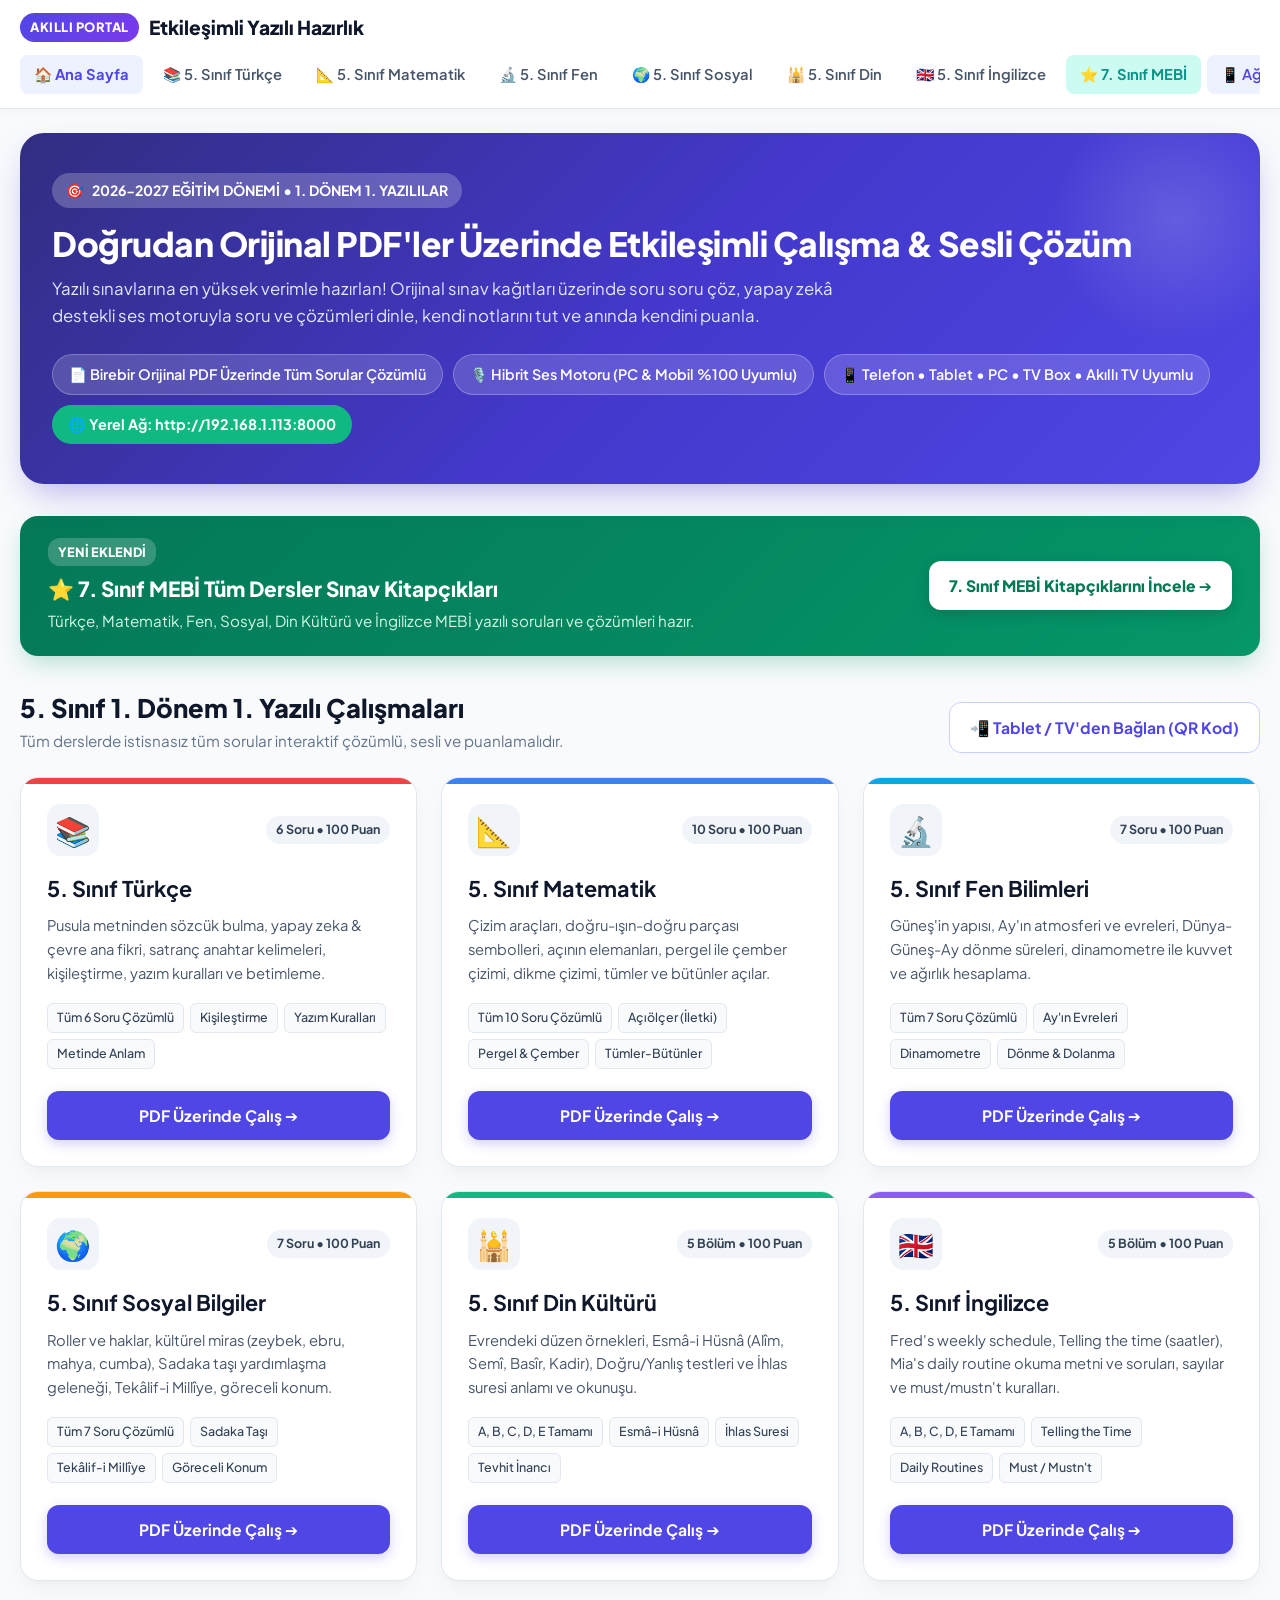
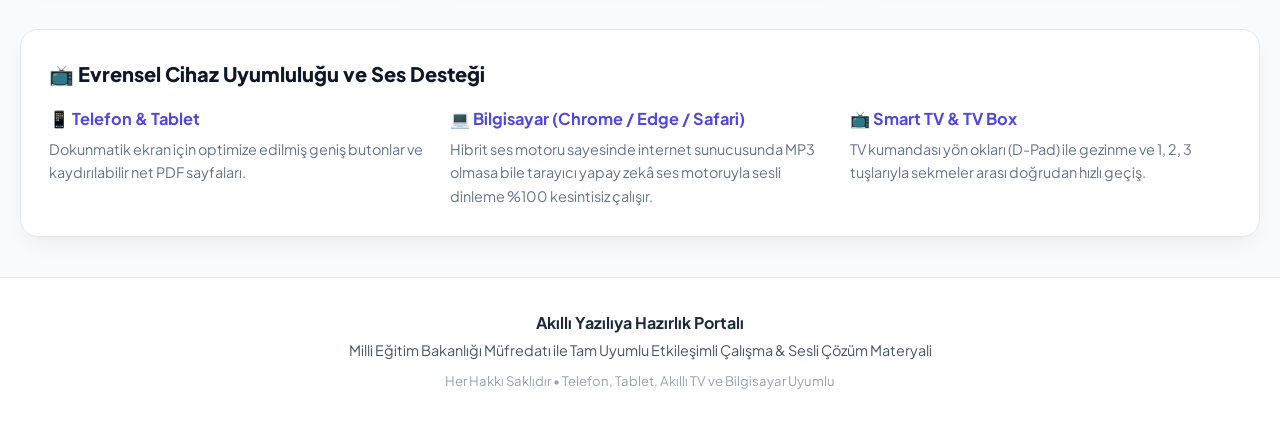
<file: index.html>
<!DOCTYPE html>
<html lang="tr">
<head>
  <meta charset="UTF-8">
  <meta name="viewport" content="width=device-width, initial-scale=1.0">
  <title>5. Sınıf & 7. Sınıf Akıllı Yazılıya Hazırlık Portalı</title>
  <link rel="stylesheet" href="assets/css/style.css">
  <link rel="preconnect" href="https://fonts.googleapis.com">
  <link rel="preconnect" href="https://fonts.gstatic.com" crossorigin>
  <link href="https://fonts.googleapis.com/css2?family=Plus+Jakarta+Sans:wght@400;500;600;700;800&display=swap" rel="stylesheet">
  <style>
    body {
      font-family: 'Plus Jakarta Sans', system-ui, sans-serif;
    }
  </style>
</head>
<body>

  <!-- Top Sticky Header -->
  <header class="site-header">
    <div class="nav-bar">
      <a href="index.html" class="brand-link">
        <span class="brand-badge">AKILLI PORTAL</span>
        <span>Etkileşimli Yazılı Hazırlık</span>
      </a>
      <nav class="nav-links">
        <a href="index.html" class="nav-link active">🏠 Ana Sayfa</a>
        <a href="turkce.html" class="nav-link">📚 5. Sınıf Türkçe</a>
        <a href="matematik.html" class="nav-link">📐 5. Sınıf Matematik</a>
        <a href="fen-bilimleri.html" class="nav-link">🔬 5. Sınıf Fen</a>
        <a href="sosyal-bilgiler.html" class="nav-link">🌍 5. Sınıf Sosyal</a>
        <a href="din-kulturu.html" class="nav-link">🕌 5. Sınıf Din</a>
        <a href="ingilizce.html" class="nav-link">🇬🇧 5. Sınıf İngilizce</a>
        <a href="mebi-sorulari.html" class="nav-link" style="color: #0d9488; background: #ccfbf1; font-weight: 700;">⭐ 7. Sınıf MEBİ</a>
        <a href="qr_giris.html" class="nav-link" style="color: #4f46e5; background: #eef2ff;">📱 Ağ / TV Giriş</a>
      </nav>
    </div>
  </header>

  <main class="container">
    
    <!-- Hero Section -->
    <section class="hero">
      <div style="display: inline-flex; align-items: center; gap: 8px; background: rgba(255,255,255,0.22); padding: 6px 14px; border-radius: 20px; font-size: 0.88rem; font-weight: 700; margin-bottom: 14px;">
        <span>🎯</span> 2026-2027 EĞİTİM DÖNEMİ • 1. DÖNEM 1. YAZILILAR
      </div>
      <h1>Doğrudan Orijinal PDF'ler Üzerinde Etkileşimli Çalışma & Sesli Çözüm</h1>
      <p>Yazılı sınavlarına en yüksek verimle hazırlan! Orijinal sınav kağıtları üzerinde soru soru çöz, yapay zekâ destekli ses motoruyla soru ve çözümleri dinle, kendi notlarını tut ve anında kendini puanla.</p>
      
      <div class="hero-stats">
        <div class="stat-pill">📄 Birebir Orijinal PDF Üzerinde Tüm Sorular Çözümlü</div>
        <div class="stat-pill">🎙️ Hibrit Ses Motoru (PC & Mobil %100 Uyumlu)</div>
        <div class="stat-pill">📱 Telefon • Tablet • PC • TV Box • Akıllı TV Uyumlu</div>
        <div class="stat-pill network">🌐 Yerel Ağ: http://192.168.1.113:8000</div>
      </div>
    </section>

    <!-- MEBİ 7. Sınıf Özel Duyuru Bannerı -->
    <div style="background: linear-gradient(135deg, #047857 0%, #059669 100%); color: white; border-radius: 18px; padding: 22px 28px; margin-bottom: 32px; display: flex; justify-content: space-between; align-items: center; flex-wrap: wrap; gap: 16px; box-shadow: 0 10px 25px -5px rgba(5, 150, 105, 0.3);">
      <div>
        <div style="display: inline-block; background: rgba(255,255,255,0.2); padding: 4px 10px; border-radius: 12px; font-size: 0.8rem; font-weight: 800; margin-bottom: 6px;">YENİ EKLENDİ</div>
        <h3 style="font-size: 1.3rem; font-weight: 800; margin-bottom: 4px;">⭐ 7. Sınıf MEBİ Tüm Dersler Sınav Kitapçıkları</h3>
        <p style="font-size: 0.95rem; color: #d1fae5;">Türkçe, Matematik, Fen, Sosyal, Din Kültürü ve İngilizce MEBİ yazılı soruları ve çözümleri hazır.</p>
      </div>
      <a href="mebi-sorulari.html" class="btn-start" style="background: white; color: #047857; font-weight: 800; box-shadow: 0 4px 14px rgba(0,0,0,0.15);">
        7. Sınıf MEBİ Kitapçıklarını İncele ➔
      </a>
    </div>

    <!-- 5. Sınıf Başlık -->
    <div style="display: flex; justify-content: space-between; align-items: flex-end; margin-bottom: 24px; flex-wrap: wrap; gap: 12px;">
      <div>
        <h2 style="font-size: 1.6rem; color: #0f172a; font-weight: 800;">5. Sınıf 1. Dönem 1. Yazılı Çalışmaları</h2>
        <p style="color: #64748b; font-size: 0.95rem;">Tüm derslerde istisnasız tüm sorular interaktif çözümlü, sesli ve puanlamalıdır.</p>
      </div>
      <a href="qr_giris.html" class="btn-start" style="background: white; color: #4f46e5; border: 1px solid #c7d2fe; box-shadow: none;">
        📲 Tablet / TV'den Bağlan (QR Kod)
      </a>
    </div>

    <!-- 6 Subject Cards Grid -->
    <div class="subject-grid">
      
      <!-- TÜRKÇE -->
      <div class="subject-card theme-turkce">
        <div class="card-top">
          <div class="card-icon">📚</div>
          <span class="card-badge">6 Soru • 100 Puan</span>
        </div>
        <h3>5. Sınıf Türkçe</h3>
        <p>Pusula metninden sözcük bulma, yapay zeka & çevre ana fikri, satranç anahtar kelimeleri, kişileştirme, yazım kuralları ve betimleme.</p>
        <div class="topic-tags">
          <span class="tag">Tüm 6 Soru Çözümlü</span>
          <span class="tag">Kişileştirme</span>
          <span class="tag">Yazım Kuralları</span>
          <span class="tag">Metinde Anlam</span>
        </div>
        <a href="turkce.html" class="btn-start">PDF Üzerinde Çalış ➔</a>
      </div>

      <!-- MATEMATİK -->
      <div class="subject-card theme-mat">
        <div class="card-top">
          <div class="card-icon">📐</div>
          <span class="card-badge">10 Soru • 100 Puan</span>
        </div>
        <h3>5. Sınıf Matematik</h3>
        <p>Çizim araçları, doğru-ışın-doğru parçası sembolleri, açının elemanları, pergel ile çember çizimi, dikme çizimi, tümler ve bütünler açılar.</p>
        <div class="topic-tags">
          <span class="tag">Tüm 10 Soru Çözümlü</span>
          <span class="tag">Açıölçer (İletki)</span>
          <span class="tag">Pergel & Çember</span>
          <span class="tag">Tümler-Bütünler</span>
        </div>
        <a href="matematik.html" class="btn-start">PDF Üzerinde Çalış ➔</a>
      </div>

      <!-- FEN BİLİMLERİ -->
      <div class="subject-card theme-fen">
        <div class="card-top">
          <div class="card-icon">🔬</div>
          <span class="card-badge">7 Soru • 100 Puan</span>
        </div>
        <h3>5. Sınıf Fen Bilimleri</h3>
        <p>Güneş'in yapısı, Ay'ın atmosferi ve evreleri, Dünya-Güneş-Ay dönme süreleri, dinamometre ile kuvvet ve ağırlık hesaplama.</p>
        <div class="topic-tags">
          <span class="tag">Tüm 7 Soru Çözümlü</span>
          <span class="tag">Ay'ın Evreleri</span>
          <span class="tag">Dinamometre</span>
          <span class="tag">Dönme & Dolanma</span>
        </div>
        <a href="fen-bilimleri.html" class="btn-start">PDF Üzerinde Çalış ➔</a>
      </div>

      <!-- SOSYAL BİLGİLER -->
      <div class="subject-card theme-sosyal">
        <div class="card-top">
          <div class="card-icon">🌍</div>
          <span class="card-badge">7 Soru • 100 Puan</span>
        </div>
        <h3>5. Sınıf Sosyal Bilgiler</h3>
        <p>Roller ve haklar, kültürel miras (zeybek, ebru, mahya, cumba), Sadaka taşı yardımlaşma geleneği, Tekâlif-i Millîye, göreceli konum.</p>
        <div class="topic-tags">
          <span class="tag">Tüm 7 Soru Çözümlü</span>
          <span class="tag">Sadaka Taşı</span>
          <span class="tag">Tekâlif-i Millîye</span>
          <span class="tag">Göreceli Konum</span>
        </div>
        <a href="sosyal-bilgiler.html" class="btn-start">PDF Üzerinde Çalış ➔</a>
      </div>

      <!-- DİN KÜLTÜRÜ -->
      <div class="subject-card theme-din">
        <div class="card-top">
          <div class="card-icon">🕌</div>
          <span class="card-badge">5 Bölüm • 100 Puan</span>
        </div>
        <h3>5. Sınıf Din Kültürü</h3>
        <p>Evrendeki düzen örnekleri, Esmâ-i Hüsnâ (Alîm, Semî, Basîr, Kadir), Doğru/Yanlış testleri ve İhlas suresi anlamı ve okunuşu.</p>
        <div class="topic-tags">
          <span class="tag">A, B, C, D, E Tamamı</span>
          <span class="tag">Esmâ-i Hüsnâ</span>
          <span class="tag">İhlas Suresi</span>
          <span class="tag">Tevhit İnancı</span>
        </div>
        <a href="din-kulturu.html" class="btn-start">PDF Üzerinde Çalış ➔</a>
      </div>

      <!-- İNGİLİZCE -->
      <div class="subject-card theme-ingilizce">
        <div class="card-top">
          <div class="card-icon">🇬🇧</div>
          <span class="card-badge">5 Bölüm • 100 Puan</span>
        </div>
        <h3>5. Sınıf İngilizce</h3>
        <p>Fred's weekly schedule, Telling the time (saatler), Mia's daily routine okuma metni ve soruları, sayılar ve must/mustn't kuralları.</p>
        <div class="topic-tags">
          <span class="tag">A, B, C, D, E Tamamı</span>
          <span class="tag">Telling the Time</span>
          <span class="tag">Daily Routines</span>
          <span class="tag">Must / Mustn't</span>
        </div>
        <a href="ingilizce.html" class="btn-start">PDF Üzerinde Çalış ➔</a>
      </div>

    </div>

    <!-- Cihaz Uyumluluğu Rehberi -->
    <div style="background: white; border-radius: 18px; padding: 28px; border: 1px solid #e2e8f0; margin-bottom: 40px; box-shadow: var(--card-shadow);">
      <h3 style="font-size: 1.25rem; color: #0f172a; margin-bottom: 16px; font-weight: 800;">📺 Evrensel Cihaz Uyumluluğu ve Ses Desteği</h3>
      <div style="display: grid; grid-template-columns: repeat(auto-fit, minmax(240px, 1fr)); gap: 20px;">
        <div>
          <h4 style="font-size: 1.02rem; color: #4f46e5; margin-bottom: 6px;">📱 Telefon & Tablet</h4>
          <p style="font-size: 0.9rem; color: #64748b;">Dokunmatik ekran için optimize edilmiş geniş butonlar ve kaydırılabilir net PDF sayfaları.</p>
        </div>
        <div>
          <h4 style="font-size: 1.02rem; color: #4f46e5; margin-bottom: 6px;">💻 Bilgisayar (Chrome / Edge / Safari)</h4>
          <p style="font-size: 0.9rem; color: #64748b;">Hibrit ses motoru sayesinde internet sunucusunda MP3 olmasa bile tarayıcı yapay zekâ ses motoruyla sesli dinleme %100 kesintisiz çalışır.</p>
        </div>
        <div>
          <h4 style="font-size: 1.02rem; color: #4f46e5; margin-bottom: 6px;">📺 Smart TV & TV Box</h4>
          <p style="font-size: 0.9rem; color: #64748b;">TV kumandası yön okları (D-Pad) ile gezinme ve 1, 2, 3 tuşlarıyla sekmeler arası doğrudan hızlı geçiş.</p>
        </div>
      </div>
    </div>

  </main>

  <!-- Site Footer -->
  <footer class="site-footer">
    <div class="container">
      <p style="font-weight: 700; color: #1e293b; font-size: 1rem;">Akıllı Yazılıya Hazırlık Portalı</p>
      <p style="margin-top: 4px;">Milli Eğitim Bakanlığı Müfredatı ile Tam Uyumlu Etkileşimli Çalışma & Sesli Çözüm Materyali</p>
      <p style="margin-top: 8px; font-size: 0.82rem; color: #94a3b8;">Her Hakkı Saklıdır • Telefon, Tablet, Akıllı TV ve Bilgisayar Uyumlu</p>
    </div>
  </footer>

</body>
</html>
</file>
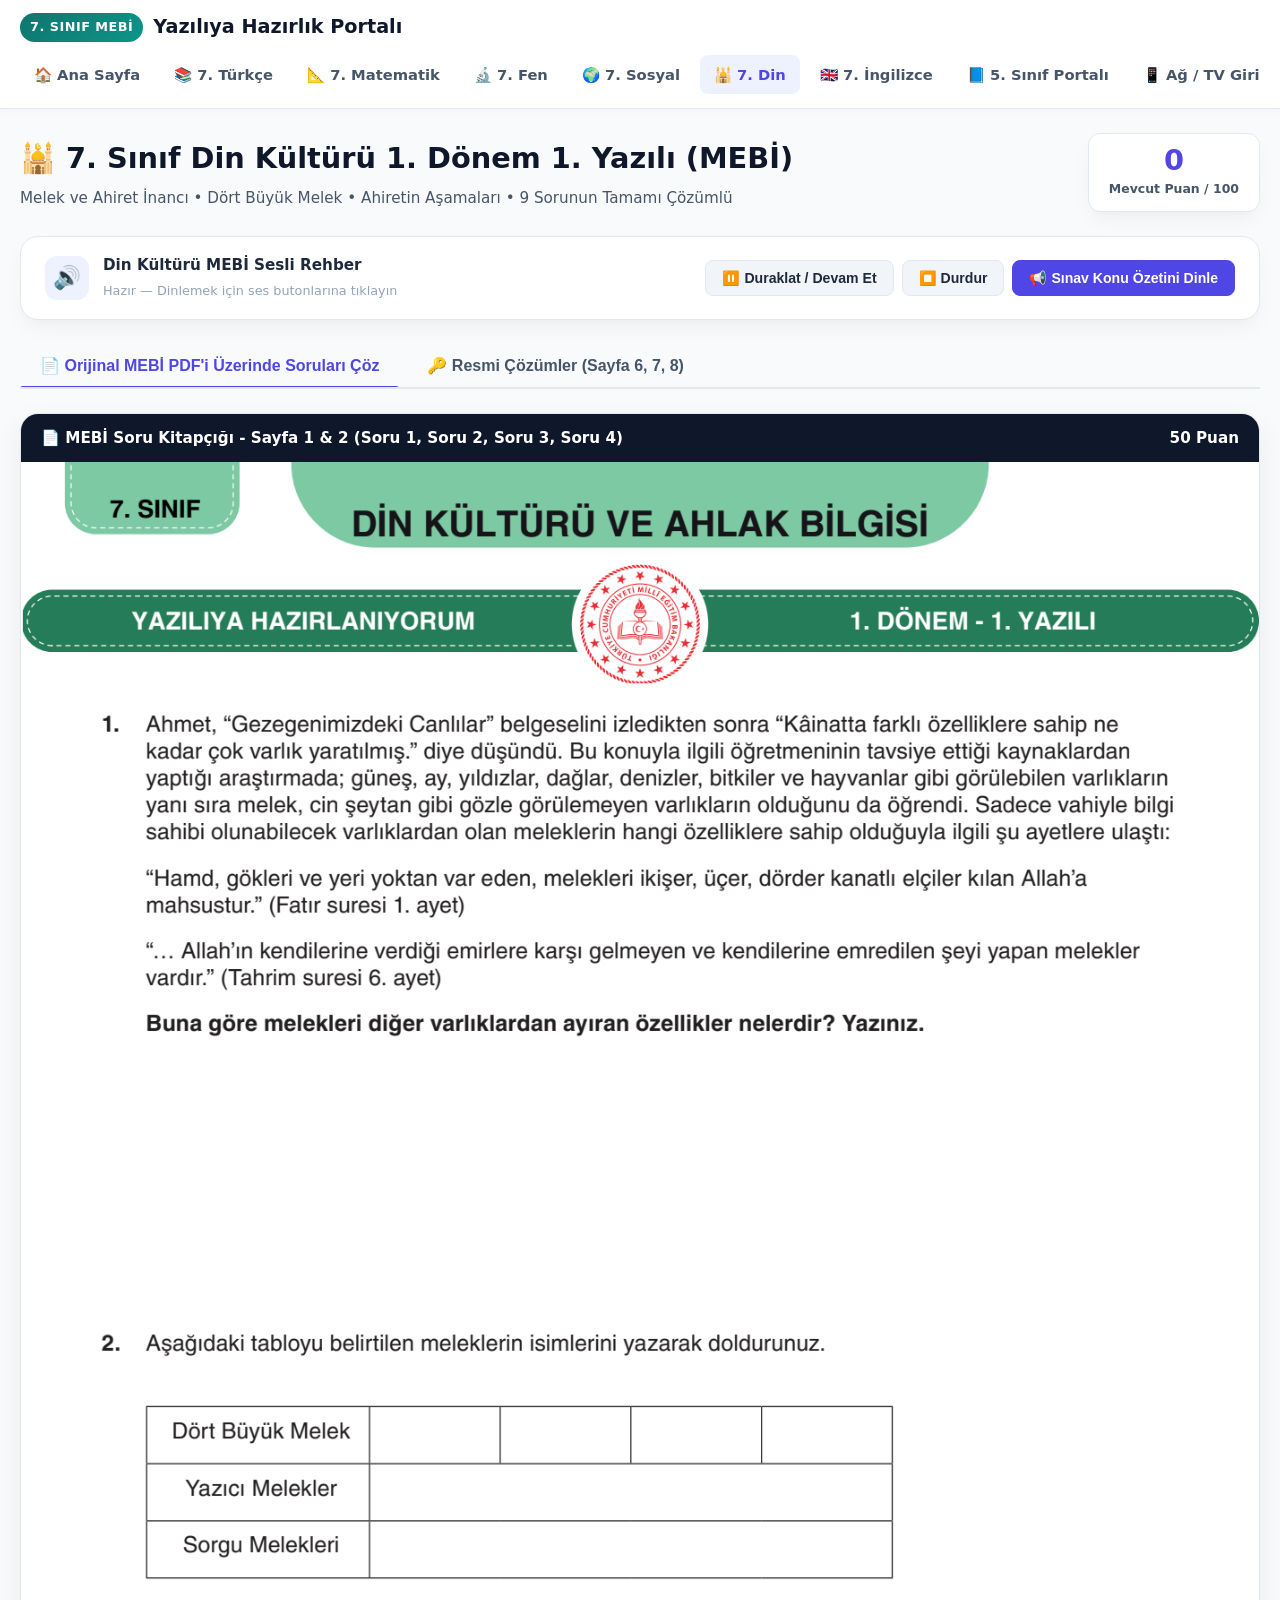
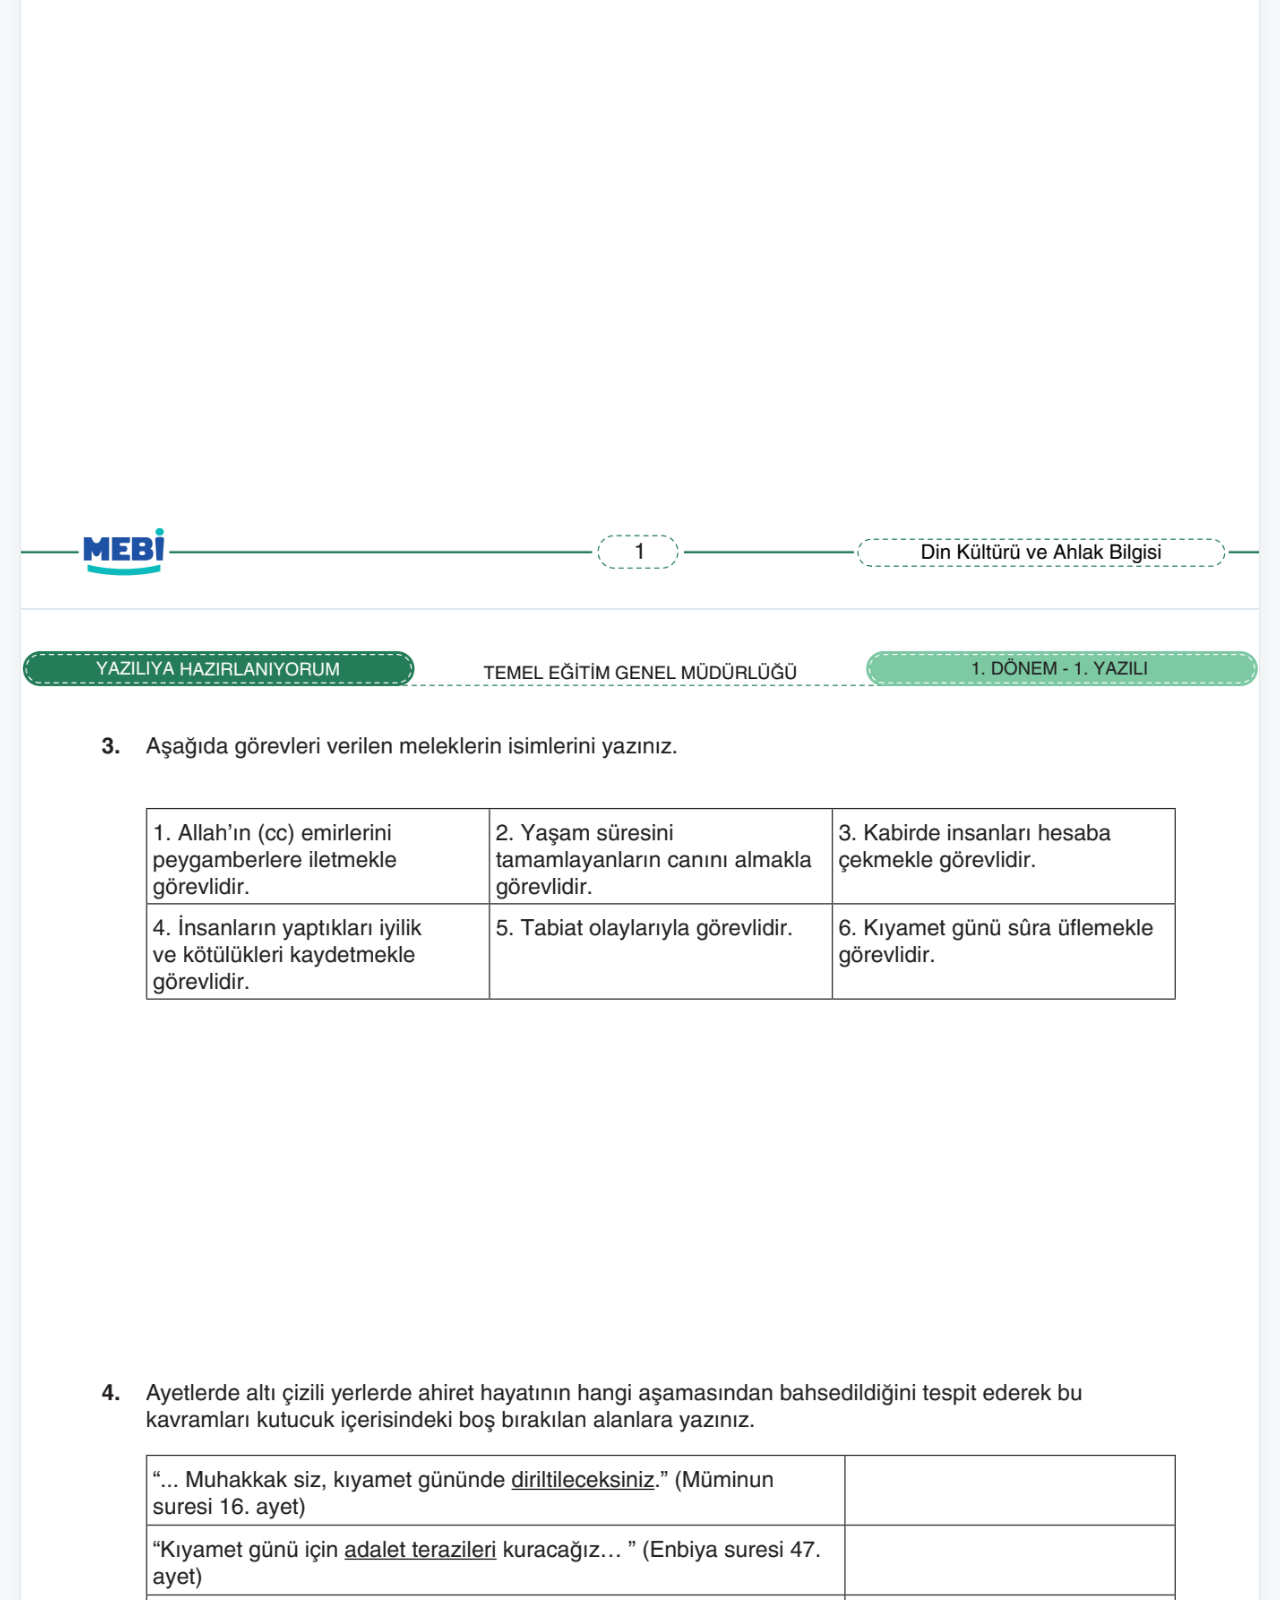
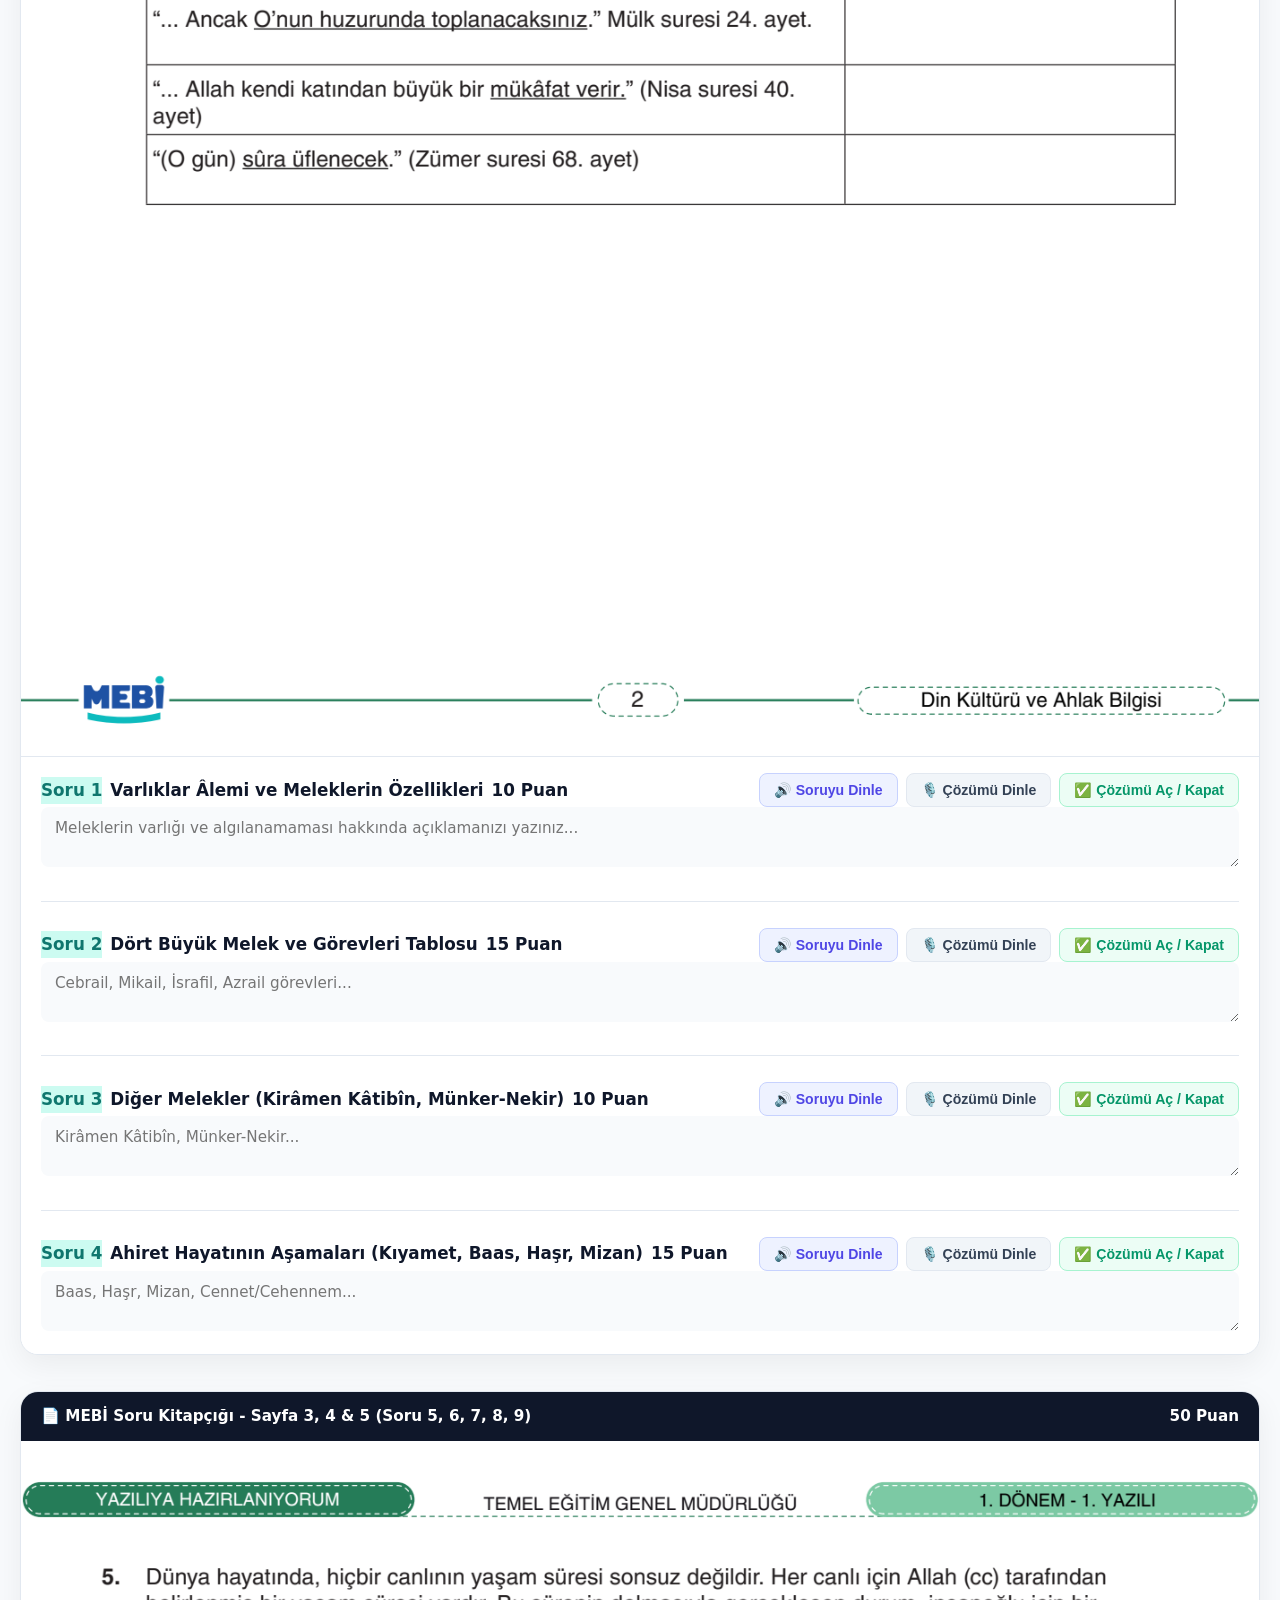
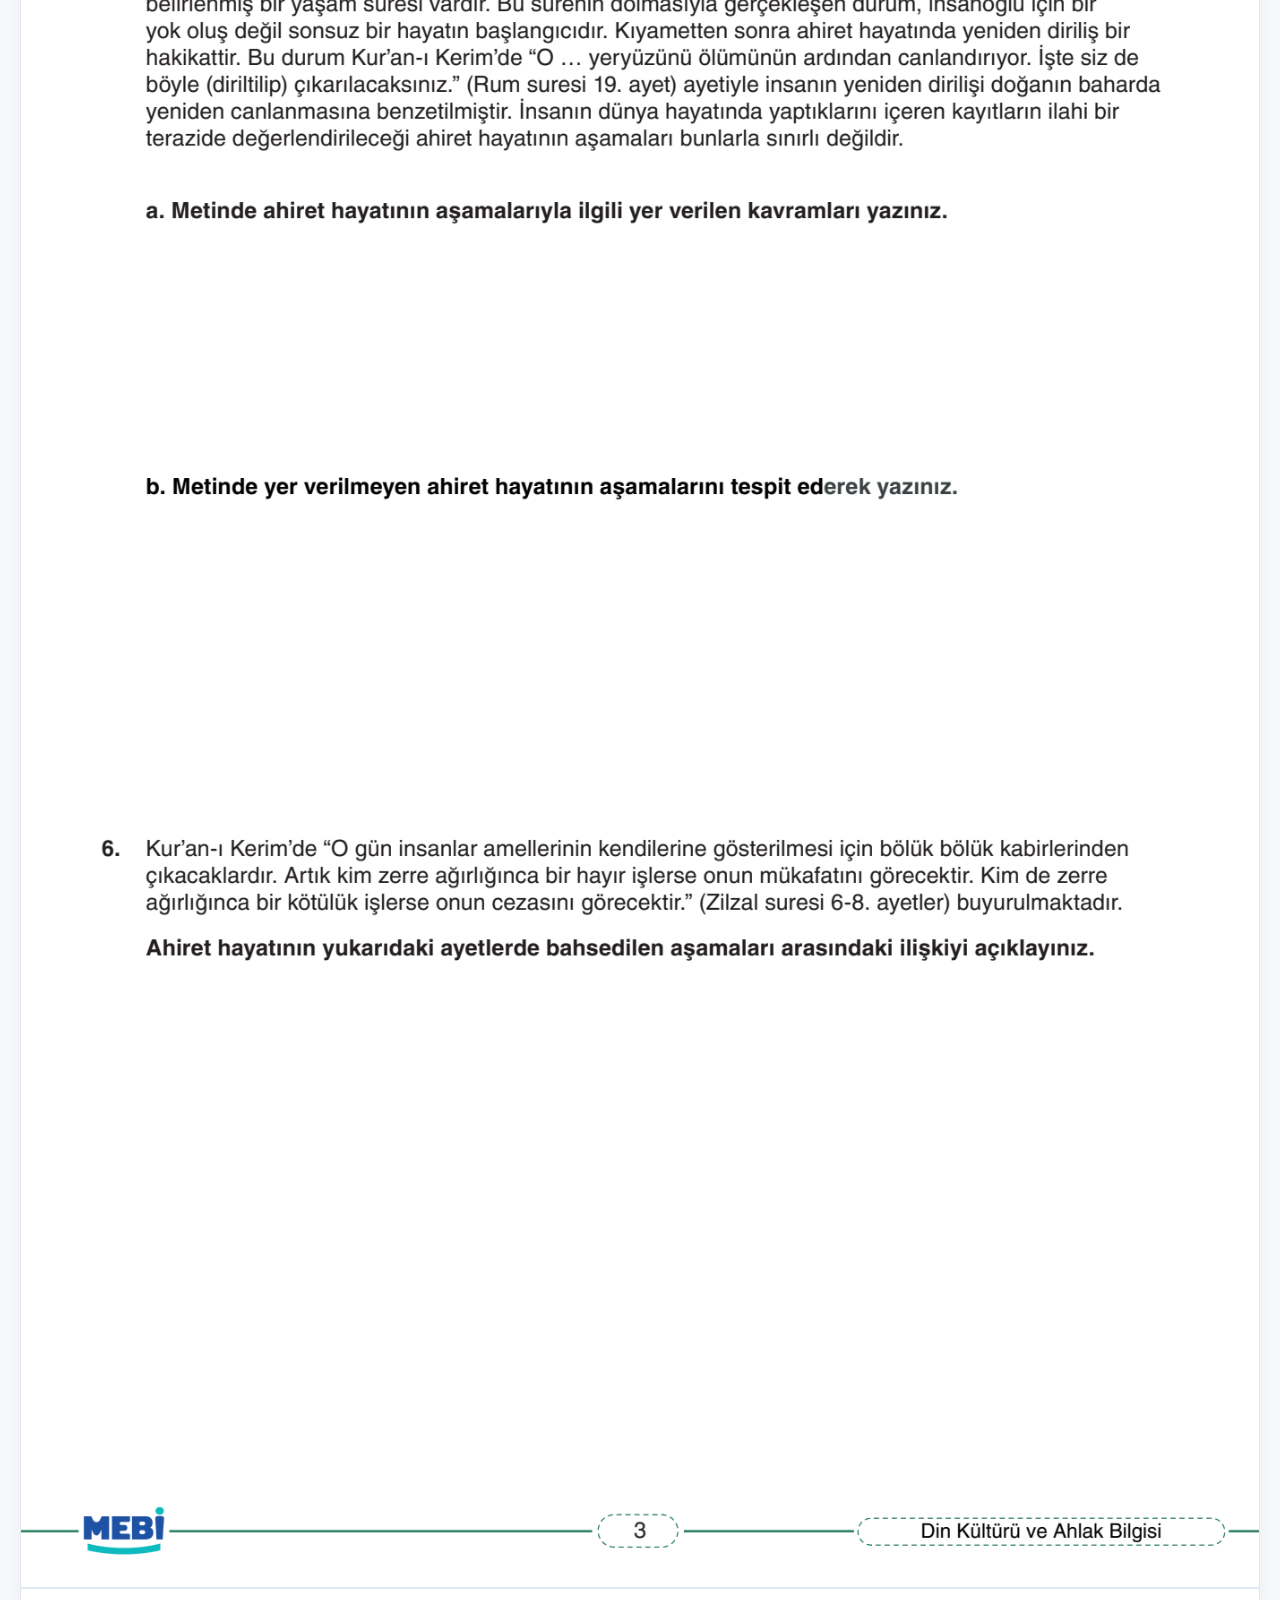
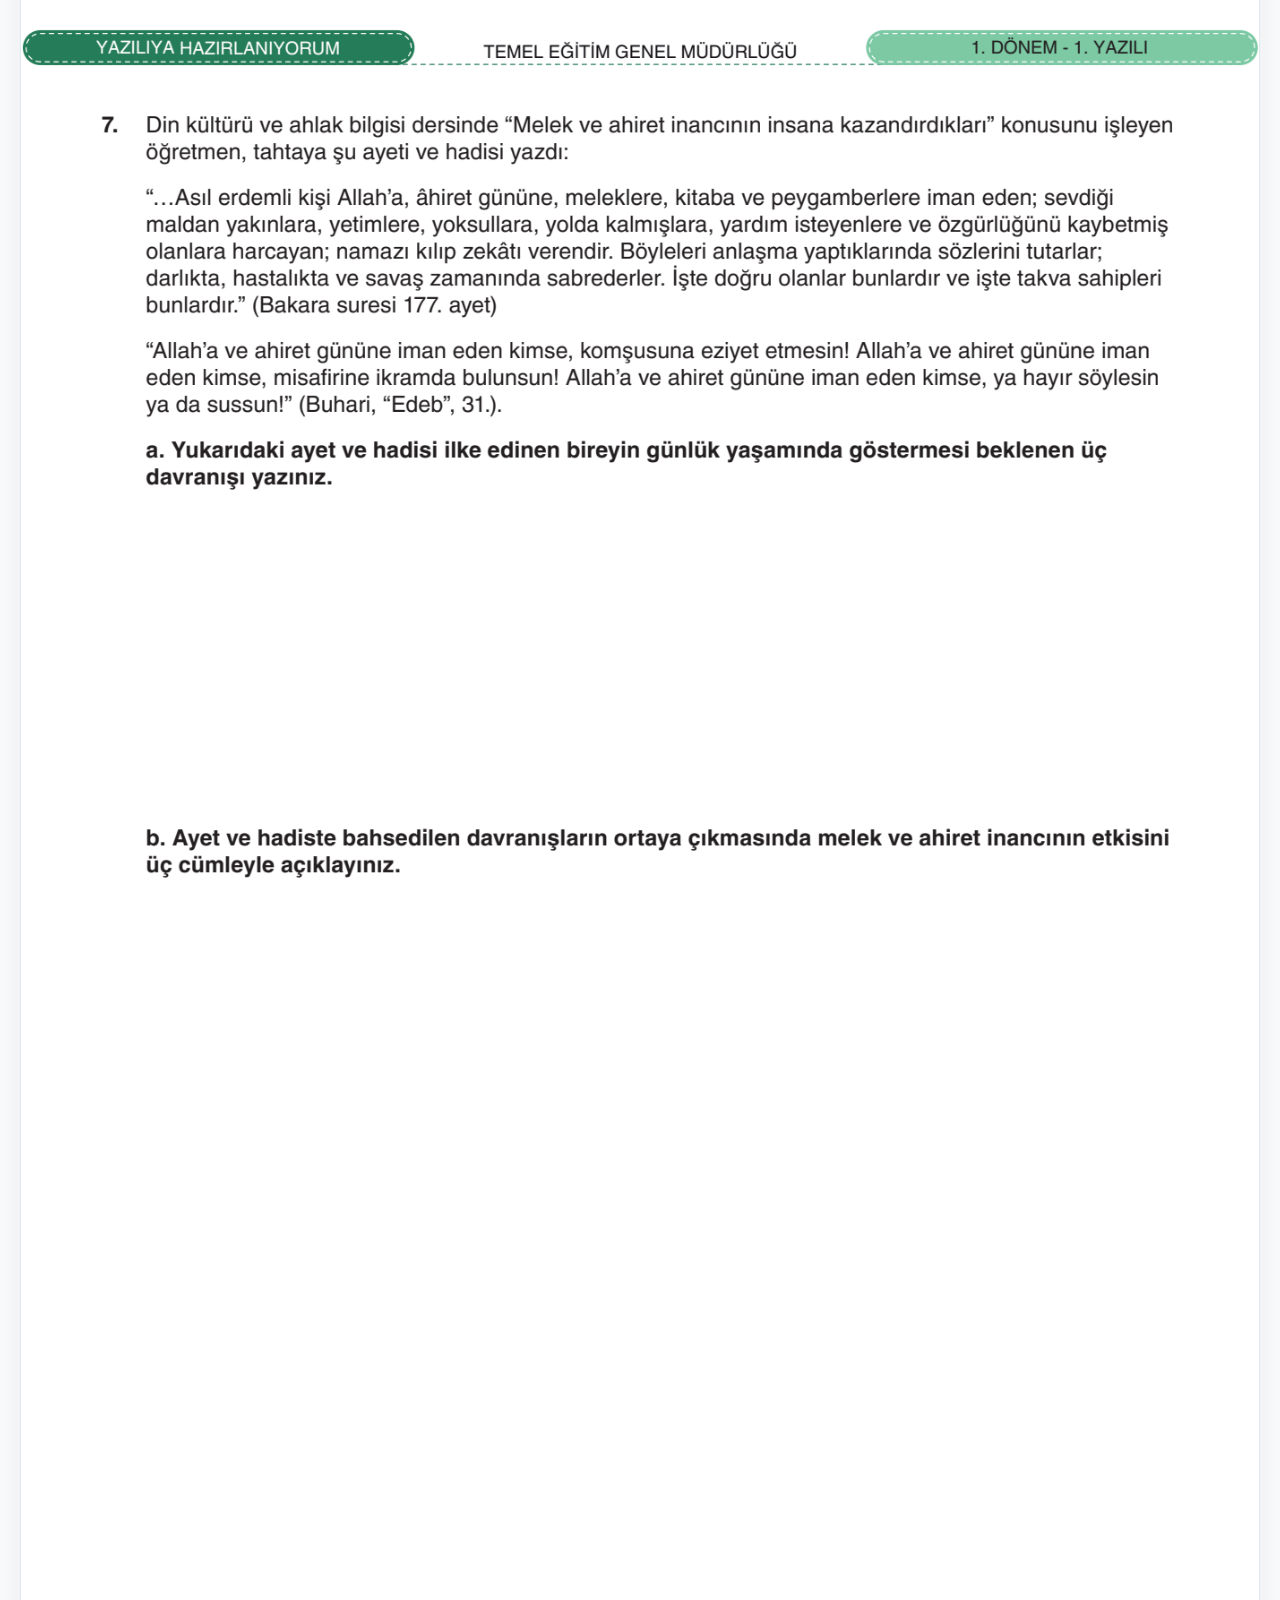
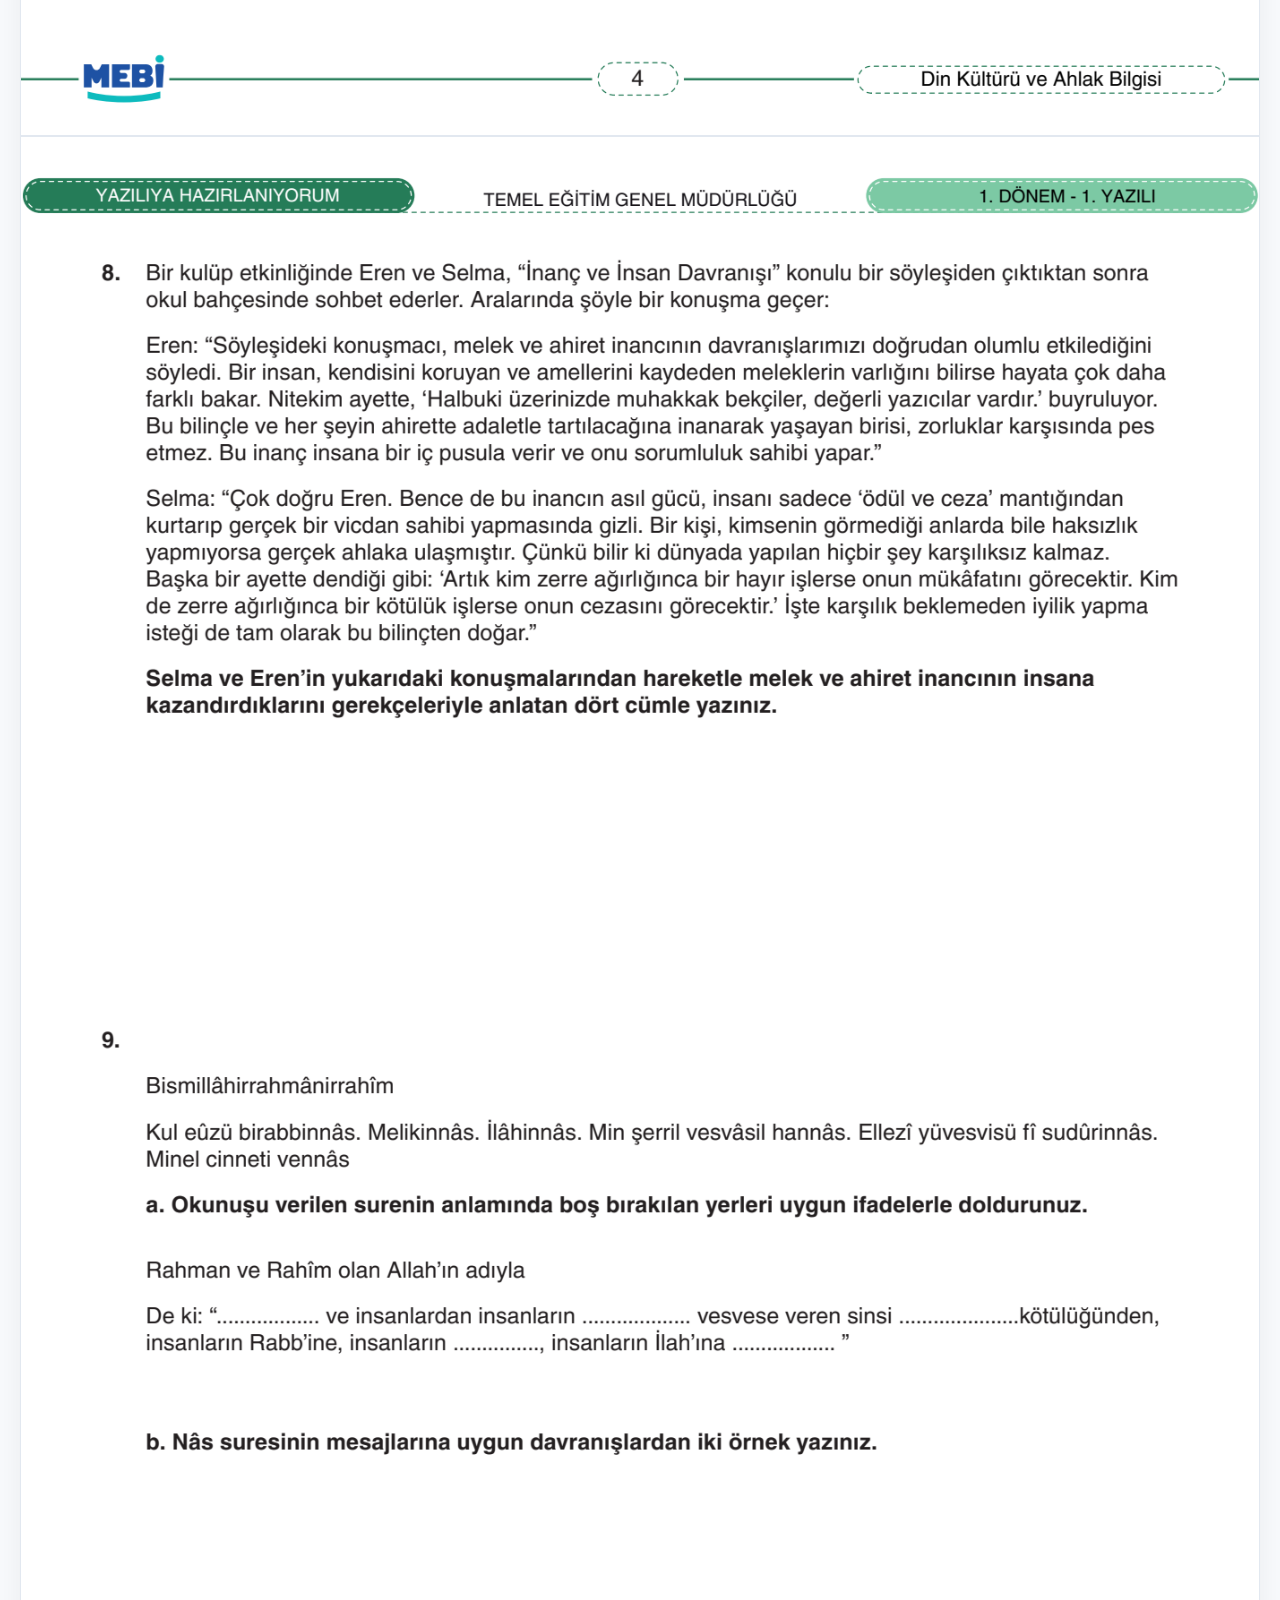
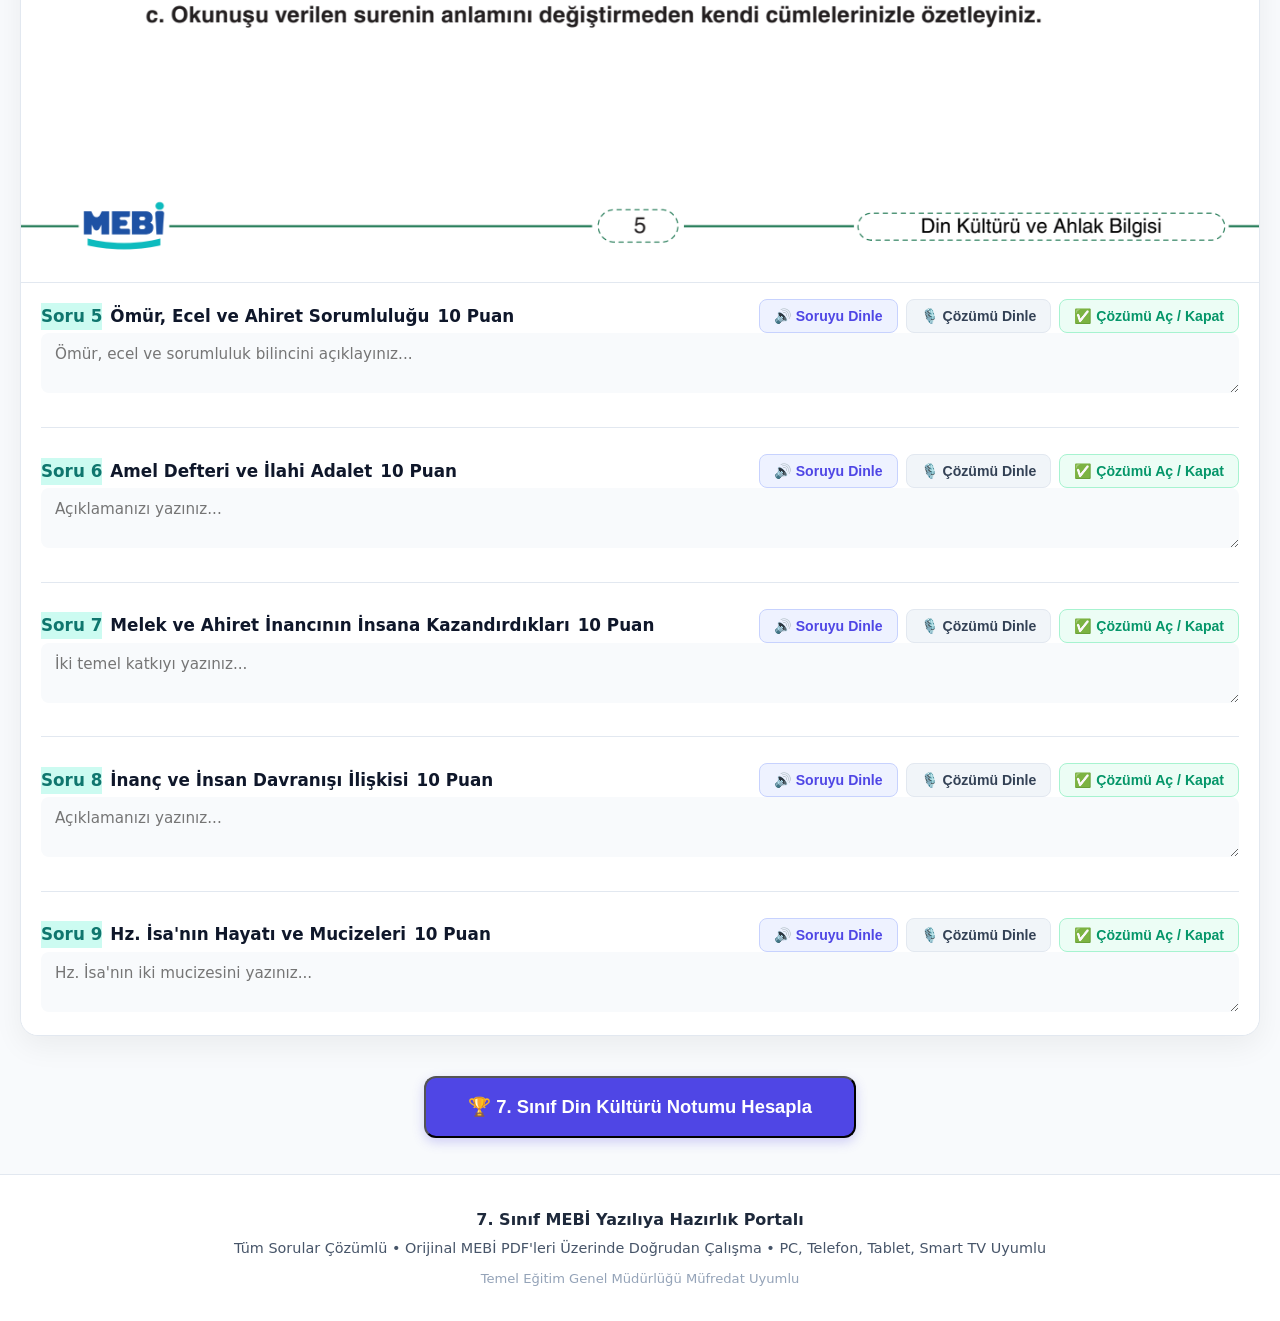
<file: 7-din-kulturu.html>
<!DOCTYPE html>
<html lang="tr">
<head>
  <meta charset="UTF-8">
  <meta name="viewport" content="width=device-width, initial-scale=1.0">
  <title>7. Sınıf Din Kültürü 1. Dönem 1. Yazılı - MEBİ Soruları ve Çözümleri</title>
  <link rel="stylesheet" href="assets/css/style.css">
  <link rel="preconnect" href="https://fonts.googleapis.com">
  <link rel="preconnect" href="https://fonts.gstatic.com" crossorigin>
  <link href="https://fonts.googleapis.com/css2?family=Plus+Jakarta+Sans:wght@400;500;600;700;800&display=swap" rel="stylesheet">
</head>
<body class="theme-din">
  
    <header class="site-header">
      <div class="nav-bar">
        <a href="index.html" class="brand-link">
          <span class="brand-badge" style="background: linear-gradient(135deg, #0f766e, #0d9488);">7. SINIF MEBİ</span>
          <span>Yazılıya Hazırlık Portalı</span>
        </a>
        <nav class="nav-links">
          <a href="index.html" class="nav-link">🏠 Ana Sayfa</a>
<a href="7-turkce.html" class="nav-link">📚 7. Türkçe</a>
<a href="7-matematik.html" class="nav-link">📐 7. Matematik</a>
<a href="7-fen-bilimleri.html" class="nav-link">🔬 7. Fen</a>
<a href="7-sosyal-bilgiler.html" class="nav-link">🌍 7. Sosyal</a>
<a href="7-din-kulturu.html" class="nav-link active">🕌 7. Din</a>
<a href="7-ingilizce.html" class="nav-link">🇬🇧 7. İngilizce</a>
<a href="turkce.html" class="nav-link">📘 5. Sınıf Portalı</a>
<a href="qr_giris.html" class="nav-link">📱 Ağ / TV Giriş</a>

        </nav>
      </div>
    </header>
    

  <main class="container">
    <div class="lesson-header">
      <div class="lesson-info">
        <h1><span>🕌</span> 7. Sınıf Din Kültürü 1. Dönem 1. Yazılı (MEBİ)</h1>
        <p>Melek ve Ahiret İnancı • Dört Büyük Melek • Ahiretin Aşamaları • 9 Sorunun Tamamı Çözümlü</p>
      </div>
      <div class="score-box">
        <div class="score-val" id="currentScoreVal">0</div>
        <div class="score-lbl">Mevcut Puan / 100</div>
      </div>
    </div>

    <!-- Audio Player Bar -->
    <div class="audio-bar">
      <div class="audio-bar-info">
        <div class="audio-icon-pulse">🔊</div>
        <div>
          <strong style="display:block; font-size:0.95rem;">Din Kültürü MEBİ Sesli Rehber</strong>
          <span id="audioStatusText" style="font-size:0.8rem; color:#94a3b8;">Hazır — Dinlemek için ses butonlarına tıklayın</span>
        </div>
      </div>
      <div class="audio-controls">
        <button class="btn-audio" onclick="portalApp.pauseSpeech()">⏸️ Duraklat / Devam Et</button>
        <button class="btn-audio" onclick="portalApp.stopSpeech()">⏹️ Durdur</button>
        <button class="btn-audio primary" onclick="portalApp.speakText('7. Sınıf Din Kültürü 1. Dönem 1. Yazılı MEBİ Konu Özeti. Varlıklar alemi ve melekler, dört büyük melek Cebrail, Mikail, İsrafil ve Azrail, Kiramen Katibin ve Münker Nekir melekleri, ahiret hayatının aşamaları ölüm, kıyamet, baas, haşr, mizan, cennet ve cehennem ile ahiret inancının insan davranışlarına etkisi sınavın temel konularıdır.')">📢 Sınav Konu Özetini Dinle</button>
      </div>
    </div>

    <!-- Tabs -->
    <div class="tabs-nav">
      <button class="tab-btn active" data-tab="pdf-pane">📄 Orijinal MEBİ PDF'i Üzerinde Soruları Çöz</button>
      <button class="tab-btn" data-tab="answer-key-pane">🔑 Resmi Çözümler (Sayfa 6, 7, 8)</button>
    </div>

    <!-- TAB 1: WORKBENCH -->
    <div id="pdf-pane" class="tab-pane active">
      <div class="interactive-pdf-container">
        
        <!-- Sayfa 1 & 2 -->
        <div class="pdf-interactive-page">
          <div class="page-banner"><span>📄 MEBİ Soru Kitapçığı - Sayfa 1 & 2 (Soru 1, Soru 2, Soru 3, Soru 4)</span><span>50 Puan</span></div>
          <div class="pdf-image-wrap"><img src="assets/pdf_pages/din_mebi/page_1.png" alt="Din Sayfa 1" loading="eager"></div>
          <div class="pdf-image-wrap" style="border-top:2px solid #e2e8f0;"><img src="assets/pdf_pages/din_mebi/page_2.png" alt="Din Sayfa 2" loading="lazy"></div>
          <div class="pdf-question-controls">
    <div class="q-strip" id="q_strip_7_1">
      <div class="q-strip-header">
        <div class="q-strip-title">
          <span class="q-num-badge" style="background:#ccfbf1; color:#0f766e;">Soru 1</span>
          <strong>Varlıklar Âlemi ve Meleklerin Özellikleri</strong>
          <span class="q-pts-pill">10 Puan</span>
        </div>
        <div class="q-strip-actions">
          <button class="btn-q-action audio-play" onclick="portalApp.playAudio('din7_q1.mp3', 'q_strip_7_1', 'Soru 1. Ahmet\'in düşüncesinden hareketle meleklerin varlığı ve duyu organlarıyla algılanamaması durumunu açıklayınız.')">🔊 Soruyu Dinle</button>
          <button class="btn-q-action audio-sol" onclick="portalApp.playAudio('din7_sol1.mp3', 'q_strip_7_1', 'Soru 1 çözümü. Melekler gözle görülemeyen nurani varlıklardır. Varlıkları vahiy yoluyla yani Kuran ve peygamberimizin bildirmesiyle bilinir.')">🎙️ Çözümü Dinle</button>
          <button class="btn-q-action solution-btn" onclick="portalApp.toggleSolution('sol_reveal_7_1')">✅ Çözümü Aç / Kapat</button>
        </div>
      </div>
      <textarea class="student-input-box" placeholder="Meleklerin varlığı ve algılanamaması hakkında açıklamanızı yazınız..."></textarea>
      <div id="sol_reveal_7_1" class="q-solution-reveal">
        <div class="sol-title">📌 MEBİ Resmi Öğretmen Çözümü & Model Yanıt:</div>
        <div class="sol-body"><strong>Meleklerin Özellikleri:</strong><br>Melekler duyu organlarımızla (göz, kulak vb.) algılanamayan, nurdan yaratılmış ruhani varlıklardır. Gözle görülememeleri onların yok olduğu anlamına gelmez; akıl, rüzgar ve elektrik gibi meleklerin varlığını da Allah'ın peygamberleri aracılığıyla bildirdiği vahiy sayesinde kesin olarak biliriz.</div>
        <div class="self-grading">
          <span>Puanlama:</span>
          <button class="grade-btn full" onclick="portalApp.gradeQuestion('q7_1', 10, 10, this)">10 Puan (Tam Doğru)</button>
          <button class="grade-btn half" onclick="portalApp.gradeQuestion('q7_1', 10, 5, this)">5 Puan (Kısmi)</button>
          <button class="grade-btn zero" onclick="portalApp.gradeQuestion('q7_1', 10, 0, this)">0 Puan</button>
        </div>
      </div>
    </div>
    <hr style="border:none; border-top:1px solid #e2e8f0; margin:14px 0;">
    <div class="q-strip" id="q_strip_7_2">
      <div class="q-strip-header">
        <div class="q-strip-title">
          <span class="q-num-badge" style="background:#ccfbf1; color:#0f766e;">Soru 2</span>
          <strong>Dört Büyük Melek ve Görevleri Tablosu</strong>
          <span class="q-pts-pill">15 Puan</span>
        </div>
        <div class="q-strip-actions">
          <button class="btn-q-action audio-play" onclick="portalApp.playAudio('din7_q2.mp3', 'q_strip_7_2', 'Soru 2. Dört büyük meleğin isimlerini ve görevlerini yazınız.')">🔊 Soruyu Dinle</button>
          <button class="btn-q-action audio-sol" onclick="portalApp.playAudio('din7_sol2.mp3', 'q_strip_7_2', 'Soru 2 çözümü. Cebrail vahiy getirmekle, Mikail tabiat olaylarını düzenlemekle, İsrafil sura üflemekle, Azrail ise eceli gelen canlıların canını almakla görevlidir.')">🎙️ Çözümü Dinle</button>
          <button class="btn-q-action solution-btn" onclick="portalApp.toggleSolution('sol_reveal_7_2')">✅ Çözümü Aç / Kapat</button>
        </div>
      </div>
      <textarea class="student-input-box" placeholder="Cebrail, Mikail, İsrafil, Azrail görevleri..."></textarea>
      <div id="sol_reveal_7_2" class="q-solution-reveal">
        <div class="sol-title">📌 MEBİ Resmi Öğretmen Çözümü & Model Yanıt:</div>
        <div class="sol-body">• <strong>Cebrail (a.s.):</strong> Allah'ın emir ve vahiylerini peygamberlere iletmekle görevlidir.<br>• <strong>Mikâil (a.s.):</strong> Yağmur, rüzgâr gibi tabiat olaylarını ve rızıkları idare etmekle görevlidir.<br>• <strong>İsrâfil (a.s.):</strong> Kıyamet günü ve yeniden dirilişte Sûr borusuna üflemekle görevlidir.<br>• <strong>Azrâil (a.s.):</strong> Eceli gelen canlıların ruhunu teslim almakla görevlidir.</div>
        <div class="self-grading">
          <span>Puanlama:</span>
          <button class="grade-btn full" onclick="portalApp.gradeQuestion('q7_2', 15, 15, this)">15 Puan (Tam Doğru)</button>
          <button class="grade-btn half" onclick="portalApp.gradeQuestion('q7_2', 15, 7, this)">7 Puan (Kısmi)</button>
          <button class="grade-btn zero" onclick="portalApp.gradeQuestion('q7_2', 15, 0, this)">0 Puan</button>
        </div>
      </div>
    </div>
    <hr style="border:none; border-top:1px solid #e2e8f0; margin:14px 0;">
    <div class="q-strip" id="q_strip_7_3">
      <div class="q-strip-header">
        <div class="q-strip-title">
          <span class="q-num-badge" style="background:#ccfbf1; color:#0f766e;">Soru 3</span>
          <strong>Diğer Melekler (Kirâmen Kâtibîn, Münker-Nekir)</strong>
          <span class="q-pts-pill">10 Puan</span>
        </div>
        <div class="q-strip-actions">
          <button class="btn-q-action audio-play" onclick="portalApp.playAudio('din7_q3.mp3', 'q_strip_7_3', 'Soru 3. Kabirde sorgu yapan ve insanların amellerini yazan meleklerin adlarını yazınız.')">🔊 Soruyu Dinle</button>
          <button class="btn-q-action audio-sol" onclick="portalApp.playAudio('din7_sol3.mp3', 'q_strip_7_3', 'Soru 3 çözümü. İyilik ve kötülükleri yazan melekler Kiramen Katibin, kabirde sorgulayan melekler Münker ve Nekirdir.')">🎙️ Çözümü Dinle</button>
          <button class="btn-q-action solution-btn" onclick="portalApp.toggleSolution('sol_reveal_7_3')">✅ Çözümü Aç / Kapat</button>
        </div>
      </div>
      <textarea class="student-input-box" placeholder="Kirâmen Kâtibîn, Münker-Nekir..."></textarea>
      <div id="sol_reveal_7_3" class="q-solution-reveal">
        <div class="sol-title">📌 MEBİ Resmi Öğretmen Çözümü & Model Yanıt:</div>
        <div class="sol-body">• <strong>İnsanların sevap ve günahlarını kaydeden melekler:</strong> <strong>Kirâmen Kâtibîn</strong> (Yazıcı Melekler)<br>• <strong>Kabirde insanları sorguya çeken melekler:</strong> <strong>Münker ve Nekir</strong><br>• <strong>Cennet ve cehennem görevlisi melekler:</strong> Rıdvan (Cennet) ve Mâlik (Cehennem)</div>
        <div class="self-grading">
          <span>Puanlama:</span>
          <button class="grade-btn full" onclick="portalApp.gradeQuestion('q7_3', 10, 10, this)">10 Puan (Tam Doğru)</button>
          <button class="grade-btn half" onclick="portalApp.gradeQuestion('q7_3', 10, 5, this)">5 Puan (Kısmi)</button>
          <button class="grade-btn zero" onclick="portalApp.gradeQuestion('q7_3', 10, 0, this)">0 Puan</button>
        </div>
      </div>
    </div>
    <hr style="border:none; border-top:1px solid #e2e8f0; margin:14px 0;">
    <div class="q-strip" id="q_strip_7_4">
      <div class="q-strip-header">
        <div class="q-strip-title">
          <span class="q-num-badge" style="background:#ccfbf1; color:#0f766e;">Soru 4</span>
          <strong>Ahiret Hayatının Aşamaları (Kıyamet, Baas, Haşr, Mizan)</strong>
          <span class="q-pts-pill">15 Puan</span>
        </div>
        <div class="q-strip-actions">
          <button class="btn-q-action audio-play" onclick="portalApp.playAudio('din7_q4.mp3', 'q_strip_7_4', 'Soru 4. Ayetlerde bahsedilen ahiret aşamalarını tespit ediniz: Baas, Haşr, Mizan, Cennet ve Cehennem.')">🔊 Soruyu Dinle</button>
          <button class="btn-q-action audio-sol" onclick="portalApp.playAudio('din7_sol4.mp3', 'q_strip_7_4', 'Soru 4 çözümü. Kabirlerden çıkıp dirilme Baas, toplanma meydanı Mahşer ve Haşr, amellerin tartılması Mizan, amellere göre gidecek yer Cennet veya Cehennemdir.')">🎙️ Çözümü Dinle</button>
          <button class="btn-q-action solution-btn" onclick="portalApp.toggleSolution('sol_reveal_7_4')">✅ Çözümü Aç / Kapat</button>
        </div>
      </div>
      <textarea class="student-input-box" placeholder="Baas, Haşr, Mizan, Cennet/Cehennem..."></textarea>
      <div id="sol_reveal_7_4" class="q-solution-reveal">
        <div class="sol-title">📌 MEBİ Resmi Öğretmen Çözümü & Model Yanıt:</div>
        <div class="sol-body">• <strong>Ölümden sonra yeniden diriliş:</strong> <strong>Ba's (Yeniden Diriliş)</strong><br>• <strong>İnsanların toplanması ve toplanma yeri:</strong> <strong>Haşr ve Mahşer</strong><br>• <strong>Amellerin, sevap ve günahların tartıldığı ilahi adalet terazisi:</strong> <strong>Mîzan</strong><br>• <strong>Sorgu ve hesap sonrası ebedi kalış yerleri:</strong> <strong>Cennet veya Cehennem</strong></div>
        <div class="self-grading">
          <span>Puanlama:</span>
          <button class="grade-btn full" onclick="portalApp.gradeQuestion('q7_4', 15, 15, this)">15 Puan (Tam Doğru)</button>
          <button class="grade-btn half" onclick="portalApp.gradeQuestion('q7_4', 15, 7, this)">7 Puan (Kısmi)</button>
          <button class="grade-btn zero" onclick="portalApp.gradeQuestion('q7_4', 15, 0, this)">0 Puan</button>
        </div>
      </div>
    </div>
    </div>
        </div>

        <!-- Sayfa 3, 4, 5 -->
        <div class="pdf-interactive-page">
          <div class="page-banner"><span>📄 MEBİ Soru Kitapçığı - Sayfa 3, 4 & 5 (Soru 5, 6, 7, 8, 9)</span><span>50 Puan</span></div>
          <div class="pdf-image-wrap"><img src="assets/pdf_pages/din_mebi/page_3.png" alt="Din Sayfa 3" loading="lazy"></div>
          <div class="pdf-image-wrap" style="border-top:2px solid #e2e8f0;"><img src="assets/pdf_pages/din_mebi/page_4.png" alt="Din Sayfa 4" loading="lazy"></div>
          <div class="pdf-image-wrap" style="border-top:2px solid #e2e8f0;"><img src="assets/pdf_pages/din_mebi/page_5.png" alt="Din Sayfa 5" loading="lazy"></div>
          <div class="pdf-question-controls">
    <div class="q-strip" id="q_strip_7_5">
      <div class="q-strip-header">
        <div class="q-strip-title">
          <span class="q-num-badge" style="background:#ccfbf1; color:#0f766e;">Soru 5</span>
          <strong>Ömür, Ecel ve Ahiret Sorumluluğu</strong>
          <span class="q-pts-pill">10 Puan</span>
        </div>
        <div class="q-strip-actions">
          <button class="btn-q-action audio-play" onclick="portalApp.playAudio('din7_q5.mp3', 'q_strip_7_5', 'Soru 5. Canlıların yaşam süresinin sınırlı olması, ömür ve ecel kavramları ile ahiret bilinci ilişkisini açıklayınız.')">🔊 Soruyu Dinle</button>
          <button class="btn-q-action audio-sol" onclick="portalApp.playAudio('din7_sol5.mp3', 'q_strip_7_5', 'Soru 5 çözümü. Her canlının bir eceli vardır. Ömür bir emanettir. Ahirete inanan insan zamanını ve ömrünü faydalı amellerle değerlendirir.')">🎙️ Çözümü Dinle</button>
          <button class="btn-q-action solution-btn" onclick="portalApp.toggleSolution('sol_reveal_7_5')">✅ Çözümü Aç / Kapat</button>
        </div>
      </div>
      <textarea class="student-input-box" placeholder="Ömür, ecel ve sorumluluk bilincini açıklayınız..."></textarea>
      <div id="sol_reveal_7_5" class="q-solution-reveal">
        <div class="sol-title">📌 MEBİ Resmi Öğretmen Çözümü & Model Yanıt:</div>
        <div class="sol-body"><strong>Ömür, Ecel ve Sorumluluk:</strong><br>Her canlının Allah tarafından takdir edilmiş bir yaşam süresi (<strong>ömür</strong>) ve bu sürenin sona erdiği an (<strong>ecel</strong>) vardır. Ahiret inancına sahip birey, dünyanın geçici bir imtihan yeri olduğunu bilir; bu yüzden ömrünü güzel ahlakla, kul hakkından sakınarak ve topluma faydalı amellerle geçirir.</div>
        <div class="self-grading">
          <span>Puanlama:</span>
          <button class="grade-btn full" onclick="portalApp.gradeQuestion('q7_5', 10, 10, this)">10 Puan (Tam Doğru)</button>
          <button class="grade-btn half" onclick="portalApp.gradeQuestion('q7_5', 10, 5, this)">5 Puan (Kısmi)</button>
          <button class="grade-btn zero" onclick="portalApp.gradeQuestion('q7_5', 10, 0, this)">0 Puan</button>
        </div>
      </div>
    </div>
    <hr style="border:none; border-top:1px solid #e2e8f0; margin:14px 0;">
    <div class="q-strip" id="q_strip_7_6">
      <div class="q-strip-header">
        <div class="q-strip-title">
          <span class="q-num-badge" style="background:#ccfbf1; color:#0f766e;">Soru 6</span>
          <strong>Amel Defteri ve İlahi Adalet</strong>
          <span class="q-pts-pill">10 Puan</span>
        </div>
        <div class="q-strip-actions">
          <button class="btn-q-action audio-play" onclick="portalApp.playAudio('din7_q6.mp3', 'q_strip_7_6', 'Soru 6. İnsanların bölük bölük kabirlerinden çıkması ve amel defterlerinin verilmesi neyi ifade eder?')">🔊 Soruyu Dinle</button>
          <button class="btn-q-action audio-sol" onclick="portalApp.playAudio('din7_sol6.mp3', 'q_strip_7_6', 'Soru 6 çözümü. Kıyametten sonraki yeniden dirilişi yani baası ve herkesin dünyada yaptıklarının hesabını vereceği ilahi adaleti ifade eder.')">🎙️ Çözümü Dinle</button>
          <button class="btn-q-action solution-btn" onclick="portalApp.toggleSolution('sol_reveal_7_6')">✅ Çözümü Aç / Kapat</button>
        </div>
      </div>
      <textarea class="student-input-box" placeholder="Açıklamanızı yazınız..."></textarea>
      <div id="sol_reveal_7_6" class="q-solution-reveal">
        <div class="sol-title">📌 MEBİ Resmi Öğretmen Çözümü & Model Yanıt:</div>
        <div class="sol-body"><strong>Açıklama:</strong><br>İnsanların kabirlerinden çıkması <strong>yeniden dirilişi (ba's)</strong> simgeler. Herkesin dünyada yaptığı zerre kadar hayrın da şerrin de kaydedildiği <strong>amel defteri</strong> kendisine verilerek eksiksiz bir adaletle hesaba çekilecektir.</div>
        <div class="self-grading">
          <span>Puanlama:</span>
          <button class="grade-btn full" onclick="portalApp.gradeQuestion('q7_6', 10, 10, this)">10 Puan (Tam Doğru)</button>
          <button class="grade-btn half" onclick="portalApp.gradeQuestion('q7_6', 10, 5, this)">5 Puan (Kısmi)</button>
          <button class="grade-btn zero" onclick="portalApp.gradeQuestion('q7_6', 10, 0, this)">0 Puan</button>
        </div>
      </div>
    </div>
    <hr style="border:none; border-top:1px solid #e2e8f0; margin:14px 0;">
    <div class="q-strip" id="q_strip_7_7">
      <div class="q-strip-header">
        <div class="q-strip-title">
          <span class="q-num-badge" style="background:#ccfbf1; color:#0f766e;">Soru 7</span>
          <strong>Melek ve Ahiret İnancının İnsana Kazandırdıkları</strong>
          <span class="q-pts-pill">10 Puan</span>
        </div>
        <div class="q-strip-actions">
          <button class="btn-q-action audio-play" onclick="portalApp.playAudio('din7_q7.mp3', 'q_strip_7_7', 'Soru 7. Melek ve ahiret inancının bireyin davranışlarına ve iç huzuruna sağladığı iki katkıyı yazınız.')">🔊 Soruyu Dinle</button>
          <button class="btn-q-action audio-sol" onclick="portalApp.playAudio('din7_sol7.mp3', 'q_strip_7_7', 'Soru 7 çözümü. 1: Kişi daima gözetlendiğini bilerek kötülüklerden ve haksızlıktan uzak durur. 2: Adaletin tecelli edeceğini bilerek zorluklar karşısında sabreder ve ümitsizliğe düşmez.')">🎙️ Çözümü Dinle</button>
          <button class="btn-q-action solution-btn" onclick="portalApp.toggleSolution('sol_reveal_7_7')">✅ Çözümü Aç / Kapat</button>
        </div>
      </div>
      <textarea class="student-input-box" placeholder="İki temel katkıyı yazınız..."></textarea>
      <div id="sol_reveal_7_7" class="q-solution-reveal">
        <div class="sol-title">📌 MEBİ Resmi Öğretmen Çözümü & Model Yanıt:</div>
        <div class="sol-body">1. <strong>Otokontrol ve Sorumluluk Bilinci:</strong> İnsan meleklerin kendisini kaydettiğini bildiği için kimsenin görmediği yerlerde bile yalandan, hırsızlıktan ve kötülükten uzak durur.<br>2. <strong>İç Huzur ve Adalet İnancı:</strong> Dünyada haksızlığa uğrasa bile ahirette hakkını alacağını bilmek insanı teselli eder, ölüm korkusunu hafifletir ve huzur verir.</div>
        <div class="self-grading">
          <span>Puanlama:</span>
          <button class="grade-btn full" onclick="portalApp.gradeQuestion('q7_7', 10, 10, this)">10 Puan (Tam Doğru)</button>
          <button class="grade-btn half" onclick="portalApp.gradeQuestion('q7_7', 10, 5, this)">5 Puan (Kısmi)</button>
          <button class="grade-btn zero" onclick="portalApp.gradeQuestion('q7_7', 10, 0, this)">0 Puan</button>
        </div>
      </div>
    </div>
    <hr style="border:none; border-top:1px solid #e2e8f0; margin:14px 0;">
    <div class="q-strip" id="q_strip_7_8">
      <div class="q-strip-header">
        <div class="q-strip-title">
          <span class="q-num-badge" style="background:#ccfbf1; color:#0f766e;">Soru 8</span>
          <strong>İnanç ve İnsan Davranışı İlişkisi</strong>
          <span class="q-pts-pill">10 Puan</span>
        </div>
        <div class="q-strip-actions">
          <button class="btn-q-action audio-play" onclick="portalApp.playAudio('din7_q8.mp3', 'q_strip_7_8', 'Soru 8. Eren ve Selma\'nın diyalogundan hareketle inancın amele ve ahlaka yansımasını açıklayınız.')">🔊 Soruyu Dinle</button>
          <button class="btn-q-action audio-sol" onclick="portalApp.playAudio('din7_sol8.mp3', 'q_strip_7_8', 'Soru 8 çözümü. İnanç sadece dille söylemekten ibaret değildir. Gerçek iman, dürüstlük, merhamet ve yardımseverlik gibi ahlaki davranışlarla hayat bulur.')">🎙️ Çözümü Dinle</button>
          <button class="btn-q-action solution-btn" onclick="portalApp.toggleSolution('sol_reveal_7_8')">✅ Çözümü Aç / Kapat</button>
        </div>
      </div>
      <textarea class="student-input-box" placeholder="Açıklamanızı yazınız..."></textarea>
      <div id="sol_reveal_7_8" class="q-solution-reveal">
        <div class="sol-title">📌 MEBİ Resmi Öğretmen Çözümü & Model Yanıt:</div>
        <div class="sol-body"><strong>İnanç-Ahlak İlişkisi:</strong><br>İnanç, insanın tutum ve davranışlarının temel belirleyicisidir. Allah'a ve ahirete samimiyetle inanan bir kişi, inancını sözde bırakmaz; dürüst, adil, yardımsever ve merhametli davranarak inancını ahlakına yansıtır.</div>
        <div class="self-grading">
          <span>Puanlama:</span>
          <button class="grade-btn full" onclick="portalApp.gradeQuestion('q7_8', 10, 10, this)">10 Puan (Tam Doğru)</button>
          <button class="grade-btn half" onclick="portalApp.gradeQuestion('q7_8', 10, 5, this)">5 Puan (Kısmi)</button>
          <button class="grade-btn zero" onclick="portalApp.gradeQuestion('q7_8', 10, 0, this)">0 Puan</button>
        </div>
      </div>
    </div>
    <hr style="border:none; border-top:1px solid #e2e8f0; margin:14px 0;">
    <div class="q-strip" id="q_strip_7_9">
      <div class="q-strip-header">
        <div class="q-strip-title">
          <span class="q-num-badge" style="background:#ccfbf1; color:#0f766e;">Soru 9</span>
          <strong>Hz. İsa'nın Hayatı ve Mucizeleri</strong>
          <span class="q-pts-pill">10 Puan</span>
        </div>
        <div class="q-strip-actions">
          <button class="btn-q-action audio-play" onclick="portalApp.playAudio('din7_q9.mp3', 'q_strip_7_9', 'Soru 9. Kur\'an-ı Kerim\'de bildirilen Hz. İsa\'nın hayatına dair iki temel özelliği veya mucizesini yazınız.')">🔊 Soruyu Dinle</button>
          <button class="btn-q-action audio-sol" onclick="portalApp.playAudio('din7_sol9.mp3', 'q_strip_7_9', 'Soru 9 çözümü. Babasız dünyaya gelmesi, beşikteyken konuşması, çamurdan kuş yapıp canlandırması, hastaları iyileştirmesi ve kendisine İncil verilmiş olmasıdır.')">🎙️ Çözümü Dinle</button>
          <button class="btn-q-action solution-btn" onclick="portalApp.toggleSolution('sol_reveal_7_9')">✅ Çözümü Aç / Kapat</button>
        </div>
      </div>
      <textarea class="student-input-box" placeholder="Hz. İsa'nın iki mucizesini yazınız..."></textarea>
      <div id="sol_reveal_7_9" class="q-solution-reveal">
        <div class="sol-title">📌 MEBİ Resmi Öğretmen Çözümü & Model Yanıt:</div>
        <div class="sol-body">• <strong>Babası olmadan, mucizevi şekilde Hz. Meryem'den dünyaya gelmiştir.</strong><br>• <strong>Henüz beşikte bir bebekken konuşmuştur.</strong><br>• <strong>Allah'ın izniyle körleri ve alacalı hastaları iyileştirmiş, ölüleri diriltmiştir.</strong><br>• <strong>Kendisine dört büyük kutsal kitaptan biri olan İncil verilmiştir.</strong></div>
        <div class="self-grading">
          <span>Puanlama:</span>
          <button class="grade-btn full" onclick="portalApp.gradeQuestion('q7_9', 10, 10, this)">10 Puan (Tam Doğru)</button>
          <button class="grade-btn half" onclick="portalApp.gradeQuestion('q7_9', 10, 5, this)">5 Puan (Kısmi)</button>
          <button class="grade-btn zero" onclick="portalApp.gradeQuestion('q7_9', 10, 0, this)">0 Puan</button>
        </div>
      </div>
    </div>
    </div>
        </div>

      </div>

      <div style="text-align: center; margin: 36px 0;">
        <button class="btn-start" style="padding: 18px 42px; font-size: 1.15rem; cursor: pointer;" onclick="portalApp.finishExam()">
          🏆 7. Sınıf Din Kültürü Notumu Hesapla
        </button>
      </div>
    </div>

    <!-- TAB 2: OFFICIAL SOLUTIONS -->
    <div id="answer-key-pane" class="tab-pane">
      <div class="pdf-interactive-page">
        <div class="page-banner" style="background:#047857;">
          <span>📄 MEBİ Resmi Öğretmen Çözüm Anahtarı (Sayfa 6, 7, 8)</span>
          <span style="font-size:0.85rem; opacity:0.85;">Temel Eğitim Genel Müdürlüğü</span>
        </div>
        <div class="pdf-image-wrap"><img src="assets/pdf_pages/din_mebi/page_6.png" alt="Çözüm 6" loading="lazy"></div>
        <div class="pdf-image-wrap" style="border-top:2px solid #e2e8f0;"><img src="assets/pdf_pages/din_mebi/page_7.png" alt="Çözüm 7" loading="lazy"></div>
        <div class="pdf-image-wrap" style="border-top:2px solid #e2e8f0;"><img src="assets/pdf_pages/din_mebi/page_8.png" alt="Çözüm 8" loading="lazy"></div>
      </div>
    </div>

  </main>

  
    <div id="scoreModal" class="modal-overlay">
      <div class="modal-content">
        <h2>🎉 Sınav Tamamlandı!</h2>
        <div class="modal-score" id="finalScoreVal">100</div>
        <p style="font-weight: 700; color: #64748b; margin-bottom: 12px;">Toplam Başarı Puanı / 100</p>
        <p id="scoreFeedback" style="font-size: 1.05rem; line-height: 1.5; color: #334155;">Harika bir çalışma gerçekleştirdin!</p>
        <button class="btn-modal" onclick="portalApp.closeModal()">Kapat ve İncelemeye Devam Et</button>
      </div>
    </div>
    
  
    <footer class="site-footer">
      <div class="container">
        <p style="font-weight: 700; color: #1e293b; font-size: 1rem;">7. Sınıf MEBİ Yazılıya Hazırlık Portalı</p>
        <p style="margin-top: 4px;">Tüm Sorular Çözümlü • Orijinal MEBİ PDF'leri Üzerinde Doğrudan Çalışma • PC, Telefon, Tablet, Smart TV Uyumlu</p>
        <p style="margin-top: 8px; font-size: 0.82rem; color: #94a3b8;">Temel Eğitim Genel Müdürlüğü Müfredat Uyumlu</p>
      </div>
    </footer>
    

  <script src="assets/js/app.js"></script>
  <script>
    initLesson('din_7', 'tr-TR');
  </script>
</body>
</html>
</file>
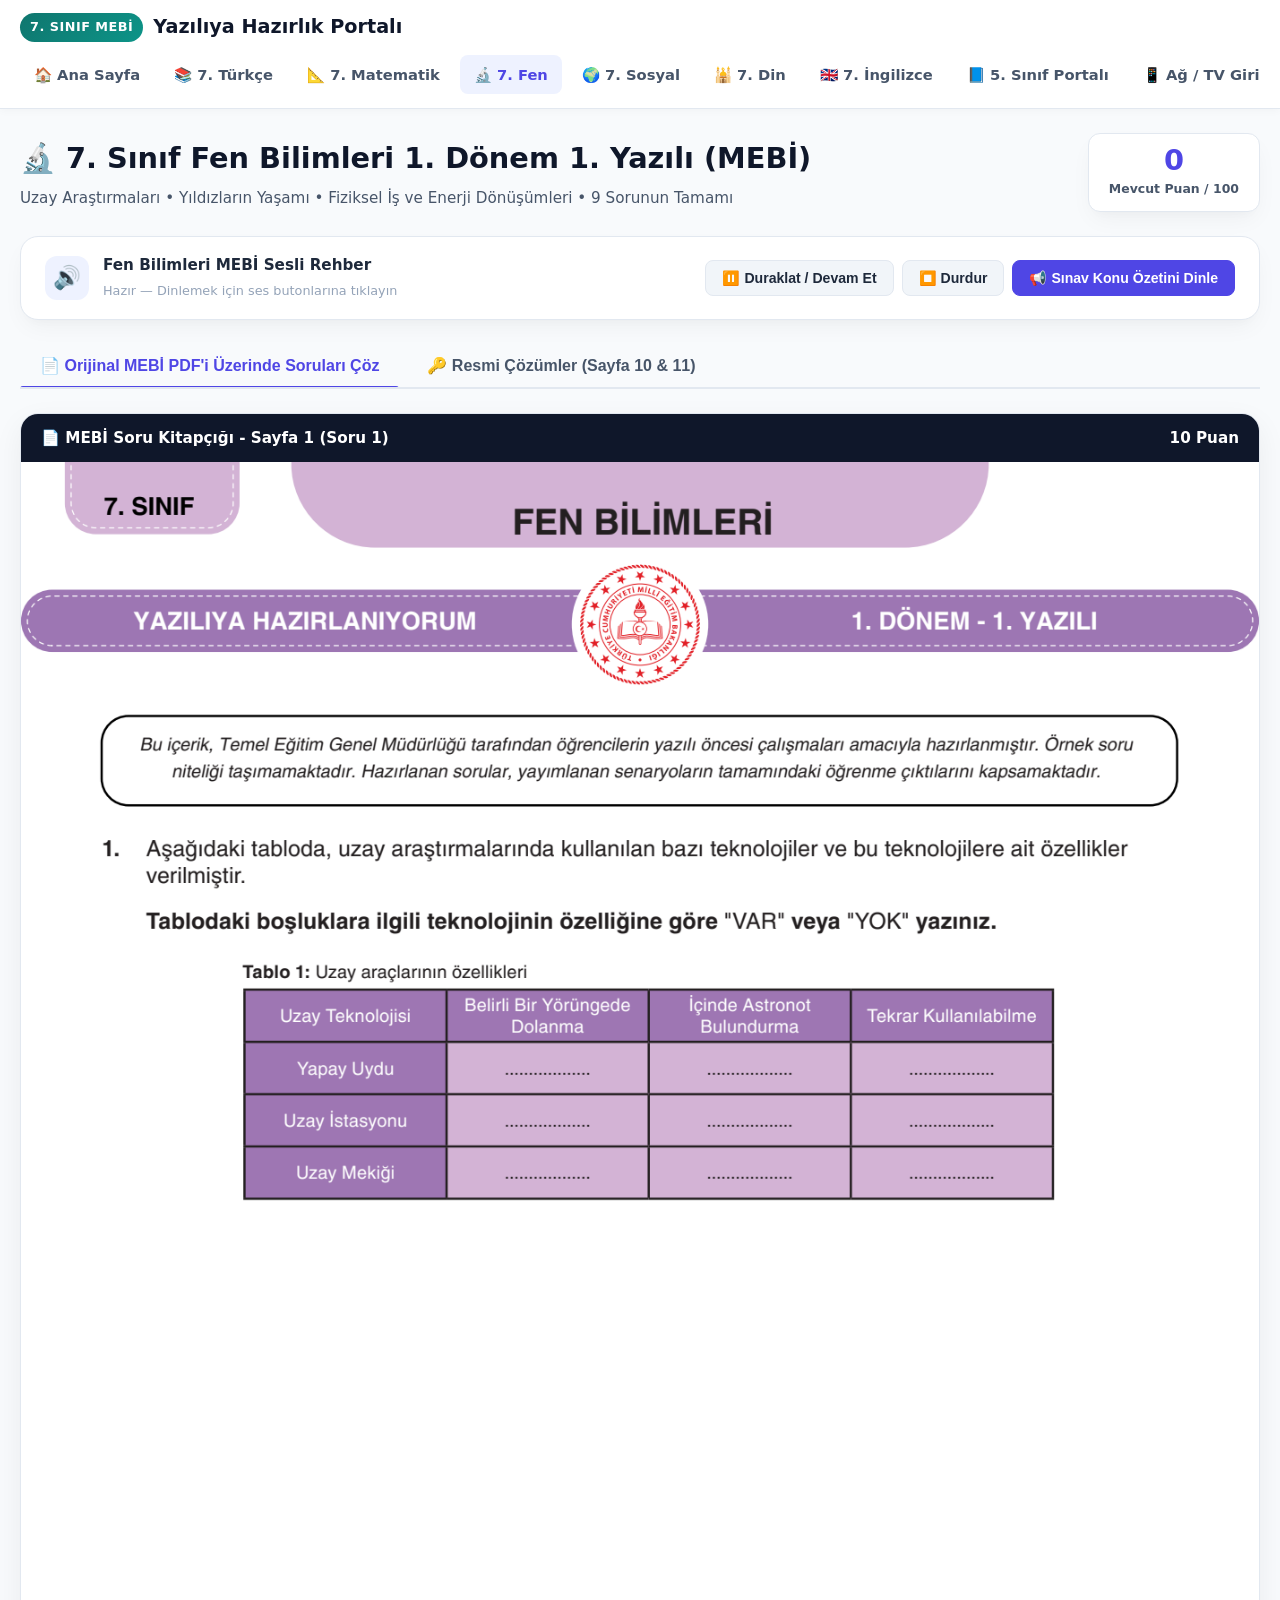
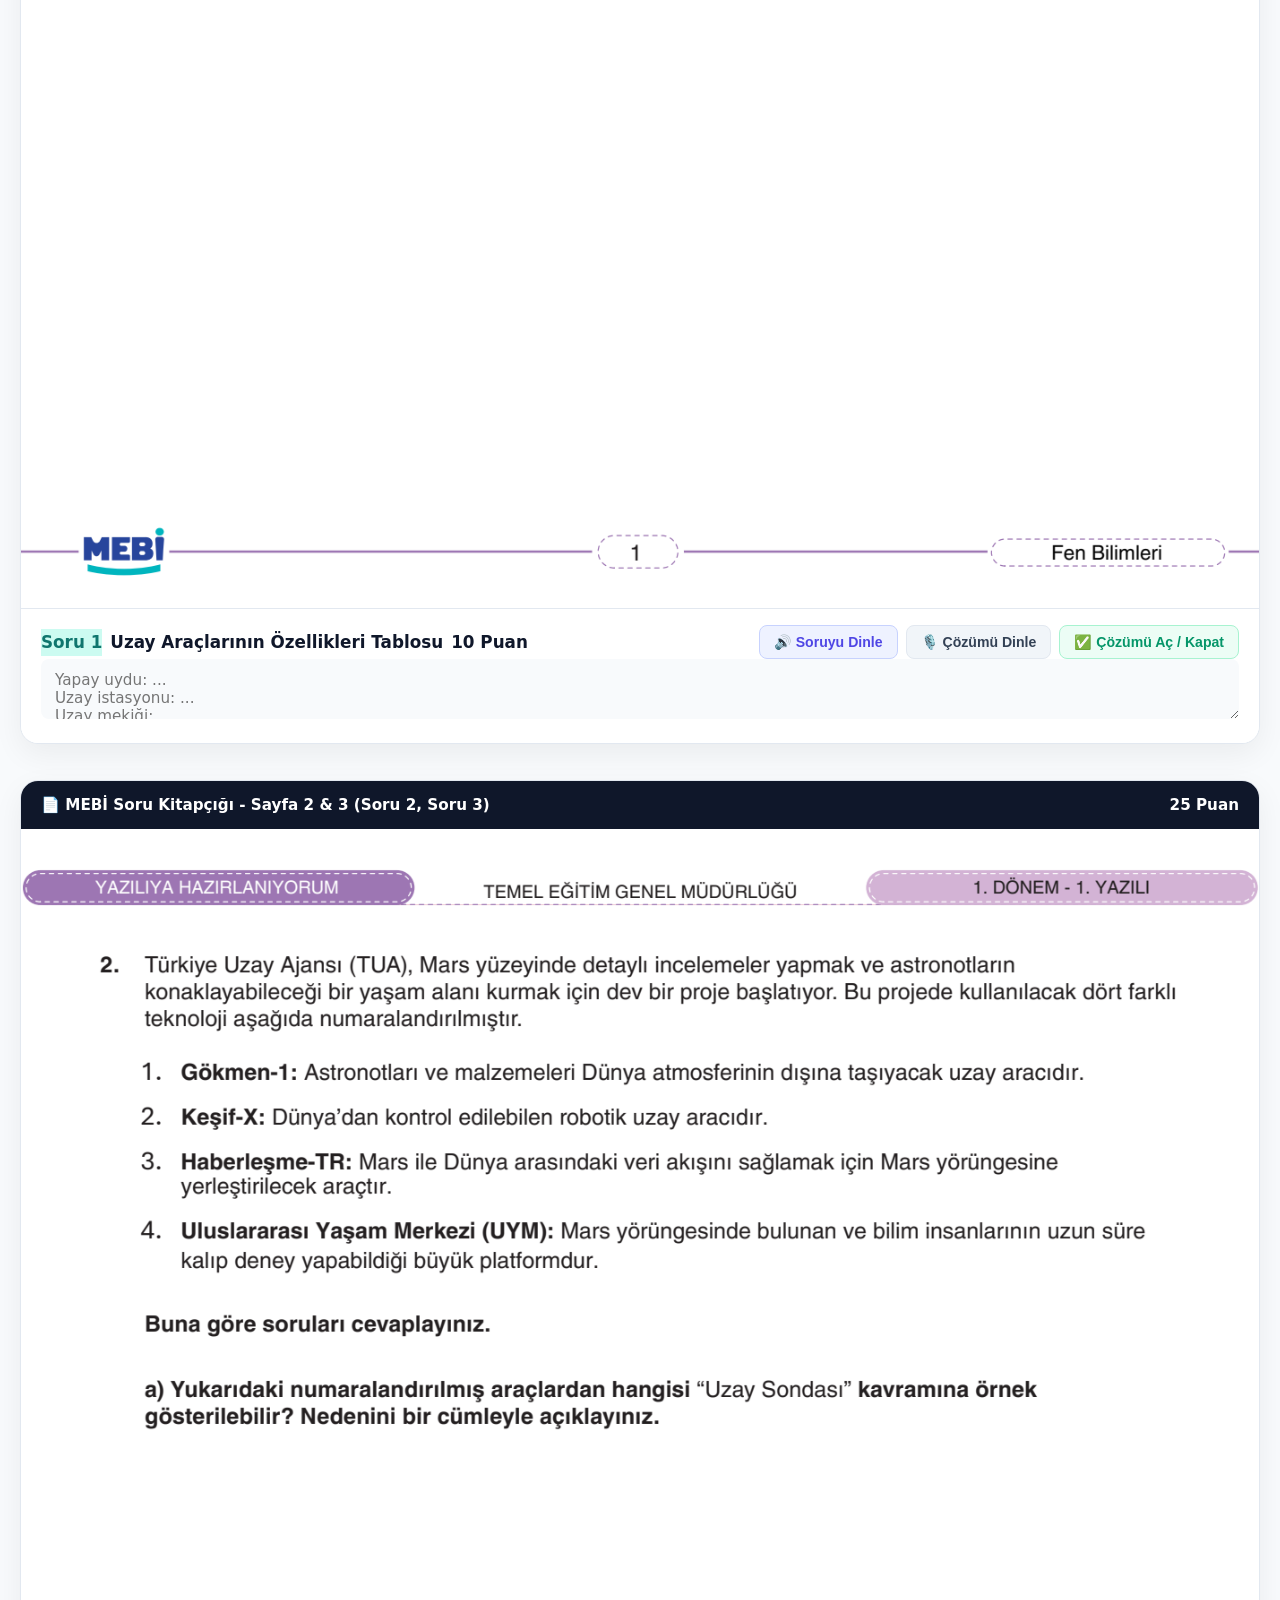
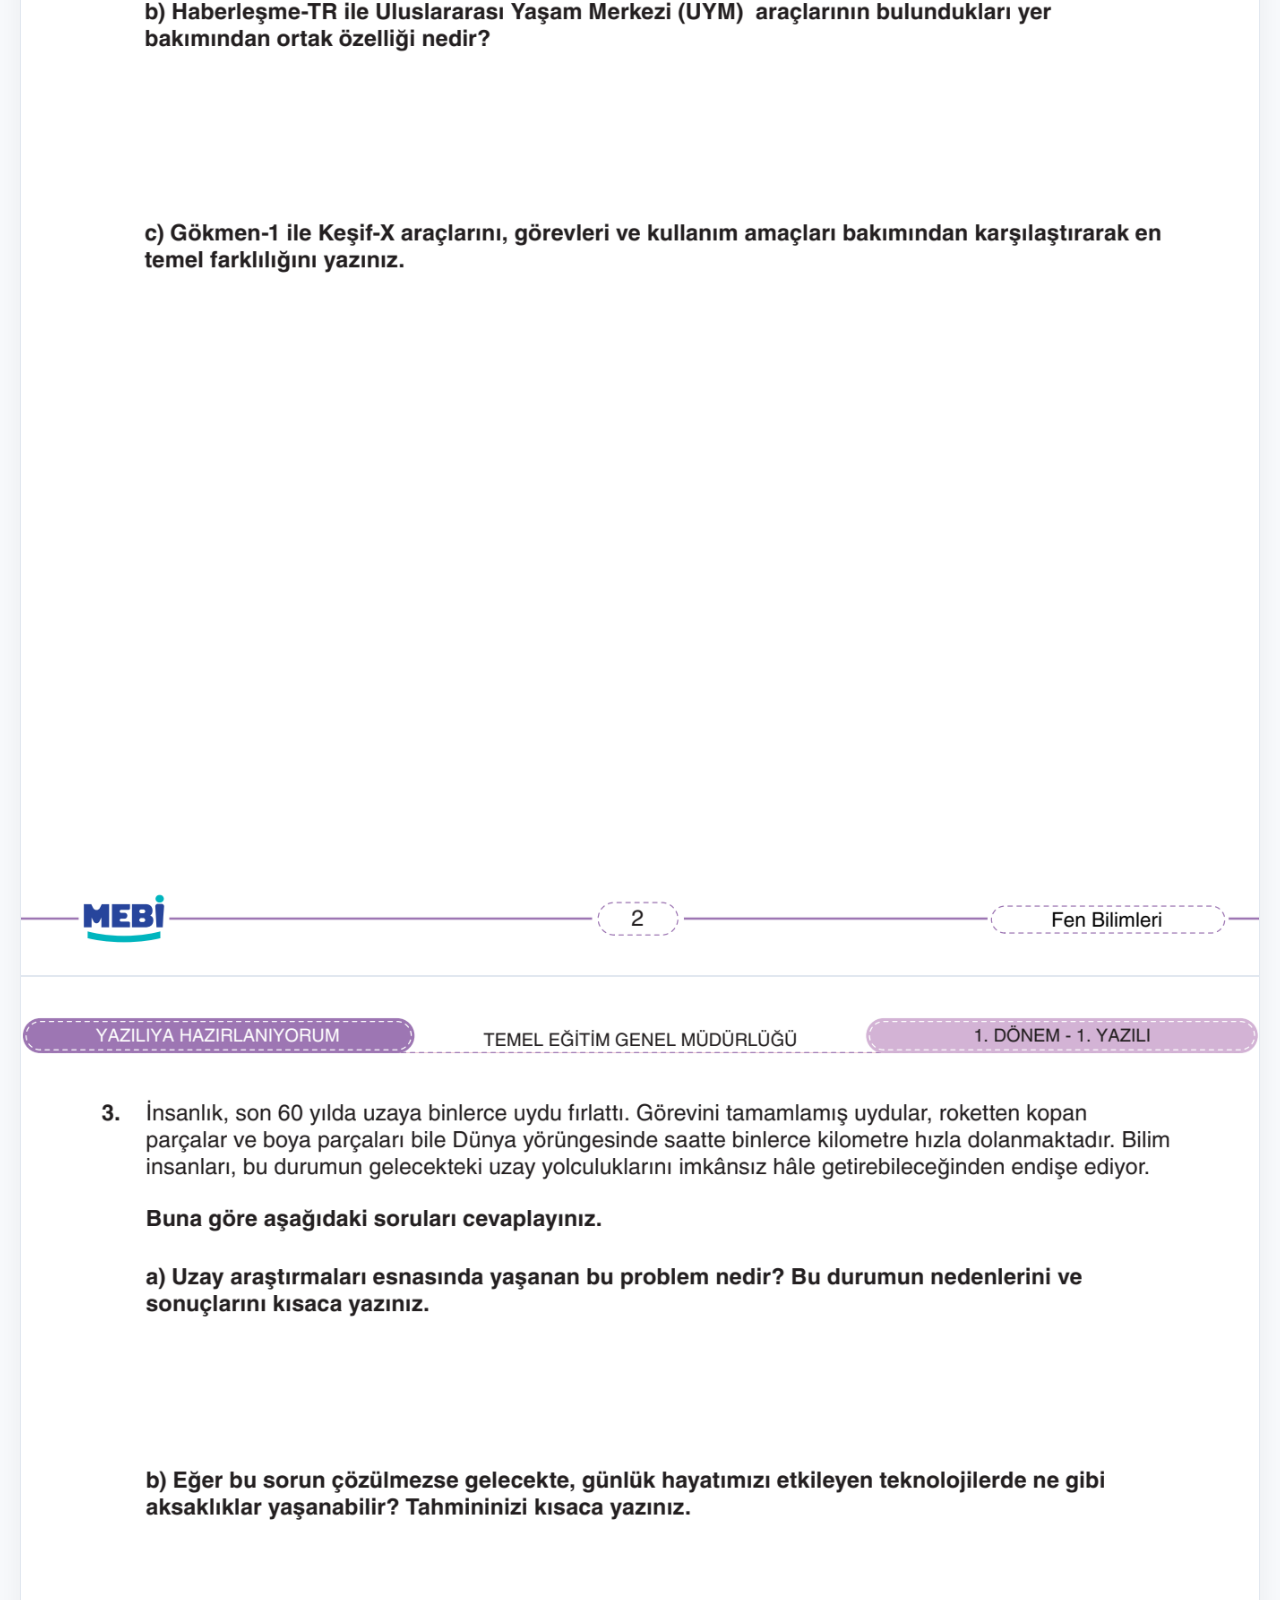
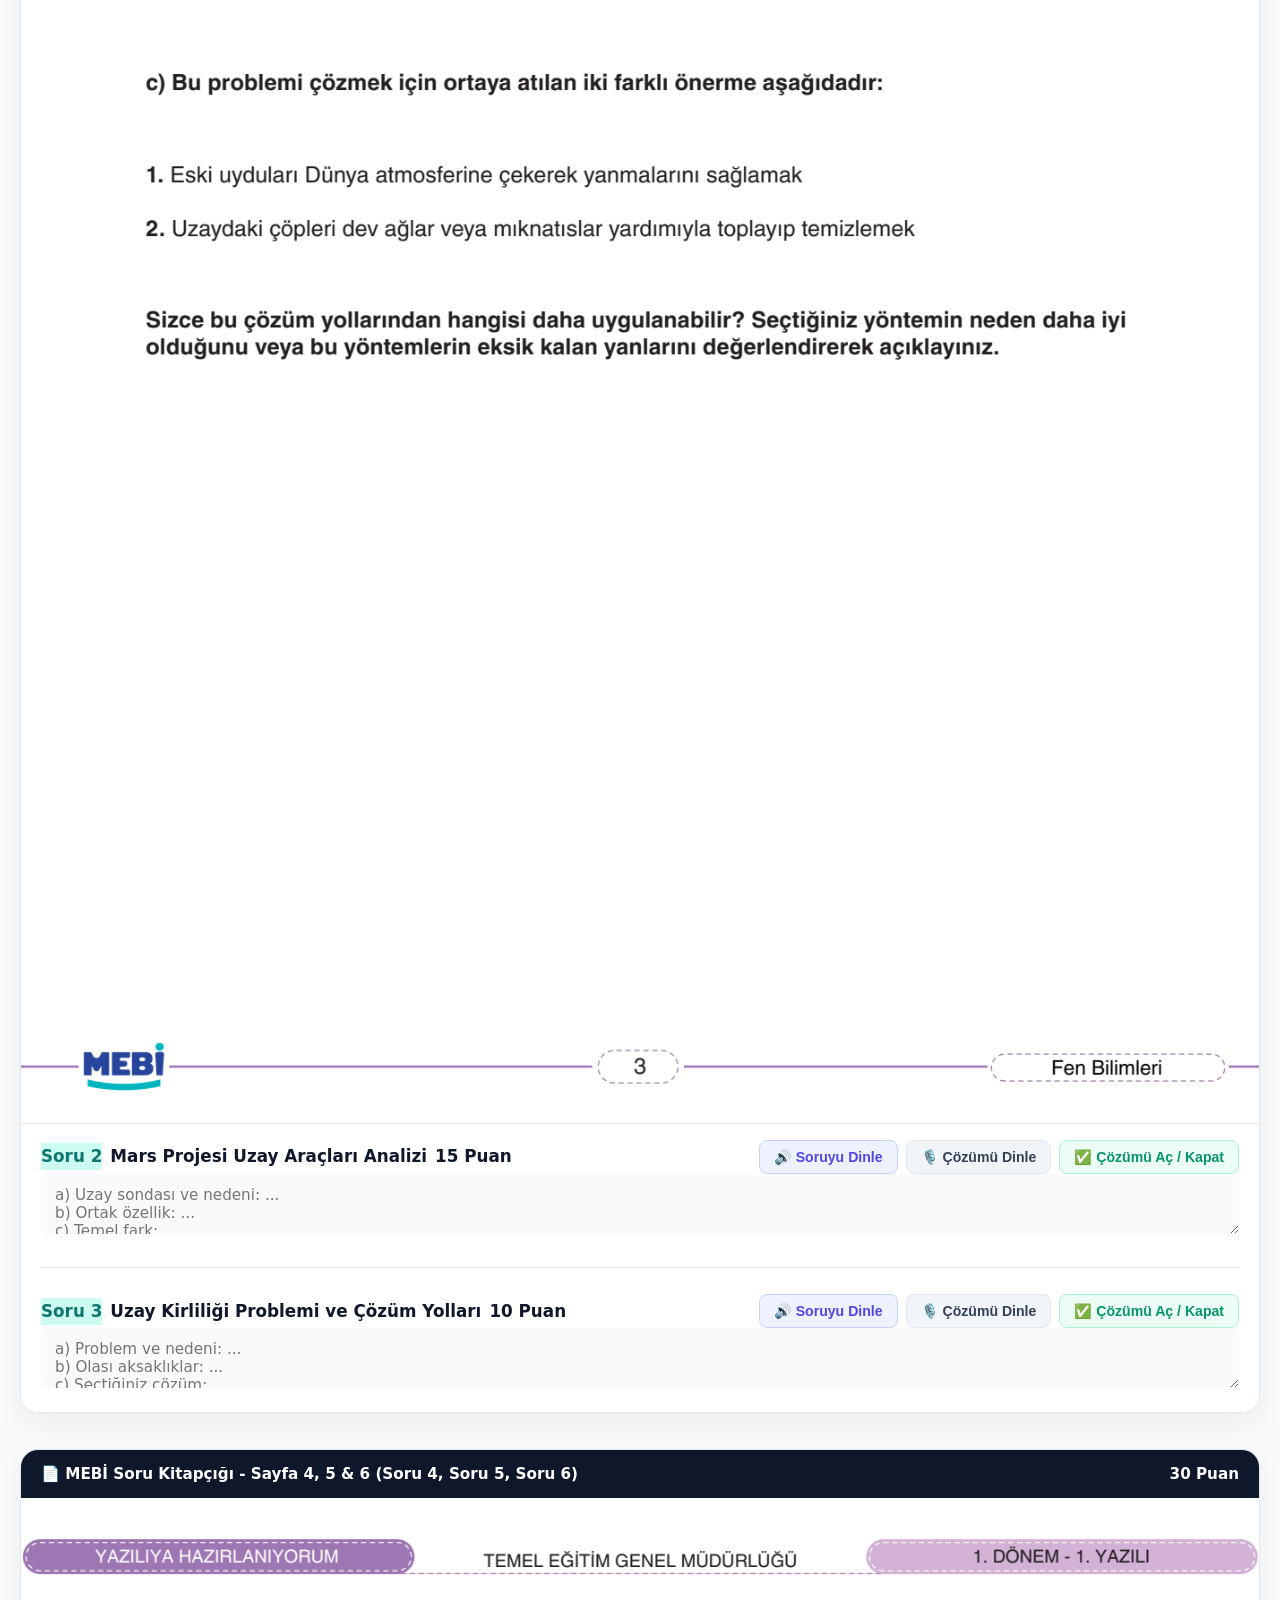
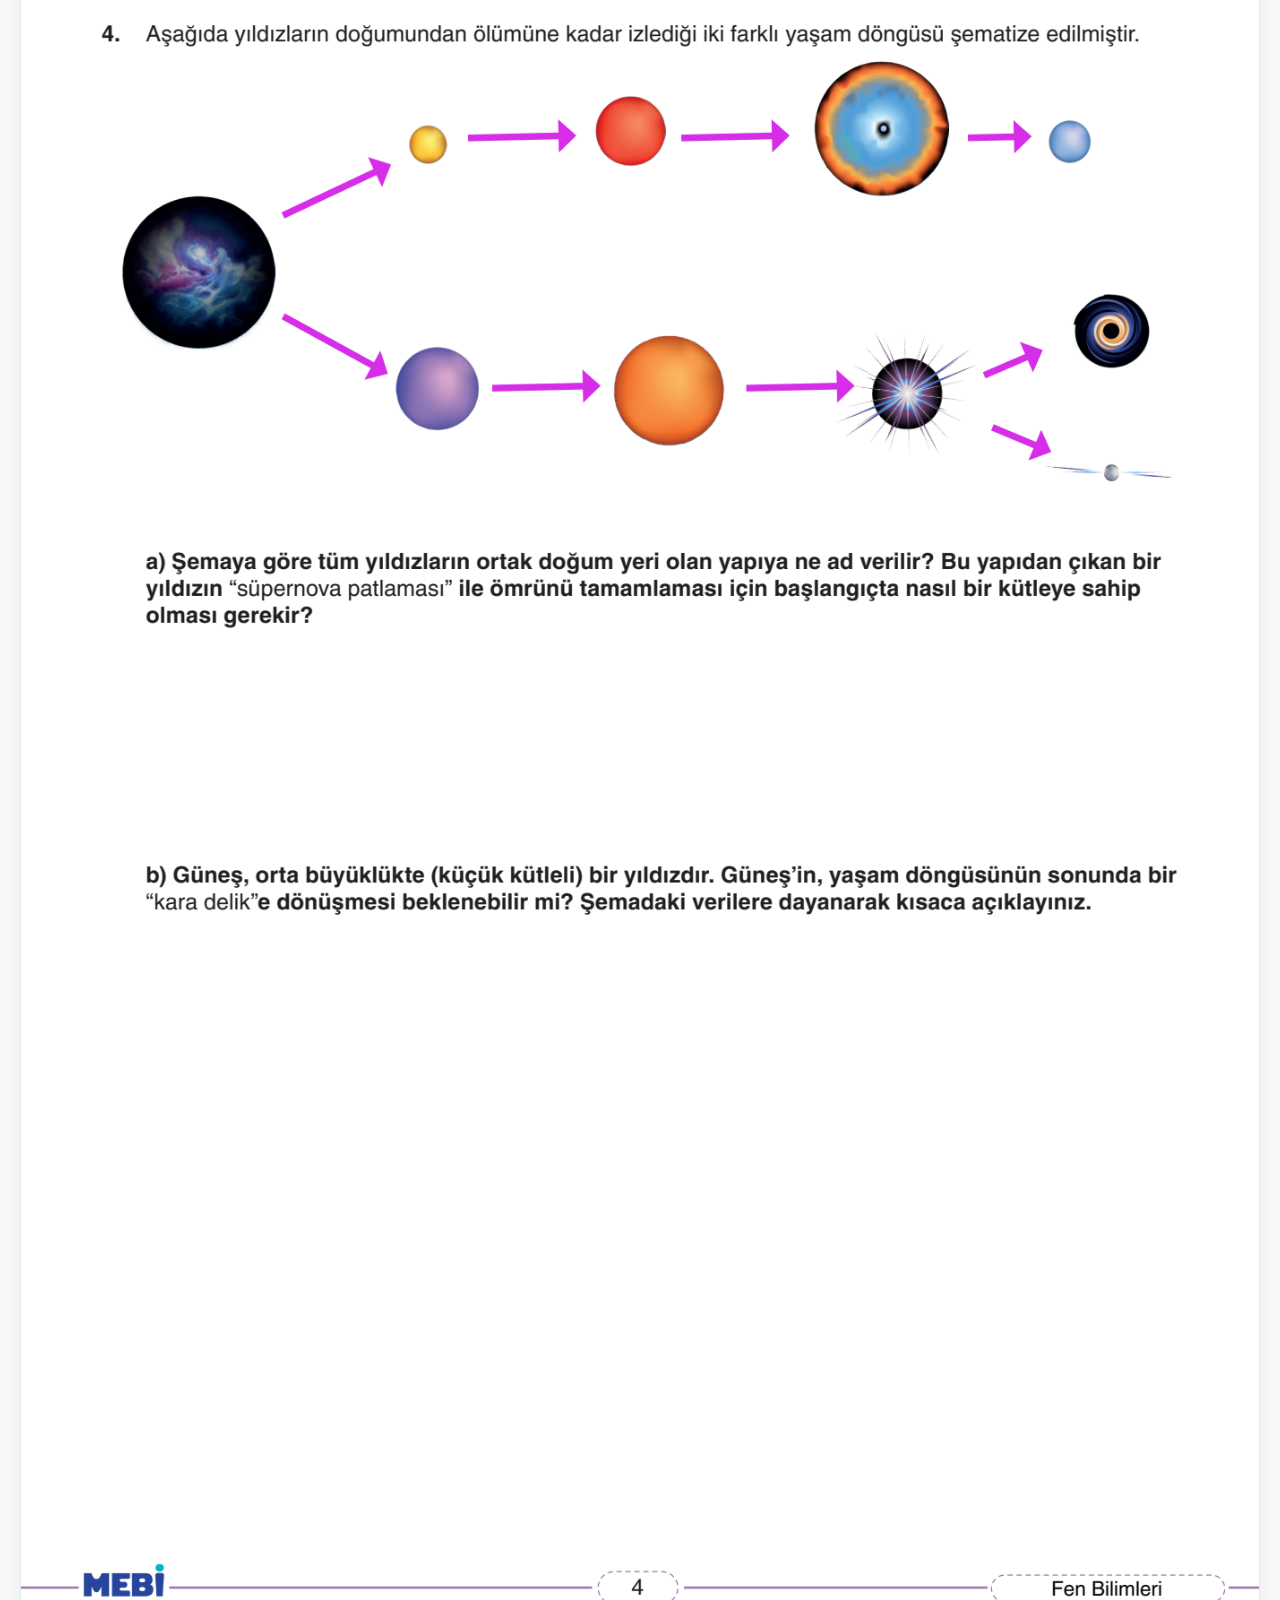
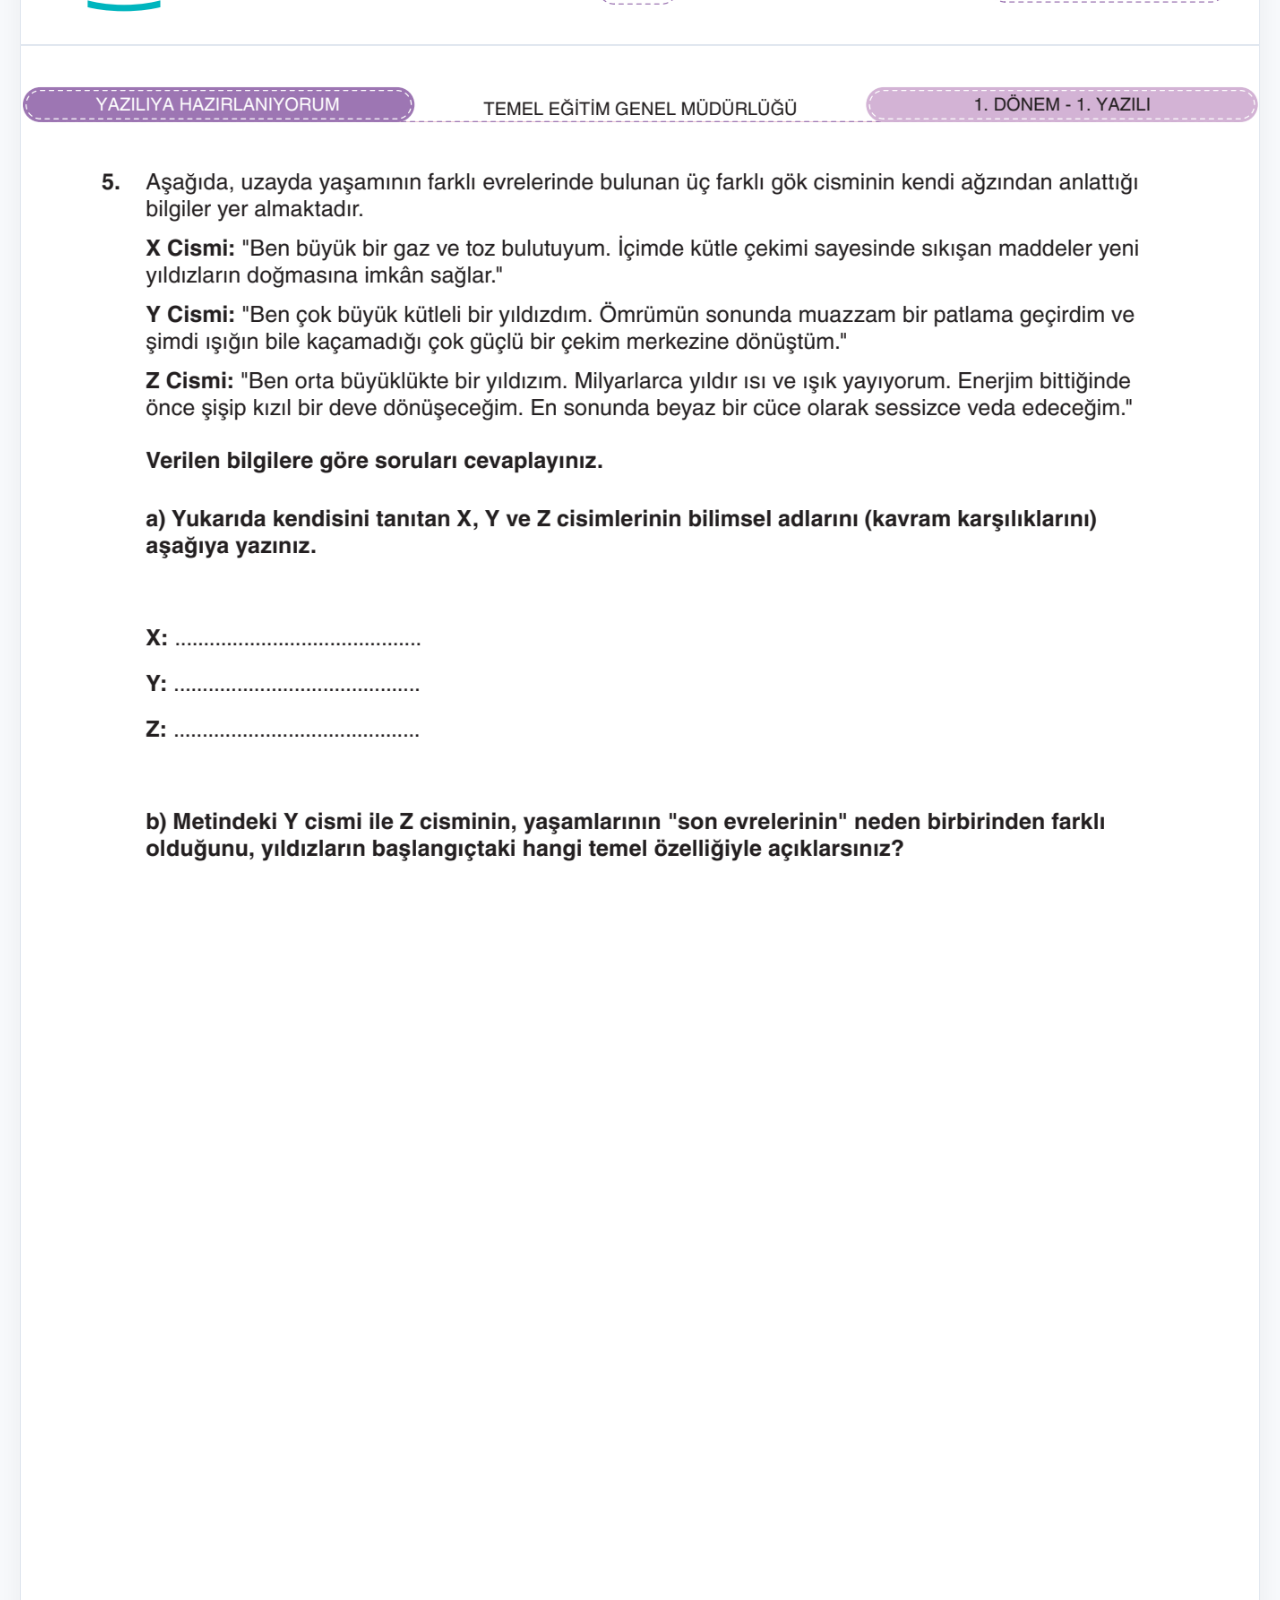
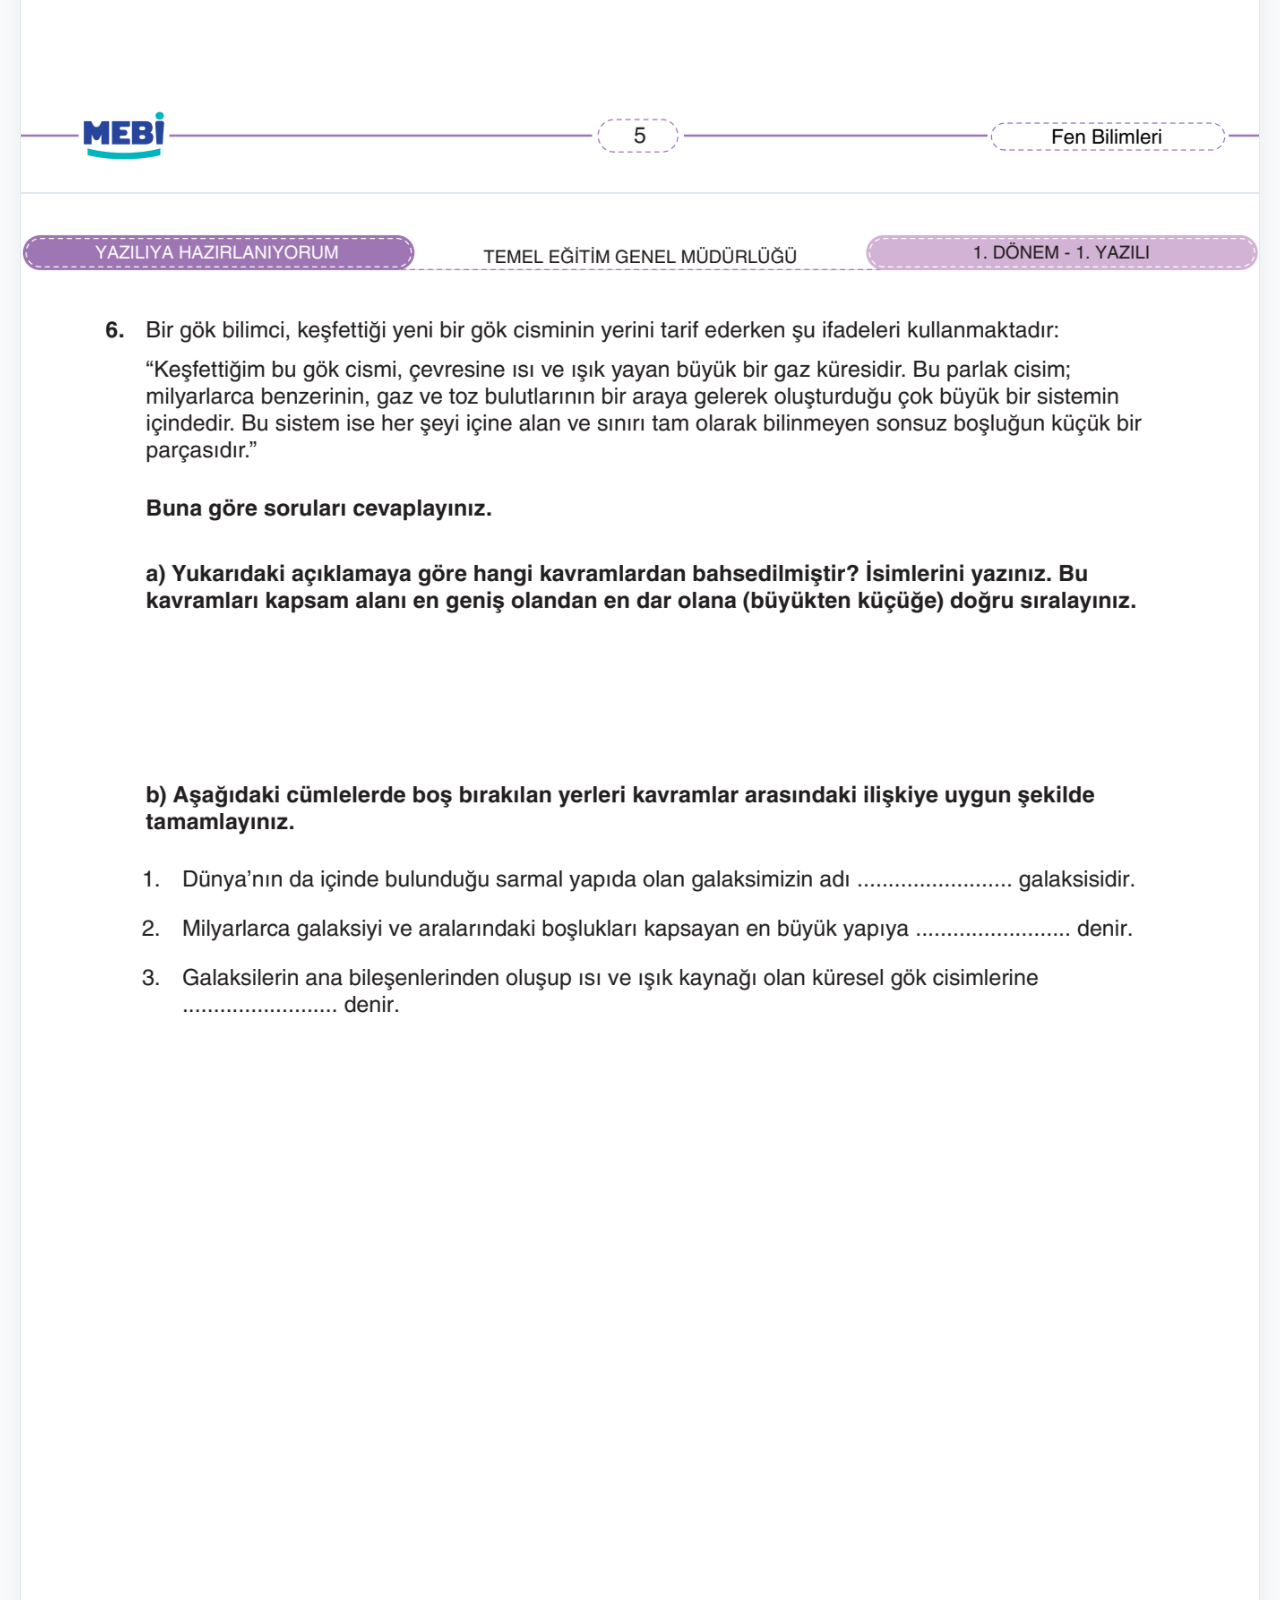
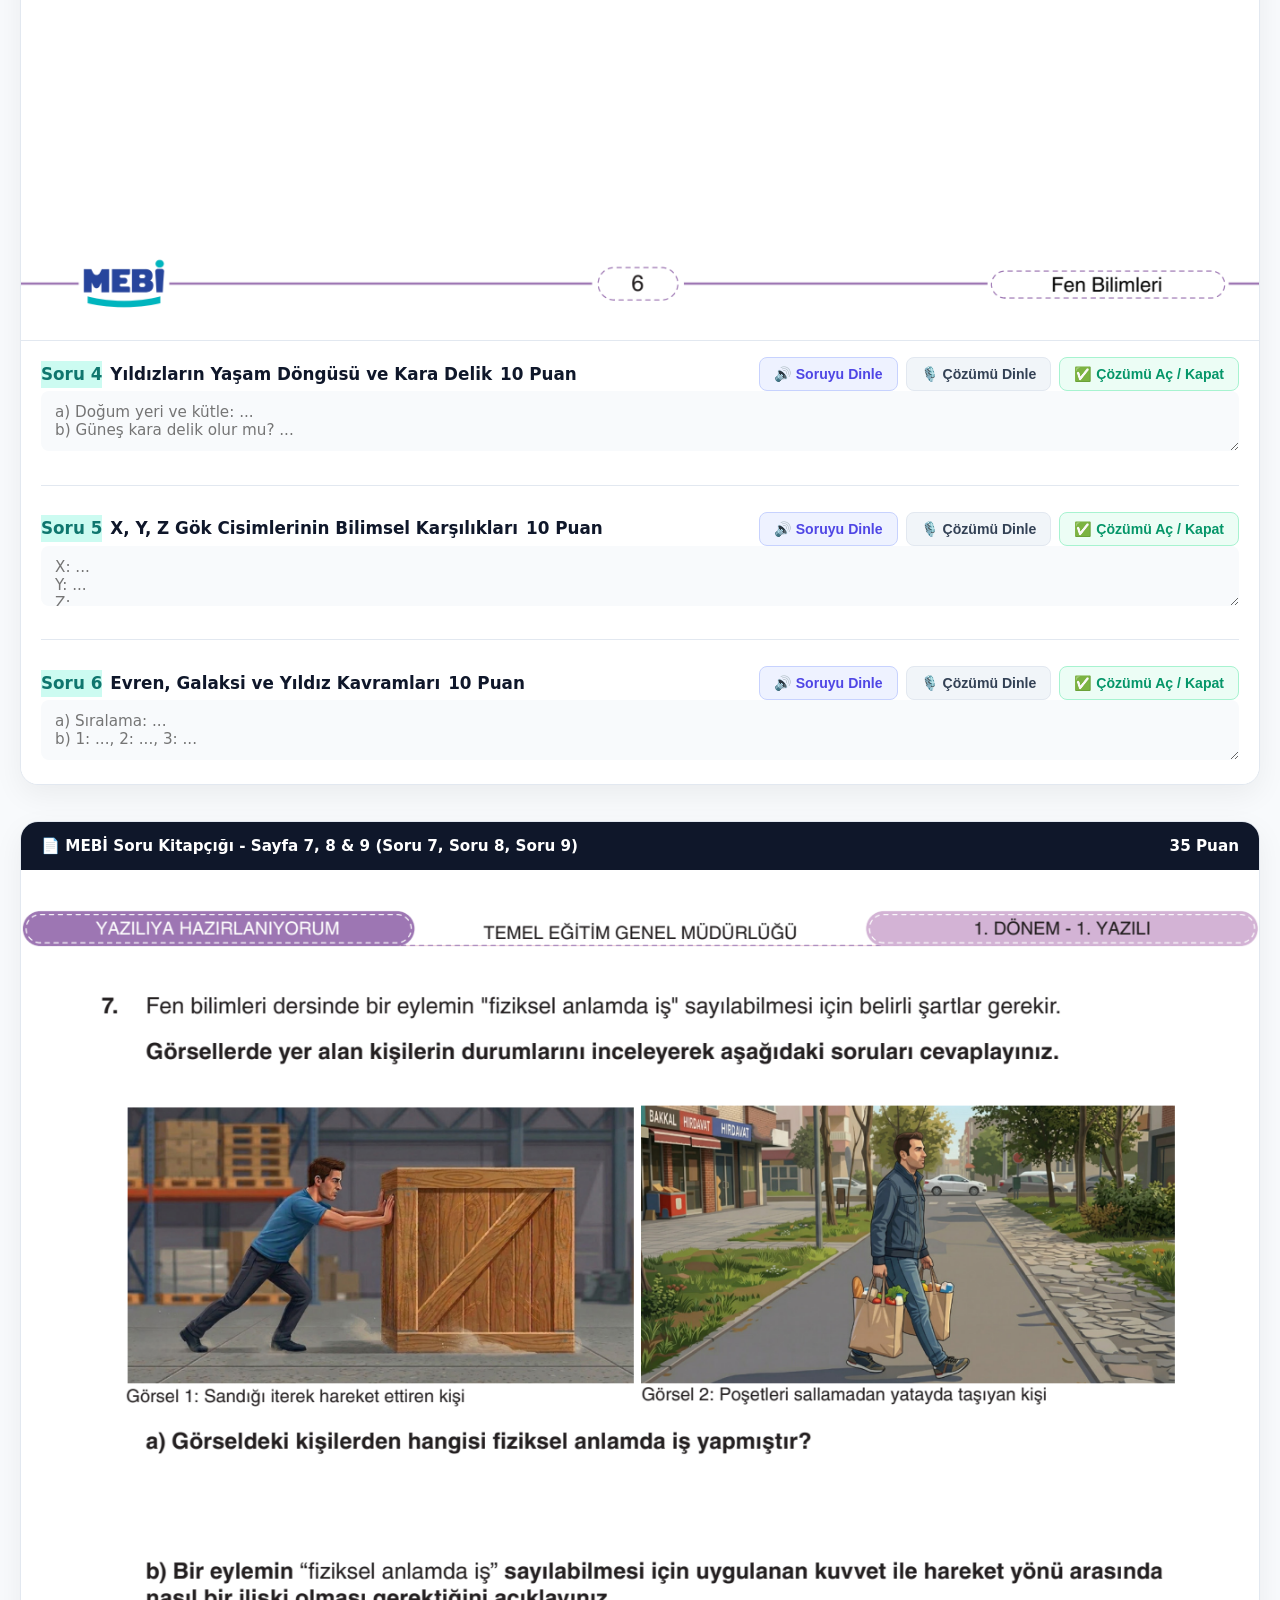
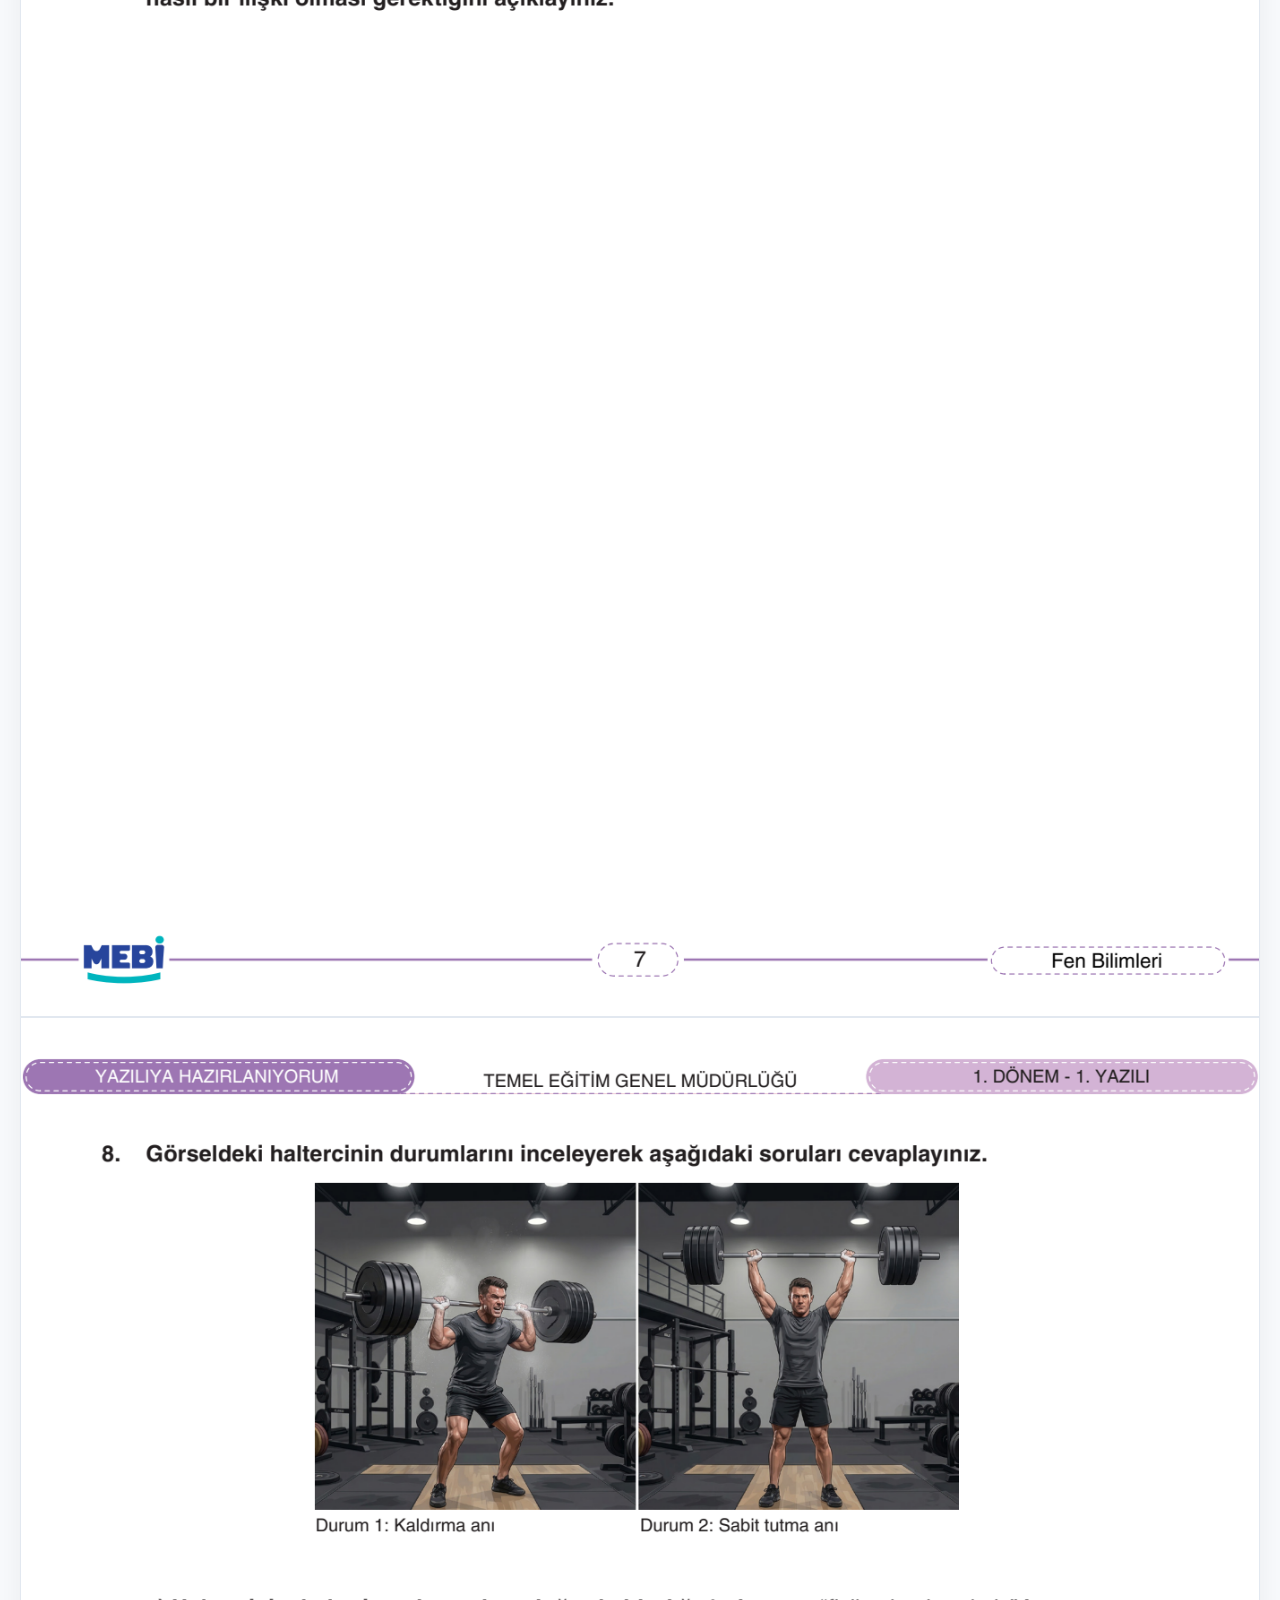
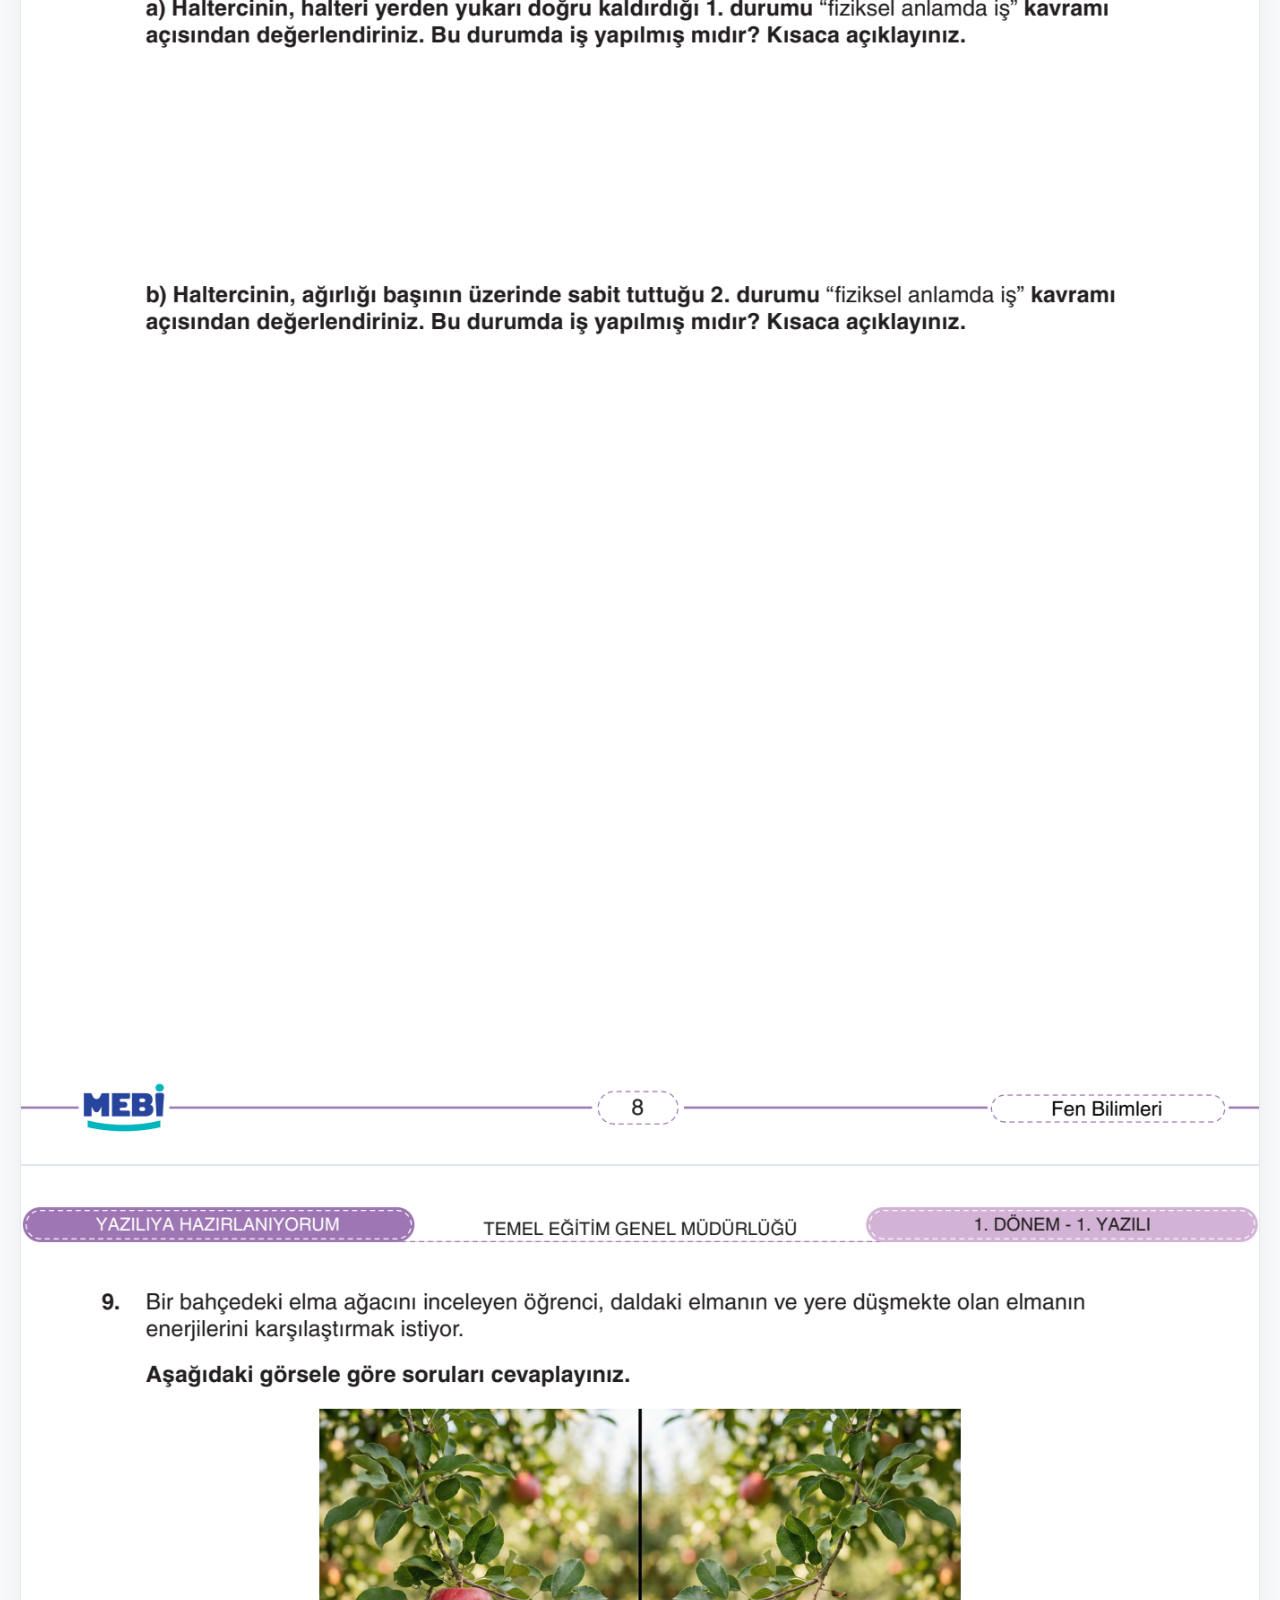
<file: 7-fen-bilimleri.html>
<!DOCTYPE html>
<html lang="tr">
<head>
  <meta charset="UTF-8">
  <meta name="viewport" content="width=device-width, initial-scale=1.0">
  <title>7. Sınıf Fen Bilimleri 1. Dönem 1. Yazılı - MEBİ Soruları ve Çözümleri</title>
  <link rel="stylesheet" href="assets/css/style.css">
  <link rel="preconnect" href="https://fonts.googleapis.com">
  <link rel="preconnect" href="https://fonts.gstatic.com" crossorigin>
  <link href="https://fonts.googleapis.com/css2?family=Plus+Jakarta+Sans:wght@400;500;600;700;800&display=swap" rel="stylesheet">
</head>
<body class="theme-fen">
  
    <header class="site-header">
      <div class="nav-bar">
        <a href="index.html" class="brand-link">
          <span class="brand-badge" style="background: linear-gradient(135deg, #0f766e, #0d9488);">7. SINIF MEBİ</span>
          <span>Yazılıya Hazırlık Portalı</span>
        </a>
        <nav class="nav-links">
          <a href="index.html" class="nav-link">🏠 Ana Sayfa</a>
<a href="7-turkce.html" class="nav-link">📚 7. Türkçe</a>
<a href="7-matematik.html" class="nav-link">📐 7. Matematik</a>
<a href="7-fen-bilimleri.html" class="nav-link active">🔬 7. Fen</a>
<a href="7-sosyal-bilgiler.html" class="nav-link">🌍 7. Sosyal</a>
<a href="7-din-kulturu.html" class="nav-link">🕌 7. Din</a>
<a href="7-ingilizce.html" class="nav-link">🇬🇧 7. İngilizce</a>
<a href="turkce.html" class="nav-link">📘 5. Sınıf Portalı</a>
<a href="qr_giris.html" class="nav-link">📱 Ağ / TV Giriş</a>

        </nav>
      </div>
    </header>
    

  <main class="container">
    <div class="lesson-header">
      <div class="lesson-info">
        <h1><span>🔬</span> 7. Sınıf Fen Bilimleri 1. Dönem 1. Yazılı (MEBİ)</h1>
        <p>Uzay Araştırmaları • Yıldızların Yaşamı • Fiziksel İş ve Enerji Dönüşümleri • 9 Sorunun Tamamı</p>
      </div>
      <div class="score-box">
        <div class="score-val" id="currentScoreVal">0</div>
        <div class="score-lbl">Mevcut Puan / 100</div>
      </div>
    </div>

    <!-- Audio Player Bar -->
    <div class="audio-bar">
      <div class="audio-bar-info">
        <div class="audio-icon-pulse">🔊</div>
        <div>
          <strong style="display:block; font-size:0.95rem;">Fen Bilimleri MEBİ Sesli Rehber</strong>
          <span id="audioStatusText" style="font-size:0.8rem; color:#94a3b8;">Hazır — Dinlemek için ses butonlarına tıklayın</span>
        </div>
      </div>
      <div class="audio-controls">
        <button class="btn-audio" onclick="portalApp.pauseSpeech()">⏸️ Duraklat / Devam Et</button>
        <button class="btn-audio" onclick="portalApp.stopSpeech()">⏹️ Durdur</button>
        <button class="btn-audio primary" onclick="portalApp.speakText('7. Sınıf Fen Bilimleri 1. Dönem 1. Yazılı MEBİ Konu Özeti. Uzay araştırmaları, yapay uydu, uzay sondası ve uzay kirliliği, bulutsudan yıldızların doğumu ve süpernova patlaması ile kara delik oluşumu, fiziksel anlamda iş şartı kuvvet ve yol doğrultusu ilişkisi, kinetik ve çekim potansiyel enerjisi sınavın temel konularıdır.')">📢 Sınav Konu Özetini Dinle</button>
      </div>
    </div>

    <!-- Tabs -->
    <div class="tabs-nav">
      <button class="tab-btn active" data-tab="pdf-pane">📄 Orijinal MEBİ PDF'i Üzerinde Soruları Çöz</button>
      <button class="tab-btn" data-tab="answer-key-pane">🔑 Resmi Çözümler (Sayfa 10 & 11)</button>
    </div>

    <!-- TAB 1: WORKBENCH -->
    <div id="pdf-pane" class="tab-pane active">
      <div class="interactive-pdf-container">
        
        <!-- Sayfa 1 -->
        <div class="pdf-interactive-page">
          <div class="page-banner"><span>📄 MEBİ Soru Kitapçığı - Sayfa 1 (Soru 1)</span><span>10 Puan</span></div>
          <div class="pdf-image-wrap"><img src="assets/pdf_pages/fen_mebi/page_1.png" alt="Fen Sayfa 1" loading="eager"></div>
          <div class="pdf-question-controls">
    <div class="q-strip" id="q_strip_7_1">
      <div class="q-strip-header">
        <div class="q-strip-title">
          <span class="q-num-badge" style="background:#ccfbf1; color:#0f766e;">Soru 1</span>
          <strong>Uzay Araçlarının Özellikleri Tablosu</strong>
          <span class="q-pts-pill">10 Puan</span>
        </div>
        <div class="q-strip-actions">
          <button class="btn-q-action audio-play" onclick="portalApp.playAudio('fen7_q1.mp3', 'q_strip_7_1', 'Soru 1. Yapay uydu, uzay istasyonu ve uzay mekiği için belirli bir yörüngede dolanma, içinde astronot bulundurma ve tekrar kullanılabilme özelliklerini VAR veya YOK olarak doldurunuz.')">🔊 Soruyu Dinle</button>
          <button class="btn-q-action audio-sol" onclick="portalApp.playAudio('fen7_sol1.mp3', 'q_strip_7_1', 'Soru 1 çözümü. Yapay uydu: Yörüngede dolanma VAR, astronot YOK, tekrar kullanılabilme YOK. Uzay istasyonu: Yörüngede dolanma VAR, astronot VAR, tekrar kullanılabilme YOK. Uzay mekiği: Yörüngede dolanma VAR, astronot VAR, tekrar kullanılabilme VAR.')">🎙️ Çözümü Dinle</button>
          <button class="btn-q-action solution-btn" onclick="portalApp.toggleSolution('sol_reveal_7_1')">✅ Çözümü Aç / Kapat</button>
        </div>
      </div>
      <textarea class="student-input-box" placeholder="Yapay uydu: ... 
Uzay istasyonu: ... 
Uzay mekiği: ..."></textarea>
      <div id="sol_reveal_7_1" class="q-solution-reveal">
        <div class="sol-title">📌 MEBİ Resmi Öğretmen Çözümü & Model Yanıt:</div>
        <div class="sol-body">• <strong>Yapay Uydu:</strong> Yörüngede Dolanma: <strong>VAR</strong> | Astronot: <strong>YOK</strong> | Tekrar Kullanılabilme: <strong>YOK</strong><br>• <strong>Uzay İstasyonu:</strong> Yörüngede Dolanma: <strong>VAR</strong> | Astronot: <strong>VAR</strong> | Tekrar Kullanılabilme: <strong>YOK</strong><br>• <strong>Uzay Mekiği:</strong> Yörüngede Dolanma: <strong>VAR</strong> | Astronot: <strong>VAR</strong> | Tekrar Kullanılabilme: <strong>VAR</strong></div>
        <div class="self-grading">
          <span>Puanlama:</span>
          <button class="grade-btn full" onclick="portalApp.gradeQuestion('q7_1', 10, 10, this)">10 Puan (Tam Doğru)</button>
          <button class="grade-btn half" onclick="portalApp.gradeQuestion('q7_1', 10, 5, this)">5 Puan (Kısmi)</button>
          <button class="grade-btn zero" onclick="portalApp.gradeQuestion('q7_1', 10, 0, this)">0 Puan</button>
        </div>
      </div>
    </div>
    </div>
        </div>

        <!-- Sayfa 2 & 3 -->
        <div class="pdf-interactive-page">
          <div class="page-banner"><span>📄 MEBİ Soru Kitapçığı - Sayfa 2 & 3 (Soru 2, Soru 3)</span><span>25 Puan</span></div>
          <div class="pdf-image-wrap"><img src="assets/pdf_pages/fen_mebi/page_2.png" alt="Fen Sayfa 2" loading="lazy"></div>
          <div class="pdf-image-wrap" style="border-top:2px solid #e2e8f0;"><img src="assets/pdf_pages/fen_mebi/page_3.png" alt="Fen Sayfa 3" loading="lazy"></div>
          <div class="pdf-question-controls">
    <div class="q-strip" id="q_strip_7_2">
      <div class="q-strip-header">
        <div class="q-strip-title">
          <span class="q-num-badge" style="background:#ccfbf1; color:#0f766e;">Soru 2</span>
          <strong>Mars Projesi Uzay Araçları Analizi</strong>
          <span class="q-pts-pill">15 Puan</span>
        </div>
        <div class="q-strip-actions">
          <button class="btn-q-action audio-play" onclick="portalApp.playAudio('fen7_q2.mp3', 'q_strip_7_2', 'Soru 2. Gökmen 1, Keşif X, Haberleşme TR ve Uluslararası Yaşam Merkezi araçlarını inceleyerek soruları cevaplayınız.')">🔊 Soruyu Dinle</button>
          <button class="btn-q-action audio-sol" onclick="portalApp.playAudio('fen7_sol2.mp3', 'q_strip_7_2', 'Soru 2 çözümü. a: İki numaralı Keşif X uzay sondasıdır çünkü insansız robotik araştırma aracıdır. b: Her iki araç da Mars yörüngesinde dolanmaktadır. c: Gökmen 1 bir uzay roketidir ve fırlatma görevi görür, Keşif X ise uzay sondasıdır ve bilimsel veri toplar.')">🎙️ Çözümü Dinle</button>
          <button class="btn-q-action solution-btn" onclick="portalApp.toggleSolution('sol_reveal_7_2')">✅ Çözümü Aç / Kapat</button>
        </div>
      </div>
      <textarea class="student-input-box" placeholder="a) Uzay sondası ve nedeni: ... 
b) Ortak özellik: ... 
c) Temel fark: ..."></textarea>
      <div id="sol_reveal_7_2" class="q-solution-reveal">
        <div class="sol-title">📌 MEBİ Resmi Öğretmen Çözümü & Model Yanıt:</div>
        <div class="sol-body"><strong>a) Uzay Sondası:</strong> <strong>2 numaralı Keşif-X</strong> aracıdır. Çünkü içinde astronot bulunmayan, gök cisimlerini uzaktan veya yüzeyden incelemek için gönderilen robotik araçtır.<br><br><strong>b) Ortak Özellik:</strong> Her iki araç da <strong>Mars yörüngesinde dolanmaktadır</strong>.<br><br><strong>c) Temel Fark:</strong> Gökmen-1 bir <strong>uzay roketidir</strong> (astronot ve yükleri uzaya taşır/fırlatır). Keşif-X ise bir <strong>uzay sondasıdır</strong> (ulaştığı yüzeyde veri ve numune toplayıp analiz yapar).</div>
        <div class="self-grading">
          <span>Puanlama:</span>
          <button class="grade-btn full" onclick="portalApp.gradeQuestion('q7_2', 15, 15, this)">15 Puan (Tam Doğru)</button>
          <button class="grade-btn half" onclick="portalApp.gradeQuestion('q7_2', 15, 7, this)">7 Puan (Kısmi)</button>
          <button class="grade-btn zero" onclick="portalApp.gradeQuestion('q7_2', 15, 0, this)">0 Puan</button>
        </div>
      </div>
    </div>
    <hr style="border:none; border-top:1px solid #e2e8f0; margin:14px 0;">
    <div class="q-strip" id="q_strip_7_3">
      <div class="q-strip-header">
        <div class="q-strip-title">
          <span class="q-num-badge" style="background:#ccfbf1; color:#0f766e;">Soru 3</span>
          <strong>Uzay Kirliliği Problemi ve Çözüm Yolları</strong>
          <span class="q-pts-pill">10 Puan</span>
        </div>
        <div class="q-strip-actions">
          <button class="btn-q-action audio-play" onclick="portalApp.playAudio('fen7_q3.mp3', 'q_strip_7_3', 'Soru 3. Uzay kirliliği nedir, gelecekte günlük hayatımızda ne gibi aksaklıklara yol açabilir ve çözüm önerilerini değerlendiriniz.')">🔊 Soruyu Dinle</button>
          <button class="btn-q-action audio-sol" onclick="portalApp.playAudio('fen7_sol3.mp3', 'q_strip_7_3', 'Soru 3 çözümü. a: Problem uzay kirliliğidir, işlevsiz uyduların ve roket parçalarının çarpışma riski oluşturmasıdır. b: Aktif uydulara çarparsa televizyon yayınları, hava durumu ve navigasyon GPS sistemleri çöker. c: Atmosfere çekip yakmak veya dev ağlarla toplamak yöntemleri değerlendirilir.')">🎙️ Çözümü Dinle</button>
          <button class="btn-q-action solution-btn" onclick="portalApp.toggleSolution('sol_reveal_7_3')">✅ Çözümü Aç / Kapat</button>
        </div>
      </div>
      <textarea class="student-input-box" placeholder="a) Problem ve nedeni: ... 
b) Olası aksaklıklar: ... 
c) Seçtiğiniz çözüm: ..."></textarea>
      <div id="sol_reveal_7_3" class="q-solution-reveal">
        <div class="sol-title">📌 MEBİ Resmi Öğretmen Çözümü & Model Yanıt:</div>
        <div class="sol-body"><strong>a) Problem:</strong> <strong>Uzay Kirliliği</strong>. Görevini tamamlamış uyduların ve roket enkazlarının yörüngede birikmesidir.<br><br><strong>b) Günlük Hayata Etkileri:</strong> Aktif uydulara çarparak hasar vermesi durumunda <strong>GPS (navigasyon) sistemleri bozulabilir, TV ve internet yayınları kesilebilir, hava tahminleri yapılamaz</strong>.<br><br><strong>c) Çözüm Değerlendirmesi:</strong> 1. Yöntem (atmosferde yakmak) çöpleri tamamen yok ettiği için kalıcıdır; ancak çok yüksek irtifadaki uyduları atmosfere çekmek zor olduğundan 2. yöntem (robotik ağ/kıskaç ile toplamak) daha kontrollü bir çözümdür.</div>
        <div class="self-grading">
          <span>Puanlama:</span>
          <button class="grade-btn full" onclick="portalApp.gradeQuestion('q7_3', 10, 10, this)">10 Puan (Tam Doğru)</button>
          <button class="grade-btn half" onclick="portalApp.gradeQuestion('q7_3', 10, 5, this)">5 Puan (Kısmi)</button>
          <button class="grade-btn zero" onclick="portalApp.gradeQuestion('q7_3', 10, 0, this)">0 Puan</button>
        </div>
      </div>
    </div>
    </div>
        </div>

        <!-- Sayfa 4, 5, 6 -->
        <div class="pdf-interactive-page">
          <div class="page-banner"><span>📄 MEBİ Soru Kitapçığı - Sayfa 4, 5 & 6 (Soru 4, Soru 5, Soru 6)</span><span>30 Puan</span></div>
          <div class="pdf-image-wrap"><img src="assets/pdf_pages/fen_mebi/page_4.png" alt="Fen Sayfa 4" loading="lazy"></div>
          <div class="pdf-image-wrap" style="border-top:2px solid #e2e8f0;"><img src="assets/pdf_pages/fen_mebi/page_5.png" alt="Fen Sayfa 5" loading="lazy"></div>
          <div class="pdf-image-wrap" style="border-top:2px solid #e2e8f0;"><img src="assets/pdf_pages/fen_mebi/page_6.png" alt="Fen Sayfa 6" loading="lazy"></div>
          <div class="pdf-question-controls">
    <div class="q-strip" id="q_strip_7_4">
      <div class="q-strip-header">
        <div class="q-strip-title">
          <span class="q-num-badge" style="background:#ccfbf1; color:#0f766e;">Soru 4</span>
          <strong>Yıldızların Yaşam Döngüsü ve Kara Delik</strong>
          <span class="q-pts-pill">10 Puan</span>
        </div>
        <div class="q-strip-actions">
          <button class="btn-q-action audio-play" onclick="portalApp.playAudio('fen7_q4.mp3', 'q_strip_7_4', 'Soru 4. Yıldızların doğum yeri olan yapı nedir ve Güneş yaşamının sonunda bir kara deliğe dönüşebilir mi?')">🔊 Soruyu Dinle</button>
          <button class="btn-q-action audio-sol" onclick="portalApp.playAudio('fen7_sol4.mp3', 'q_strip_7_4', 'Soru 4 çözümü. a: Yıldızların ortak doğum yeri bulutsu yani nebuladır. Süpernova için başlangıçta büyük kütleli olmalıdır. b: Hayır, Güneş küçük kütleli olduğu için kara deliğe dönüşemez, beyaz cüce olarak ömrünü tamamlar.')">🎙️ Çözümü Dinle</button>
          <button class="btn-q-action solution-btn" onclick="portalApp.toggleSolution('sol_reveal_7_4')">✅ Çözümü Aç / Kapat</button>
        </div>
      </div>
      <textarea class="student-input-box" placeholder="a) Doğum yeri ve kütle: ... 
b) Güneş kara delik olur mu? ..."></textarea>
      <div id="sol_reveal_7_4" class="q-solution-reveal">
        <div class="sol-title">📌 MEBİ Resmi Öğretmen Çözümü & Model Yanıt:</div>
        <div class="sol-body"><strong>a) Doğum Yeri ve Kütle:</strong> Tüm yıldızların doğum yeri <strong>Bulutsu (Nebula)</strong>'dur. Süpernova patlaması için başlangıçta <strong>büyük kütleli</strong> bir yıldız olması gerekir.<br><br><strong>b) Güneş Kara Delik Olur mu?</strong> <strong>Hayır, beklenemez.</strong> Çünkü Güneş orta büyüklükte (küçük kütleli) bir yıldızdır. Sadece büyük kütleli yıldızlar süpernova geçirip kara delik veya nötron yıldızına dönüşür; Güneş ise kızıl devden sonra <strong>beyaz cüce</strong> olarak ömrünü tamamlayacaktır.</div>
        <div class="self-grading">
          <span>Puanlama:</span>
          <button class="grade-btn full" onclick="portalApp.gradeQuestion('q7_4', 10, 10, this)">10 Puan (Tam Doğru)</button>
          <button class="grade-btn half" onclick="portalApp.gradeQuestion('q7_4', 10, 5, this)">5 Puan (Kısmi)</button>
          <button class="grade-btn zero" onclick="portalApp.gradeQuestion('q7_4', 10, 0, this)">0 Puan</button>
        </div>
      </div>
    </div>
    <hr style="border:none; border-top:1px solid #e2e8f0; margin:14px 0;">
    <div class="q-strip" id="q_strip_7_5">
      <div class="q-strip-header">
        <div class="q-strip-title">
          <span class="q-num-badge" style="background:#ccfbf1; color:#0f766e;">Soru 5</span>
          <strong>X, Y, Z Gök Cisimlerinin Bilimsel Karşılıkları</strong>
          <span class="q-pts-pill">10 Puan</span>
        </div>
        <div class="q-strip-actions">
          <button class="btn-q-action audio-play" onclick="portalApp.playAudio('fen7_q5.mp3', 'q_strip_7_5', 'Soru 5. Kendini tanıtan X, Y ve Z gök cisimlerinin adlarını yazınız ve son evrelerinin neden farklı olduğunu açıklayınız.')">🔊 Soruyu Dinle</button>
          <button class="btn-q-action audio-sol" onclick="portalApp.playAudio('fen7_sol5.mp3', 'q_strip_7_5', 'Soru 5 çözümü. X bulutsu yani nebula, Y kara delik, Z küçük kütleli yıldız yani Güneştir. Farkın nedeni yıldızların başlangıçtaki kütlelerinin farklı olmasıdır.')">🎙️ Çözümü Dinle</button>
          <button class="btn-q-action solution-btn" onclick="portalApp.toggleSolution('sol_reveal_7_5')">✅ Çözümü Aç / Kapat</button>
        </div>
      </div>
      <textarea class="student-input-box" placeholder="X: ... 
Y: ... 
Z: ... 
b) Temel farkın nedeni: ..."></textarea>
      <div id="sol_reveal_7_5" class="q-solution-reveal">
        <div class="sol-title">📌 MEBİ Resmi Öğretmen Çözümü & Model Yanıt:</div>
        <div class="sol-body"><strong>a) Kavram Karşılıkları:</strong><br>• <strong>X:</strong> <strong>Bulutsu (Nebula)</strong><br>• <strong>Y:</strong> <strong>Kara Delik</strong> (Büyük kütleli yıldızın sonu)<br>• <strong>Z:</strong> <strong>Küçük Kütleli Yıldız / Güneş</strong> (Sonu beyaz cüce)<br><br><strong>b) Farkın Temel Nedeni:</strong> Yıldızların <strong>başlangıçtaki kütleleridir</strong>. Başlangıç kütlesi büyük olan yıldızlar süpernovayla kara deliğe dönüşürken, küçük kütleli olanlar patlama yapmadan beyaz cüceye dönüşür.</div>
        <div class="self-grading">
          <span>Puanlama:</span>
          <button class="grade-btn full" onclick="portalApp.gradeQuestion('q7_5', 10, 10, this)">10 Puan (Tam Doğru)</button>
          <button class="grade-btn half" onclick="portalApp.gradeQuestion('q7_5', 10, 5, this)">5 Puan (Kısmi)</button>
          <button class="grade-btn zero" onclick="portalApp.gradeQuestion('q7_5', 10, 0, this)">0 Puan</button>
        </div>
      </div>
    </div>
    <hr style="border:none; border-top:1px solid #e2e8f0; margin:14px 0;">
    <div class="q-strip" id="q_strip_7_6">
      <div class="q-strip-header">
        <div class="q-strip-title">
          <span class="q-num-badge" style="background:#ccfbf1; color:#0f766e;">Soru 6</span>
          <strong>Evren, Galaksi ve Yıldız Kavramları</strong>
          <span class="q-pts-pill">10 Puan</span>
        </div>
        <div class="q-strip-actions">
          <button class="btn-q-action audio-play" onclick="portalApp.playAudio('fen7_q6.mp3', 'q_strip_7_6', 'Soru 6. Bahsedilen kavramları büyükten küçüğe sıralayınız ve boşlukları doldurunuz.')">🔊 Soruyu Dinle</button>
          <button class="btn-q-action audio-sol" onclick="portalApp.playAudio('fen7_sol6.mp3', 'q_strip_7_6', 'Soru 6 çözümü. a: Evren büyüktür Galaksi büyüktür Yıldız. b: 1 Samanyolu galaksisi, 2 Evren, 3 Yıldız.')">🎙️ Çözümü Dinle</button>
          <button class="btn-q-action solution-btn" onclick="portalApp.toggleSolution('sol_reveal_7_6')">✅ Çözümü Aç / Kapat</button>
        </div>
      </div>
      <textarea class="student-input-box" placeholder="a) Sıralama: ... 
b) 1: ..., 2: ..., 3: ..."></textarea>
      <div id="sol_reveal_7_6" class="q-solution-reveal">
        <div class="sol-title">📌 MEBİ Resmi Öğretmen Çözümü & Model Yanıt:</div>
        <div class="sol-body"><strong>a) Kavramlar ve Büyükten Küçüğe Sıralaması:</strong><br><strong>Evren > Galaksi (Gök Ada) > Yıldız</strong><br><br><strong>b) Cümle Tamamlama:</strong><br>1. Galaksimizin adı: <strong>Samanyolu</strong> galaksisidir.<br>2. En büyük yapıya: <strong>Evren</strong> denir.<br>3. Küresel gök cisimlerine: <strong>Yıldız</strong> denir.</div>
        <div class="self-grading">
          <span>Puanlama:</span>
          <button class="grade-btn full" onclick="portalApp.gradeQuestion('q7_6', 10, 10, this)">10 Puan (Tam Doğru)</button>
          <button class="grade-btn half" onclick="portalApp.gradeQuestion('q7_6', 10, 5, this)">5 Puan (Kısmi)</button>
          <button class="grade-btn zero" onclick="portalApp.gradeQuestion('q7_6', 10, 0, this)">0 Puan</button>
        </div>
      </div>
    </div>
    </div>
        </div>

        <!-- Sayfa 7, 8, 9 -->
        <div class="pdf-interactive-page">
          <div class="page-banner"><span>📄 MEBİ Soru Kitapçığı - Sayfa 7, 8 & 9 (Soru 7, Soru 8, Soru 9)</span><span>35 Puan</span></div>
          <div class="pdf-image-wrap"><img src="assets/pdf_pages/fen_mebi/page_7.png" alt="Fen Sayfa 7" loading="lazy"></div>
          <div class="pdf-image-wrap" style="border-top:2px solid #e2e8f0;"><img src="assets/pdf_pages/fen_mebi/page_8.png" alt="Fen Sayfa 8" loading="lazy"></div>
          <div class="pdf-image-wrap" style="border-top:2px solid #e2e8f0;"><img src="assets/pdf_pages/fen_mebi/page_9.png" alt="Fen Sayfa 9" loading="lazy"></div>
          <div class="pdf-question-controls">
    <div class="q-strip" id="q_strip_7_7">
      <div class="q-strip-header">
        <div class="q-strip-title">
          <span class="q-num-badge" style="background:#ccfbf1; color:#0f766e;">Soru 7</span>
          <strong>Fiziksel Anlamda İş Kavramı</strong>
          <span class="q-pts-pill">10 Puan</span>
        </div>
        <div class="q-strip-actions">
          <button class="btn-q-action audio-play" onclick="portalApp.playAudio('fen7_q7.mp3', 'q_strip_7_7', 'Soru 7. Sandığı iten kişi ile poşetleri yatay taşıyan kişiden hangisi fiziksel anlamda iş yapmıştır ve şartı nedir?')">🔊 Soruyu Dinle</button>
          <button class="btn-q-action audio-sol" onclick="portalApp.playAudio('fen7_sol7.mp3', 'q_strip_7_7', 'Soru 7 çözümü. a: Sandığı iterek hareket ettiren kişi iş yapmıştır. b: Fiziksel anlamda iş sayılması için uygulanan kuvvet ile cismin hareket yönü aynı doğrultuda olmalıdır.')">🎙️ Çözümü Dinle</button>
          <button class="btn-q-action solution-btn" onclick="portalApp.toggleSolution('sol_reveal_7_7')">✅ Çözümü Aç / Kapat</button>
        </div>
      </div>
      <textarea class="student-input-box" placeholder="a) İş yapan kişi: ... 
b) Fiziksel iş şartı: ..."></textarea>
      <div id="sol_reveal_7_7" class="q-solution-reveal">
        <div class="sol-title">📌 MEBİ Resmi Öğretmen Çözümü & Model Yanıt:</div>
        <div class="sol-body"><strong>a) İş Yapan Kişi:</strong> <strong>Görsel 1'deki kişi (Sandığı iterek hareket ettiren)</strong> fiziksel anlamda iş yapmıştır.<br><br><strong>b) İş Olma Şartı:</strong> Bir eylemin fiziksel anlamda iş sayılabilmesi için cisme bir <strong>kuvvet uygulanmalı</strong> ve cisim bu <strong>kuvvetle aynı doğrultuda yol almalıdır</strong>. Görsel 2'de kuvvet yukarı yönlü, hareket yatay doğrultuda (birbirine dik) olduğu için iş yapılmamıştır.</div>
        <div class="self-grading">
          <span>Puanlama:</span>
          <button class="grade-btn full" onclick="portalApp.gradeQuestion('q7_7', 10, 10, this)">10 Puan (Tam Doğru)</button>
          <button class="grade-btn half" onclick="portalApp.gradeQuestion('q7_7', 10, 5, this)">5 Puan (Kısmi)</button>
          <button class="grade-btn zero" onclick="portalApp.gradeQuestion('q7_7', 10, 0, this)">0 Puan</button>
        </div>
      </div>
    </div>
    <hr style="border:none; border-top:1px solid #e2e8f0; margin:14px 0;">
    <div class="q-strip" id="q_strip_7_8">
      <div class="q-strip-header">
        <div class="q-strip-title">
          <span class="q-num-badge" style="background:#ccfbf1; color:#0f766e;">Soru 8</span>
          <strong>Haltercinin Durumlarında İş Analizi</strong>
          <span class="q-pts-pill">15 Puan</span>
        </div>
        <div class="q-strip-actions">
          <button class="btn-q-action audio-play" onclick="portalApp.playAudio('fen7_q8.mp3', 'q_strip_7_8', 'Soru 8. Haltercinin halteri kaldırdığı 1. durum ve sabit tuttuğu 2. durumda fiziksel anlamda iş yapılmış mıdır?')">🔊 Soruyu Dinle</button>
          <button class="btn-q-action audio-sol" onclick="portalApp.playAudio('fen7_sol8.mp3', 'q_strip_7_8', 'Soru 8 çözümü. 1. durumda yukarı yönlü kuvvet uygulanmış ve halter yukarı hareket ettiği için iş yapılmıştır. 2. durumda halter sabit durduğu ve yer değiştirmediği için iş yapılmamıştır.')">🎙️ Çözümü Dinle</button>
          <button class="btn-q-action solution-btn" onclick="portalApp.toggleSolution('sol_reveal_7_8')">✅ Çözümü Aç / Kapat</button>
        </div>
      </div>
      <textarea class="student-input-box" placeholder="1. Durum: ... 
2. Durum: ..."></textarea>
      <div id="sol_reveal_7_8" class="q-solution-reveal">
        <div class="sol-title">📌 MEBİ Resmi Öğretmen Çözümü & Model Yanıt:</div>
        <div class="sol-body">• <strong>1. Durum (Kaldırma Anı):</strong> <strong>EVET, iş yapılmıştır.</strong> Çünkü halterci yukarı yönde kuvvet uygulamış ve halter bu kuvvet doğrultusunda yukarı doğru yer değiştirmiştir (yol almıştır).<br><br>• <strong>2. Durum (Sabit Tutma Anı):</strong> <strong>HAYIR, iş yapılmamıştır.</strong> Çünkü halter sabit tutulduğu için yer değiştirme (yol alma) sıfırdır. Yol alınmadığı sürece kuvvet uygulansa bile fiziksel iş yapılmaz.</div>
        <div class="self-grading">
          <span>Puanlama:</span>
          <button class="grade-btn full" onclick="portalApp.gradeQuestion('q7_8', 15, 15, this)">15 Puan (Tam Doğru)</button>
          <button class="grade-btn half" onclick="portalApp.gradeQuestion('q7_8', 15, 7, this)">7 Puan (Kısmi)</button>
          <button class="grade-btn zero" onclick="portalApp.gradeQuestion('q7_8', 15, 0, this)">0 Puan</button>
        </div>
      </div>
    </div>
    <hr style="border:none; border-top:1px solid #e2e8f0; margin:14px 0;">
    <div class="q-strip" id="q_strip_7_9">
      <div class="q-strip-header">
        <div class="q-strip-title">
          <span class="q-num-badge" style="background:#ccfbf1; color:#0f766e;">Soru 9</span>
          <strong>Kinetik ve Potansiyel Enerji Karşılaştırması</strong>
          <span class="q-pts-pill">10 Puan</span>
        </div>
        <div class="q-strip-actions">
          <button class="btn-q-action audio-play" onclick="portalApp.playAudio('fen7_q9.mp3', 'q_strip_7_9', 'Soru 9. Dalda duran elmanın ve yere düşen elmanın sahip olduğu enerji çeşitlerini ve aralarındaki farkı açıklayınız.')">🔊 Soruyu Dinle</button>
          <button class="btn-q-action audio-sol" onclick="portalApp.playAudio('fen7_sol9.mp3', 'q_strip_7_9', 'Soru 9 çözümü. a: Dalda duran elma çekim potansiyel enerjisine sahiptir, kütleye ve yüksekliğe bağlıdır. b: Düşen elma kinetik enerjiye sahiptir. c: Kinetik enerji hareketten ve süratten, potansiyel enerji ise konumdan ve yükseklikten kaynaklanır.')">🎙️ Çözümü Dinle</button>
          <button class="btn-q-action solution-btn" onclick="portalApp.toggleSolution('sol_reveal_7_9')">✅ Çözümü Aç / Kapat</button>
        </div>
      </div>
      <textarea class="student-input-box" placeholder="a) Duran elma: ... 
b) Düşen elma: ... 
c) İki enerjinin temel farkı: ..."></textarea>
      <div id="sol_reveal_7_9" class="q-solution-reveal">
        <div class="sol-title">📌 MEBİ Resmi Öğretmen Çözümü & Model Yanıt:</div>
        <div class="sol-body"><strong>a) Dalda Duran Elma:</strong> <strong>Çekim Potansiyel Enerjisi</strong>'ne sahiptir. Bu enerji elmanın <strong>kütlesine</strong> ve yerden olan <strong>yüksekliğine</strong> bağlıdır.<br><br><strong>b) Düşmekte Olan Elma:</strong> Hareketinden dolayı <strong>Kinetik Enerji</strong> kazanır.<br><br><strong>c) Temel Fark:</strong> Kinetik enerji cismin <strong>hareket durumundan (süratinden)</strong> dolayı ortaya çıkarken, çekim potansiyel enerjisi cismin bulunduğu <strong>konumdan (yerden yüksekliğinden)</strong> kaynaklanır.</div>
        <div class="self-grading">
          <span>Puanlama:</span>
          <button class="grade-btn full" onclick="portalApp.gradeQuestion('q7_9', 10, 10, this)">10 Puan (Tam Doğru)</button>
          <button class="grade-btn half" onclick="portalApp.gradeQuestion('q7_9', 10, 5, this)">5 Puan (Kısmi)</button>
          <button class="grade-btn zero" onclick="portalApp.gradeQuestion('q7_9', 10, 0, this)">0 Puan</button>
        </div>
      </div>
    </div>
    </div>
        </div>

      </div>

      <div style="text-align: center; margin: 36px 0;">
        <button class="btn-start" style="padding: 18px 42px; font-size: 1.15rem; cursor: pointer;" onclick="portalApp.finishExam()">
          🏆 7. Sınıf Fen Bilimleri Notumu Hesapla
        </button>
      </div>
    </div>

    <!-- TAB 2: OFFICIAL SOLUTIONS -->
    <div id="answer-key-pane" class="tab-pane">
      <div class="pdf-interactive-page">
        <div class="page-banner" style="background:#047857;">
          <span>📄 MEBİ Resmi Öğretmen Çözüm Anahtarı (Sayfa 10 & 11)</span>
          <span style="font-size:0.85rem; opacity:0.85;">Temel Eğitim Genel Müdürlüğü</span>
        </div>
        <div class="pdf-image-wrap"><img src="assets/pdf_pages/fen_mebi/page_10.png" alt="Çözüm 10" loading="lazy"></div>
        <div class="pdf-image-wrap" style="border-top:2px solid #e2e8f0;"><img src="assets/pdf_pages/fen_mebi/page_11.png" alt="Çözüm 11" loading="lazy"></div>
      </div>
    </div>

  </main>

  
    <div id="scoreModal" class="modal-overlay">
      <div class="modal-content">
        <h2>🎉 Sınav Tamamlandı!</h2>
        <div class="modal-score" id="finalScoreVal">100</div>
        <p style="font-weight: 700; color: #64748b; margin-bottom: 12px;">Toplam Başarı Puanı / 100</p>
        <p id="scoreFeedback" style="font-size: 1.05rem; line-height: 1.5; color: #334155;">Harika bir çalışma gerçekleştirdin!</p>
        <button class="btn-modal" onclick="portalApp.closeModal()">Kapat ve İncelemeye Devam Et</button>
      </div>
    </div>
    
  
    <footer class="site-footer">
      <div class="container">
        <p style="font-weight: 700; color: #1e293b; font-size: 1rem;">7. Sınıf MEBİ Yazılıya Hazırlık Portalı</p>
        <p style="margin-top: 4px;">Tüm Sorular Çözümlü • Orijinal MEBİ PDF'leri Üzerinde Doğrudan Çalışma • PC, Telefon, Tablet, Smart TV Uyumlu</p>
        <p style="margin-top: 8px; font-size: 0.82rem; color: #94a3b8;">Temel Eğitim Genel Müdürlüğü Müfredat Uyumlu</p>
      </div>
    </footer>
    

  <script src="assets/js/app.js"></script>
  <script>
    initLesson('fen_7', 'tr-TR');
  </script>
</body>
</html>
</file>
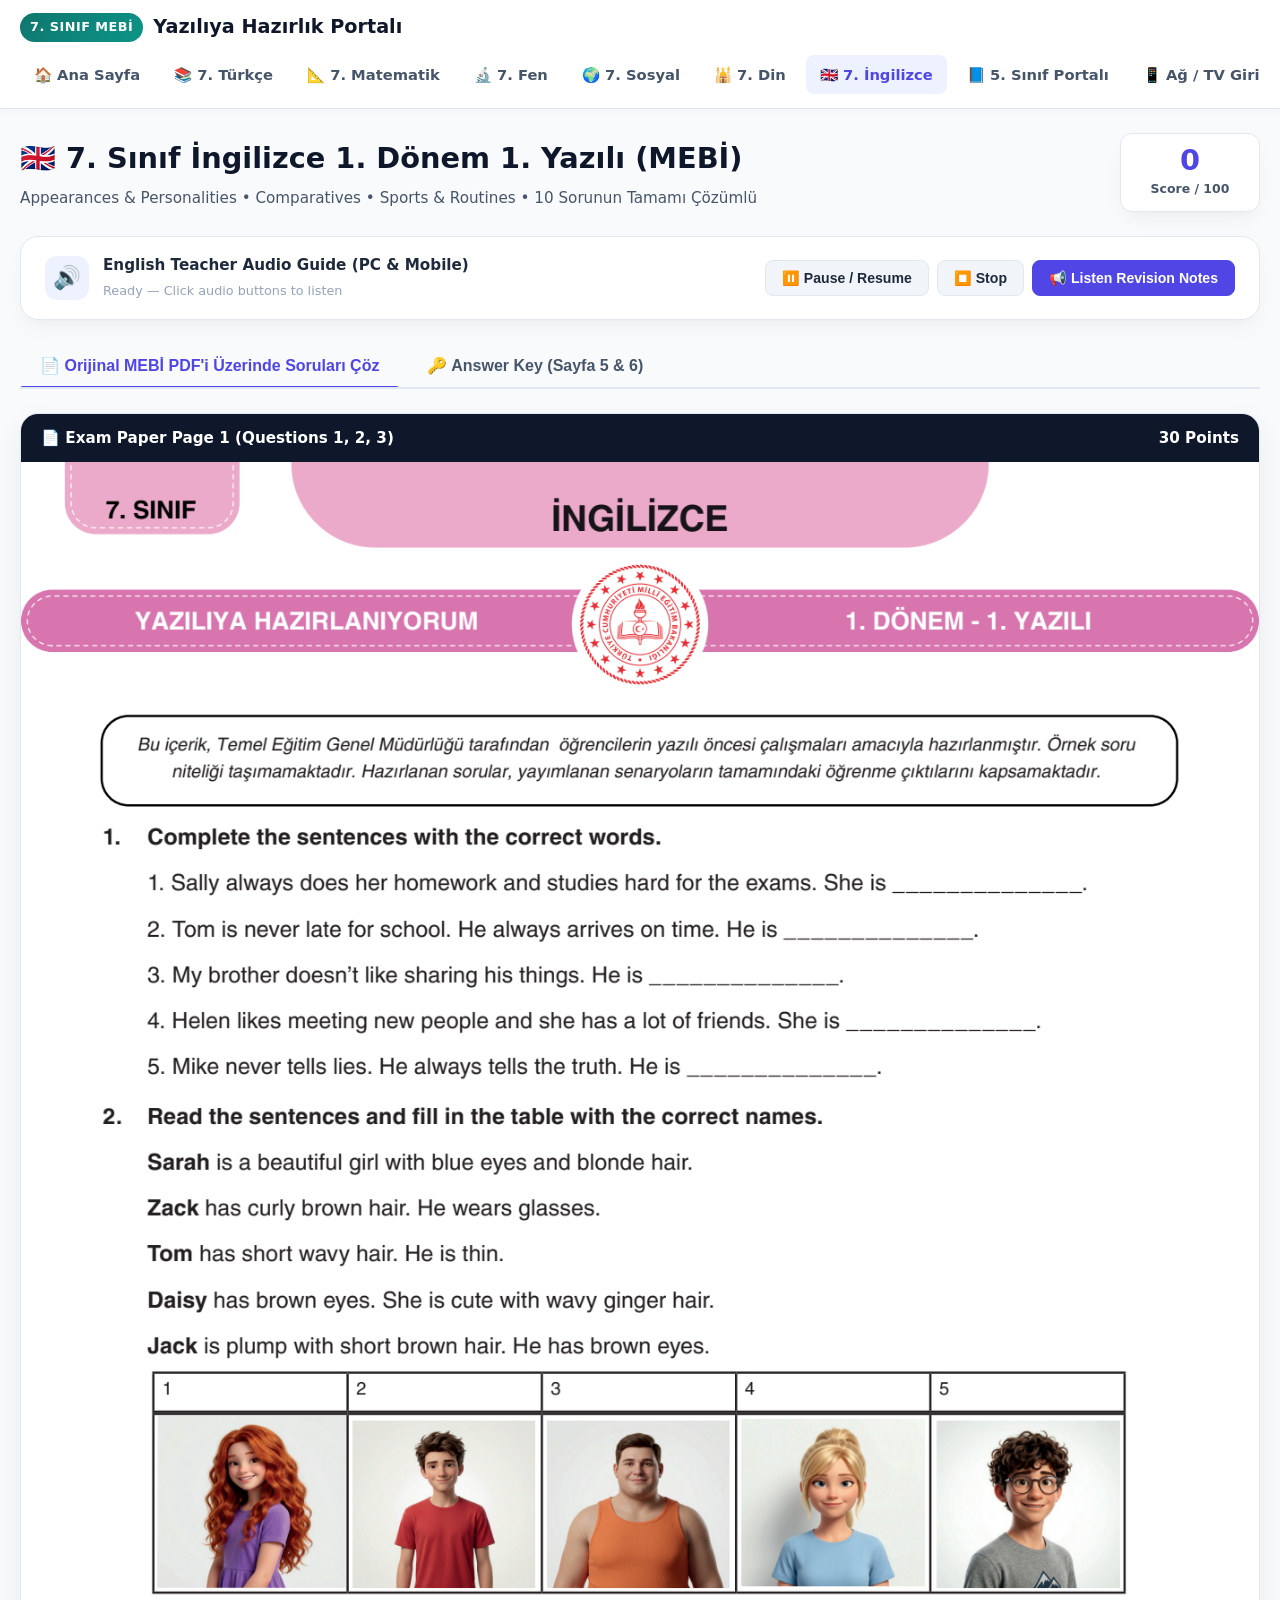
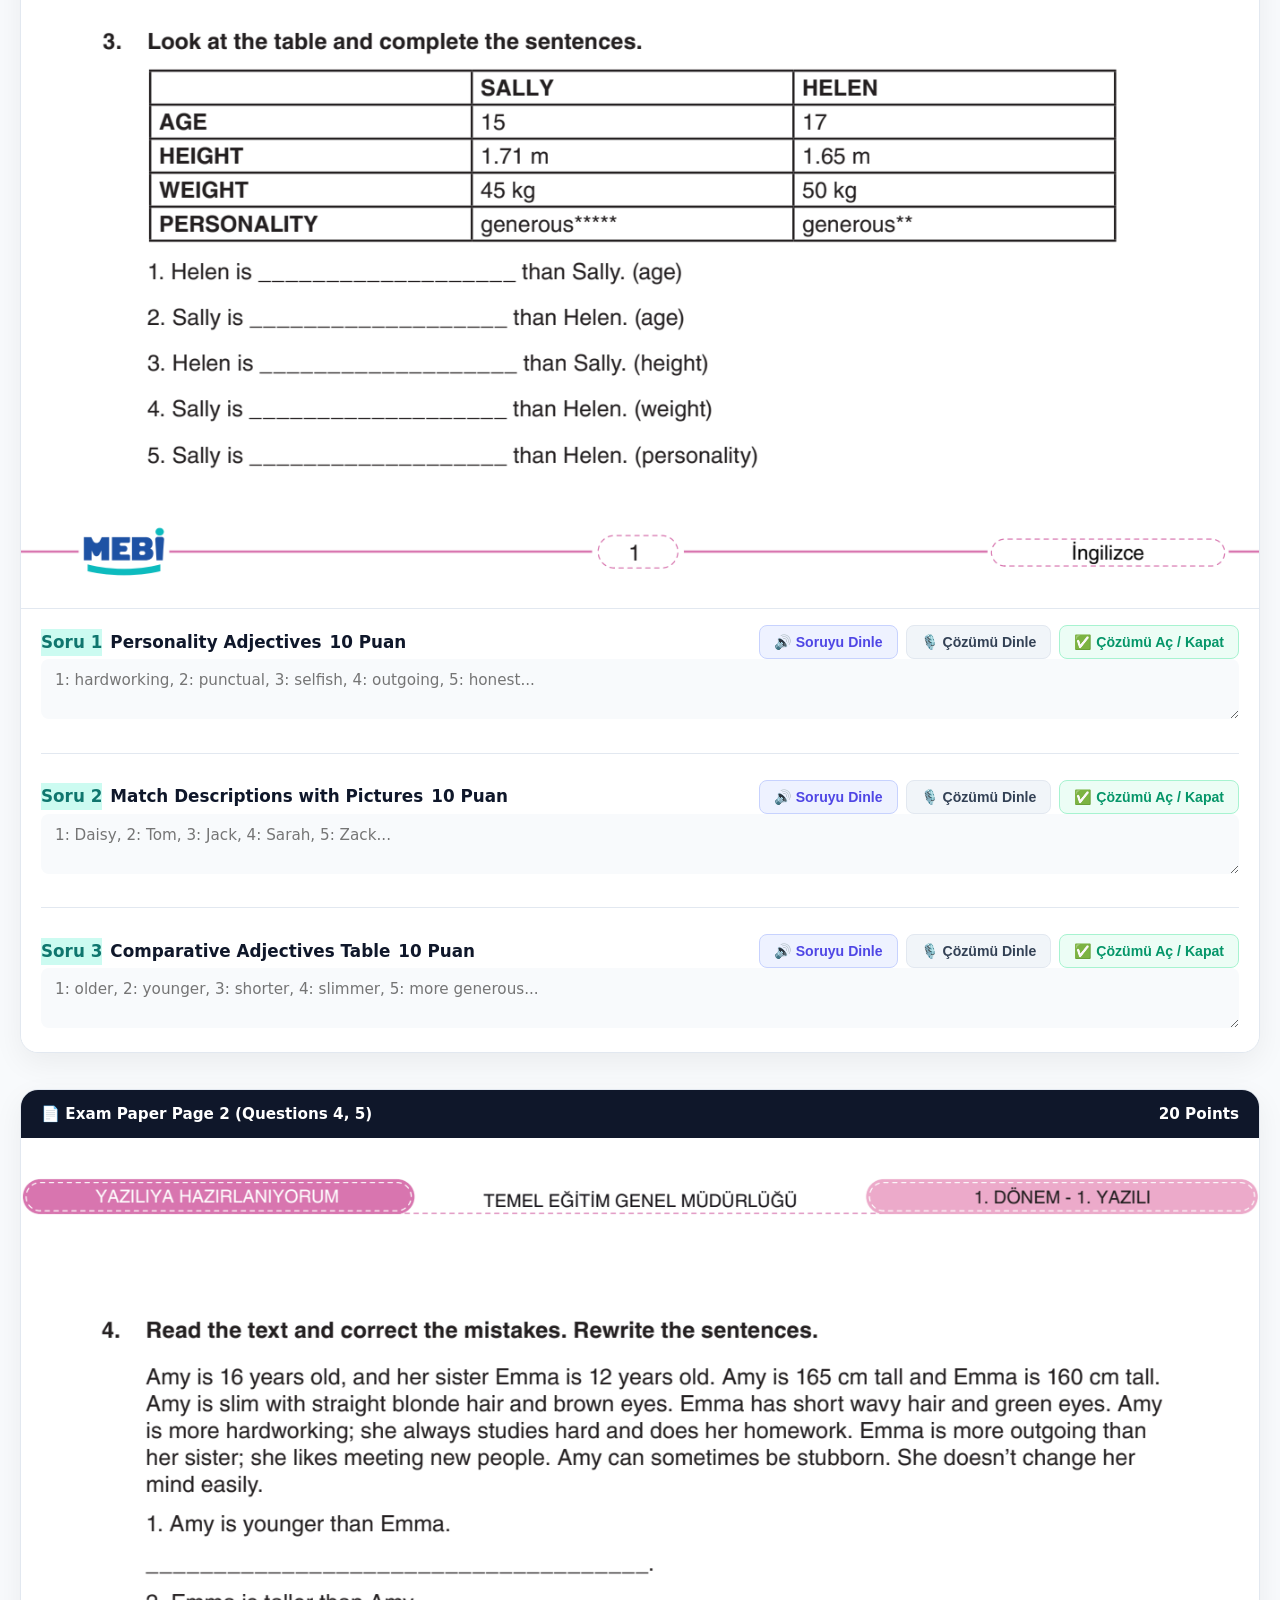
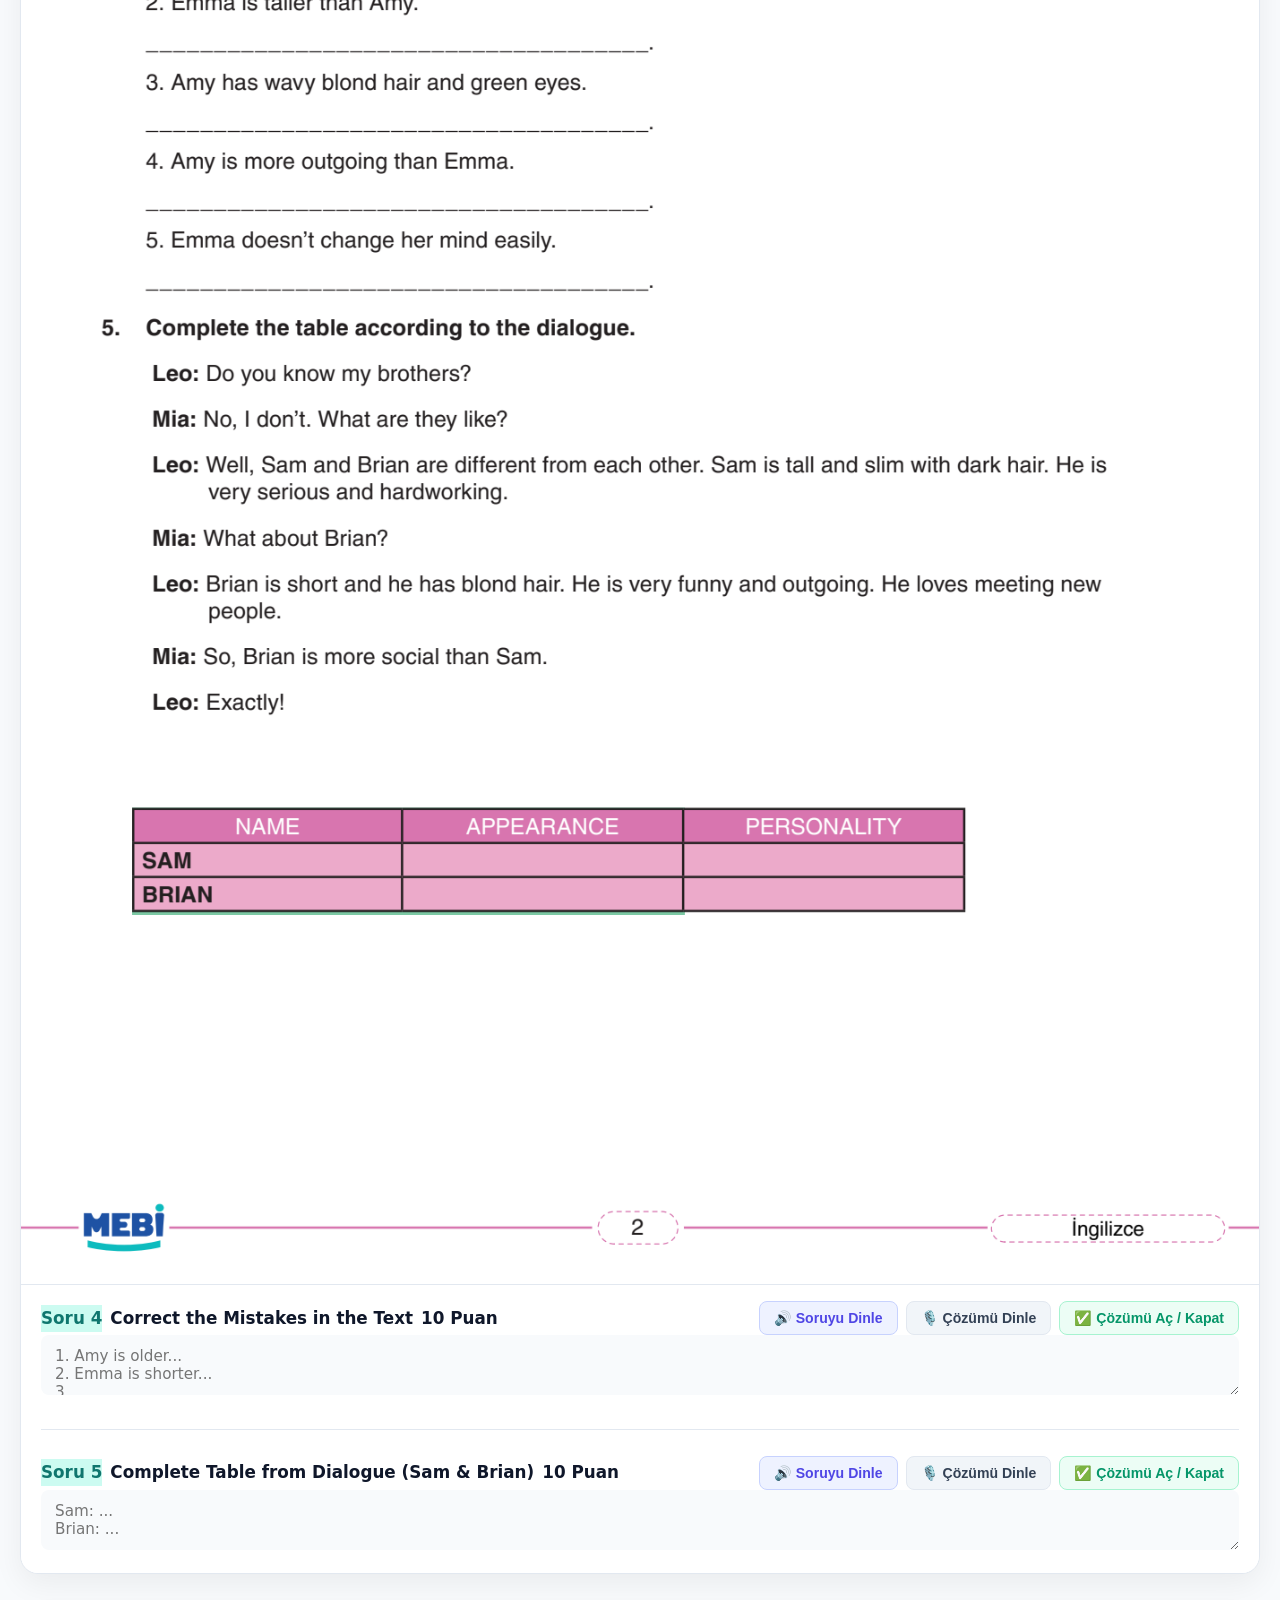
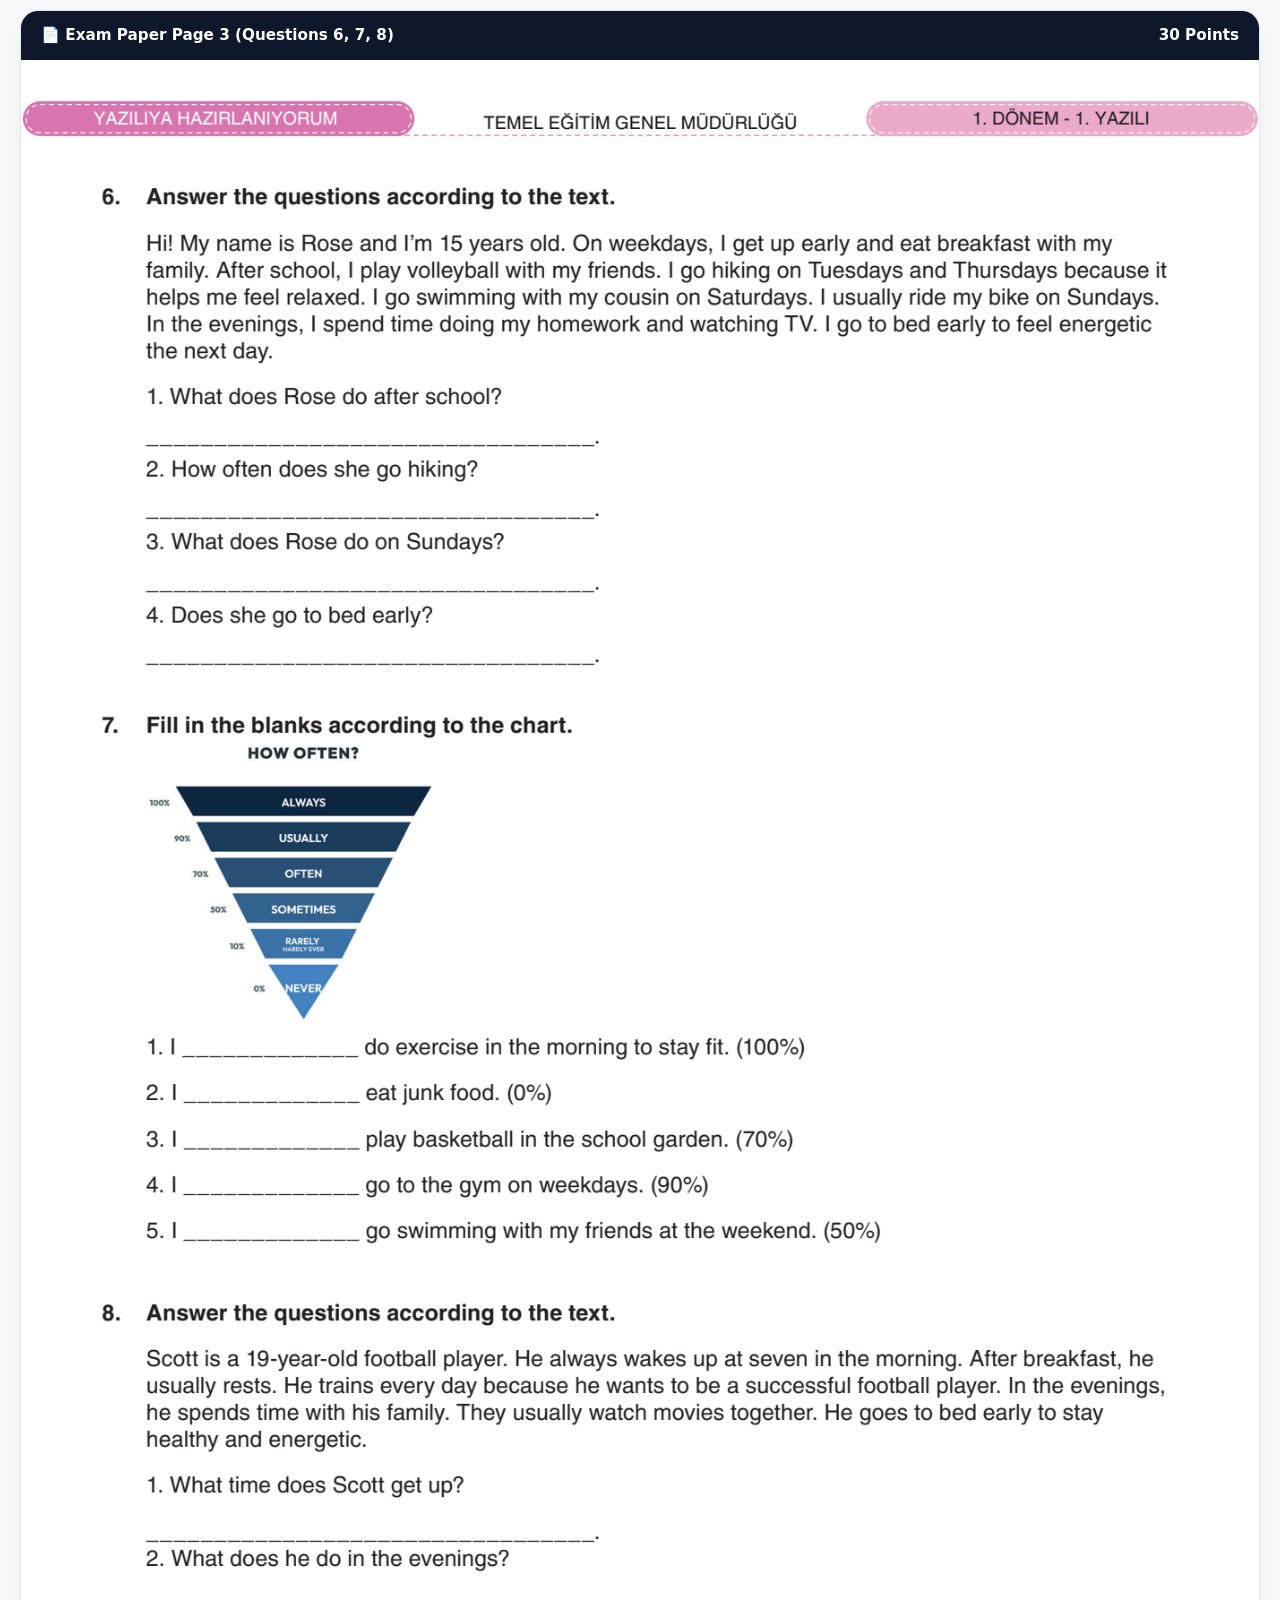
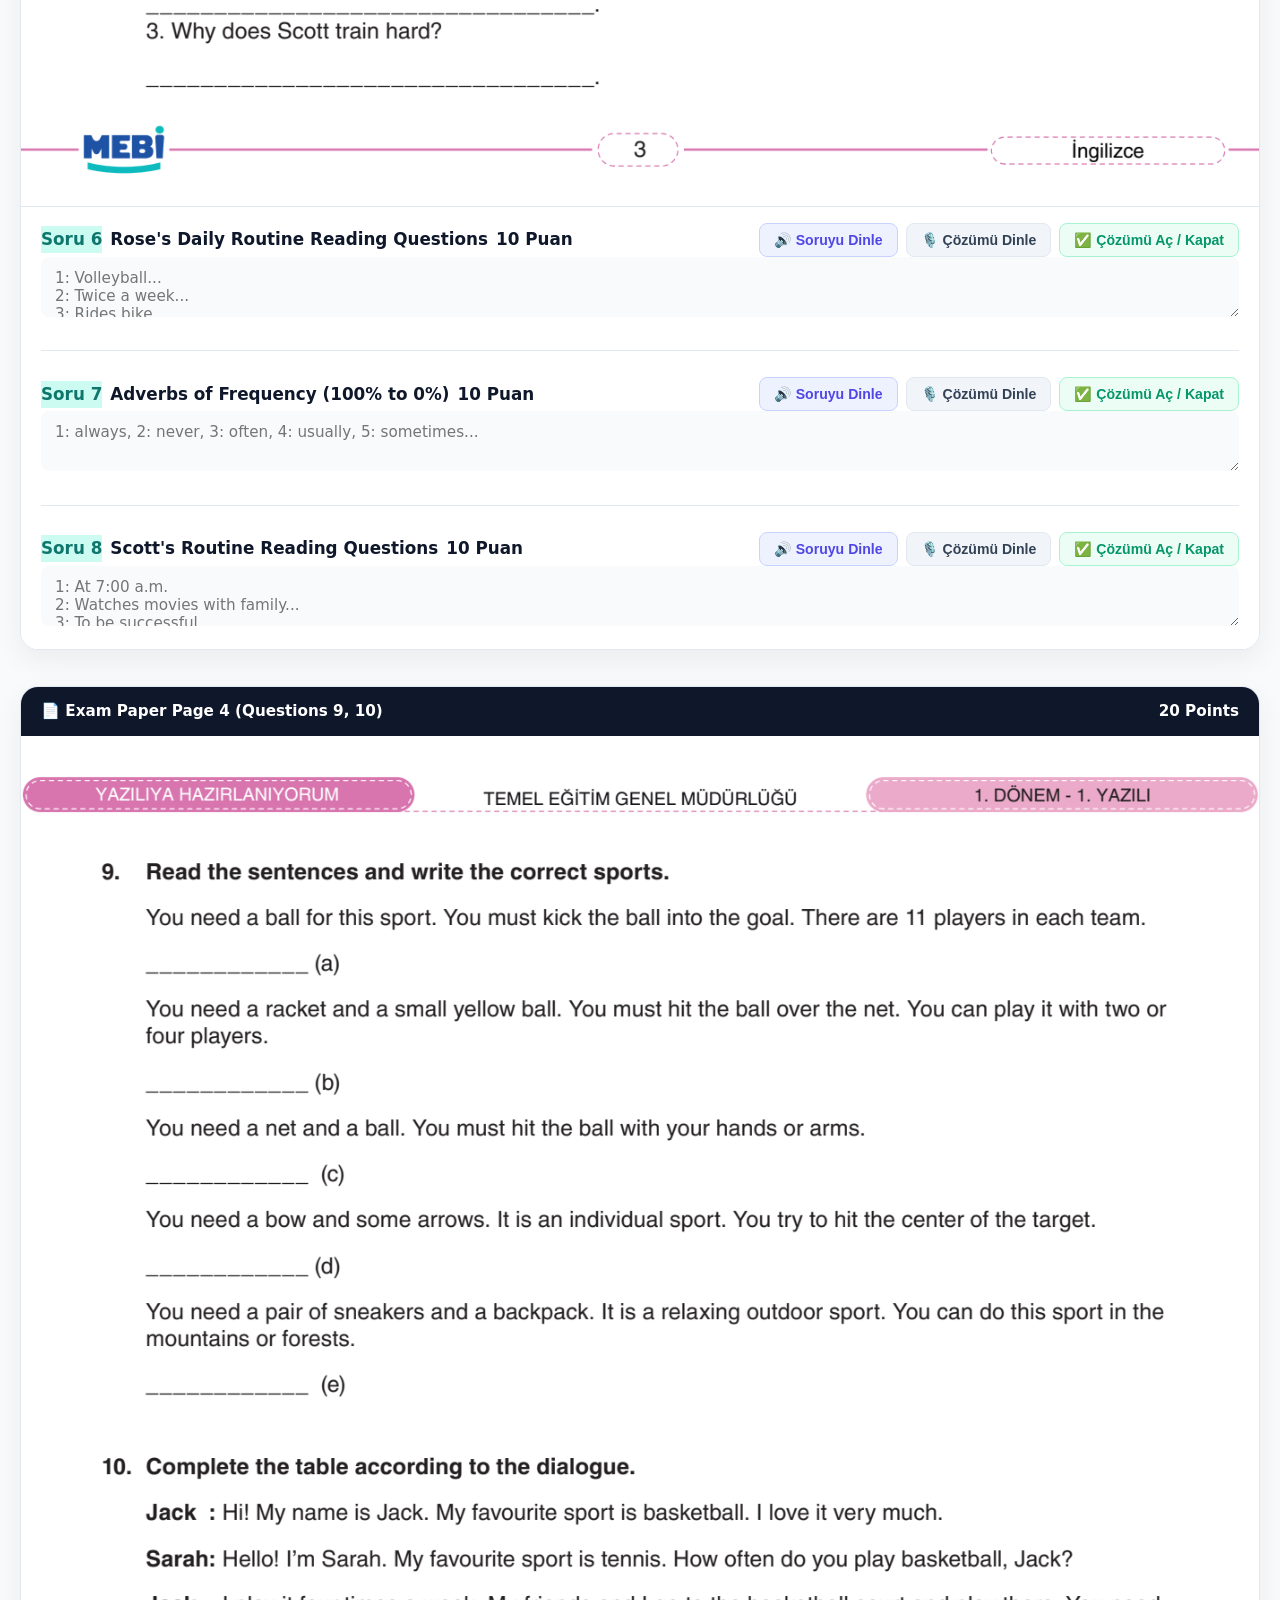
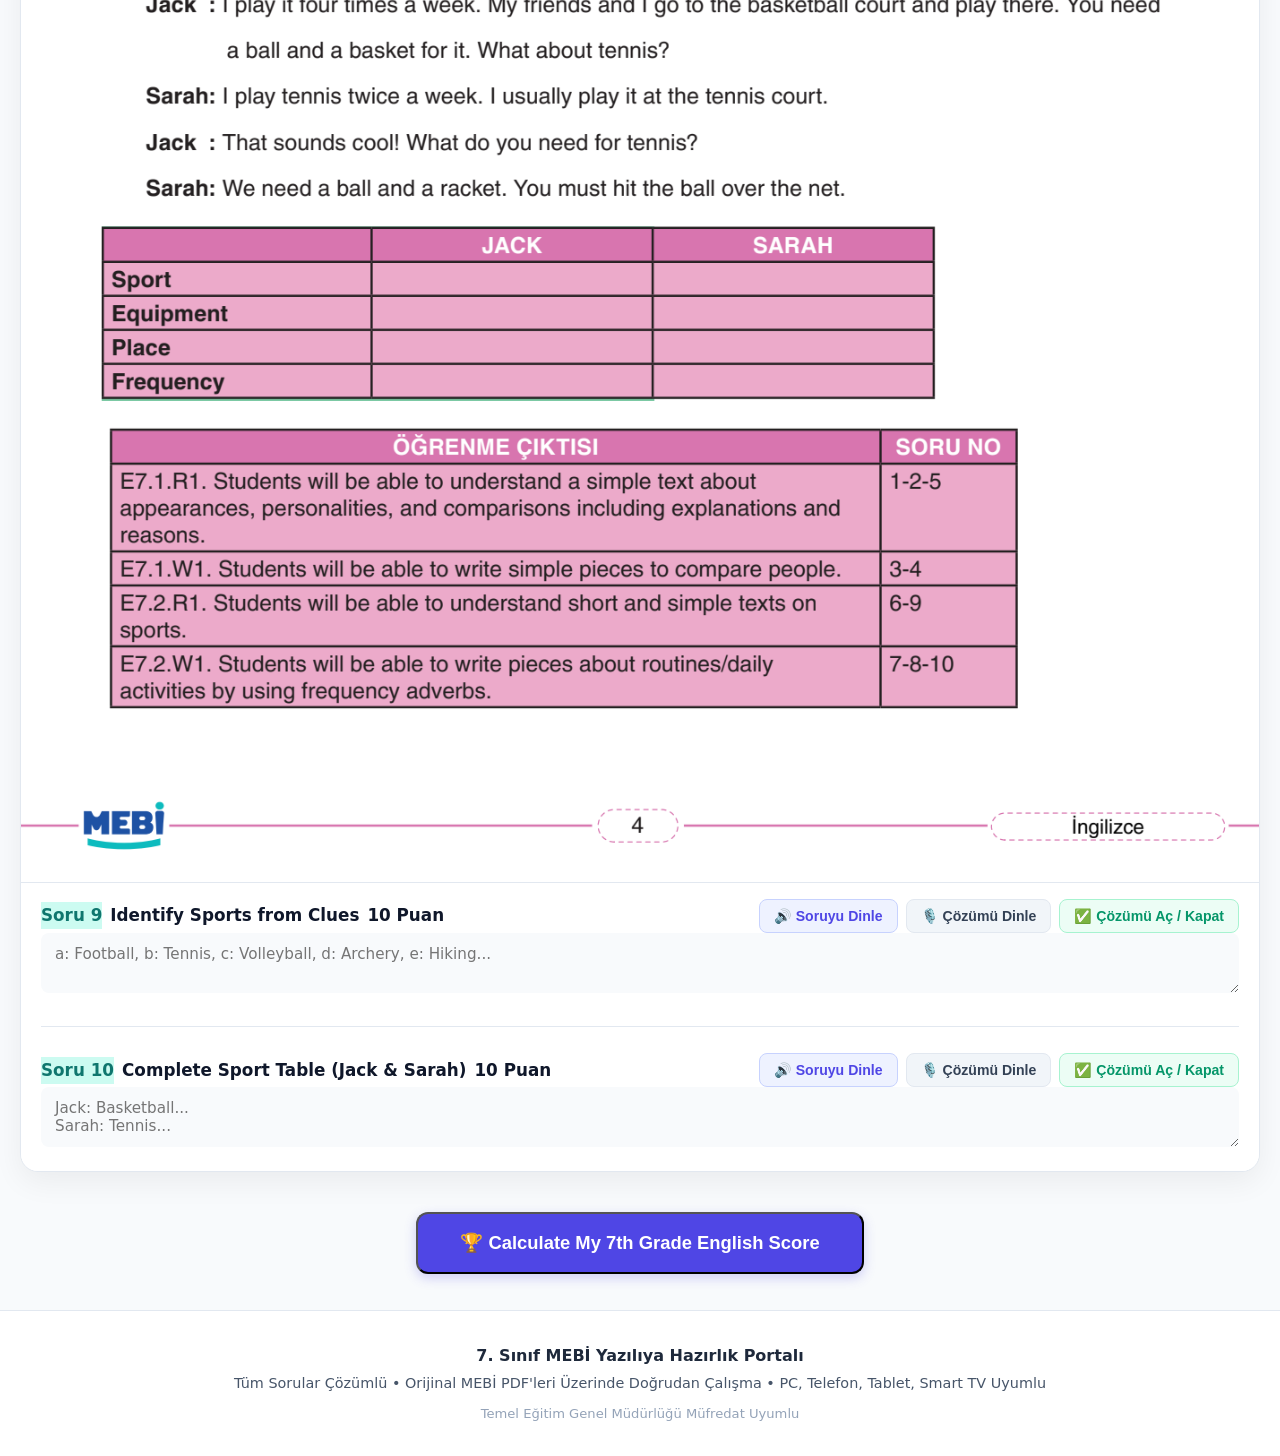
<file: 7-ingilizce.html>
<!DOCTYPE html>
<html lang="en">
<head>
  <meta charset="UTF-8">
  <meta name="viewport" content="width=device-width, initial-scale=1.0">
  <title>7. Sınıf İngilizce 1. Dönem 1. Yazılı - MEBİ Soruları ve Çözümleri</title>
  <link rel="stylesheet" href="assets/css/style.css">
  <link rel="preconnect" href="https://fonts.googleapis.com">
  <link rel="preconnect" href="https://fonts.gstatic.com" crossorigin>
  <link href="https://fonts.googleapis.com/css2?family=Plus+Jakarta+Sans:wght@400;500;600;700;800&display=swap" rel="stylesheet">
</head>
<body class="theme-ingilizce">
  
    <header class="site-header">
      <div class="nav-bar">
        <a href="index.html" class="brand-link">
          <span class="brand-badge" style="background: linear-gradient(135deg, #0f766e, #0d9488);">7. SINIF MEBİ</span>
          <span>Yazılıya Hazırlık Portalı</span>
        </a>
        <nav class="nav-links">
          <a href="index.html" class="nav-link">🏠 Ana Sayfa</a>
<a href="7-turkce.html" class="nav-link">📚 7. Türkçe</a>
<a href="7-matematik.html" class="nav-link">📐 7. Matematik</a>
<a href="7-fen-bilimleri.html" class="nav-link">🔬 7. Fen</a>
<a href="7-sosyal-bilgiler.html" class="nav-link">🌍 7. Sosyal</a>
<a href="7-din-kulturu.html" class="nav-link">🕌 7. Din</a>
<a href="7-ingilizce.html" class="nav-link active">🇬🇧 7. İngilizce</a>
<a href="turkce.html" class="nav-link">📘 5. Sınıf Portalı</a>
<a href="qr_giris.html" class="nav-link">📱 Ağ / TV Giriş</a>

        </nav>
      </div>
    </header>
    

  <main class="container">
    <div class="lesson-header">
      <div class="lesson-info">
        <h1><span>🇬🇧</span> 7. Sınıf İngilizce 1. Dönem 1. Yazılı (MEBİ)</h1>
        <p>Appearances & Personalities • Comparatives • Sports & Routines • 10 Sorunun Tamamı Çözümlü</p>
      </div>
      <div class="score-box">
        <div class="score-val" id="currentScoreVal">0</div>
        <div class="score-lbl">Score / 100</div>
      </div>
    </div>

    <!-- Audio Player Bar -->
    <div class="audio-bar">
      <div class="audio-bar-info">
        <div class="audio-icon-pulse">🔊</div>
        <div>
          <strong style="display:block; font-size:0.95rem;">English Teacher Audio Guide (PC & Mobile)</strong>
          <span id="audioStatusText" style="font-size:0.8rem; color:#94a3b8;">Ready — Click audio buttons to listen</span>
        </div>
      </div>
      <div class="audio-controls">
        <button class="btn-audio" onclick="portalApp.pauseSpeech()">⏸️ Pause / Resume</button>
        <button class="btn-audio" onclick="portalApp.stopSpeech()">⏹️ Stop</button>
        <button class="btn-audio primary" onclick="portalApp.speakText('7th Grade English 1st Term 1st Exam Revision. Describing physical appearance and personality, comparative adjectives older, taller, more generous, frequency adverbs always, usually, often, sometimes, never, sports equipments and reading comprehension.')">📢 Listen Revision Notes</button>
      </div>
    </div>

    <!-- Tabs -->
    <div class="tabs-nav">
      <button class="tab-btn active" data-tab="pdf-pane">📄 Orijinal MEBİ PDF'i Üzerinde Soruları Çöz</button>
      <button class="tab-btn" data-tab="answer-key-pane">🔑 Answer Key (Sayfa 5 & 6)</button>
    </div>

    <!-- TAB 1: WORKBENCH -->
    <div id="pdf-pane" class="tab-pane active">
      <div class="interactive-pdf-container">
        
        <!-- Sayfa 1 -->
        <div class="pdf-interactive-page">
          <div class="page-banner"><span>📄 Exam Paper Page 1 (Questions 1, 2, 3)</span><span>30 Points</span></div>
          <div class="pdf-image-wrap"><img src="assets/pdf_pages/ingilizce_mebi/page_1.png" alt="İngilizce Sayfa 1" loading="eager"></div>
          <div class="pdf-question-controls">
    <div class="q-strip" id="q_strip_7_1">
      <div class="q-strip-header">
        <div class="q-strip-title">
          <span class="q-num-badge" style="background:#ccfbf1; color:#0f766e;">Soru 1</span>
          <strong>Personality Adjectives</strong>
          <span class="q-pts-pill">10 Puan</span>
        </div>
        <div class="q-strip-actions">
          <button class="btn-q-action audio-play" onclick="portalApp.playAudio('ing7_q1.mp3', 'q_strip_7_1', 'Question 1. Complete the sentences with the correct personality words: hardworking, punctual, selfish, outgoing, honest.')">🔊 Soruyu Dinle</button>
          <button class="btn-q-action audio-sol" onclick="portalApp.playAudio('ing7_sol1.mp3', 'q_strip_7_1', 'Question 1 solution. 1 hardworking, 2 punctual, 3 selfish, 4 outgoing, 5 honest.')">🎙️ Çözümü Dinle</button>
          <button class="btn-q-action solution-btn" onclick="portalApp.toggleSolution('sol_reveal_7_1')">✅ Çözümü Aç / Kapat</button>
        </div>
      </div>
      <textarea class="student-input-box" placeholder="1: hardworking, 2: punctual, 3: selfish, 4: outgoing, 5: honest..."></textarea>
      <div id="sol_reveal_7_1" class="q-solution-reveal">
        <div class="sol-title">📌 MEBİ Resmi Öğretmen Çözümü & Model Yanıt:</div>
        <div class="sol-body">1. Sally always does her homework and studies hard: She is <strong>hardworking</strong>.<br>2. Tom is never late for school, arrives on time: He is <strong>punctual</strong>.<br>3. My brother doesn't like sharing his things: He is <strong>selfish</strong>.<br>4. Helen likes meeting new people and has a lot of friends: She is <strong>outgoing</strong>.<br>5. Mike never tells lies, always tells the truth: He is <strong>honest</strong>.</div>
        <div class="self-grading">
          <span>Puanlama:</span>
          <button class="grade-btn full" onclick="portalApp.gradeQuestion('q7_1', 10, 10, this)">10 Puan (Tam Doğru)</button>
          <button class="grade-btn half" onclick="portalApp.gradeQuestion('q7_1', 10, 5, this)">5 Puan (Kısmi)</button>
          <button class="grade-btn zero" onclick="portalApp.gradeQuestion('q7_1', 10, 0, this)">0 Puan</button>
        </div>
      </div>
    </div>
    <hr style="border:none; border-top:1px solid #e2e8f0; margin:14px 0;">
    <div class="q-strip" id="q_strip_7_2">
      <div class="q-strip-header">
        <div class="q-strip-title">
          <span class="q-num-badge" style="background:#ccfbf1; color:#0f766e;">Soru 2</span>
          <strong>Match Descriptions with Pictures</strong>
          <span class="q-pts-pill">10 Puan</span>
        </div>
        <div class="q-strip-actions">
          <button class="btn-q-action audio-play" onclick="portalApp.playAudio('ing7_q2.mp3', 'q_strip_7_2', 'Question 2. Match the appearance descriptions with the numbers 1 to 5.')">🔊 Soruyu Dinle</button>
          <button class="btn-q-action audio-sol" onclick="portalApp.playAudio('ing7_sol2.mp3', 'q_strip_7_2', 'Question 2 solution. 1 Daisy (ginger hair), 2 Tom (short wavy hair, thin), 3 Jack (plump, short brown hair), 4 Sarah (blonde hair, blue eyes), 5 Zack (curly brown hair, glasses).')">🎙️ Çözümü Dinle</button>
          <button class="btn-q-action solution-btn" onclick="portalApp.toggleSolution('sol_reveal_7_2')">✅ Çözümü Aç / Kapat</button>
        </div>
      </div>
      <textarea class="student-input-box" placeholder="1: Daisy, 2: Tom, 3: Jack, 4: Sarah, 5: Zack..."></textarea>
      <div id="sol_reveal_7_2" class="q-solution-reveal">
        <div class="sol-title">📌 MEBİ Resmi Öğretmen Çözümü & Model Yanıt:</div>
        <div class="sol-body">• <strong>1:</strong> <strong>Daisy</strong> (cute with wavy ginger hair, brown eyes)<br>• <strong>2:</strong> <strong>Tom</strong> (short wavy hair, thin)<br>• <strong>3:</strong> <strong>Jack</strong> (plump with short brown hair, brown eyes)<br>• <strong>4:</strong> <strong>Sarah</strong> (beautiful girl with blue eyes and blonde hair)<br>• <strong>5:</strong> <strong>Zack</strong> (curly brown hair, wears glasses)</div>
        <div class="self-grading">
          <span>Puanlama:</span>
          <button class="grade-btn full" onclick="portalApp.gradeQuestion('q7_2', 10, 10, this)">10 Puan (Tam Doğru)</button>
          <button class="grade-btn half" onclick="portalApp.gradeQuestion('q7_2', 10, 5, this)">5 Puan (Kısmi)</button>
          <button class="grade-btn zero" onclick="portalApp.gradeQuestion('q7_2', 10, 0, this)">0 Puan</button>
        </div>
      </div>
    </div>
    <hr style="border:none; border-top:1px solid #e2e8f0; margin:14px 0;">
    <div class="q-strip" id="q_strip_7_3">
      <div class="q-strip-header">
        <div class="q-strip-title">
          <span class="q-num-badge" style="background:#ccfbf1; color:#0f766e;">Soru 3</span>
          <strong>Comparative Adjectives Table</strong>
          <span class="q-pts-pill">10 Puan</span>
        </div>
        <div class="q-strip-actions">
          <button class="btn-q-action audio-play" onclick="portalApp.playAudio('ing7_q3.mp3', 'q_strip_7_3', 'Question 3. Compare Sally (15 yrs, 1.71m, 45kg) and Helen (17 yrs, 1.65m, 50kg).')">🔊 Soruyu Dinle</button>
          <button class="btn-q-action audio-sol" onclick="portalApp.playAudio('ing7_sol3.mp3', 'q_strip_7_3', 'Question 3 solution. 1 older, 2 younger, 3 shorter, 4 lighter or slimmer, 5 more generous.')">🎙️ Çözümü Dinle</button>
          <button class="btn-q-action solution-btn" onclick="portalApp.toggleSolution('sol_reveal_7_3')">✅ Çözümü Aç / Kapat</button>
        </div>
      </div>
      <textarea class="student-input-box" placeholder="1: older, 2: younger, 3: shorter, 4: slimmer, 5: more generous..."></textarea>
      <div id="sol_reveal_7_3" class="q-solution-reveal">
        <div class="sol-title">📌 MEBİ Resmi Öğretmen Çözümü & Model Yanıt:</div>
        <div class="sol-body">1. Helen is <strong>older</strong> than Sally. (17 > 15)<br>2. Sally is <strong>younger</strong> than Helen. (15 < 17)<br>3. Helen is <strong>shorter</strong> than Sally. (1.65m < 1.71m)<br>4. Sally is <strong>lighter / slimmer / thinner</strong> than Helen. (45kg < 50kg)<br>5. Sally is <strong>more generous</strong> than Helen. (5 stars vs 2 stars)</div>
        <div class="self-grading">
          <span>Puanlama:</span>
          <button class="grade-btn full" onclick="portalApp.gradeQuestion('q7_3', 10, 10, this)">10 Puan (Tam Doğru)</button>
          <button class="grade-btn half" onclick="portalApp.gradeQuestion('q7_3', 10, 5, this)">5 Puan (Kısmi)</button>
          <button class="grade-btn zero" onclick="portalApp.gradeQuestion('q7_3', 10, 0, this)">0 Puan</button>
        </div>
      </div>
    </div>
    </div>
        </div>

        <!-- Sayfa 2 -->
        <div class="pdf-interactive-page">
          <div class="page-banner"><span>📄 Exam Paper Page 2 (Questions 4, 5)</span><span>20 Points</span></div>
          <div class="pdf-image-wrap"><img src="assets/pdf_pages/ingilizce_mebi/page_2.png" alt="İngilizce Sayfa 2" loading="lazy"></div>
          <div class="pdf-question-controls">
    <div class="q-strip" id="q_strip_7_4">
      <div class="q-strip-header">
        <div class="q-strip-title">
          <span class="q-num-badge" style="background:#ccfbf1; color:#0f766e;">Soru 4</span>
          <strong>Correct the Mistakes in the Text</strong>
          <span class="q-pts-pill">10 Puan</span>
        </div>
        <div class="q-strip-actions">
          <button class="btn-q-action audio-play" onclick="portalApp.playAudio('ing7_q4.mp3', 'q_strip_7_4', 'Question 4. Read the text about Amy and Emma and rewrite the false sentences correctly.')">🔊 Soruyu Dinle</button>
          <button class="btn-q-action audio-sol" onclick="portalApp.playAudio('ing7_sol4.mp3', 'q_strip_7_4', 'Question 4 solution. 1 Amy is older than Emma. 2 Emma is shorter than Amy. 3 Amy has straight blond hair. 4 Emma is more outgoing than Amy. 5 Amy doesn\'t change her mind easily.')">🎙️ Çözümü Dinle</button>
          <button class="btn-q-action solution-btn" onclick="portalApp.toggleSolution('sol_reveal_7_4')">✅ Çözümü Aç / Kapat</button>
        </div>
      </div>
      <textarea class="student-input-box" placeholder="1. Amy is older... 
2. Emma is shorter... 
3. ..."></textarea>
      <div id="sol_reveal_7_4" class="q-solution-reveal">
        <div class="sol-title">📌 MEBİ Resmi Öğretmen Çözümü & Model Yanıt:</div>
        <div class="sol-body">1. <em>Amy is younger than Emma.</em> → <strong>Amy is older than Emma.</strong> (16 > 12)<br>2. <em>Emma is taller than Amy.</em> → <strong>Emma is shorter than Amy.</strong> (160cm < 165cm)<br>3. <em>Amy has wavy blond hair and green eyes.</em> → <strong>Amy has straight blonde hair and brown eyes.</strong><br>4. <em>Amy is more outgoing than Emma.</em> → <strong>Emma is more outgoing than Amy.</strong><br>5. <em>Emma doesn't change her mind easily.</em> → <strong>Amy doesn't change her mind easily. (She is stubborn.)</strong></div>
        <div class="self-grading">
          <span>Puanlama:</span>
          <button class="grade-btn full" onclick="portalApp.gradeQuestion('q7_4', 10, 10, this)">10 Puan (Tam Doğru)</button>
          <button class="grade-btn half" onclick="portalApp.gradeQuestion('q7_4', 10, 5, this)">5 Puan (Kısmi)</button>
          <button class="grade-btn zero" onclick="portalApp.gradeQuestion('q7_4', 10, 0, this)">0 Puan</button>
        </div>
      </div>
    </div>
    <hr style="border:none; border-top:1px solid #e2e8f0; margin:14px 0;">
    <div class="q-strip" id="q_strip_7_5">
      <div class="q-strip-header">
        <div class="q-strip-title">
          <span class="q-num-badge" style="background:#ccfbf1; color:#0f766e;">Soru 5</span>
          <strong>Complete Table from Dialogue (Sam & Brian)</strong>
          <span class="q-pts-pill">10 Puan</span>
        </div>
        <div class="q-strip-actions">
          <button class="btn-q-action audio-play" onclick="portalApp.playAudio('ing7_q5.mp3', 'q_strip_7_5', 'Question 5. Complete the table for Sam and Brian: Appearance and Personality.')">🔊 Soruyu Dinle</button>
          <button class="btn-q-action audio-sol" onclick="portalApp.playAudio('ing7_sol5.mp3', 'q_strip_7_5', 'Question 5 solution. Sam: tall, slim, dark hair; serious, hardworking. Brian: short, blond hair; funny, outgoing, social.')">🎙️ Çözümü Dinle</button>
          <button class="btn-q-action solution-btn" onclick="portalApp.toggleSolution('sol_reveal_7_5')">✅ Çözümü Aç / Kapat</button>
        </div>
      </div>
      <textarea class="student-input-box" placeholder="Sam: ... 
Brian: ..."></textarea>
      <div id="sol_reveal_7_5" class="q-solution-reveal">
        <div class="sol-title">📌 MEBİ Resmi Öğretmen Çözümü & Model Yanıt:</div>
        <div class="sol-body">• <strong>SAM:</strong><br>&nbsp;&nbsp;Appearance: <strong>tall, slim, dark hair</strong><br>&nbsp;&nbsp;Personality: <strong>serious and hardworking</strong><br><br>• <strong>BRIAN:</strong><br>&nbsp;&nbsp;Appearance: <strong>short, blond hair</strong><br>&nbsp;&nbsp;Personality: <strong>funny, outgoing (social)</strong></div>
        <div class="self-grading">
          <span>Puanlama:</span>
          <button class="grade-btn full" onclick="portalApp.gradeQuestion('q7_5', 10, 10, this)">10 Puan (Tam Doğru)</button>
          <button class="grade-btn half" onclick="portalApp.gradeQuestion('q7_5', 10, 5, this)">5 Puan (Kısmi)</button>
          <button class="grade-btn zero" onclick="portalApp.gradeQuestion('q7_5', 10, 0, this)">0 Puan</button>
        </div>
      </div>
    </div>
    </div>
        </div>

        <!-- Sayfa 3 -->
        <div class="pdf-interactive-page">
          <div class="page-banner"><span>📄 Exam Paper Page 3 (Questions 6, 7, 8)</span><span>30 Points</span></div>
          <div class="pdf-image-wrap"><img src="assets/pdf_pages/ingilizce_mebi/page_3.png" alt="İngilizce Sayfa 3" loading="lazy"></div>
          <div class="pdf-question-controls">
    <div class="q-strip" id="q_strip_7_6">
      <div class="q-strip-header">
        <div class="q-strip-title">
          <span class="q-num-badge" style="background:#ccfbf1; color:#0f766e;">Soru 6</span>
          <strong>Rose's Daily Routine Reading Questions</strong>
          <span class="q-pts-pill">10 Puan</span>
        </div>
        <div class="q-strip-actions">
          <button class="btn-q-action audio-play" onclick="portalApp.playAudio('ing7_q6.mp3', 'q_strip_7_6', 'Question 6. Answer the 4 questions according to the text about Rose\'s daily routine.')">🔊 Soruyu Dinle</button>
          <button class="btn-q-action audio-sol" onclick="portalApp.playAudio('ing7_sol6.mp3', 'q_strip_7_6', 'Question 6 solution. 1 She plays volleyball with her friends. 2 She goes hiking twice a week. 3 She usually rides her bike. 4 Yes, she does.')">🎙️ Çözümü Dinle</button>
          <button class="btn-q-action solution-btn" onclick="portalApp.toggleSolution('sol_reveal_7_6')">✅ Çözümü Aç / Kapat</button>
        </div>
      </div>
      <textarea class="student-input-box" placeholder="1: Volleyball... 
2: Twice a week... 
3: Rides bike... 
4: Yes, she does."></textarea>
      <div id="sol_reveal_7_6" class="q-solution-reveal">
        <div class="sol-title">📌 MEBİ Resmi Öğretmen Çözümü & Model Yanıt:</div>
        <div class="sol-body">1. <strong>What does Rose do after school?</strong><br>→ <em>She plays volleyball with her friends.</em><br><br>2. <strong>How often does she go hiking?</strong><br>→ <em>She goes hiking twice a week (on Tuesdays and Thursdays).</em><br><br>3. <strong>What does Rose do on Sundays?</strong><br>→ <em>She usually rides her bike.</em><br><br>4. <strong>Does she go to bed early?</strong><br>→ <em>Yes, she does.</em></div>
        <div class="self-grading">
          <span>Puanlama:</span>
          <button class="grade-btn full" onclick="portalApp.gradeQuestion('q7_6', 10, 10, this)">10 Puan (Tam Doğru)</button>
          <button class="grade-btn half" onclick="portalApp.gradeQuestion('q7_6', 10, 5, this)">5 Puan (Kısmi)</button>
          <button class="grade-btn zero" onclick="portalApp.gradeQuestion('q7_6', 10, 0, this)">0 Puan</button>
        </div>
      </div>
    </div>
    <hr style="border:none; border-top:1px solid #e2e8f0; margin:14px 0;">
    <div class="q-strip" id="q_strip_7_7">
      <div class="q-strip-header">
        <div class="q-strip-title">
          <span class="q-num-badge" style="background:#ccfbf1; color:#0f766e;">Soru 7</span>
          <strong>Adverbs of Frequency (100% to 0%)</strong>
          <span class="q-pts-pill">10 Puan</span>
        </div>
        <div class="q-strip-actions">
          <button class="btn-q-action audio-play" onclick="portalApp.playAudio('ing7_q7.mp3', 'q_strip_7_7', 'Question 7. Fill in the blanks with frequency adverbs: 100%, 0%, 70%, 90%, 50%.')">🔊 Soruyu Dinle</button>
          <button class="btn-q-action audio-sol" onclick="portalApp.playAudio('ing7_sol7.mp3', 'q_strip_7_7', 'Question 7 solution. 1 always, 2 never, 3 often, 4 usually, 5 sometimes.')">🎙️ Çözümü Dinle</button>
          <button class="btn-q-action solution-btn" onclick="portalApp.toggleSolution('sol_reveal_7_7')">✅ Çözümü Aç / Kapat</button>
        </div>
      </div>
      <textarea class="student-input-box" placeholder="1: always, 2: never, 3: often, 4: usually, 5: sometimes..."></textarea>
      <div id="sol_reveal_7_7" class="q-solution-reveal">
        <div class="sol-title">📌 MEBİ Resmi Öğretmen Çözümü & Model Yanıt:</div>
        <div class="sol-body">1. I <strong>always</strong> do exercise in the morning to stay fit. (100%)<br>2. I <strong>never</strong> eat junk food. (0%)<br>3. I <strong>often</strong> play basketball in the school garden. (70%)<br>4. I <strong>usually</strong> go to the gym on weekdays. (90%)<br>5. I <strong>sometimes</strong> go swimming with my friends at the weekend. (50%)</div>
        <div class="self-grading">
          <span>Puanlama:</span>
          <button class="grade-btn full" onclick="portalApp.gradeQuestion('q7_7', 10, 10, this)">10 Puan (Tam Doğru)</button>
          <button class="grade-btn half" onclick="portalApp.gradeQuestion('q7_7', 10, 5, this)">5 Puan (Kısmi)</button>
          <button class="grade-btn zero" onclick="portalApp.gradeQuestion('q7_7', 10, 0, this)">0 Puan</button>
        </div>
      </div>
    </div>
    <hr style="border:none; border-top:1px solid #e2e8f0; margin:14px 0;">
    <div class="q-strip" id="q_strip_7_8">
      <div class="q-strip-header">
        <div class="q-strip-title">
          <span class="q-num-badge" style="background:#ccfbf1; color:#0f766e;">Soru 8</span>
          <strong>Scott's Routine Reading Questions</strong>
          <span class="q-pts-pill">10 Puan</span>
        </div>
        <div class="q-strip-actions">
          <button class="btn-q-action audio-play" onclick="portalApp.playAudio('ing7_q8.mp3', 'q_strip_7_8', 'Question 8. Answer the 3 questions about Scott the football player.')">🔊 Soruyu Dinle</button>
          <button class="btn-q-action audio-sol" onclick="portalApp.playAudio('ing7_sol8.mp3', 'q_strip_7_8', 'Question 8 solution. 1 He wakes up at seven in the morning. 2 He spends time with his family and watches movies. 3 Because he wants to be a successful football player.')">🎙️ Çözümü Dinle</button>
          <button class="btn-q-action solution-btn" onclick="portalApp.toggleSolution('sol_reveal_7_8')">✅ Çözümü Aç / Kapat</button>
        </div>
      </div>
      <textarea class="student-input-box" placeholder="1: At 7:00 a.m. 
2: Watches movies with family... 
3: To be successful..."></textarea>
      <div id="sol_reveal_7_8" class="q-solution-reveal">
        <div class="sol-title">📌 MEBİ Resmi Öğretmen Çözümü & Model Yanıt:</div>
        <div class="sol-body">1. <strong>What time does Scott get up?</strong><br>→ <em>He always wakes up at seven (7:00) in the morning.</em><br><br>2. <strong>What does he do in the evenings?</strong><br>→ <em>He spends time with his family and they watch movies together.</em><br><br>3. <strong>Why does Scott train hard?</strong><br>→ <em>Because he wants to be a successful football player.</em></div>
        <div class="self-grading">
          <span>Puanlama:</span>
          <button class="grade-btn full" onclick="portalApp.gradeQuestion('q7_8', 10, 10, this)">10 Puan (Tam Doğru)</button>
          <button class="grade-btn half" onclick="portalApp.gradeQuestion('q7_8', 10, 5, this)">5 Puan (Kısmi)</button>
          <button class="grade-btn zero" onclick="portalApp.gradeQuestion('q7_8', 10, 0, this)">0 Puan</button>
        </div>
      </div>
    </div>
    </div>
        </div>

        <!-- Sayfa 4 -->
        <div class="pdf-interactive-page">
          <div class="page-banner"><span>📄 Exam Paper Page 4 (Questions 9, 10)</span><span>20 Points</span></div>
          <div class="pdf-image-wrap"><img src="assets/pdf_pages/ingilizce_mebi/page_4.png" alt="İngilizce Sayfa 4" loading="lazy"></div>
          <div class="pdf-question-controls">
    <div class="q-strip" id="q_strip_7_9">
      <div class="q-strip-header">
        <div class="q-strip-title">
          <span class="q-num-badge" style="background:#ccfbf1; color:#0f766e;">Soru 9</span>
          <strong>Identify Sports from Clues</strong>
          <span class="q-pts-pill">10 Puan</span>
        </div>
        <div class="q-strip-actions">
          <button class="btn-q-action audio-play" onclick="portalApp.playAudio('ing7_q9.mp3', 'q_strip_7_9', 'Question 9. Read the sentences and identify the 5 sports: a, b, c, d, e.')">🔊 Soruyu Dinle</button>
          <button class="btn-q-action audio-sol" onclick="portalApp.playAudio('ing7_sol9.mp3', 'q_strip_7_9', 'Question 9 solution. a Football, b Tennis, c Volleyball, d Archery, e Hiking or Trekking.')">🎙️ Çözümü Dinle</button>
          <button class="btn-q-action solution-btn" onclick="portalApp.toggleSolution('sol_reveal_7_9')">✅ Çözümü Aç / Kapat</button>
        </div>
      </div>
      <textarea class="student-input-box" placeholder="a: Football, b: Tennis, c: Volleyball, d: Archery, e: Hiking..."></textarea>
      <div id="sol_reveal_7_9" class="q-solution-reveal">
        <div class="sol-title">📌 MEBİ Resmi Öğretmen Çözümü & Model Yanıt:</div>
        <div class="sol-body">• <strong>a:</strong> <strong>Football (Soccer)</strong> (11 players, kick the ball into the goal)<br>• <strong>b:</strong> <strong>Tennis</strong> (racket, small yellow ball, over the net)<br>• <strong>c:</strong> <strong>Volleyball</strong> (net, ball, hit with hands or arms)<br>• <strong>d:</strong> <strong>Archery</strong> (bow, arrows, target center)<br>• <strong>e:</strong> <strong>Hiking / Trekking</strong> (sneakers, backpack, mountains or forests)</div>
        <div class="self-grading">
          <span>Puanlama:</span>
          <button class="grade-btn full" onclick="portalApp.gradeQuestion('q7_9', 10, 10, this)">10 Puan (Tam Doğru)</button>
          <button class="grade-btn half" onclick="portalApp.gradeQuestion('q7_9', 10, 5, this)">5 Puan (Kısmi)</button>
          <button class="grade-btn zero" onclick="portalApp.gradeQuestion('q7_9', 10, 0, this)">0 Puan</button>
        </div>
      </div>
    </div>
    <hr style="border:none; border-top:1px solid #e2e8f0; margin:14px 0;">
    <div class="q-strip" id="q_strip_7_10">
      <div class="q-strip-header">
        <div class="q-strip-title">
          <span class="q-num-badge" style="background:#ccfbf1; color:#0f766e;">Soru 10</span>
          <strong>Complete Sport Table (Jack & Sarah)</strong>
          <span class="q-pts-pill">10 Puan</span>
        </div>
        <div class="q-strip-actions">
          <button class="btn-q-action audio-play" onclick="portalApp.playAudio('ing7_q10.mp3', 'q_strip_7_10', 'Question 10. Complete the table: Sport, Equipment, Place, Frequency for Jack and Sarah.')">🔊 Soruyu Dinle</button>
          <button class="btn-q-action audio-sol" onclick="portalApp.playAudio('ing7_sol10.mp3', 'q_strip_7_10', 'Question 10 solution. Jack: Basketball, ball and basket, basketball court, four times a week. Sarah: Tennis, racket and ball, tennis court, twice a week.')">🎙️ Çözümü Dinle</button>
          <button class="btn-q-action solution-btn" onclick="portalApp.toggleSolution('sol_reveal_7_10')">✅ Çözümü Aç / Kapat</button>
        </div>
      </div>
      <textarea class="student-input-box" placeholder="Jack: Basketball... 
Sarah: Tennis..."></textarea>
      <div id="sol_reveal_7_10" class="q-solution-reveal">
        <div class="sol-title">📌 MEBİ Resmi Öğretmen Çözümü & Model Yanıt:</div>
        <div class="sol-body">• <strong>JACK:</strong><br>&nbsp;&nbsp;Sport: <strong>Basketball</strong><br>&nbsp;&nbsp;Equipment: <strong>Ball and basket</strong><br>&nbsp;&nbsp;Place: <strong>Basketball court</strong><br>&nbsp;&nbsp;Frequency: <strong>Four times a week</strong><br><br>• <strong>SARAH:</strong><br>&nbsp;&nbsp;Sport: <strong>Tennis</strong><br>&nbsp;&nbsp;Equipment: <strong>Racket and ball</strong><br>&nbsp;&nbsp;Place: <strong>Tennis court</strong><br>&nbsp;&nbsp;Frequency: <strong>Twice a week</strong></div>
        <div class="self-grading">
          <span>Puanlama:</span>
          <button class="grade-btn full" onclick="portalApp.gradeQuestion('q7_10', 10, 10, this)">10 Puan (Tam Doğru)</button>
          <button class="grade-btn half" onclick="portalApp.gradeQuestion('q7_10', 10, 5, this)">5 Puan (Kısmi)</button>
          <button class="grade-btn zero" onclick="portalApp.gradeQuestion('q7_10', 10, 0, this)">0 Puan</button>
        </div>
      </div>
    </div>
    </div>
        </div>

      </div>

      <div style="text-align: center; margin: 36px 0;">
        <button class="btn-start" style="padding: 18px 42px; font-size: 1.15rem; cursor: pointer;" onclick="portalApp.finishExam()">
          🏆 Calculate My 7th Grade English Score
        </button>
      </div>
    </div>

    <!-- TAB 2: OFFICIAL SOLUTIONS -->
    <div id="answer-key-pane" class="tab-pane">
      <div class="pdf-interactive-page">
        <div class="page-banner" style="background:#047857;">
          <span>📄 MEBİ Official Answer Key (Pages 5 & 6)</span>
          <span style="font-size:0.85rem; opacity:0.85;">Ministry of National Education</span>
        </div>
        <div class="pdf-image-wrap"><img src="assets/pdf_pages/ingilizce_mebi/page_5.png" alt="Cevap 5" loading="lazy"></div>
        <div class="pdf-image-wrap" style="border-top:2px solid #e2e8f0;"><img src="assets/pdf_pages/ingilizce_mebi/page_6.png" alt="Cevap 6" loading="lazy"></div>
      </div>
    </div>

  </main>

  
    <div id="scoreModal" class="modal-overlay">
      <div class="modal-content">
        <h2>🎉 Sınav Tamamlandı!</h2>
        <div class="modal-score" id="finalScoreVal">100</div>
        <p style="font-weight: 700; color: #64748b; margin-bottom: 12px;">Toplam Başarı Puanı / 100</p>
        <p id="scoreFeedback" style="font-size: 1.05rem; line-height: 1.5; color: #334155;">Harika bir çalışma gerçekleştirdin!</p>
        <button class="btn-modal" onclick="portalApp.closeModal()">Kapat ve İncelemeye Devam Et</button>
      </div>
    </div>
    
  
    <footer class="site-footer">
      <div class="container">
        <p style="font-weight: 700; color: #1e293b; font-size: 1rem;">7. Sınıf MEBİ Yazılıya Hazırlık Portalı</p>
        <p style="margin-top: 4px;">Tüm Sorular Çözümlü • Orijinal MEBİ PDF'leri Üzerinde Doğrudan Çalışma • PC, Telefon, Tablet, Smart TV Uyumlu</p>
        <p style="margin-top: 8px; font-size: 0.82rem; color: #94a3b8;">Temel Eğitim Genel Müdürlüğü Müfredat Uyumlu</p>
      </div>
    </footer>
    

  <script src="assets/js/app.js"></script>
  <script>
    initLesson('ingilizce_7', 'en-US');
  </script>
</body>
</html>
</file>
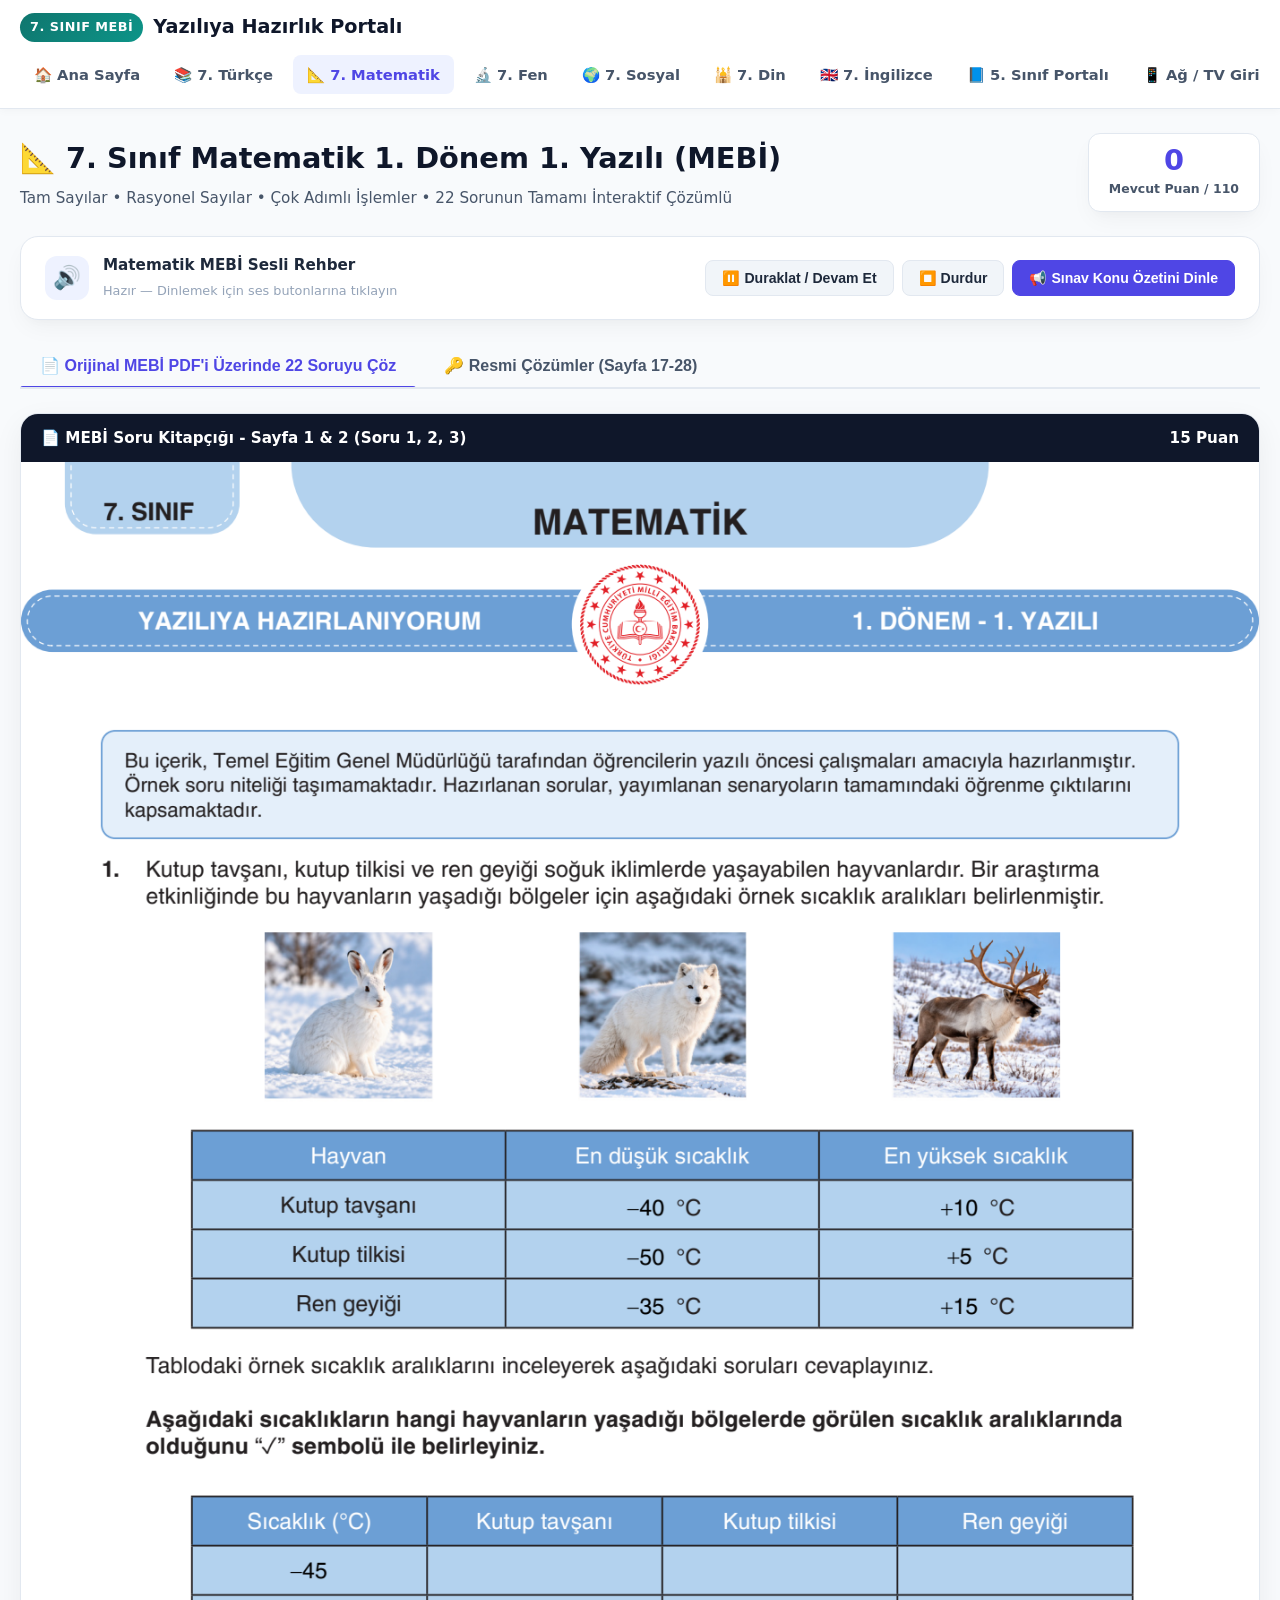
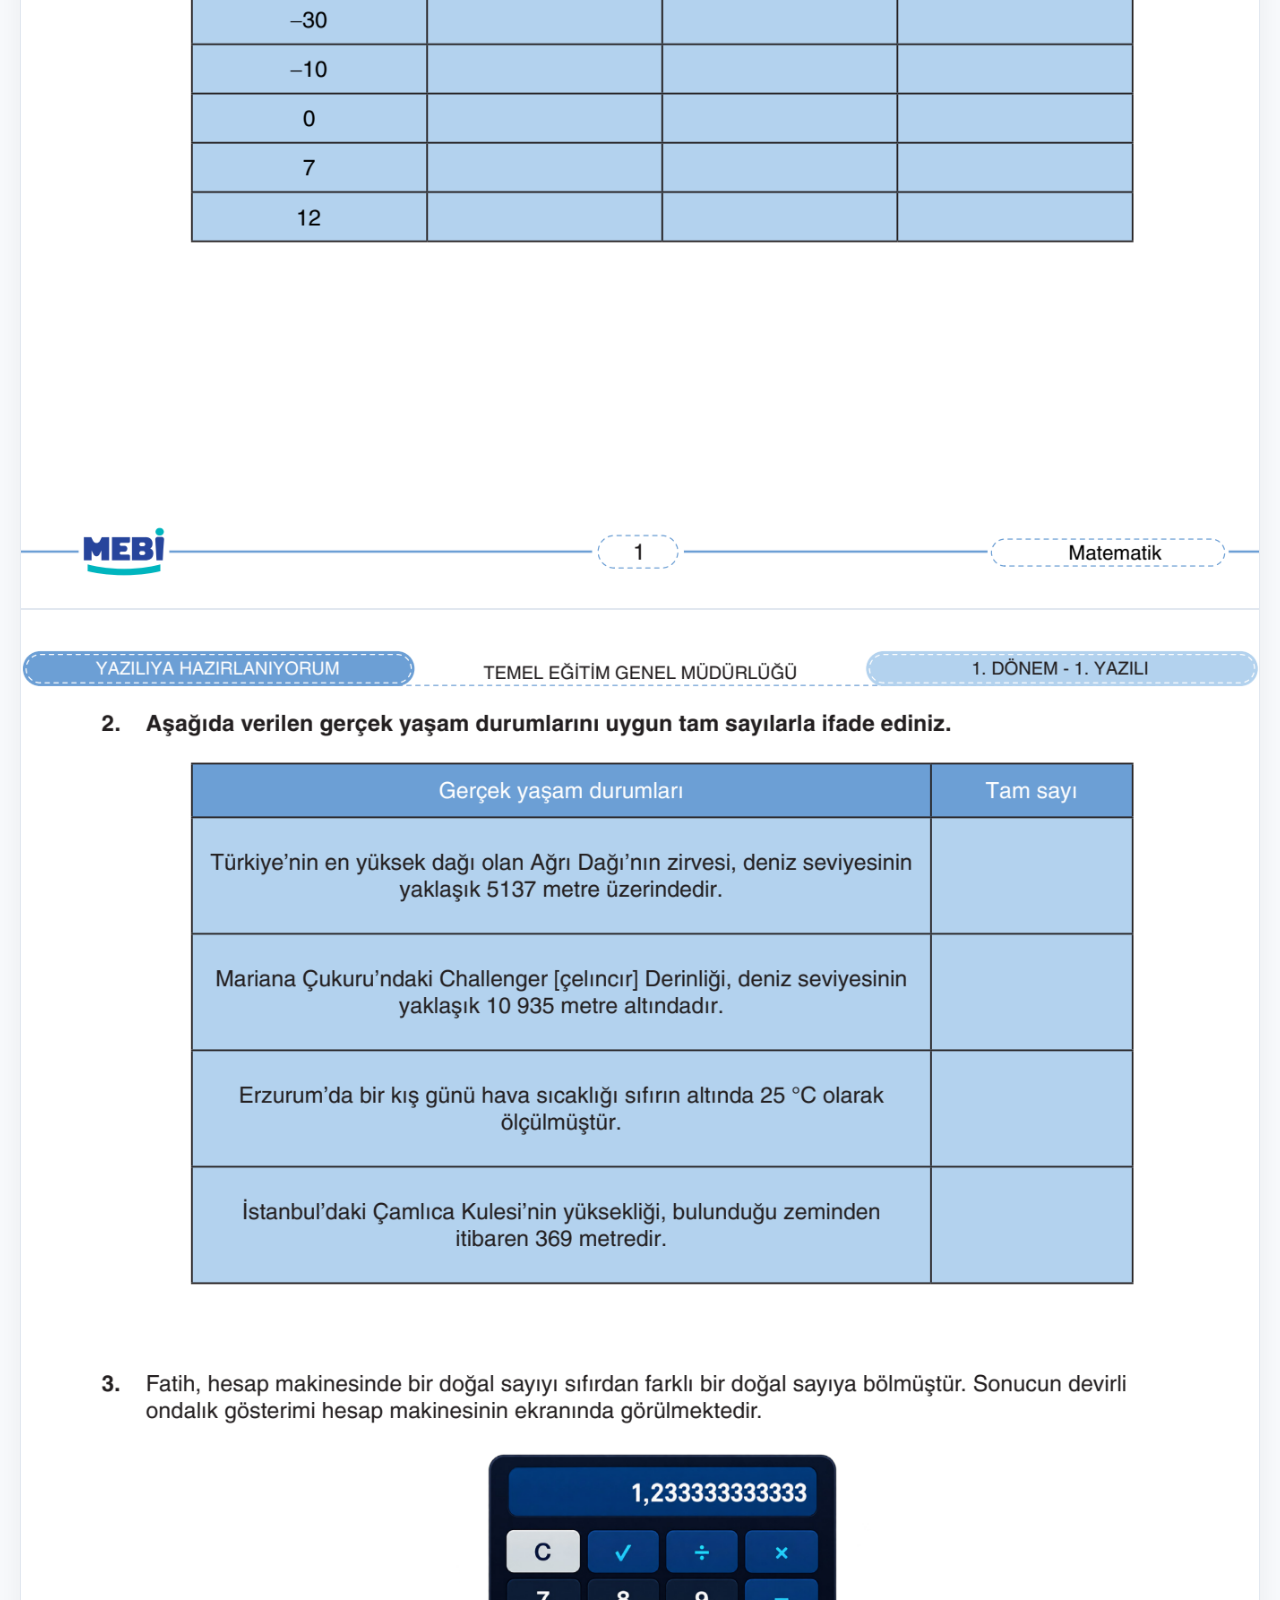
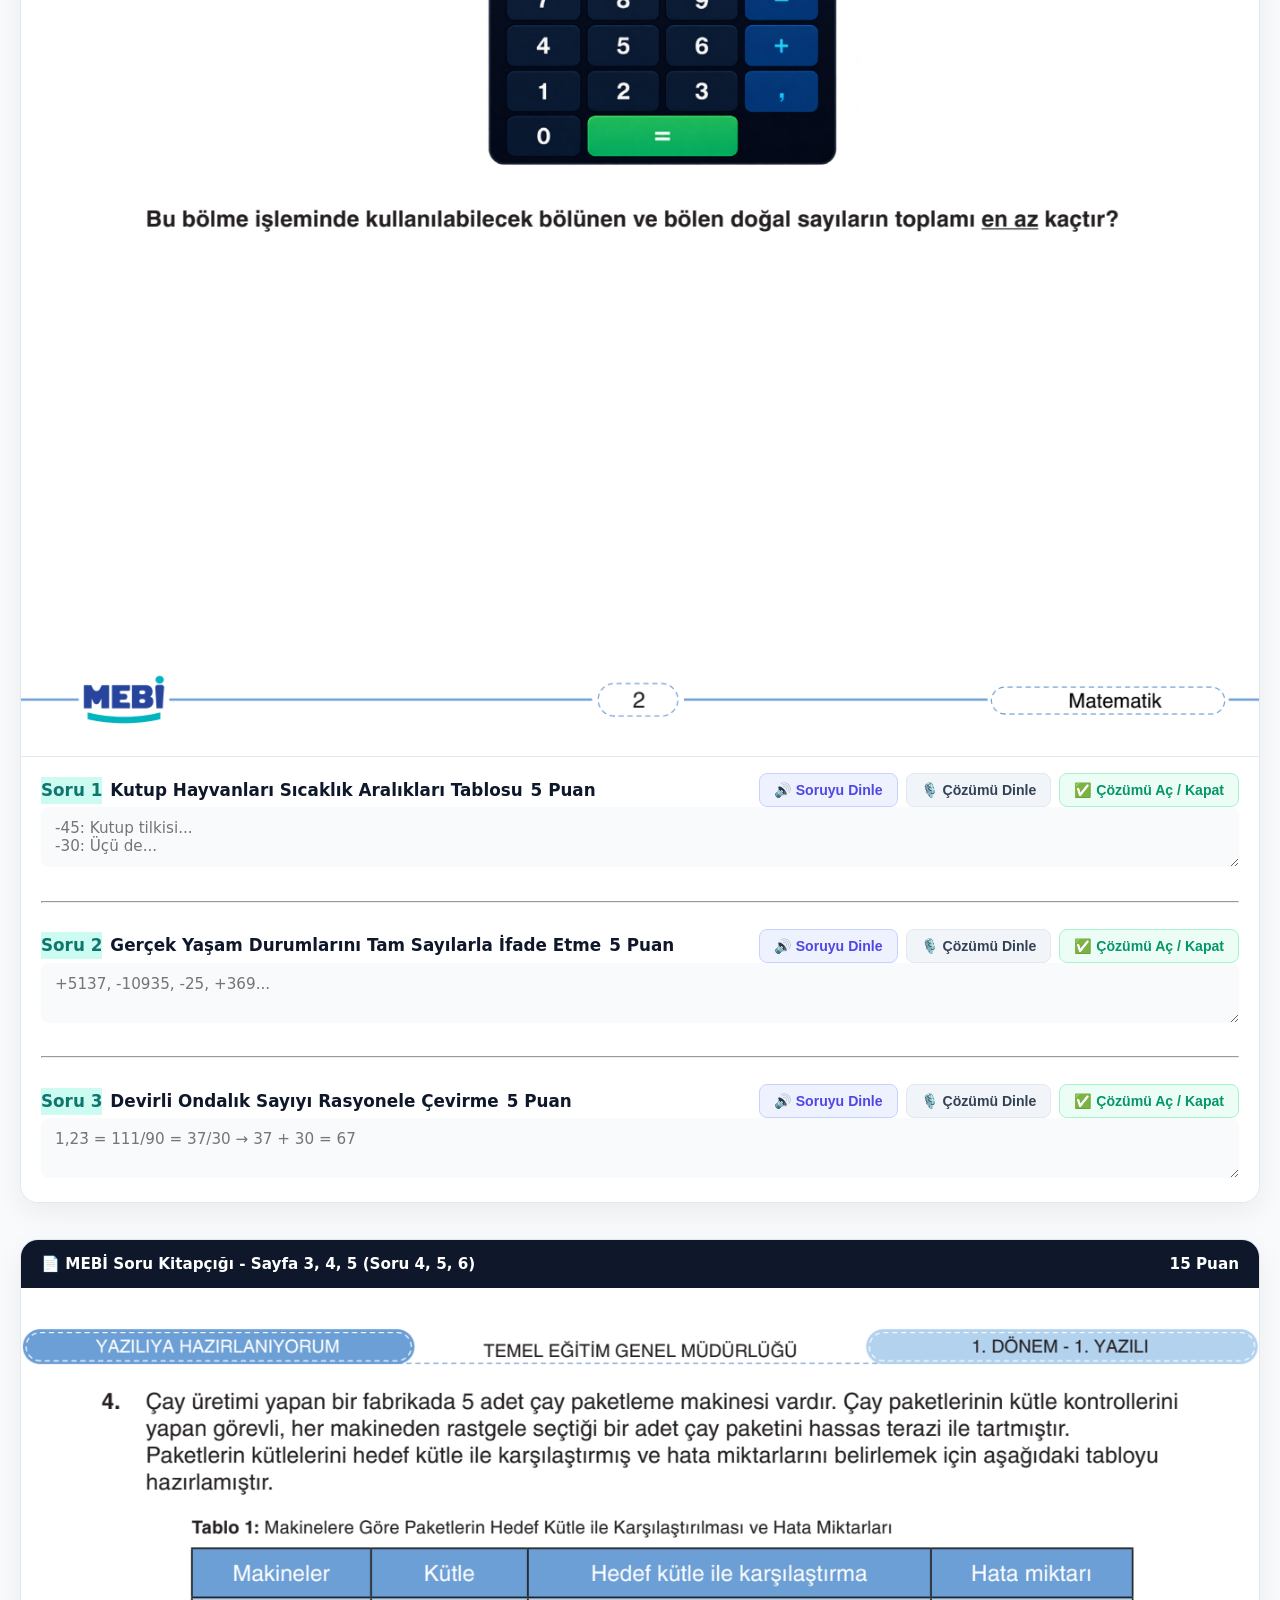
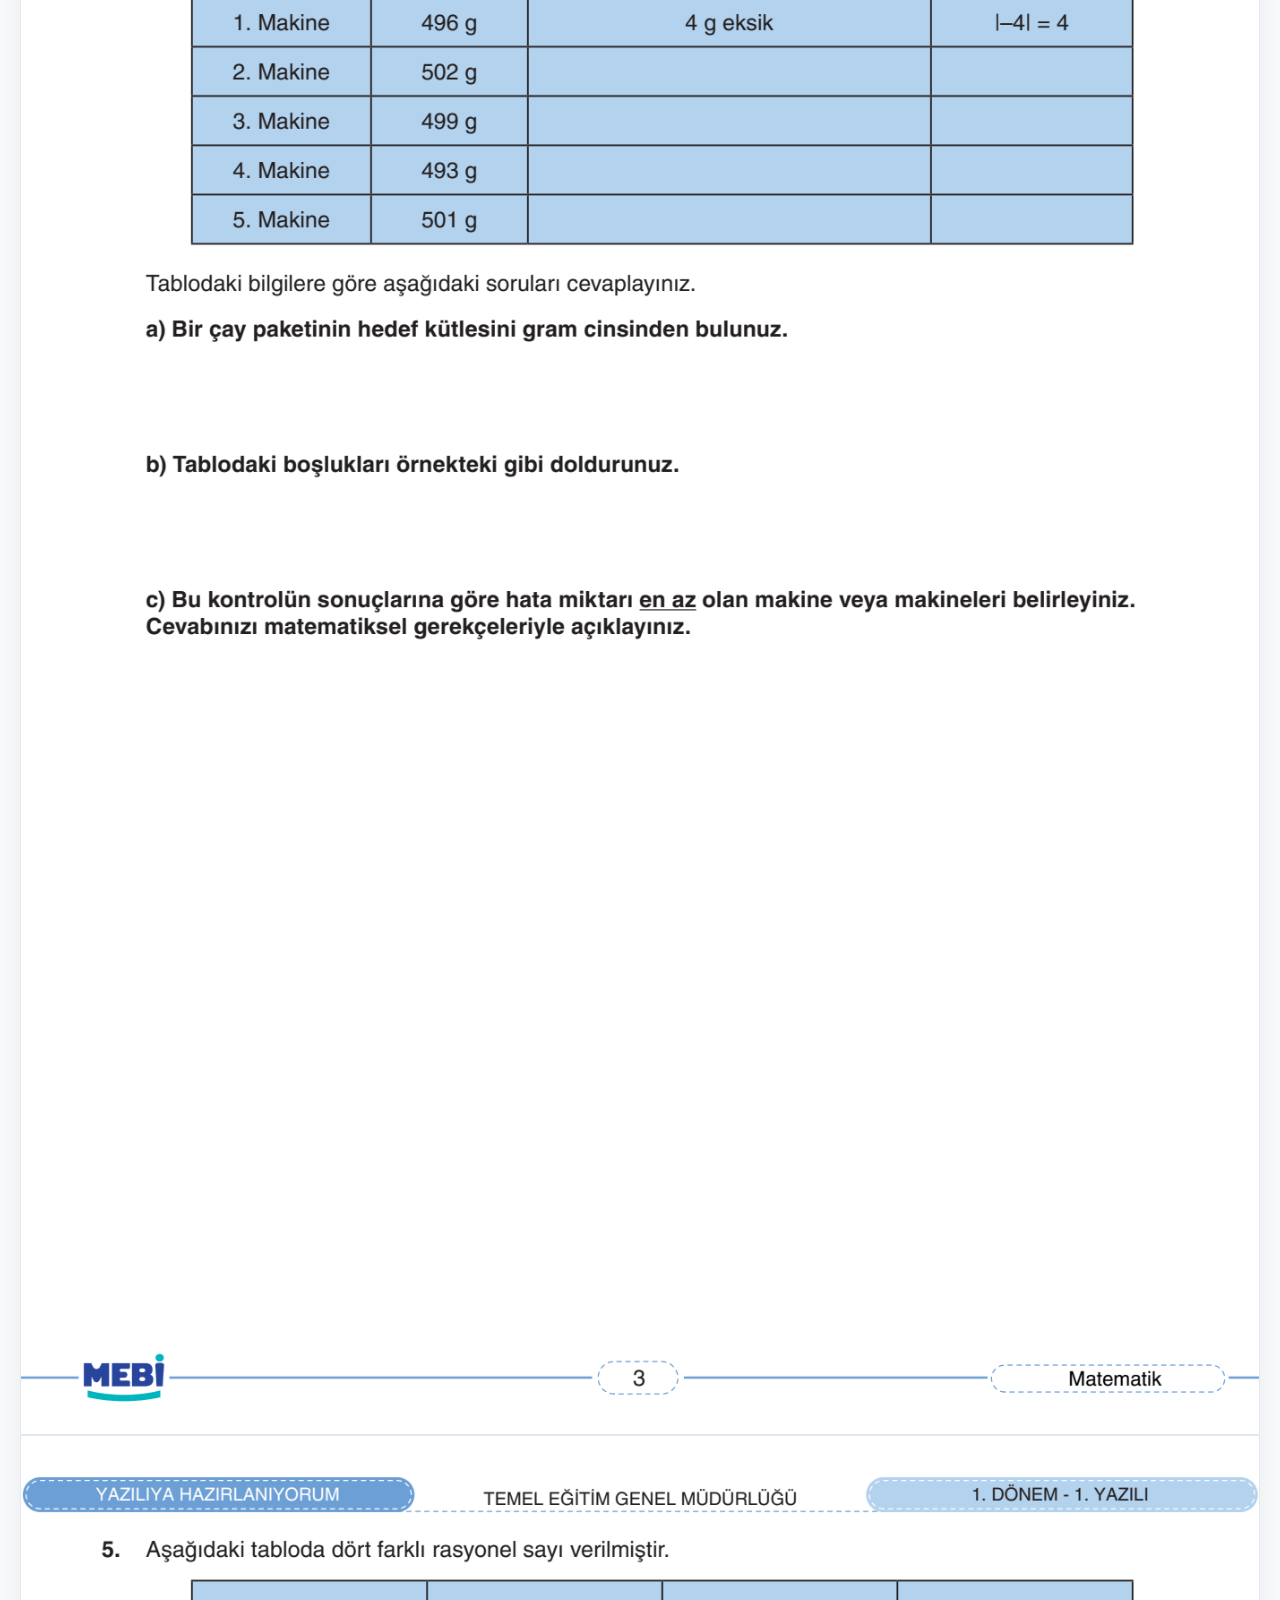
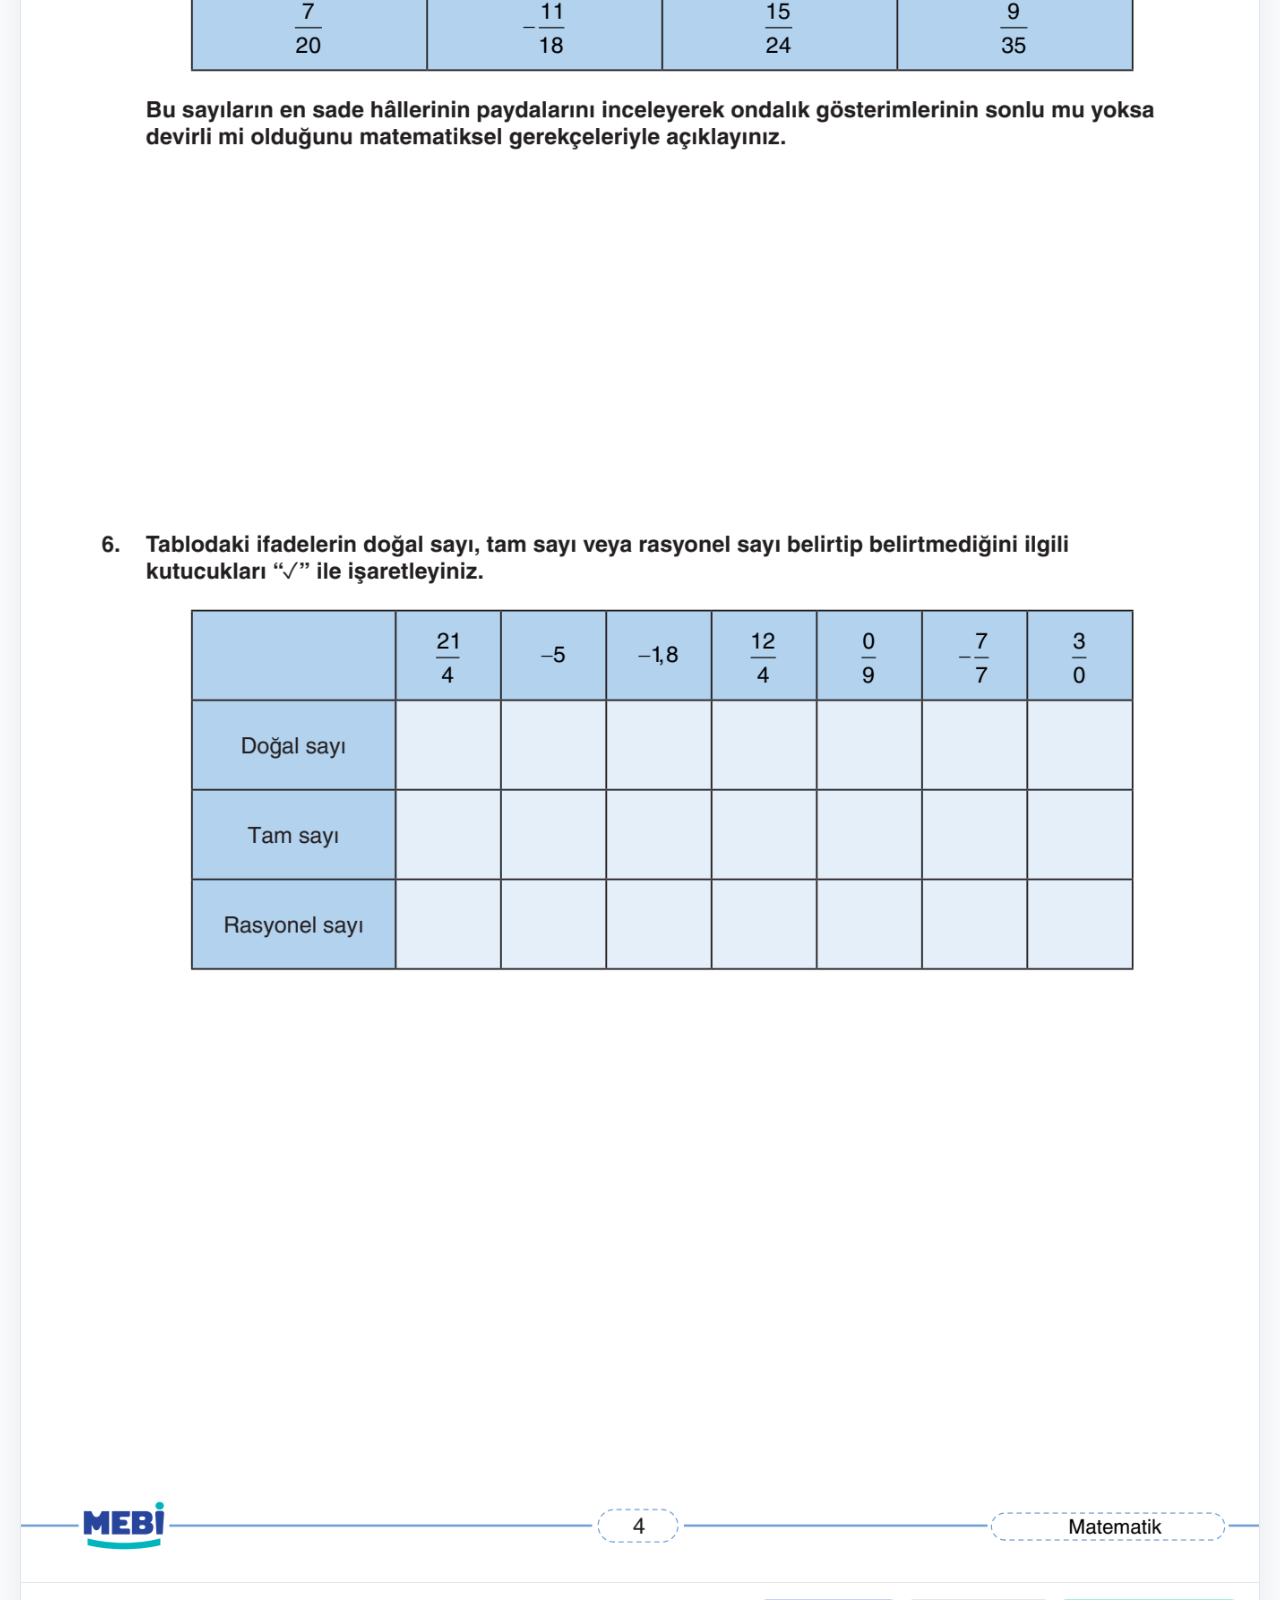
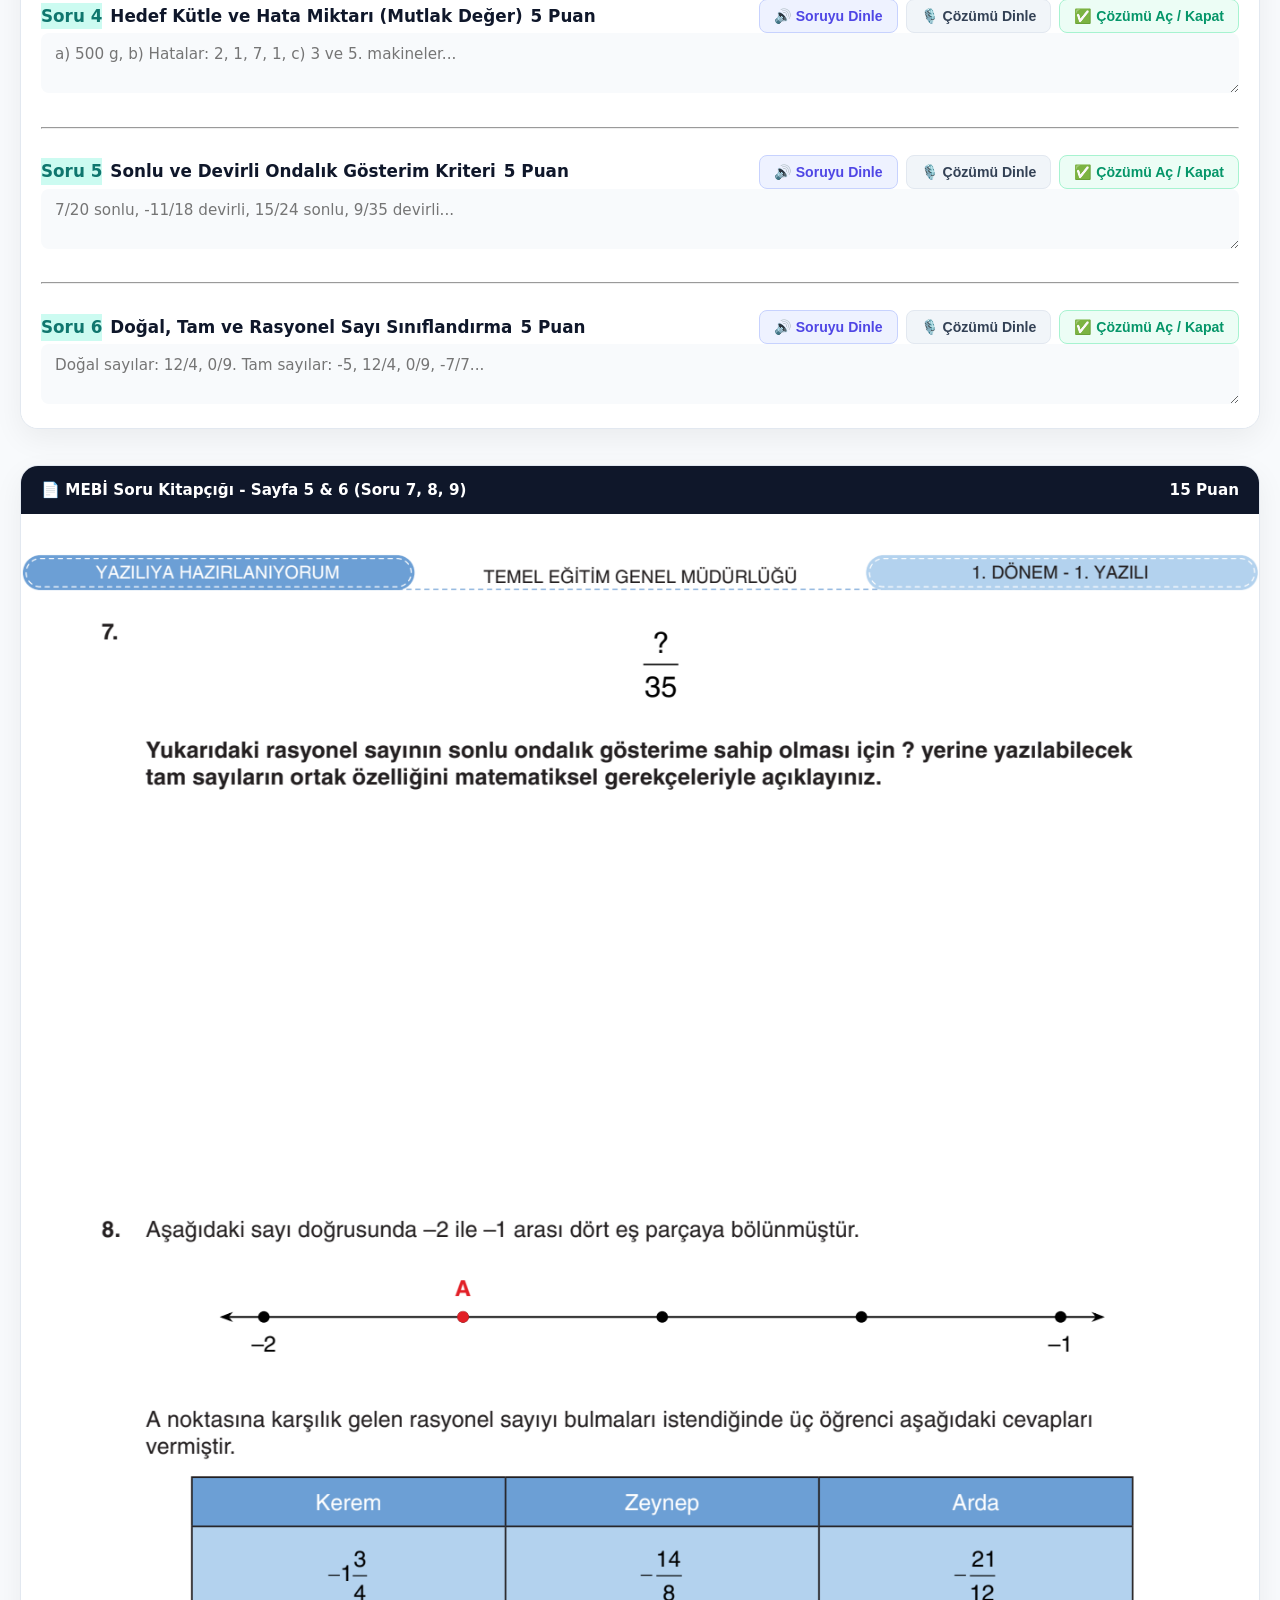
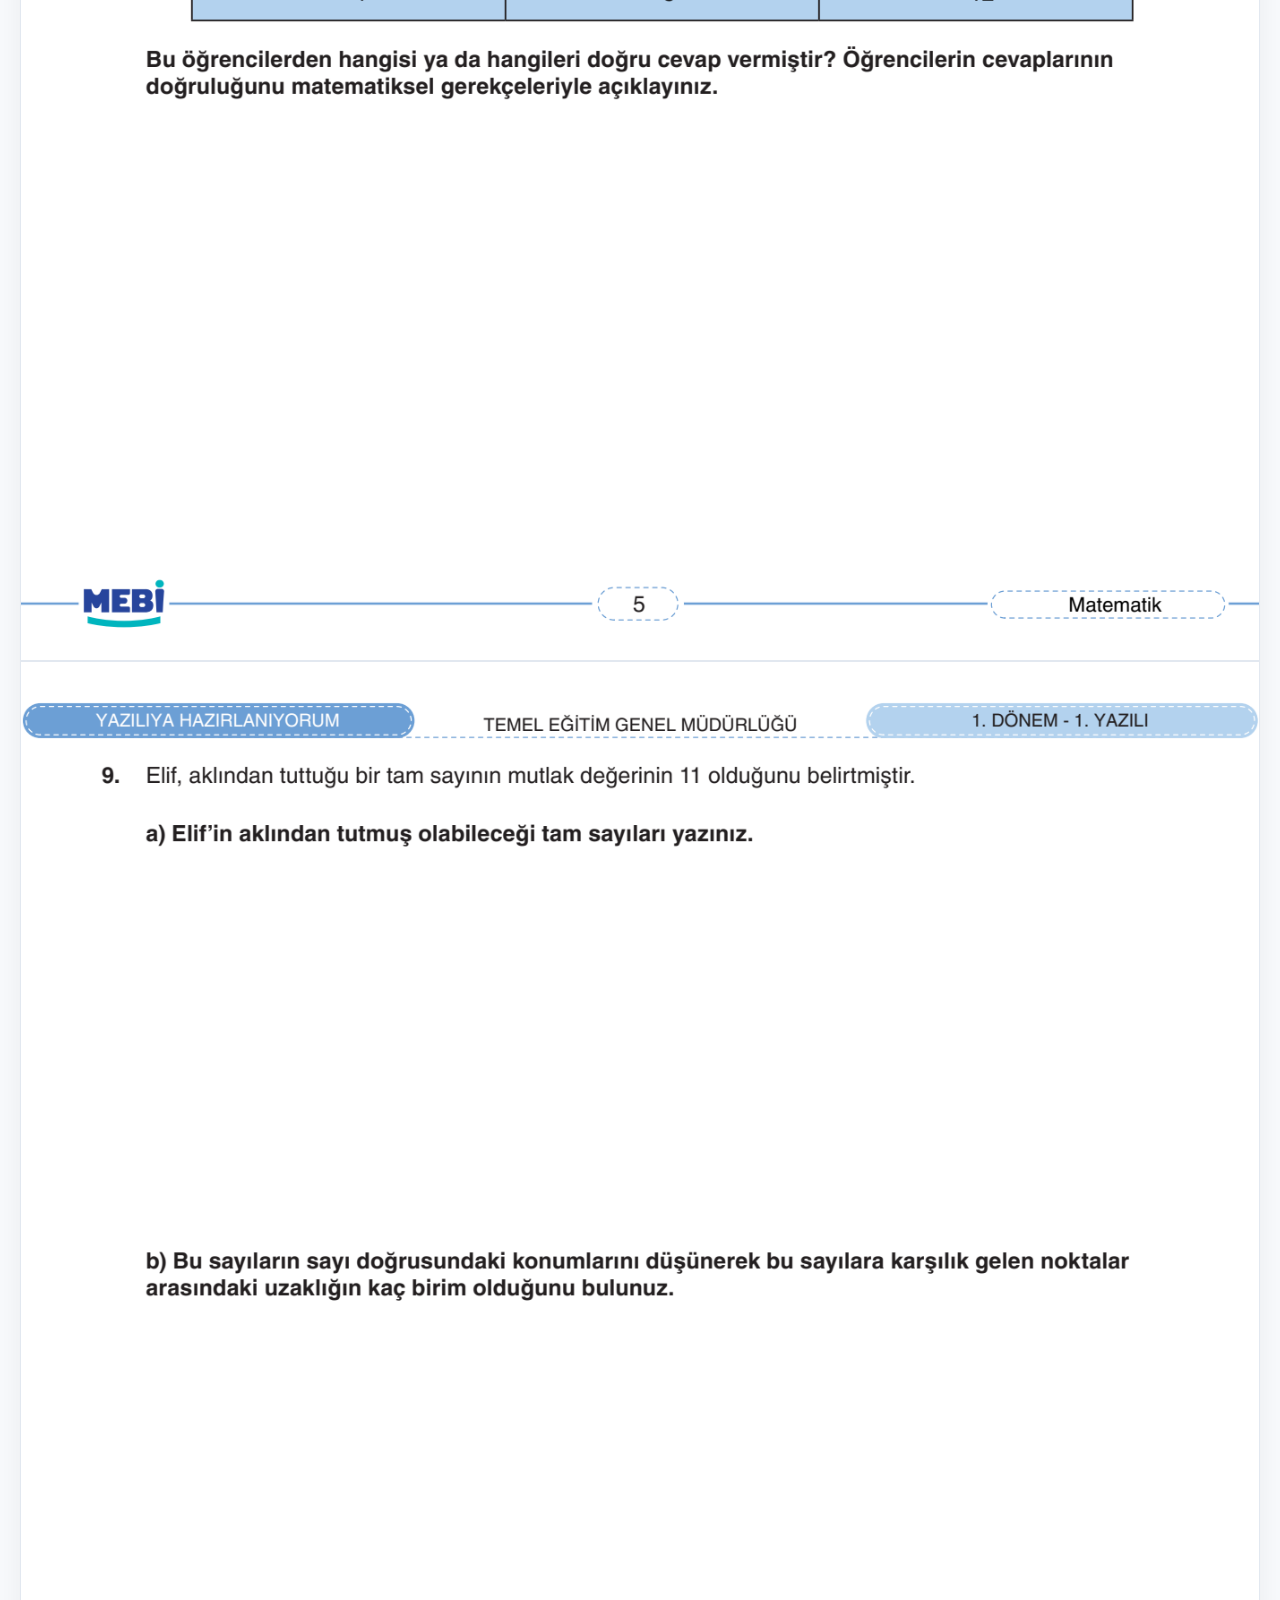
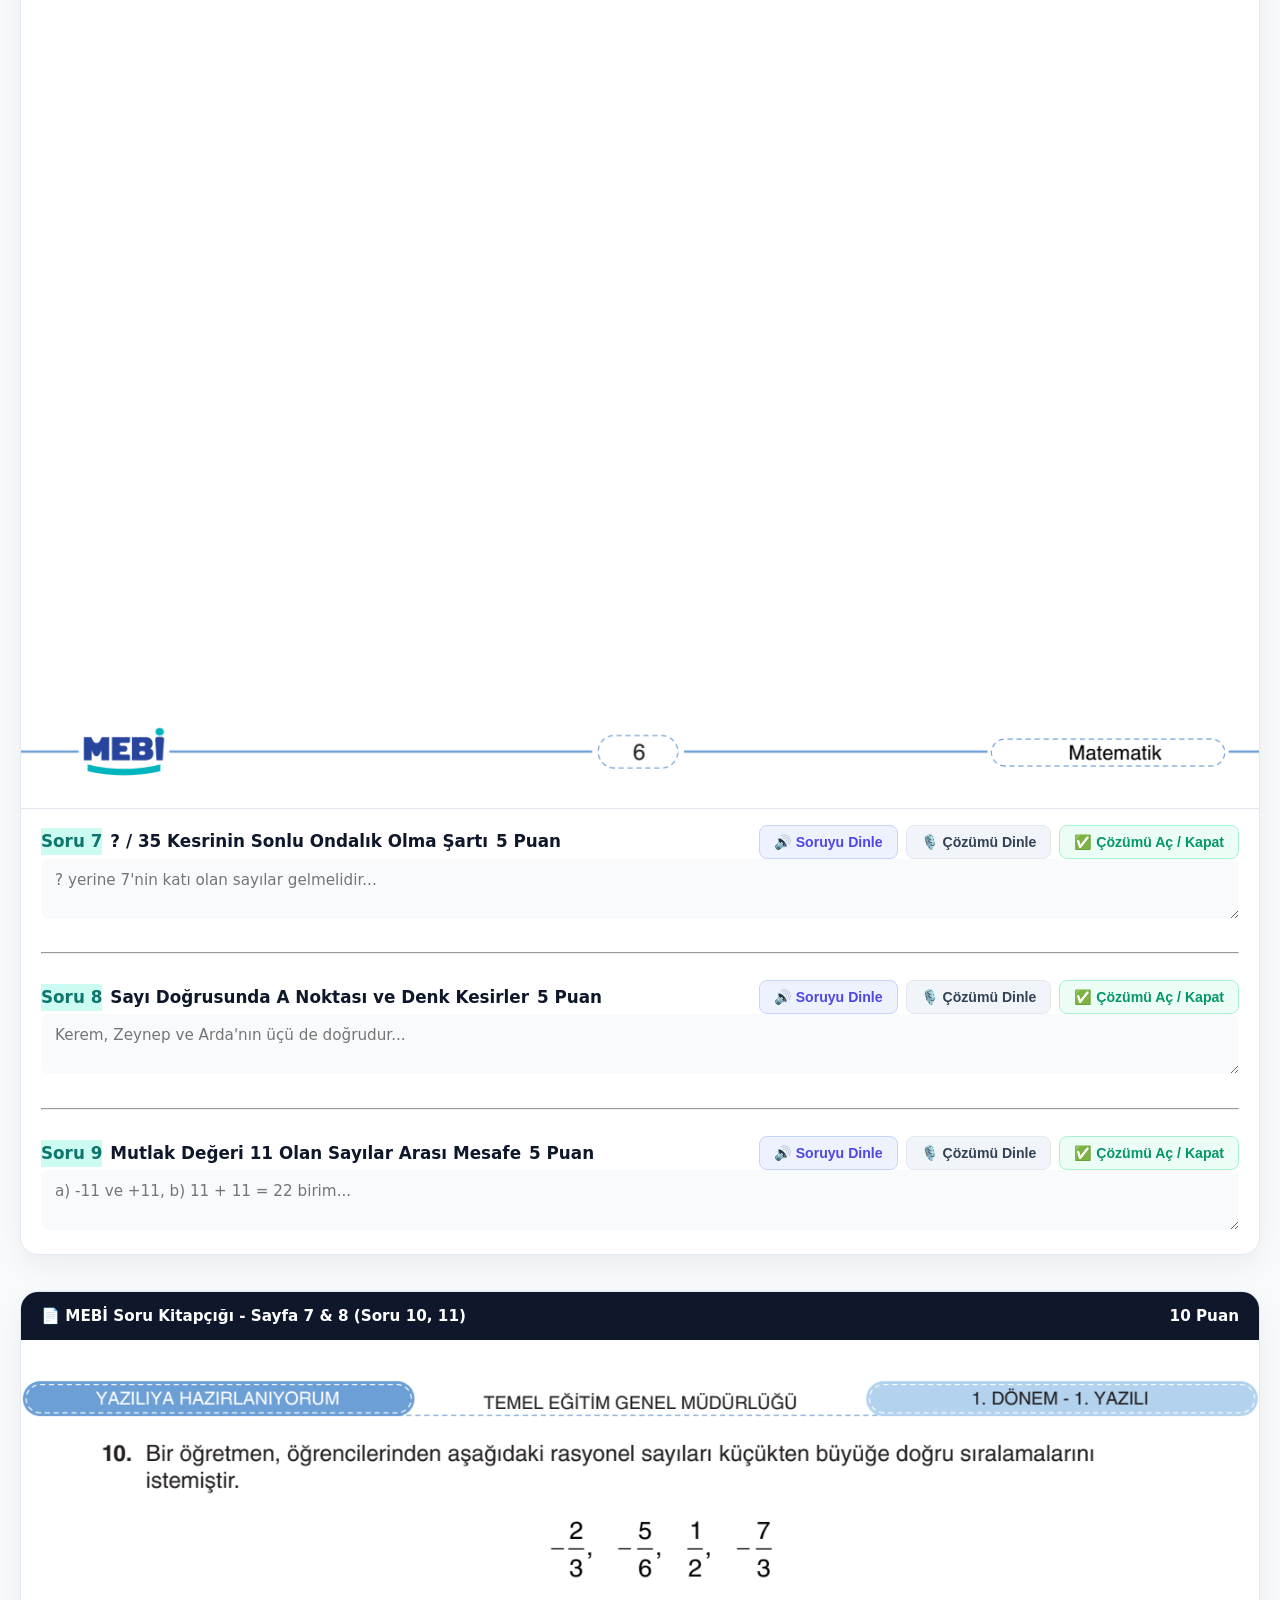
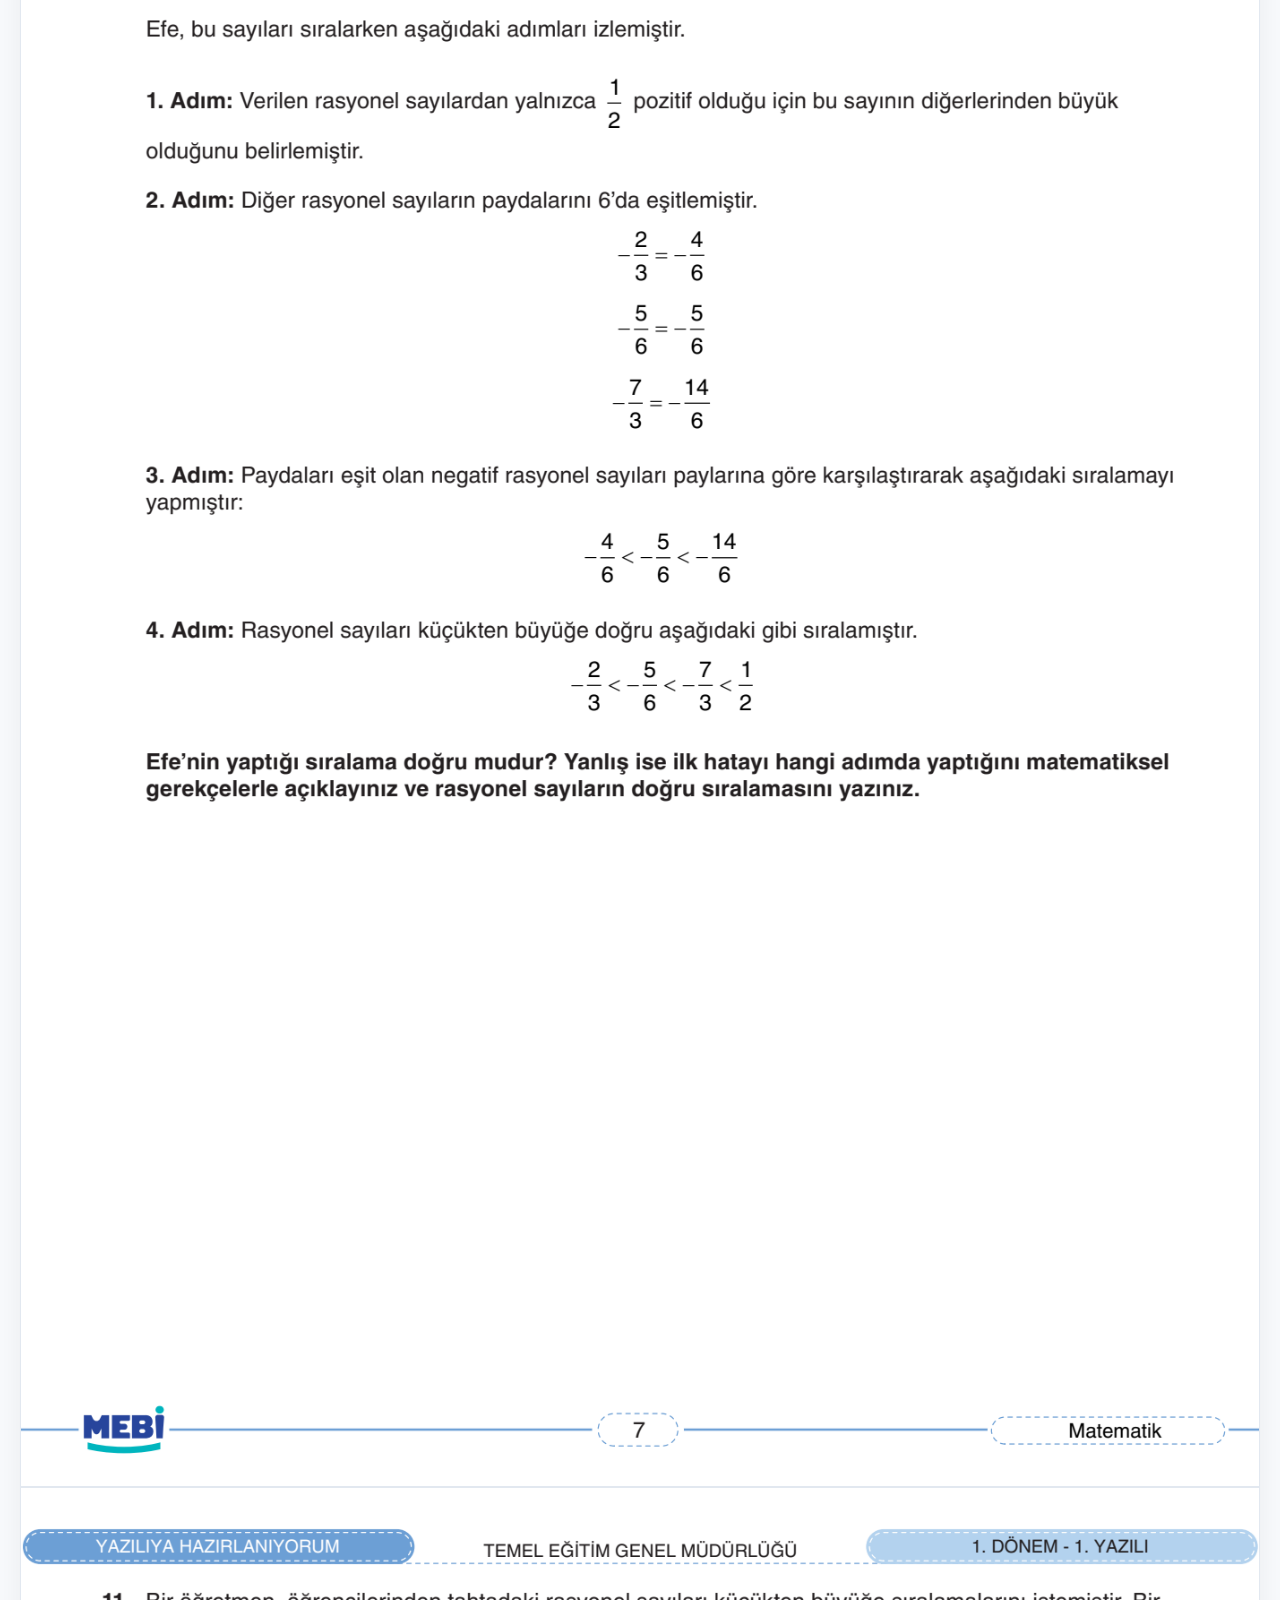
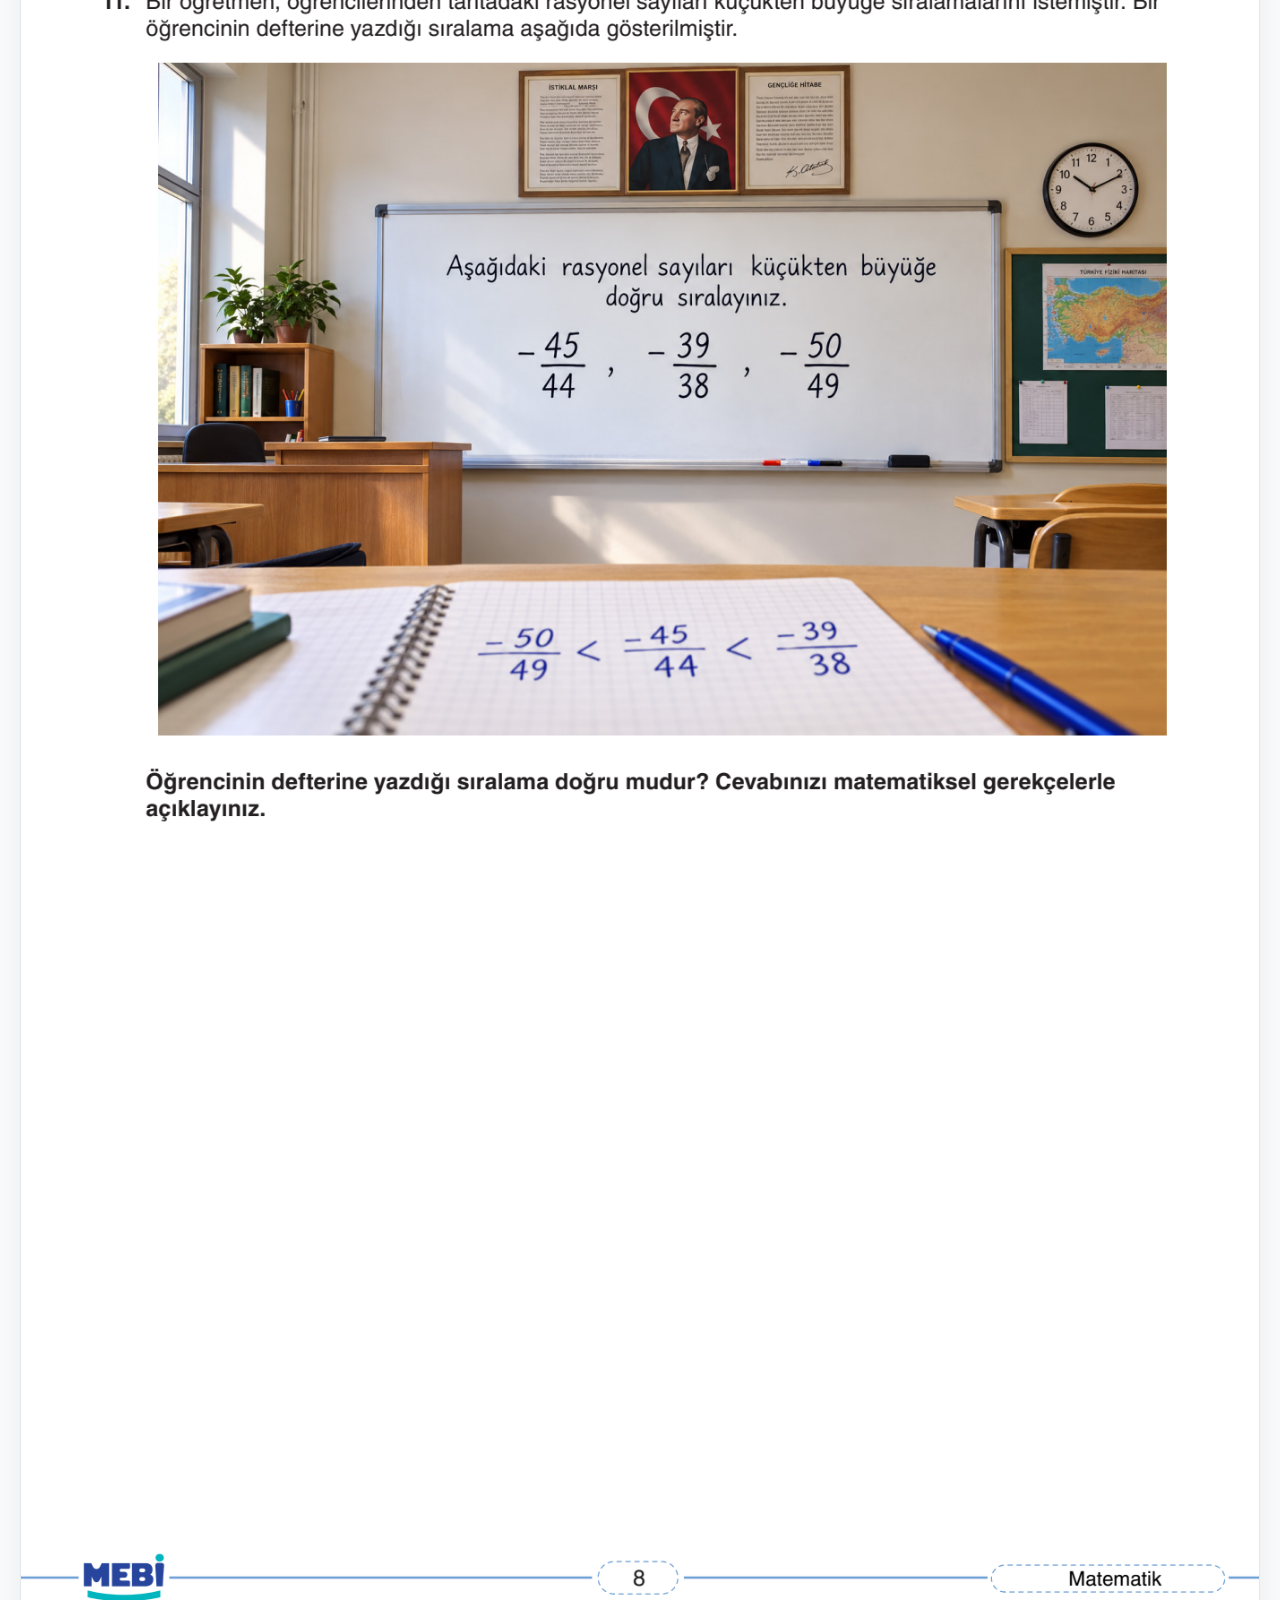
<file: 7-matematik.html>
<!DOCTYPE html>
<html lang="tr">
<head>
  <meta charset="UTF-8">
  <meta name="viewport" content="width=device-width, initial-scale=1.0">
  <title>7. Sınıf Matematik 1. Dönem 1. Yazılı - MEBİ Soruları ve Çözümleri</title>
  <link rel="stylesheet" href="assets/css/style.css">
  <link rel="preconnect" href="https://fonts.googleapis.com">
  <link rel="preconnect" href="https://fonts.gstatic.com" crossorigin>
  <link href="https://fonts.googleapis.com/css2?family=Plus+Jakarta+Sans:wght@400;500;600;700;800&display=swap" rel="stylesheet">
</head>
<body class="theme-mat">
  
    <header class="site-header">
      <div class="nav-bar">
        <a href="index.html" class="brand-link">
          <span class="brand-badge" style="background: linear-gradient(135deg, #0f766e, #0d9488);">7. SINIF MEBİ</span>
          <span>Yazılıya Hazırlık Portalı</span>
        </a>
        <nav class="nav-links">
          <a href="index.html" class="nav-link">🏠 Ana Sayfa</a>
<a href="7-turkce.html" class="nav-link">📚 7. Türkçe</a>
<a href="7-matematik.html" class="nav-link active">📐 7. Matematik</a>
<a href="7-fen-bilimleri.html" class="nav-link">🔬 7. Fen</a>
<a href="7-sosyal-bilgiler.html" class="nav-link">🌍 7. Sosyal</a>
<a href="7-din-kulturu.html" class="nav-link">🕌 7. Din</a>
<a href="7-ingilizce.html" class="nav-link">🇬🇧 7. İngilizce</a>
<a href="turkce.html" class="nav-link">📘 5. Sınıf Portalı</a>
<a href="qr_giris.html" class="nav-link">📱 Ağ / TV Giriş</a>

        </nav>
      </div>
    </header>
    

  <main class="container">
    <div class="lesson-header">
      <div class="lesson-info">
        <h1><span>📐</span> 7. Sınıf Matematik 1. Dönem 1. Yazılı (MEBİ)</h1>
        <p>Tam Sayılar • Rasyonel Sayılar • Çok Adımlı İşlemler • 22 Sorunun Tamamı İnteraktif Çözümlü</p>
      </div>
      <div class="score-box">
        <div class="score-val" id="currentScoreVal">0</div>
        <div class="score-lbl">Mevcut Puan / 110</div>
      </div>
    </div>

    <!-- Audio Player Bar -->
    <div class="audio-bar">
      <div class="audio-bar-info">
        <div class="audio-icon-pulse">🔊</div>
        <div>
          <strong style="display:block; font-size:0.95rem;">Matematik MEBİ Sesli Rehber</strong>
          <span id="audioStatusText" style="font-size:0.8rem; color:#94a3b8;">Hazır — Dinlemek için ses butonlarına tıklayın</span>
        </div>
      </div>
      <div class="audio-controls">
        <button class="btn-audio" onclick="portalApp.pauseSpeech()">⏸️ Duraklat / Devam Et</button>
        <button class="btn-audio" onclick="portalApp.stopSpeech()">⏹️ Durdur</button>
        <button class="btn-audio primary" onclick="portalApp.speakText('7. Sınıf Matematik 1. Dönem 1. Yazılı MEBİ Konu Özeti. Tam sayılarla işlemler ve mutlak değer, devirli ondalık sayıları rasyonele çevirme, rasyonel sayılarda sıralama ve işlemler, üslü ifadeler ve çok adımlı merdivenli işlemler sınavın temel konularıdır.')">📢 Sınav Konu Özetini Dinle</button>
      </div>
    </div>

    <!-- Tabs -->
    <div class="tabs-nav">
      <button class="tab-btn active" data-tab="pdf-pane">📄 Orijinal MEBİ PDF'i Üzerinde 22 Soruyu Çöz</button>
      <button class="tab-btn" data-tab="answer-key-pane">🔑 Resmi Çözümler (Sayfa 17-28)</button>
    </div>

    <!-- TAB 1: WORKBENCH -->
    <div id="pdf-pane" class="tab-pane active">
      <div class="interactive-pdf-container">
        
        <!-- Sayfa 1 & 2 -->
        <div class="pdf-interactive-page">
          <div class="page-banner"><span>📄 MEBİ Soru Kitapçığı - Sayfa 1 & 2 (Soru 1, 2, 3)</span><span>15 Puan</span></div>
          <div class="pdf-image-wrap"><img src="assets/pdf_pages/matematik_mebi/page_1.png" alt="Matematik 1" loading="eager"></div>
          <div class="pdf-image-wrap" style="border-top:2px solid #e2e8f0;"><img src="assets/pdf_pages/matematik_mebi/page_2.png" alt="Matematik 2" loading="lazy"></div>
          <div class="pdf-question-controls">
    <div class="q-strip" id="q_strip_7_1">
      <div class="q-strip-header">
        <div class="q-strip-title">
          <span class="q-num-badge" style="background:#ccfbf1; color:#0f766e;">Soru 1</span>
          <strong>Kutup Hayvanları Sıcaklık Aralıkları Tablosu</strong>
          <span class="q-pts-pill">5 Puan</span>
        </div>
        <div class="q-strip-actions">
          <button class="btn-q-action audio-play" onclick="portalApp.playAudio('mat7_q1.mp3', 'q_strip_7_1', 'Soru 1. Tablodaki sıcaklıkların hangi hayvanların yaşadığı aralıklarda olduğunu belirleyiniz.')">🔊 Soruyu Dinle</button>
          <button class="btn-q-action audio-sol" onclick="portalApp.playAudio('mat7_sol1.mp3', 'q_strip_7_1', 'Soru 1 çözümü. -45 kutup tilkisi. -30 her üçü. -10 her üçü. 0 her üçü. 7 kutup tavşanı ve ren geyiği. 12 sadece ren geyiği.')">🎙️ Çözümü Dinle</button>
          <button class="btn-q-action solution-btn" onclick="portalApp.toggleSolution('sol_reveal_7_1')">✅ Çözümü Aç / Kapat</button>
        </div>
      </div>
      <textarea class="student-input-box" placeholder="-45: Kutup tilkisi...
-30: Üçü de..."></textarea>
      <div id="sol_reveal_7_1" class="q-solution-reveal">
        <div class="sol-title">📌 MEBİ Resmi Öğretmen Çözümü & Model Yanıt:</div>
        <div class="sol-body">• <strong>-45 °C:</strong> Sadece <strong>Kutup Tilkisi</strong> (-50 ile +5 arası)<br>• <strong>-30 °C:</strong> <strong>Kutup Tavşanı ✓, Kutup Tilkisi ✓, Ren Geyiği ✓</strong> (Üçünde de var)<br>• <strong>-10 °C:</strong> <strong>Kutup Tavşanı ✓, Kutup Tilkisi ✓, Ren Geyiği ✓</strong><br>• <strong>0 °C:</strong> <strong>Kutup Tavşanı ✓, Kutup Tilkisi ✓, Ren Geyiği ✓</strong><br>• <strong>7 °C:</strong> <strong>Kutup Tavşanı ✓, Ren Geyiği ✓</strong> (Kutup tilkisi en fazla +5 °C)<br>• <strong>12 °C:</strong> Sadece <strong>Ren Geyiği ✓</strong> (-35 ile +15 arası)</div>
        <div class="self-grading">
          <span>Puanlama:</span>
          <button class="grade-btn full" onclick="portalApp.gradeQuestion('q7_1', 5, 5, this)">5 Puan (Tam Doğru)</button>
          <button class="grade-btn half" onclick="portalApp.gradeQuestion('q7_1', 5, 2, this)">2 Puan (Kısmi)</button>
          <button class="grade-btn zero" onclick="portalApp.gradeQuestion('q7_1', 5, 0, this)">0 Puan</button>
        </div>
      </div>
    </div>
    <hr style='margin:14px 0;'>
    <div class="q-strip" id="q_strip_7_2">
      <div class="q-strip-header">
        <div class="q-strip-title">
          <span class="q-num-badge" style="background:#ccfbf1; color:#0f766e;">Soru 2</span>
          <strong>Gerçek Yaşam Durumlarını Tam Sayılarla İfade Etme</strong>
          <span class="q-pts-pill">5 Puan</span>
        </div>
        <div class="q-strip-actions">
          <button class="btn-q-action audio-play" onclick="portalApp.playAudio('mat7_q2.mp3', 'q_strip_7_2', 'Soru 2. Ağrı Dağı, Mariana Çukuru, Erzurum kış sıcaklığı ve Çamlıca Kulesi değerlerini tam sayıyla gösteriniz.')">🔊 Soruyu Dinle</button>
          <button class="btn-q-action audio-sol" onclick="portalApp.playAudio('mat7_sol2.mp3', 'q_strip_7_2', 'Soru 2 çözümü. Ağrı dağı artı 5137. Mariana çukuru eksi 10935. Erzurum eksi 25. Çamlıca kulesi artı 369.')">🎙️ Çözümü Dinle</button>
          <button class="btn-q-action solution-btn" onclick="portalApp.toggleSolution('sol_reveal_7_2')">✅ Çözümü Aç / Kapat</button>
        </div>
      </div>
      <textarea class="student-input-box" placeholder="+5137, -10935, -25, +369..."></textarea>
      <div id="sol_reveal_7_2" class="q-solution-reveal">
        <div class="sol-title">📌 MEBİ Resmi Öğretmen Çözümü & Model Yanıt:</div>
        <div class="sol-body">• Ağrı Dağı zirvesi (deniz seviyesinin 5137 m üzeri): <strong>+5137</strong><br>• Mariana Çukuru (deniz seviyesinin 10.935 m altı): <strong>-10 935</strong><br>• Erzurum sıfırın altında 25 °C: <strong>-25</strong><br>• Çamlıca Kulesi zeminden 369 m yükseklik: <strong>+369</strong></div>
        <div class="self-grading">
          <span>Puanlama:</span>
          <button class="grade-btn full" onclick="portalApp.gradeQuestion('q7_2', 5, 5, this)">5 Puan (Tam Doğru)</button>
          <button class="grade-btn half" onclick="portalApp.gradeQuestion('q7_2', 5, 2, this)">2 Puan (Kısmi)</button>
          <button class="grade-btn zero" onclick="portalApp.gradeQuestion('q7_2', 5, 0, this)">0 Puan</button>
        </div>
      </div>
    </div>
    <hr style='margin:14px 0;'>
    <div class="q-strip" id="q_strip_7_3">
      <div class="q-strip-header">
        <div class="q-strip-title">
          <span class="q-num-badge" style="background:#ccfbf1; color:#0f766e;">Soru 3</span>
          <strong>Devirli Ondalık Sayıyı Rasyonele Çevirme</strong>
          <span class="q-pts-pill">5 Puan</span>
        </div>
        <div class="q-strip-actions">
          <button class="btn-q-action audio-play" onclick="portalApp.playAudio('mat7_q3.mp3', 'q_strip_7_3', 'Soru 3. 1,23 devirli sayısında bölünen ve bölen doğal sayıların toplamı en az kaçtır?')">🔊 Soruyu Dinle</button>
          <button class="btn-q-action audio-sol" onclick="portalApp.playAudio('mat7_sol3.mp3', 'q_strip_7_3', 'Soru 3 çözümü. Sayı 123 eksi 12 bölü 90 eşittir 111 bölü 90. 3 ile sadeleştirirsek 37 bölü 30. Toplam en az 37 artı 30 eşittir 67.')">🎙️ Çözümü Dinle</button>
          <button class="btn-q-action solution-btn" onclick="portalApp.toggleSolution('sol_reveal_7_3')">✅ Çözümü Aç / Kapat</button>
        </div>
      </div>
      <textarea class="student-input-box" placeholder="1,23̄ = 111/90 = 37/30 → 37 + 30 = 67"></textarea>
      <div id="sol_reveal_7_3" class="q-solution-reveal">
        <div class="sol-title">📌 MEBİ Resmi Öğretmen Çözümü & Model Yanıt:</div>
        <div class="sol-body"><strong>İşlemler:</strong><br>1,23̄ = (123 - 12) ÷ 90 = <strong>111 / 90</strong><br>En sade hâli için pay ve payda 3 ile sadeleştirilir:<br>111 ÷ 3 = <strong>37</strong> (Bölünen en az)<br>90 ÷ 3 = <strong>30</strong> (Bölen en az)<br><strong>Toplam: 37 + 30 = 67</strong></div>
        <div class="self-grading">
          <span>Puanlama:</span>
          <button class="grade-btn full" onclick="portalApp.gradeQuestion('q7_3', 5, 5, this)">5 Puan (Tam Doğru)</button>
          <button class="grade-btn half" onclick="portalApp.gradeQuestion('q7_3', 5, 2, this)">2 Puan (Kısmi)</button>
          <button class="grade-btn zero" onclick="portalApp.gradeQuestion('q7_3', 5, 0, this)">0 Puan</button>
        </div>
      </div>
    </div>
    </div>
        </div>

        <!-- Sayfa 3, 4, 5 -->
        <div class="pdf-interactive-page">
          <div class="page-banner"><span>📄 MEBİ Soru Kitapçığı - Sayfa 3, 4, 5 (Soru 4, 5, 6)</span><span>15 Puan</span></div>
          <div class="pdf-image-wrap"><img src="assets/pdf_pages/matematik_mebi/page_3.png" alt="Matematik 3" loading="lazy"></div>
          <div class="pdf-image-wrap" style="border-top:2px solid #e2e8f0;"><img src="assets/pdf_pages/matematik_mebi/page_4.png" alt="Matematik 4" loading="lazy"></div>
          <div class="pdf-question-controls">
    <div class="q-strip" id="q_strip_7_4">
      <div class="q-strip-header">
        <div class="q-strip-title">
          <span class="q-num-badge" style="background:#ccfbf1; color:#0f766e;">Soru 4</span>
          <strong>Hedef Kütle ve Hata Miktarı (Mutlak Değer)</strong>
          <span class="q-pts-pill">5 Puan</span>
        </div>
        <div class="q-strip-actions">
          <button class="btn-q-action audio-play" onclick="portalApp.playAudio('mat7_q4.mp3', 'q_strip_7_4', 'Soru 4. Çay fabrikasında hedef kütleyi bulunuz, tabloyu doldurunuz ve hata miktarı en az olan makineleri belirleyiniz.')">🔊 Soruyu Dinle</button>
          <button class="btn-q-action audio-sol" onclick="portalApp.playAudio('mat7_sol4.mp3', 'q_strip_7_4', 'Soru 4 çözümü. a: Hedef kütle 496 artı 4 eşittir 500 gram. b: Hatalar sırasıyla 4, 2, 1, 7, 1 gram. c: Hata miktarı en az olan 3. ve 5. makinelerdir, hata 1 gramdır.')">🎙️ Çözümü Dinle</button>
          <button class="btn-q-action solution-btn" onclick="portalApp.toggleSolution('sol_reveal_7_4')">✅ Çözümü Aç / Kapat</button>
        </div>
      </div>
      <textarea class="student-input-box" placeholder="a) 500 g, b) Hatalar: 2, 1, 7, 1, c) 3 ve 5. makineler..."></textarea>
      <div id="sol_reveal_7_4" class="q-solution-reveal">
        <div class="sol-title">📌 MEBİ Resmi Öğretmen Çözümü & Model Yanıt:</div>
        <div class="sol-body"><strong>a) Hedef Kütle:</strong> 496 + 4 = <strong>500 g</strong><br><br><strong>b) Hata Miktarları:</strong><br>• 2. Makine (502 g): 2 g fazla → |+2| = <strong>2</strong><br>• 3. Makine (499 g): 1 g eksik → |-1| = <strong>1</strong><br>• 4. Makine (493 g): 7 g eksik → |-7| = <strong>7</strong><br>• 5. Makine (501 g): 1 g fazla → |+1| = <strong>1</strong><br><br><strong>c) En Az Hata:</strong> <strong>3. ve 5. makinelerdir</strong> (Hata miktarı 1 gramdır).</div>
        <div class="self-grading">
          <span>Puanlama:</span>
          <button class="grade-btn full" onclick="portalApp.gradeQuestion('q7_4', 5, 5, this)">5 Puan (Tam Doğru)</button>
          <button class="grade-btn half" onclick="portalApp.gradeQuestion('q7_4', 5, 2, this)">2 Puan (Kısmi)</button>
          <button class="grade-btn zero" onclick="portalApp.gradeQuestion('q7_4', 5, 0, this)">0 Puan</button>
        </div>
      </div>
    </div>
    <hr style='margin:14px 0;'>
    <div class="q-strip" id="q_strip_7_5">
      <div class="q-strip-header">
        <div class="q-strip-title">
          <span class="q-num-badge" style="background:#ccfbf1; color:#0f766e;">Soru 5</span>
          <strong>Sonlu ve Devirli Ondalık Gösterim Kriteri</strong>
          <span class="q-pts-pill">5 Puan</span>
        </div>
        <div class="q-strip-actions">
          <button class="btn-q-action audio-play" onclick="portalApp.playAudio('mat7_q5.mp3', 'q_strip_7_5', 'Soru 5. Rasyonel sayıların en sade hâllerinin paydalarını inceleyerek ondalık gösterimlerinin sonlu mu devirli mi olduğunu açıklayınız.')">🔊 Soruyu Dinle</button>
          <button class="btn-q-action audio-sol" onclick="portalApp.playAudio('mat7_sol5.mp3', 'q_strip_7_5', 'Soru 5 çözümü. Paydada 2 ve 5 dışında asal çarpan yoksa sonlu, varsa devirlidir. 7/20 sonlu. -11/18 devirli. 15/24 yani 5/8 sonlu. 9/35 devirlidir.')">🎙️ Çözümü Dinle</button>
          <button class="btn-q-action solution-btn" onclick="portalApp.toggleSolution('sol_reveal_7_5')">✅ Çözümü Aç / Kapat</button>
        </div>
      </div>
      <textarea class="student-input-box" placeholder="7/20 sonlu, -11/18 devirli, 15/24 sonlu, 9/35 devirli..."></textarea>
      <div id="sol_reveal_7_5" class="q-solution-reveal">
        <div class="sol-title">📌 MEBİ Resmi Öğretmen Çözümü & Model Yanıt:</div>
        <div class="sol-body">• <strong>7/20:</strong> Payda 20 = 2² × 5 (sadece 2 ve 5 var) → <strong>SONLU</strong> (0,35)<br>• <strong>-11/18:</strong> Payda 18 = 2 × 3² (3 çarpanı var) → <strong>DEVİRLİ</strong><br>• <strong>15/24:</strong> Sadeleşince 5/8 olur. Payda 8 = 2³ → <strong>SONLU</strong> (0,625)<br>• <strong>9/35:</strong> Payda 35 = 5 × 7 (7 çarpanı var) → <strong>DEVİRLİ</strong></div>
        <div class="self-grading">
          <span>Puanlama:</span>
          <button class="grade-btn full" onclick="portalApp.gradeQuestion('q7_5', 5, 5, this)">5 Puan (Tam Doğru)</button>
          <button class="grade-btn half" onclick="portalApp.gradeQuestion('q7_5', 5, 2, this)">2 Puan (Kısmi)</button>
          <button class="grade-btn zero" onclick="portalApp.gradeQuestion('q7_5', 5, 0, this)">0 Puan</button>
        </div>
      </div>
    </div>
    <hr style='margin:14px 0;'>
    <div class="q-strip" id="q_strip_7_6">
      <div class="q-strip-header">
        <div class="q-strip-title">
          <span class="q-num-badge" style="background:#ccfbf1; color:#0f766e;">Soru 6</span>
          <strong>Doğal, Tam ve Rasyonel Sayı Sınıflandırma</strong>
          <span class="q-pts-pill">5 Puan</span>
        </div>
        <div class="q-strip-actions">
          <button class="btn-q-action audio-play" onclick="portalApp.playAudio('mat7_q6.mp3', 'q_strip_7_6', 'Soru 6. Verilen sayıların doğal, tam veya rasyonel sayı olup olmadığını işaretleyiniz.')">🔊 Soruyu Dinle</button>
          <button class="btn-q-action audio-sol" onclick="portalApp.playAudio('mat7_sol6.mp3', 'q_strip_7_6', 'Soru 6 çözümü. 21/4 sadece rasyonel. -5 tam ve rasyonel. -1,8 sadece rasyonel. 12/4 yani 3 doğal, tam, rasyonel. 0/9 yani 0 doğal, tam, rasyonel. -7/7 yani -1 tam ve rasyonel. 3/0 tanımsızdır.')">🎙️ Çözümü Dinle</button>
          <button class="btn-q-action solution-btn" onclick="portalApp.toggleSolution('sol_reveal_7_6')">✅ Çözümü Aç / Kapat</button>
        </div>
      </div>
      <textarea class="student-input-box" placeholder="Doğal sayılar: 12/4, 0/9. Tam sayılar: -5, 12/4, 0/9, -7/7..."></textarea>
      <div id="sol_reveal_7_6" class="q-solution-reveal">
        <div class="sol-title">📌 MEBİ Resmi Öğretmen Çözümü & Model Yanıt:</div>
        <div class="sol-body">• <strong>21/4:</strong> Rasyonel sayı ✓<br>• <strong>-5:</strong> Tam sayı ✓, Rasyonel sayı ✓<br>• <strong>-1,8:</strong> Rasyonel sayı ✓<br>• <strong>12/4 (= 3):</strong> Doğal sayı ✓, Tam sayı ✓, Rasyonel sayı ✓<br>• <strong>0/9 (= 0):</strong> Doğal sayı ✓, Tam sayı ✓, Rasyonel sayı ✓<br>• <strong>-7/7 (= -1):</strong> Tam sayı ✓, Rasyonel sayı ✓<br>• <strong>3/0:</strong> Paydası 0 olduğu için <strong>TANIMSIZDIR</strong> (Hiçbir kutucuk işaretlenmez).</div>
        <div class="self-grading">
          <span>Puanlama:</span>
          <button class="grade-btn full" onclick="portalApp.gradeQuestion('q7_6', 5, 5, this)">5 Puan (Tam Doğru)</button>
          <button class="grade-btn half" onclick="portalApp.gradeQuestion('q7_6', 5, 2, this)">2 Puan (Kısmi)</button>
          <button class="grade-btn zero" onclick="portalApp.gradeQuestion('q7_6', 5, 0, this)">0 Puan</button>
        </div>
      </div>
    </div>
    </div>
        </div>

        <!-- Sayfa 5, 6 -->
        <div class="pdf-interactive-page">
          <div class="page-banner"><span>📄 MEBİ Soru Kitapçığı - Sayfa 5 & 6 (Soru 7, 8, 9)</span><span>15 Puan</span></div>
          <div class="pdf-image-wrap"><img src="assets/pdf_pages/matematik_mebi/page_5.png" alt="Matematik 5" loading="lazy"></div>
          <div class="pdf-image-wrap" style="border-top:2px solid #e2e8f0;"><img src="assets/pdf_pages/matematik_mebi/page_6.png" alt="Matematik 6" loading="lazy"></div>
          <div class="pdf-question-controls">
    <div class="q-strip" id="q_strip_7_7">
      <div class="q-strip-header">
        <div class="q-strip-title">
          <span class="q-num-badge" style="background:#ccfbf1; color:#0f766e;">Soru 7</span>
          <strong>? / 35 Kesrinin Sonlu Ondalık Olma Şartı</strong>
          <span class="q-pts-pill">5 Puan</span>
        </div>
        <div class="q-strip-actions">
          <button class="btn-q-action audio-play" onclick="portalApp.playAudio('mat7_q7.mp3', 'q_strip_7_7', 'Soru 7. ? / 35 rasyonel sayısının sonlu olması için soru işareti yerine yazılabilecek sayıların ortak özelliği nedir?')">🔊 Soruyu Dinle</button>
          <button class="btn-q-action audio-sol" onclick="portalApp.playAudio('mat7_sol7.mp3', 'q_strip_7_7', 'Soru 7 çözümü. 35 eşittir 5 çarpı 7dir. Sonlu olması için paydadaki 7 asal çarpanının sadeleşmesi gerekir. Bu yüzden soru işareti 7nin katı olan bir tam sayı olmalıdır.')">🎙️ Çözümü Dinle</button>
          <button class="btn-q-action solution-btn" onclick="portalApp.toggleSolution('sol_reveal_7_7')">✅ Çözümü Aç / Kapat</button>
        </div>
      </div>
      <textarea class="student-input-box" placeholder="? yerine 7'nin katı olan sayılar gelmelidir..."></textarea>
      <div id="sol_reveal_7_7" class="q-solution-reveal">
        <div class="sol-title">📌 MEBİ Resmi Öğretmen Çözümü & Model Yanıt:</div>
        <div class="sol-body"><strong>Çözüm:</strong><br>35 = 5 × 7'dir. Sonlu ondalık gösterim için paydada yalnızca 2 ve 5 çarpanları kalmalıdır. Paydadaki 7 çarpanını sadeleştirmek için <strong>? yerine 7'nin katı olan tam sayılar yazılmalıdır</strong> (Örn: 7, 14, 21, -7 vb.).</div>
        <div class="self-grading">
          <span>Puanlama:</span>
          <button class="grade-btn full" onclick="portalApp.gradeQuestion('q7_7', 5, 5, this)">5 Puan (Tam Doğru)</button>
          <button class="grade-btn half" onclick="portalApp.gradeQuestion('q7_7', 5, 2, this)">2 Puan (Kısmi)</button>
          <button class="grade-btn zero" onclick="portalApp.gradeQuestion('q7_7', 5, 0, this)">0 Puan</button>
        </div>
      </div>
    </div>
    <hr style='margin:14px 0;'>
    <div class="q-strip" id="q_strip_7_8">
      <div class="q-strip-header">
        <div class="q-strip-title">
          <span class="q-num-badge" style="background:#ccfbf1; color:#0f766e;">Soru 8</span>
          <strong>Sayı Doğrusunda A Noktası ve Denk Kesirler</strong>
          <span class="q-pts-pill">5 Puan</span>
        </div>
        <div class="q-strip-actions">
          <button class="btn-q-action audio-play" onclick="portalApp.playAudio('mat7_q8.mp3', 'q_strip_7_8', 'Soru 8. Sayı doğrusundaki A noktasını Kerem, Zeynep ve Arda bulmuştur. Hangileri doğrudur?')">🔊 Soruyu Dinle</button>
          <button class="btn-q-action audio-sol" onclick="portalApp.playAudio('mat7_sol8.mp3', 'q_strip_7_8', 'Soru 8 çözümü. Üç öğrenci de doğrudur. Kerem eksi 1 tam 3 bölü 4 eşittir eksi 7 bölü 4. Zeynep eksi 14 bölü 8 sadeleşince eksi 7 bölü 4. Arda eksi 21 bölü 12 sadeleşince eksi 7 bölü 4 bulmuştur.')">🎙️ Çözümü Dinle</button>
          <button class="btn-q-action solution-btn" onclick="portalApp.toggleSolution('sol_reveal_7_8')">✅ Çözümü Aç / Kapat</button>
        </div>
      </div>
      <textarea class="student-input-box" placeholder="Kerem, Zeynep ve Arda'nın üçü de doğrudur..."></textarea>
      <div id="sol_reveal_7_8" class="q-solution-reveal">
        <div class="sol-title">📌 MEBİ Resmi Öğretmen Çözümü & Model Yanıt:</div>
        <div class="sol-body"><strong>Öğrencilerin Tamamı Doğrudur!</strong><br>A noktası: -1 ile -2 arası 4 parçaya bölünmüş, 3. parçada → <strong>-1 tam 3/4 = -7/4</strong>'tür.<br>• Kerem: <strong>-1 tam 3/4 = -7/4</strong> ✓<br>• Zeynep: <strong>-14/8</strong> (2 ile sadeleşirse -7/4) ✓<br>• Arda: <strong>-21/12</strong> (3 ile sadeleşirse -7/4) ✓</div>
        <div class="self-grading">
          <span>Puanlama:</span>
          <button class="grade-btn full" onclick="portalApp.gradeQuestion('q7_8', 5, 5, this)">5 Puan (Tam Doğru)</button>
          <button class="grade-btn half" onclick="portalApp.gradeQuestion('q7_8', 5, 2, this)">2 Puan (Kısmi)</button>
          <button class="grade-btn zero" onclick="portalApp.gradeQuestion('q7_8', 5, 0, this)">0 Puan</button>
        </div>
      </div>
    </div>
    <hr style='margin:14px 0;'>
    <div class="q-strip" id="q_strip_7_9">
      <div class="q-strip-header">
        <div class="q-strip-title">
          <span class="q-num-badge" style="background:#ccfbf1; color:#0f766e;">Soru 9</span>
          <strong>Mutlak Değeri 11 Olan Sayılar Arası Mesafe</strong>
          <span class="q-pts-pill">5 Puan</span>
        </div>
        <div class="q-strip-actions">
          <button class="btn-q-action audio-play" onclick="portalApp.playAudio('mat7_q9.mp3', 'q_strip_7_9', 'Soru 9. Mutlak değeri 11 olan tam sayıları yazınız ve aralarındaki uzaklığı bulunuz.')">🔊 Soruyu Dinle</button>
          <button class="btn-q-action audio-sol" onclick="portalApp.playAudio('mat7_sol9.mp3', 'q_strip_7_9', 'Soru 9 çözümü. a: -11 ve +11. b: Uzaklık 11 artı 11 eşittir 22 birimdir.')">🎙️ Çözümü Dinle</button>
          <button class="btn-q-action solution-btn" onclick="portalApp.toggleSolution('sol_reveal_7_9')">✅ Çözümü Aç / Kapat</button>
        </div>
      </div>
      <textarea class="student-input-box" placeholder="a) -11 ve +11, b) 11 + 11 = 22 birim..."></textarea>
      <div id="sol_reveal_7_9" class="q-solution-reveal">
        <div class="sol-title">📌 MEBİ Resmi Öğretmen Çözümü & Model Yanıt:</div>
        <div class="sol-body"><strong>a) Tam Sayılar:</strong> <strong>-11 ve +11</strong> (|-11| = 11, |+11| = 11)<br><br><strong>b) Aralarındaki Uzaklık:</strong><br>|+11 - (-11)| = 11 + 11 = <strong>22 birim</strong>dir.</div>
        <div class="self-grading">
          <span>Puanlama:</span>
          <button class="grade-btn full" onclick="portalApp.gradeQuestion('q7_9', 5, 5, this)">5 Puan (Tam Doğru)</button>
          <button class="grade-btn half" onclick="portalApp.gradeQuestion('q7_9', 5, 2, this)">2 Puan (Kısmi)</button>
          <button class="grade-btn zero" onclick="portalApp.gradeQuestion('q7_9', 5, 0, this)">0 Puan</button>
        </div>
      </div>
    </div>
    </div>
        </div>

        <!-- Sayfa 7 & 8 -->
        <div class="pdf-interactive-page">
          <div class="page-banner"><span>📄 MEBİ Soru Kitapçığı - Sayfa 7 & 8 (Soru 10, 11)</span><span>10 Puan</span></div>
          <div class="pdf-image-wrap"><img src="assets/pdf_pages/matematik_mebi/page_7.png" alt="Matematik 7" loading="lazy"></div>
          <div class="pdf-image-wrap" style="border-top:2px solid #e2e8f0;"><img src="assets/pdf_pages/matematik_mebi/page_8.png" alt="Matematik 8" loading="lazy"></div>
          <div class="pdf-question-controls">
    <div class="q-strip" id="q_strip_7_10">
      <div class="q-strip-header">
        <div class="q-strip-title">
          <span class="q-num-badge" style="background:#ccfbf1; color:#0f766e;">Soru 10</span>
          <strong>Negatif Rasyonel Sayılarda Sıralama Hatası</strong>
          <span class="q-pts-pill">5 Puan</span>
        </div>
        <div class="q-strip-actions">
          <button class="btn-q-action audio-play" onclick="portalApp.playAudio('mat7_q10.mp3', 'q_strip_7_10', 'Soru 10. Efe\'nin sıralamasında ilk hata hangi adımdadır ve doğru sıralama nedir?')">🔊 Soruyu Dinle</button>
          <button class="btn-q-action audio-sol" onclick="portalApp.playAudio('mat7_sol10.mp3', 'q_strip_7_10', 'Soru 10 çözümü. Efe ilk hatayı 3. adımda yapmıştır. Negatif sayılarda payı büyük olan daha küçüktür. Doğru sıralama eksi 7 bölü 3 küçüktür eksi 5 bölü 6 küçüktür eksi 2 bölü 3 küçüktür 1 bölü 2.')">🎙️ Çözümü Dinle</button>
          <button class="btn-q-action solution-btn" onclick="portalApp.toggleSolution('sol_reveal_7_10')">✅ Çözümü Aç / Kapat</button>
        </div>
      </div>
      <textarea class="student-input-box" placeholder="İlk hata: 3. adımda. Doğru sıralama: -7/3 < -5/6 < -2/3 < 1/2..."></textarea>
      <div id="sol_reveal_7_10" class="q-solution-reveal">
        <div class="sol-title">📌 MEBİ Resmi Öğretmen Çözümü & Model Yanıt:</div>
        <div class="sol-body">• <strong>İlk Hata:</strong> <strong>3. Adımda</strong> yapılmıştır.<br>Paydaları eşit (6) olan negatif sayılarda payı küçük olan sayı sıfıra daha yakın olduğu için daha büyüktür. Efe pozitif gibi sıralamıştır.<br><br>• <strong>Doğru Sıralama:</strong><br><strong>-7/3 < -5/6 < -2/3 < 1/2</strong> (-14/6 < -5/6 < -4/6 < 3/6)</div>
        <div class="self-grading">
          <span>Puanlama:</span>
          <button class="grade-btn full" onclick="portalApp.gradeQuestion('q7_10', 5, 5, this)">5 Puan (Tam Doğru)</button>
          <button class="grade-btn half" onclick="portalApp.gradeQuestion('q7_10', 5, 2, this)">2 Puan (Kısmi)</button>
          <button class="grade-btn zero" onclick="portalApp.gradeQuestion('q7_10', 5, 0, this)">0 Puan</button>
        </div>
      </div>
    </div>
    <hr style='margin:14px 0;'>
    <div class="q-strip" id="q_strip_7_11">
      <div class="q-strip-header">
        <div class="q-strip-title">
          <span class="q-num-badge" style="background:#ccfbf1; color:#0f766e;">Soru 11</span>
          <strong>Bileşik Kesirlerde Negatif Sıralama</strong>
          <span class="q-pts-pill">5 Puan</span>
        </div>
        <div class="q-strip-actions">
          <button class="btn-q-action audio-play" onclick="portalApp.playAudio('mat7_q11.mp3', 'q_strip_7_11', 'Soru 11. Tahtadaki -45/44, -39/38, -50/49 sayılarını öğrencinin sıralaması doğru mudur?')">🔊 Soruyu Dinle</button>
          <button class="btn-q-action audio-sol" onclick="portalApp.playAudio('mat7_sol11.mp3', 'q_strip_7_11', 'Soru 11 çözümü. Öğrencinin sıralaması yanlıştır. Tam kısımları -1 tamdır. Payları eşit pozitif kesirlerde paydası küçük olan büyüktür. Negatifte ise mutlak değeri büyük olan küçüktür. Doğru sıralama -39/38 küçüktür -45/44 küçüktür -50/49.')">🎙️ Çözümü Dinle</button>
          <button class="btn-q-action solution-btn" onclick="portalApp.toggleSolution('sol_reveal_7_11')">✅ Çözümü Aç / Kapat</button>
        </div>
      </div>
      <textarea class="student-input-box" placeholder="Yanlıştır. Doğru sıralama: -39/38 < -45/44 < -50/49..."></textarea>
      <div id="sol_reveal_7_11" class="q-solution-reveal">
        <div class="sol-title">📌 MEBİ Resmi Öğretmen Çözümü & Model Yanıt:</div>
        <div class="sol-body"><strong>Öğrencinin Sıralaması YANLIŞTIR!</strong><br>Tam sayılı kesre çevirirsek: -1 tam 1/44, -1 tam 1/38, -1 tam 1/49.<br>Pozitifte 1/38 > 1/44 > 1/49'dur.<br>Negatif sayılarda mutlak değeri büyük olan daha küçük olduğundan doğru sıralama:<br><strong>-39/38 < -45/44 < -50/49</strong></div>
        <div class="self-grading">
          <span>Puanlama:</span>
          <button class="grade-btn full" onclick="portalApp.gradeQuestion('q7_11', 5, 5, this)">5 Puan (Tam Doğru)</button>
          <button class="grade-btn half" onclick="portalApp.gradeQuestion('q7_11', 5, 2, this)">2 Puan (Kısmi)</button>
          <button class="grade-btn zero" onclick="portalApp.gradeQuestion('q7_11', 5, 0, this)">0 Puan</button>
        </div>
      </div>
    </div>
    </div>
        </div>

        <!-- Sayfa 9 & 10 -->
        <div class="pdf-interactive-page">
          <div class="page-banner"><span>📄 MEBİ Soru Kitapçığı - Sayfa 9 & 10 (Soru 12, 13, 14)</span><span>15 Puan</span></div>
          <div class="pdf-image-wrap"><img src="assets/pdf_pages/matematik_mebi/page_9.png" alt="Matematik 9" loading="lazy"></div>
          <div class="pdf-image-wrap" style="border-top:2px solid #e2e8f0;"><img src="assets/pdf_pages/matematik_mebi/page_10.png" alt="Matematik 10" loading="lazy"></div>
          <div class="pdf-question-controls">
    <div class="q-strip" id="q_strip_7_12">
      <div class="q-strip-header">
        <div class="q-strip-title">
          <span class="q-num-badge" style="background:#ccfbf1; color:#0f766e;">Soru 12</span>
          <strong>Gerçek Yaşam Durumları Sayı Cümlesi</strong>
          <span class="q-pts-pill">5 Puan</span>
        </div>
        <div class="q-strip-actions">
          <button class="btn-q-action audio-play" onclick="portalApp.playAudio('mat7_q12.mp3', 'q_strip_7_12', 'Soru 12. Arşimet ve Harizmi, yarışma puanı, banka borcu ve metro basımı sayı cümleleri ve sonuçları.')">🔊 Soruyu Dinle</button>
          <button class="btn-q-action audio-sol" onclick="portalApp.playAudio('mat7_sol12.mp3', 'q_strip_7_12', 'Soru 12 çözümü. 1 Arşimet Harizmi: +780 eksi -287 eşittir 1067 yıl. 2 Yarışma: -104 bölü -8 eşittir 13 soru. 3 Banka: -1000 artı 1500 eşittir +500 TL. 4 Metro: +4 çarpı -12 eşittir -48 TL.')">🎙️ Çözümü Dinle</button>
          <button class="btn-q-action solution-btn" onclick="portalApp.toggleSolution('sol_reveal_7_12')">✅ Çözümü Aç / Kapat</button>
        </div>
      </div>
      <textarea class="student-input-box" placeholder="1: 1067, 2: 13, 3: +500 TL, 4: -48 TL..."></textarea>
      <div id="sol_reveal_7_12" class="q-solution-reveal">
        <div class="sol-title">📌 MEBİ Resmi Öğretmen Çözümü & Model Yanıt:</div>
        <div class="sol-body">• <strong>Arşimet - Harizmi:</strong> (+780) - (-287) = 780 + 287 = <strong>+1067 yıl</strong><br>• <strong>Yarışma Soruları:</strong> (-104) ÷ (-8) = <strong>+13 soru</strong><br>• <strong>Banka Bakiyesi:</strong> (-1000) + (+1500) = <strong>+500 TL</strong><br>• <strong>Metro Bakiyesi Değişimi:</strong> (+4) × (-12) = <strong>-48 TL</strong></div>
        <div class="self-grading">
          <span>Puanlama:</span>
          <button class="grade-btn full" onclick="portalApp.gradeQuestion('q7_12', 5, 5, this)">5 Puan (Tam Doğru)</button>
          <button class="grade-btn half" onclick="portalApp.gradeQuestion('q7_12', 5, 2, this)">2 Puan (Kısmi)</button>
          <button class="grade-btn zero" onclick="portalApp.gradeQuestion('q7_12', 5, 0, this)">0 Puan</button>
        </div>
      </div>
    </div>
    <hr style='margin:14px 0;'>
    <div class="q-strip" id="q_strip_7_13">
      <div class="q-strip-header">
        <div class="q-strip-title">
          <span class="q-num-badge" style="background:#ccfbf1; color:#0f766e;">Soru 13</span>
          <strong>Mauna Kea Dağı Taban-Zirve Yüksekliği</strong>
          <span class="q-pts-pill">5 Puan</span>
        </div>
        <div class="q-strip-actions">
          <button class="btn-q-action audio-play" onclick="portalApp.playAudio('mat7_q13.mp3', 'q_strip_7_13', 'Soru 13. Zirvesi +4207 metrede, tabanı -6000 metrede olan Mauna Kea dağının toplam yüksekliği kaç metredir?')">🔊 Soruyu Dinle</button>
          <button class="btn-q-action audio-sol" onclick="portalApp.playAudio('mat7_sol13.mp3', 'q_strip_7_13', 'Soru 13 çözümü. (+4207) eksi (-6000) eşittir 4207 artı 6000 eşittir 10207 metredir.')">🎙️ Çözümü Dinle</button>
          <button class="btn-q-action solution-btn" onclick="portalApp.toggleSolution('sol_reveal_7_13')">✅ Çözümü Aç / Kapat</button>
        </div>
      </div>
      <textarea class="student-input-box" placeholder="4207 - (-6000) = 10207 metre..."></textarea>
      <div id="sol_reveal_7_13" class="q-solution-reveal">
        <div class="sol-title">📌 MEBİ Resmi Öğretmen Çözümü & Model Yanıt:</div>
        <div class="sol-body"><strong>İşlem:</strong><br>(+4207) - (-6000) = 4207 + 6000 = <strong>10 207 metre</strong></div>
        <div class="self-grading">
          <span>Puanlama:</span>
          <button class="grade-btn full" onclick="portalApp.gradeQuestion('q7_13', 5, 5, this)">5 Puan (Tam Doğru)</button>
          <button class="grade-btn half" onclick="portalApp.gradeQuestion('q7_13', 5, 2, this)">2 Puan (Kısmi)</button>
          <button class="grade-btn zero" onclick="portalApp.gradeQuestion('q7_13', 5, 0, this)">0 Puan</button>
        </div>
      </div>
    </div>
    <hr style='margin:14px 0;'>
    <div class="q-strip" id="q_strip_7_14">
      <div class="q-strip-header">
        <div class="q-strip-title">
          <span class="q-num-badge" style="background:#ccfbf1; color:#0f766e;">Soru 14</span>
          <strong>Soğuk Hava Deposu Süre Problemi</strong>
          <span class="q-pts-pill">5 Puan</span>
        </div>
        <div class="q-strip-actions">
          <button class="btn-q-action audio-play" onclick="portalApp.playAudio('mat7_q14.mp3', 'q_strip_7_14', 'Soru 14. +14 dereceden -4 dereceye dakikada 3 derece düşen sistem kaç dakikada hedefe ulaşır?')">🔊 Soruyu Dinle</button>
          <button class="btn-q-action audio-sol" onclick="portalApp.playAudio('mat7_sol14.mp3', 'q_strip_7_14', 'Soru 14 çözümü. Sıcaklık değişimi (-4) eksi (+14) eşittir -18 derece. Dakikada 3 derece düştüğü için -18 bölü -3 eşittir 6 dakika.')">🎙️ Çözümü Dinle</button>
          <button class="btn-q-action solution-btn" onclick="portalApp.toggleSolution('sol_reveal_7_14')">✅ Çözümü Aç / Kapat</button>
        </div>
      </div>
      <textarea class="student-input-box" placeholder="-4 - 14 = -18 → -18 / -3 = 6 dakika..."></textarea>
      <div id="sol_reveal_7_14" class="q-solution-reveal">
        <div class="sol-title">📌 MEBİ Resmi Öğretmen Çözümü & Model Yanıt:</div>
        <div class="sol-body"><strong>İşlemler:</strong><br>Toplam Sıcaklık Değişimi: (-4) - (+14) = <strong>-18 °C</strong><br>Dakikalık Düşüş: -3 °C<br>Geçen Süre: (-18) ÷ (-3) = <strong>6 dakika</strong></div>
        <div class="self-grading">
          <span>Puanlama:</span>
          <button class="grade-btn full" onclick="portalApp.gradeQuestion('q7_14', 5, 5, this)">5 Puan (Tam Doğru)</button>
          <button class="grade-btn half" onclick="portalApp.gradeQuestion('q7_14', 5, 2, this)">2 Puan (Kısmi)</button>
          <button class="grade-btn zero" onclick="portalApp.gradeQuestion('q7_14', 5, 0, this)">0 Puan</button>
        </div>
      </div>
    </div>
    </div>
        </div>

        <!-- Sayfa 11 -->
        <div class="pdf-interactive-page">
          <div class="page-banner"><span>📄 MEBİ Soru Kitapçığı - Sayfa 11 (Soru 15, 16)</span><span>10 Puan</span></div>
          <div class="pdf-image-wrap"><img src="assets/pdf_pages/matematik_mebi/page_11.png" alt="Matematik 11" loading="lazy"></div>
          <div class="pdf-question-controls">
    <div class="q-strip" id="q_strip_7_15">
      <div class="q-strip-header">
        <div class="q-strip-title">
          <span class="q-num-badge" style="background:#ccfbf1; color:#0f766e;">Soru 15</span>
          <strong>Rukiye'nin Sınav Puanı Hesabı</strong>
          <span class="q-pts-pill">5 Puan</span>
        </div>
        <div class="q-strip-actions">
          <button class="btn-q-action audio-play" onclick="portalApp.playAudio('mat7_q15.mp3', 'q_strip_7_15', 'Soru 15. Rukiye 4 doğru, 4 yanlış ve 2 boş ile sınavdan kaç puan almıştır?')">🔊 Soruyu Dinle</button>
          <button class="btn-q-action audio-sol" onclick="portalApp.playAudio('mat7_sol15.mp3', 'q_strip_7_15', 'Soru 15 çözümü. Doğrulardan 4 çarpı 10 eşittir 40 puan. Yanlışlardan 4 çarpı -5 eşittir -20 puan. Toplam 40 eksi 20 eşittir 20 puan almıştır.')">🎙️ Çözümü Dinle</button>
          <button class="btn-q-action solution-btn" onclick="portalApp.toggleSolution('sol_reveal_7_15')">✅ Çözümü Aç / Kapat</button>
        </div>
      </div>
      <textarea class="student-input-box" placeholder="4x10 = 40, 4x(-5) = -20 → 40 - 20 = 20 puan..."></textarea>
      <div id="sol_reveal_7_15" class="q-solution-reveal">
        <div class="sol-title">📌 MEBİ Resmi Öğretmen Çözümü & Model Yanıt:</div>
        <div class="sol-body">• Doğru Cevaplar (2, 4, 5, 6): 4 × (+10) = <strong>+40 puan</strong><br>• Yanlış Cevaplar (1, 3, 7, 10): 4 × (-5) = <strong>-20 puan</strong><br>• Boş Bırakılanlar (8, 9): 2 × 0 = <strong>0 puan</strong><br><strong>Toplam Puan: 40 + (-20) = 20 puan</strong></div>
        <div class="self-grading">
          <span>Puanlama:</span>
          <button class="grade-btn full" onclick="portalApp.gradeQuestion('q7_15', 5, 5, this)">5 Puan (Tam Doğru)</button>
          <button class="grade-btn half" onclick="portalApp.gradeQuestion('q7_15', 5, 2, this)">2 Puan (Kısmi)</button>
          <button class="grade-btn zero" onclick="portalApp.gradeQuestion('q7_15', 5, 0, this)">0 Puan</button>
        </div>
      </div>
    </div>
    <hr style='margin:14px 0;'>
    <div class="q-strip" id="q_strip_7_16">
      <div class="q-strip-header">
        <div class="q-strip-title">
          <span class="q-num-badge" style="background:#ccfbf1; color:#0f766e;">Soru 16</span>
          <strong>Kalemin Cetvelle Ölçümü ve Kalan Boy</strong>
          <span class="q-pts-pill">5 Puan</span>
        </div>
        <div class="q-strip-actions">
          <button class="btn-q-action audio-play" onclick="portalApp.playAudio('mat7_q16.mp3', 'q_strip_7_16', 'Soru 16. Kalemin boyu 6,5 cm olup 2 tam 1/4 cm kısalırsa kalan boy 4 cm\'den uzun mudur?')">🔊 Soruyu Dinle</button>
          <button class="btn-q-action audio-sol" onclick="portalApp.playAudio('mat7_sol16.mp3', 'q_strip_7_16', 'Soru 16 çözümü. 6,5 cm yani 13/2 cm. 2 tam 1/4 cm yani 9/4 cm. 26/4 eksi 9/4 eşittir 17/4 cm yani 4,25 cm. 4,25 cm 4 cmden büyük olduğu için kalem kullanılabilir.')">🎙️ Çözümü Dinle</button>
          <button class="btn-q-action solution-btn" onclick="portalApp.toggleSolution('sol_reveal_7_16')">✅ Çözümü Aç / Kapat</button>
        </div>
      </div>
      <textarea class="student-input-box" placeholder="6,5 - 2,25 = 4,25 cm > 4 cm → Kullanılabilir..."></textarea>
      <div id="sol_reveal_7_16" class="q-solution-reveal">
        <div class="sol-title">📌 MEBİ Resmi Öğretmen Çözümü & Model Yanıt:</div>
        <div class="sol-body"><strong>İşlemler:</strong><br>İlk Boy: 6,5 cm = 6 tam 1/2 = <strong>13/2 = 26/4 cm</strong><br>Kısalan Kısım: 2 tam 1/4 = <strong>9/4 cm</strong><br>Kalan Boy: 26/4 - 9/4 = <strong>17/4 cm = 4,25 cm</strong><br>4,25 cm > 4 cm olduğundan <strong>KALEM KULLANILABİLİR DURUMDADIR ✓</strong></div>
        <div class="self-grading">
          <span>Puanlama:</span>
          <button class="grade-btn full" onclick="portalApp.gradeQuestion('q7_16', 5, 5, this)">5 Puan (Tam Doğru)</button>
          <button class="grade-btn half" onclick="portalApp.gradeQuestion('q7_16', 5, 2, this)">2 Puan (Kısmi)</button>
          <button class="grade-btn zero" onclick="portalApp.gradeQuestion('q7_16', 5, 0, this)">0 Puan</button>
        </div>
      </div>
    </div>
    </div>
        </div>

        <!-- Sayfa 12 & 13 -->
        <div class="pdf-interactive-page">
          <div class="page-banner"><span>📄 MEBİ Soru Kitapçığı - Sayfa 12 & 13 (Soru 17, 18)</span><span>10 Puan</span></div>
          <div class="pdf-image-wrap"><img src="assets/pdf_pages/matematik_mebi/page_12.png" alt="Matematik 12" loading="lazy"></div>
          <div class="pdf-image-wrap" style="border-top:2px solid #e2e8f0;"><img src="assets/pdf_pages/matematik_mebi/page_13.png" alt="Matematik 13" loading="lazy"></div>
          <div class="pdf-question-controls">
    <div class="q-strip" id="q_strip_7_17">
      <div class="q-strip-header">
        <div class="q-strip-title">
          <span class="q-num-badge" style="background:#ccfbf1; color:#0f766e;">Soru 17</span>
          <strong>Robotun Hareketi ve Toplama Özellikleri</strong>
          <span class="q-pts-pill">5 Puan</span>
        </div>
        <div class="q-strip-actions">
          <button class="btn-q-action audio-play" onclick="portalApp.playAudio('mat7_q17.mp3', 'q_strip_7_17', 'Soru 17. Robotun hareketlerinde rasyonel sayılarda ters eleman özelliğini kullanarak son konumunu bulunuz.')">🔊 Soruyu Dinle</button>
          <button class="btn-q-action audio-sol" onclick="portalApp.playAudio('mat7_sol17.mp3', 'q_strip_7_17', 'Soru 17 çözümü. -3/4 ile +3/4 birbirinin toplama işlemine göre tersidir, toplamları 0 olur. Geriye +2/5 kalır. Robot başlangıç noktasının 2/5 metre ilerisindedir.')">🎙️ Çözümü Dinle</button>
          <button class="btn-q-action solution-btn" onclick="portalApp.toggleSolution('sol_reveal_7_17')">✅ Çözümü Aç / Kapat</button>
        </div>
      </div>
      <textarea class="student-input-box" placeholder="Ters elemanla -3/4 + 3/4 = 0 olur, sonuç +2/5 m ileridedir..."></textarea>
      <div id="sol_reveal_7_17" class="q-solution-reveal">
        <div class="sol-title">📌 MEBİ Resmi Öğretmen Çözümü & Model Yanıt:</div>
        <div class="sol-body"><strong>İşlem Özellikleri:</strong><br>İşlem: [(-3/4) + (+2/5)] + (+3/4)<br>1. <strong>Değişme ve Birleşme Özelliği:</strong> (+2/5) + [(-3/4) + (+3/4)]<br>2. <strong>Ters Eleman Özelliği:</strong> (-3/4) + (+3/4) = <strong>0</strong><br>3. <strong>Etkisiz Eleman:</strong> (+2/5) + 0 = <strong>+2/5 metre</strong><br><strong>Sonuç: Robot başlangıç noktasının 2/5 m ilerisindedir.</strong></div>
        <div class="self-grading">
          <span>Puanlama:</span>
          <button class="grade-btn full" onclick="portalApp.gradeQuestion('q7_17', 5, 5, this)">5 Puan (Tam Doğru)</button>
          <button class="grade-btn half" onclick="portalApp.gradeQuestion('q7_17', 5, 2, this)">2 Puan (Kısmi)</button>
          <button class="grade-btn zero" onclick="portalApp.gradeQuestion('q7_17', 5, 0, this)">0 Puan</button>
        </div>
      </div>
    </div>
    <hr style='margin:14px 0;'>
    <div class="q-strip" id="q_strip_7_18">
      <div class="q-strip-header">
        <div class="q-strip-title">
          <span class="q-num-badge" style="background:#ccfbf1; color:#0f766e;">Soru 18</span>
          <strong>Kartların Arka Yüzündeki Sayıların Çarpımı</strong>
          <span class="q-pts-pill">5 Puan</span>
        </div>
        <div class="q-strip-actions">
          <button class="btn-q-action audio-play" onclick="portalApp.playAudio('mat7_q18.mp3', 'q_strip_7_18', 'Soru 18. Çarpmaya göre tersi olan 5 sayının çarpımını işlem özellikleriyle bulunuz.')">🔊 Soruyu Dinle</button>
          <button class="btn-q-action audio-sol" onclick="portalApp.playAudio('mat7_sol18.mp3', 'q_strip_7_18', 'Soru 18 çözümü. Arka yüzdeki sayılar: -3/2, 5/4, -2/3, 4/5, -1/7. Birbirini 1 yapanlar çarpılırsa 1 çarpı 1 çarpı -1/7 eşittir -1/7.')">🎙️ Çözümü Dinle</button>
          <button class="btn-q-action solution-btn" onclick="portalApp.toggleSolution('sol_reveal_7_18')">✅ Çözümü Aç / Kapat</button>
        </div>
      </div>
      <textarea class="student-input-box" placeholder="Ters elemanlar çarpımı 1 yapar: 1 x 1 x (-1/7) = -1/7..."></textarea>
      <div id="sol_reveal_7_18" class="q-solution-reveal">
        <div class="sol-title">📌 MEBİ Resmi Öğretmen Çözümü & Model Yanıt:</div>
        <div class="sol-body">• Arka Yüzdeki Sayılar: <strong>-3/2, 5/4, -2/3, 4/5, -1/7</strong><br>• Değişme ve Birleşme ile Gruplama:<br>[(-3/2) × (-2/3)] × [(5/4) × (4/5)] × (-1/7)<br>• Ters Eleman ile Çarpımlar 1 olur:<br>1 × 1 × (-1/7) = <strong>-1/7</strong></div>
        <div class="self-grading">
          <span>Puanlama:</span>
          <button class="grade-btn full" onclick="portalApp.gradeQuestion('q7_18', 5, 5, this)">5 Puan (Tam Doğru)</button>
          <button class="grade-btn half" onclick="portalApp.gradeQuestion('q7_18', 5, 2, this)">2 Puan (Kısmi)</button>
          <button class="grade-btn zero" onclick="portalApp.gradeQuestion('q7_18', 5, 0, this)">0 Puan</button>
        </div>
      </div>
    </div>
    </div>
        </div>

        <!-- Sayfa 14 & 15 -->
        <div class="pdf-interactive-page">
          <div class="page-banner"><span>📄 MEBİ Soru Kitapçığı - Sayfa 14 & 15 (Soru 19, 20, 21, 22)</span><span>20 Puan</span></div>
          <div class="pdf-image-wrap"><img src="assets/pdf_pages/matematik_mebi/page_14.png" alt="Matematik 14" loading="lazy"></div>
          <div class="pdf-image-wrap" style="border-top:2px solid #e2e8f0;"><img src="assets/pdf_pages/matematik_mebi/page_15.png" alt="Matematik 15" loading="lazy"></div>
          <div class="pdf-question-controls">
    <div class="q-strip" id="q_strip_7_19">
      <div class="q-strip-header">
        <div class="q-strip-title">
          <span class="q-num-badge" style="background:#ccfbf1; color:#0f766e;">Soru 19</span>
          <strong>Negatif Sayıların Kuvvetleri ve (-3)^18</strong>
          <span class="q-pts-pill">5 Puan</span>
        </div>
        <div class="q-strip-actions">
          <button class="btn-q-action audio-play" onclick="portalApp.playAudio('mat7_q19.mp3', 'q_strip_7_19', 'Soru 19. (-3)^18 ifadesinin pozitif mi negatif mi olduğunu açıklayınız.')">🔊 Soruyu Dinle</button>
          <button class="btn-q-action audio-sol" onclick="portalApp.playAudio('mat7_sol19.mp3', 'q_strip_7_19', 'Soru 19 çözümü. Negatif tam sayıların çift kuvvetleri pozitif, tek kuvvetleri negatiftir. 18 bir çift sayı olduğu için sonuç pozitiftir.')">🎙️ Çözümü Dinle</button>
          <button class="btn-q-action solution-btn" onclick="portalApp.toggleSolution('sol_reveal_7_19')">✅ Çözümü Aç / Kapat</button>
        </div>
      </div>
      <textarea class="student-input-box" placeholder="18 çift sayı olduğu için sonuç pozitiftir (+)..."></textarea>
      <div id="sol_reveal_7_19" class="q-solution-reveal">
        <div class="sol-title">📌 MEBİ Resmi Öğretmen Çözümü & Model Yanıt:</div>
        <div class="sol-body"><strong>Kural:</strong> Negatif sayıların çift kuvvetleri pozitif, tek kuvvetleri negatif olur.<br>(-3)¹⁸ ifadesinde 18 <strong>çift bir sayı</strong> olduğundan sonuç <strong>POZİTİFTİR (+)</strong>.</div>
        <div class="self-grading">
          <span>Puanlama:</span>
          <button class="grade-btn full" onclick="portalApp.gradeQuestion('q7_19', 5, 5, this)">5 Puan (Tam Doğru)</button>
          <button class="grade-btn half" onclick="portalApp.gradeQuestion('q7_19', 5, 2, this)">2 Puan (Kısmi)</button>
          <button class="grade-btn zero" onclick="portalApp.gradeQuestion('q7_19', 5, 0, this)">0 Puan</button>
        </div>
      </div>
    </div>
    <hr style='margin:14px 0;'>
    <div class="q-strip" id="q_strip_7_20">
      <div class="q-strip-header">
        <div class="q-strip-title">
          <span class="q-num-badge" style="background:#ccfbf1; color:#0f766e;">Soru 20</span>
          <strong>Ekmek Dilimleme Problemi</strong>
          <span class="q-pts-pill">5 Puan</span>
        </div>
        <div class="q-strip-actions">
          <button class="btn-q-action audio-play" onclick="portalApp.playAudio('mat7_q20.mp3', 'q_strip_7_20', 'Soru 20. 18 tam 3/4 cm ekmek 6 eş dilime ayrılırsa bir dilimin kalınlığı kaç cm olur?')">🔊 Soruyu Dinle</button>
          <button class="btn-q-action audio-sol" onclick="portalApp.playAudio('mat7_sol20.mp3', 'q_strip_7_20', 'Soru 20 çözümü. 18 tam 3/4 eşittir 75/4. 6ya bölersek 75/4 çarpı 1/6 eşittir 75/24, 3 ile sadeleşirse 25/8 yani 3 tam 1/8 cm.')">🎙️ Çözümü Dinle</button>
          <button class="btn-q-action solution-btn" onclick="portalApp.toggleSolution('sol_reveal_7_20')">✅ Çözümü Aç / Kapat</button>
        </div>
      </div>
      <textarea class="student-input-box" placeholder="75/4 / 6 = 25/8 = 3 tam 1/8 cm..."></textarea>
      <div id="sol_reveal_7_20" class="q-solution-reveal">
        <div class="sol-title">📌 MEBİ Resmi Öğretmen Çözümü & Model Yanıt:</div>
        <div class="sol-body"><strong>İşlemler:</strong><br>18 tam 3/4 = <strong>75/4 cm</strong><br>75/4 ÷ 6 = (75/4) × (1/6) = 75/24<br>3 ile sadeleştirirsek: <strong>25/8 = 3 tam 1/8 cm (veya 3,125 cm)</strong></div>
        <div class="self-grading">
          <span>Puanlama:</span>
          <button class="grade-btn full" onclick="portalApp.gradeQuestion('q7_20', 5, 5, this)">5 Puan (Tam Doğru)</button>
          <button class="grade-btn half" onclick="portalApp.gradeQuestion('q7_20', 5, 2, this)">2 Puan (Kısmi)</button>
          <button class="grade-btn zero" onclick="portalApp.gradeQuestion('q7_20', 5, 0, this)">0 Puan</button>
        </div>
      </div>
    </div>
    <hr style='margin:14px 0;'>
    <div class="q-strip" id="q_strip_7_21">
      <div class="q-strip-header">
        <div class="q-strip-title">
          <span class="q-num-badge" style="background:#ccfbf1; color:#0f766e;">Soru 21</span>
          <strong>İşlem Önceliği: Deniz mi Mert mi Haklı?</strong>
          <span class="q-pts-pill">5 Puan</span>
        </div>
        <div class="q-strip-actions">
          <button class="btn-q-action audio-play" onclick="portalApp.playAudio('mat7_q21.mp3', 'q_strip_7_21', 'Soru 21. 3 - 1/4 + 2/3 işleminde öncelik toplama mı çıkarmada mıdır ve işlemin sonucu kaçtır?')">🔊 Soruyu Dinle</button>
          <button class="btn-q-action audio-sol" onclick="portalApp.playAudio('mat7_sol21.mp3', 'q_strip_7_21', 'Soru 21 çözümü. Mert haklıdır. Toplama ve çıkarma aynı önceliktedir, soldan sağa işlem yapılır. Önce çıkarma sonra toplama yapılır. Sonuç 41/12 yani 3 tam 5/12.')">🎙️ Çözümü Dinle</button>
          <button class="btn-q-action solution-btn" onclick="portalApp.toggleSolution('sol_reveal_7_21')">✅ Çözümü Aç / Kapat</button>
        </div>
      </div>
      <textarea class="student-input-box" placeholder="Mert haklıdır (soldan sağa). 3 - 1/4 + 2/3 = 41/12..."></textarea>
      <div id="sol_reveal_7_21" class="q-solution-reveal">
        <div class="sol-title">📌 MEBİ Resmi Öğretmen Çözümü & Model Yanıt:</div>
        <div class="sol-body">• <strong>Mert Haklıdır!</strong> Toplama ve çıkarma aynı öncelik düzeyindedir. Aynı öncelikte işlemler <strong>soldan sağa</strong> sırayla yapılır (önce çıkarma, sonra toplama).<br><br>• <strong>İşlem Sonucu:</strong><br>3 - 1/4 = 12/4 - 1/4 = <strong>11/4</strong><br>11/4 + 2/3 = 33/12 + 8/12 = <strong>41/12 = 3 tam 5/12</strong></div>
        <div class="self-grading">
          <span>Puanlama:</span>
          <button class="grade-btn full" onclick="portalApp.gradeQuestion('q7_21', 5, 5, this)">5 Puan (Tam Doğru)</button>
          <button class="grade-btn half" onclick="portalApp.gradeQuestion('q7_21', 5, 2, this)">2 Puan (Kısmi)</button>
          <button class="grade-btn zero" onclick="portalApp.gradeQuestion('q7_21', 5, 0, this)">0 Puan</button>
        </div>
      </div>
    </div>
    <hr style='margin:14px 0;'>
    <div class="q-strip" id="q_strip_7_22">
      <div class="q-strip-header">
        <div class="q-strip-title">
          <span class="q-num-badge" style="background:#ccfbf1; color:#0f766e;">Soru 22</span>
          <strong>Çok Adımlı Rasyonel İşlemler</strong>
          <span class="q-pts-pill">5 Puan</span>
        </div>
        <div class="q-strip-actions">
          <button class="btn-q-action audio-play" onclick="portalApp.playAudio('mat7_q22.mp3', 'q_strip_7_22', 'Soru 22. a, b, c şıklarındaki çok adımlı merdivenli işlemlerin sonuçlarını bulunuz.')">🔊 Soruyu Dinle</button>
          <button class="btn-q-action audio-sol" onclick="portalApp.playAudio('mat7_sol22.mp3', 'q_strip_7_22', 'Soru 22 çözümü. a: 0,9 devirli 1dir. 1 bölü (1 artı 3/4) eşittir 4/7. b: (1/2 eksi 1/3) bölü 3 eşittir 1/18. c: (2/3 bölü 4) eksi (2 bölü 3/4) eşittir 1/6 eksi 8/3 eşittir -15/6 yani -5/2.')">🎙️ Çözümü Dinle</button>
          <button class="btn-q-action solution-btn" onclick="portalApp.toggleSolution('sol_reveal_7_22')">✅ Çözümü Aç / Kapat</button>
        </div>
      </div>
      <textarea class="student-input-box" placeholder="a) 4/7, b) 1/18, c) -5/2..."></textarea>
      <div id="sol_reveal_7_22" class="q-solution-reveal">
        <div class="sol-title">📌 MEBİ Resmi Öğretmen Çözümü & Model Yanıt:</div>
        <div class="sol-body">• <strong>a)</strong> 0,9̄ = 1'dir. Payda: 1 + 3/4 = 7/4. Sonuç: 1 ÷ (7/4) = <strong>4/7</strong><br><br>• <strong>b)</strong> Pay: 1/2 - 1/3 = 3/6 - 2/6 = 1/6. Sonuç: (1/6) ÷ 3 = <strong>1/18</strong><br><br>• <strong>c)</strong> Birinci bölme: (2/3) ÷ 4 = 2/12 = 1/6.<br>İkinci bölme: 2 ÷ (3/4) = 8/3 = 16/6.<br>Fark: 1/6 - 16/6 = -15/6 = <strong>-5/2 = -2 tam 1/2</strong></div>
        <div class="self-grading">
          <span>Puanlama:</span>
          <button class="grade-btn full" onclick="portalApp.gradeQuestion('q7_22', 5, 5, this)">5 Puan (Tam Doğru)</button>
          <button class="grade-btn half" onclick="portalApp.gradeQuestion('q7_22', 5, 2, this)">2 Puan (Kısmi)</button>
          <button class="grade-btn zero" onclick="portalApp.gradeQuestion('q7_22', 5, 0, this)">0 Puan</button>
        </div>
      </div>
    </div>
    </div>
        </div>

      </div>

      <div style="text-align: center; margin: 36px 0;">
        <button class="btn-start" style="padding: 18px 42px; font-size: 1.15rem; cursor: pointer;" onclick="portalApp.finishExam()">
          🏆 7. Sınıf Matematik Notumu Hesapla
        </button>
      </div>
    </div>

    <!-- TAB 2: OFFICIAL SOLUTIONS -->
    <div id="answer-key-pane" class="tab-pane">
      <div class="pdf-interactive-page">
        <div class="page-banner" style="background:#047857;">
          <span>📄 MEBİ Resmi Öğretmen Çözüm Anahtarı (Sayfa 17-28)</span>
          <span style="font-size:0.85rem; opacity:0.85;">Temel Eğitim Genel Müdürlüğü</span>
        </div>
        <div class="pdf-image-wrap"><img src="assets/pdf_pages/matematik_mebi/page_17.png" alt="Çözüm 17" loading="lazy"></div>
        <div class="pdf-image-wrap" style="border-top:2px solid #e2e8f0;"><img src="assets/pdf_pages/matematik_mebi/page_18.png" alt="Çözüm 18" loading="lazy"></div>
        <div class="pdf-image-wrap" style="border-top:2px solid #e2e8f0;"><img src="assets/pdf_pages/matematik_mebi/page_19.png" alt="Çözüm 19" loading="lazy"></div>
        <div class="pdf-image-wrap" style="border-top:2px solid #e2e8f0;"><img src="assets/pdf_pages/matematik_mebi/page_20.png" alt="Çözüm 20" loading="lazy"></div>
        <div class="pdf-image-wrap" style="border-top:2px solid #e2e8f0;"><img src="assets/pdf_pages/matematik_mebi/page_21.png" alt="Çözüm 21" loading="lazy"></div>
        <div class="pdf-image-wrap" style="border-top:2px solid #e2e8f0;"><img src="assets/pdf_pages/matematik_mebi/page_22.png" alt="Çözüm 22" loading="lazy"></div>
        <div class="pdf-image-wrap" style="border-top:2px solid #e2e8f0;"><img src="assets/pdf_pages/matematik_mebi/page_23.png" alt="Çözüm 23" loading="lazy"></div>
        <div class="pdf-image-wrap" style="border-top:2px solid #e2e8f0;"><img src="assets/pdf_pages/matematik_mebi/page_24.png" alt="Çözüm 24" loading="lazy"></div>
        <div class="pdf-image-wrap" style="border-top:2px solid #e2e8f0;"><img src="assets/pdf_pages/matematik_mebi/page_25.png" alt="Çözüm 25" loading="lazy"></div>
        <div class="pdf-image-wrap" style="border-top:2px solid #e2e8f0;"><img src="assets/pdf_pages/matematik_mebi/page_26.png" alt="Çözüm 26" loading="lazy"></div>
        <div class="pdf-image-wrap" style="border-top:2px solid #e2e8f0;"><img src="assets/pdf_pages/matematik_mebi/page_27.png" alt="Çözüm 27" loading="lazy"></div>
        <div class="pdf-image-wrap" style="border-top:2px solid #e2e8f0;"><img src="assets/pdf_pages/matematik_mebi/page_28.png" alt="Çözüm 28" loading="lazy"></div>
      </div>
    </div>

  </main>

  
    <div id="scoreModal" class="modal-overlay">
      <div class="modal-content">
        <h2>🎉 Sınav Tamamlandı!</h2>
        <div class="modal-score" id="finalScoreVal">100</div>
        <p style="font-weight: 700; color: #64748b; margin-bottom: 12px;">Toplam Başarı Puanı / 100</p>
        <p id="scoreFeedback" style="font-size: 1.05rem; line-height: 1.5; color: #334155;">Harika bir çalışma gerçekleştirdin!</p>
        <button class="btn-modal" onclick="portalApp.closeModal()">Kapat ve İncelemeye Devam Et</button>
      </div>
    </div>
    
  
    <footer class="site-footer">
      <div class="container">
        <p style="font-weight: 700; color: #1e293b; font-size: 1rem;">7. Sınıf MEBİ Yazılıya Hazırlık Portalı</p>
        <p style="margin-top: 4px;">Tüm Sorular Çözümlü • Orijinal MEBİ PDF'leri Üzerinde Doğrudan Çalışma • PC, Telefon, Tablet, Smart TV Uyumlu</p>
        <p style="margin-top: 8px; font-size: 0.82rem; color: #94a3b8;">Temel Eğitim Genel Müdürlüğü Müfredat Uyumlu</p>
      </div>
    </footer>
    

  <script src="assets/js/app.js"></script>
  <script>
    initLesson('matematik_7', 'tr-TR');
  </script>
</body>
</html>
</file>
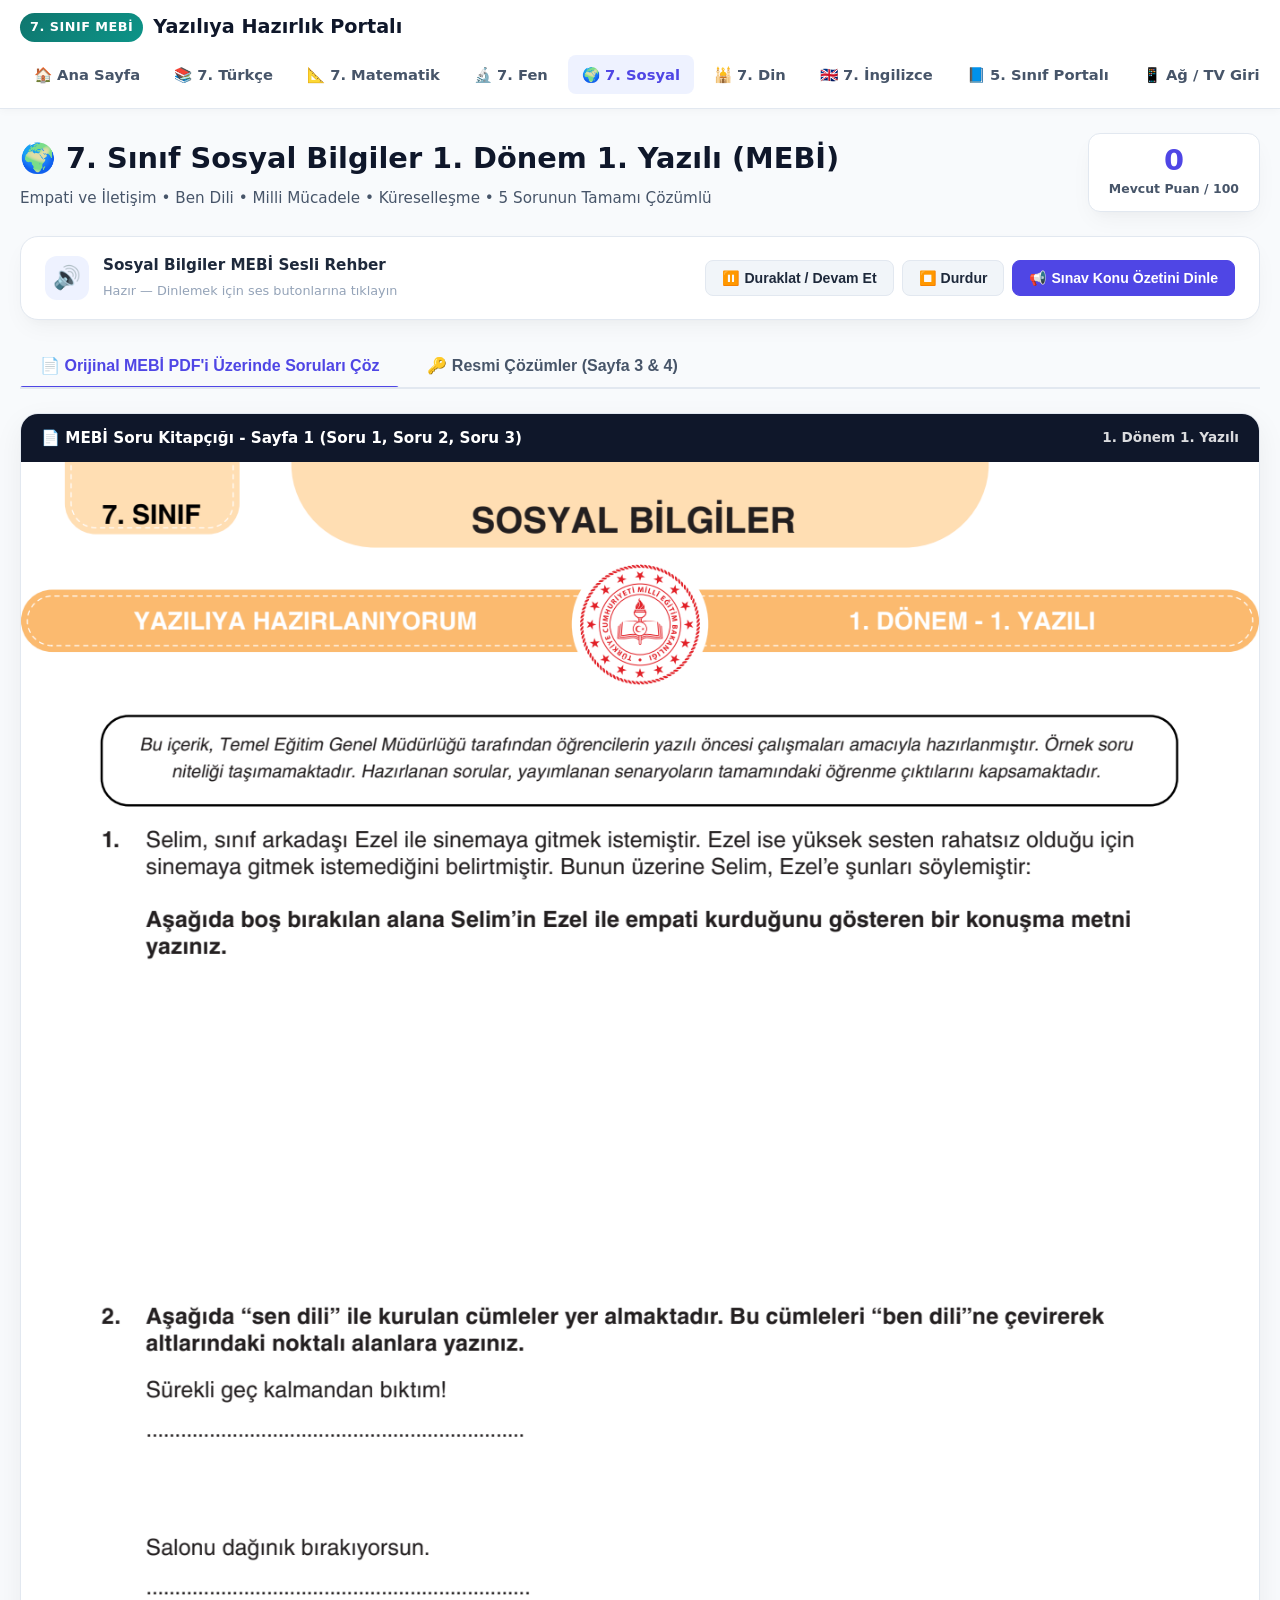
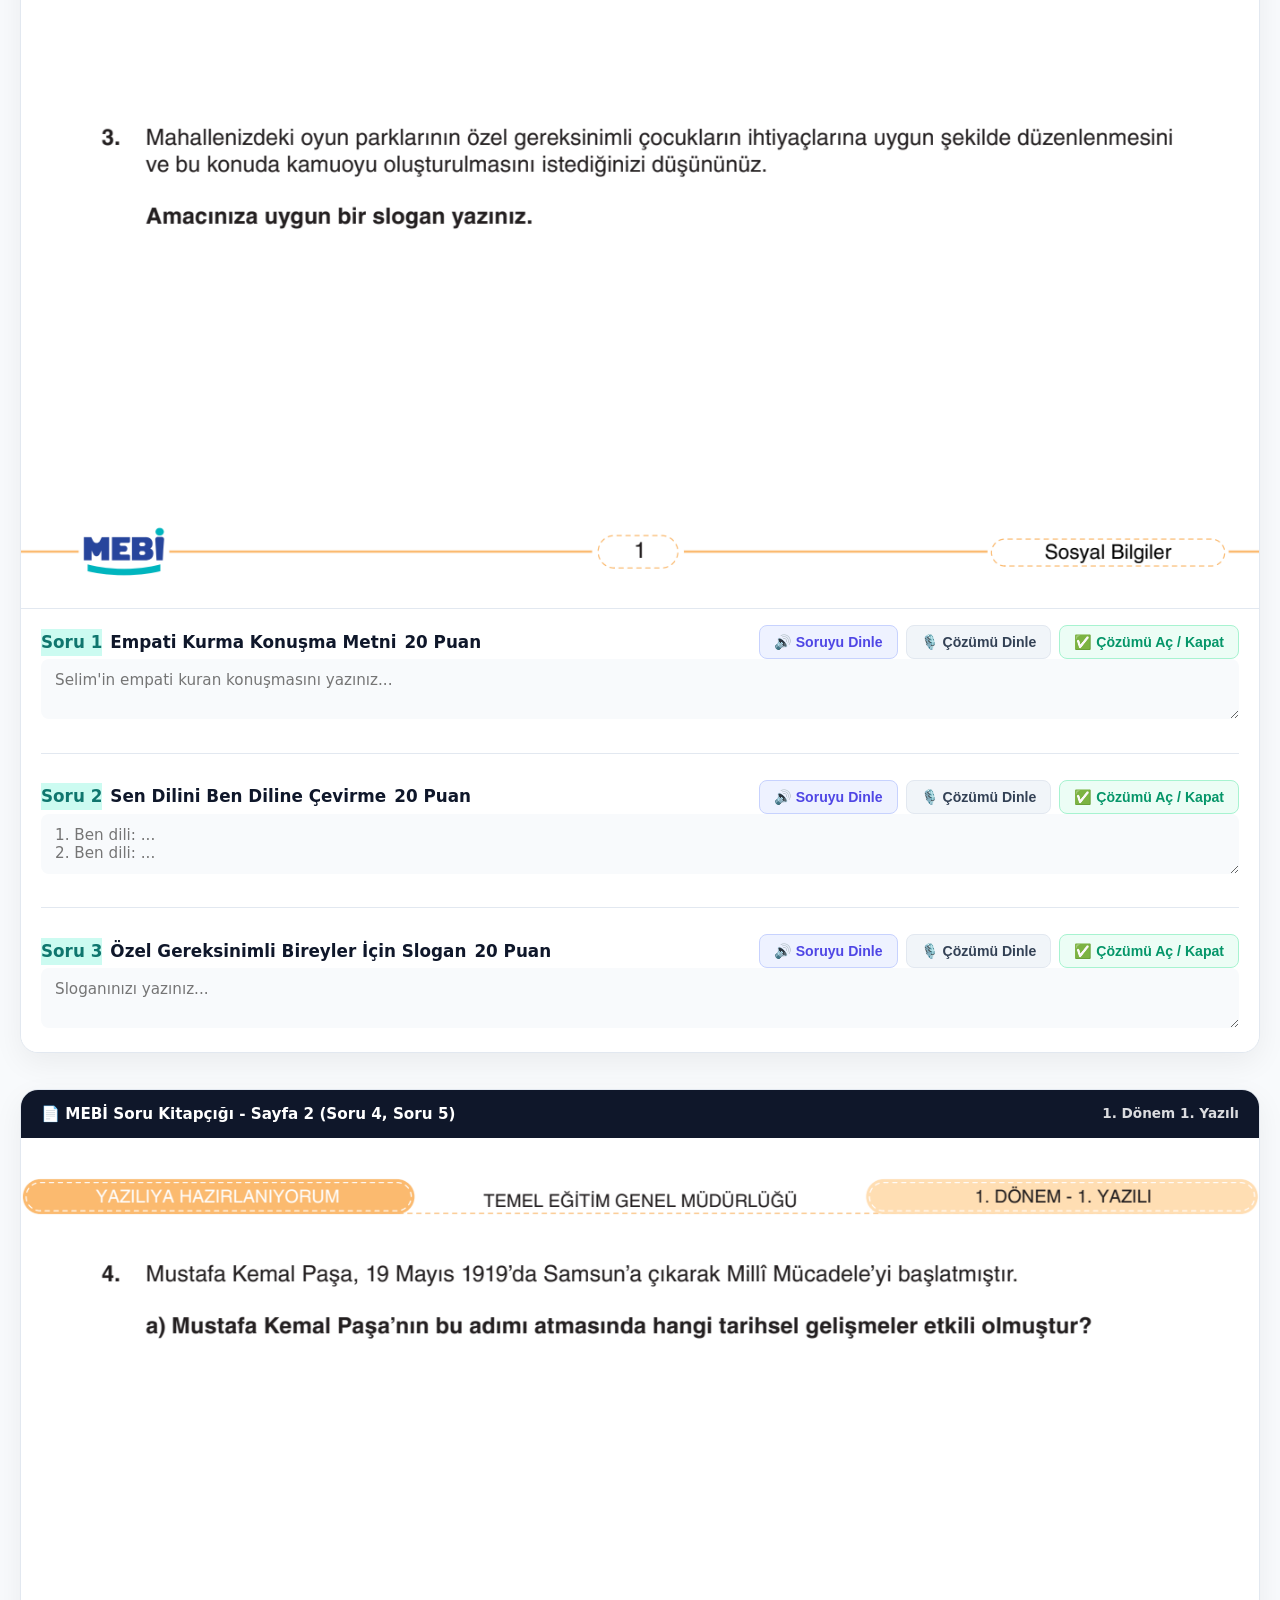
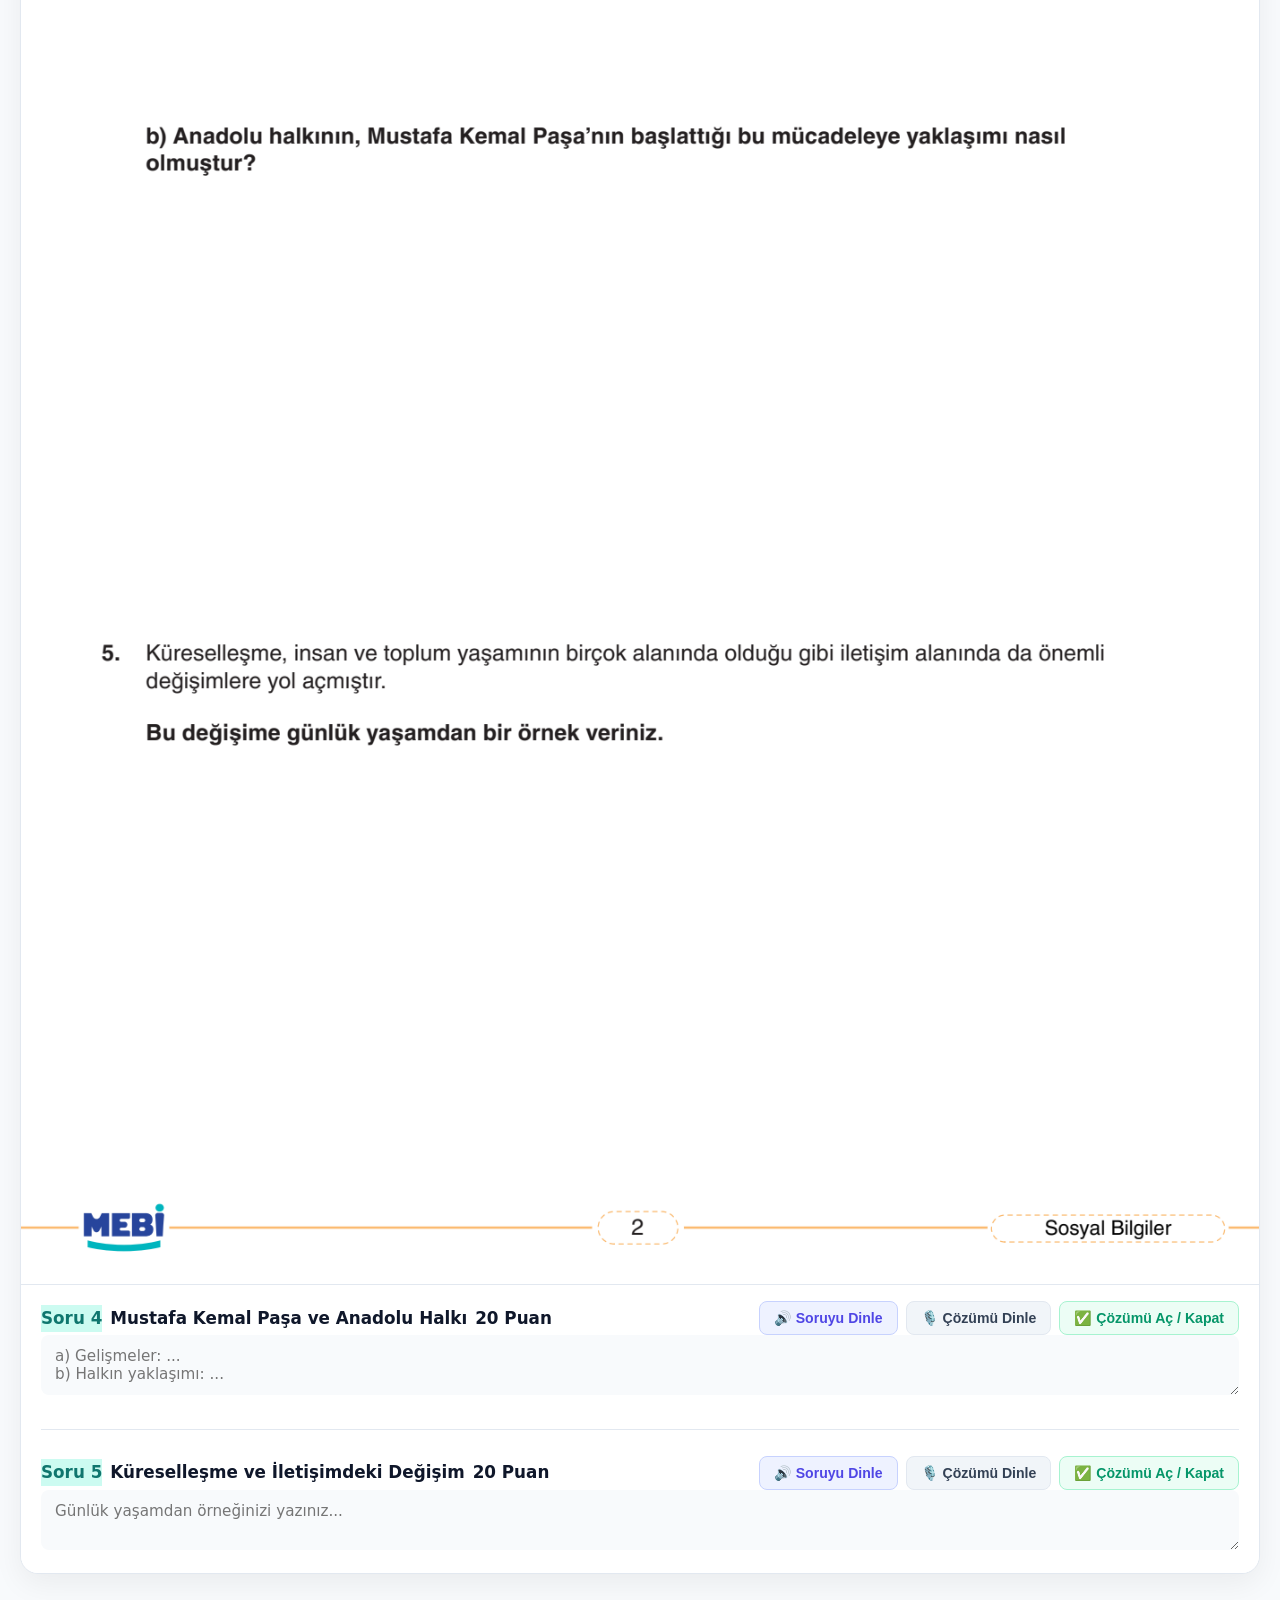
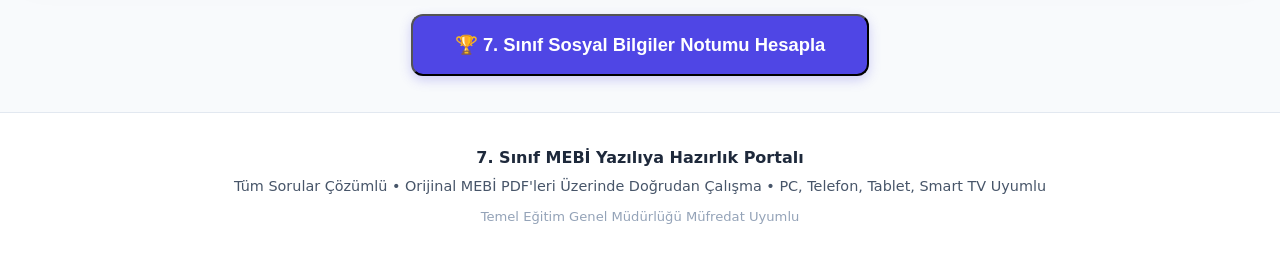
<file: 7-sosyal-bilgiler.html>
<!DOCTYPE html>
<html lang="tr">
<head>
  <meta charset="UTF-8">
  <meta name="viewport" content="width=device-width, initial-scale=1.0">
  <title>7. Sınıf Sosyal Bilgiler 1. Dönem 1. Yazılı - MEBİ Soruları ve Çözümleri</title>
  <link rel="stylesheet" href="assets/css/style.css">
  <link rel="preconnect" href="https://fonts.googleapis.com">
  <link rel="preconnect" href="https://fonts.gstatic.com" crossorigin>
  <link href="https://fonts.googleapis.com/css2?family=Plus+Jakarta+Sans:wght@400;500;600;700;800&display=swap" rel="stylesheet">
</head>
<body class="theme-sosyal">
  
    <header class="site-header">
      <div class="nav-bar">
        <a href="index.html" class="brand-link">
          <span class="brand-badge" style="background: linear-gradient(135deg, #0f766e, #0d9488);">7. SINIF MEBİ</span>
          <span>Yazılıya Hazırlık Portalı</span>
        </a>
        <nav class="nav-links">
          <a href="index.html" class="nav-link">🏠 Ana Sayfa</a>
<a href="7-turkce.html" class="nav-link">📚 7. Türkçe</a>
<a href="7-matematik.html" class="nav-link">📐 7. Matematik</a>
<a href="7-fen-bilimleri.html" class="nav-link">🔬 7. Fen</a>
<a href="7-sosyal-bilgiler.html" class="nav-link active">🌍 7. Sosyal</a>
<a href="7-din-kulturu.html" class="nav-link">🕌 7. Din</a>
<a href="7-ingilizce.html" class="nav-link">🇬🇧 7. İngilizce</a>
<a href="turkce.html" class="nav-link">📘 5. Sınıf Portalı</a>
<a href="qr_giris.html" class="nav-link">📱 Ağ / TV Giriş</a>

        </nav>
      </div>
    </header>
    

  <main class="container">
    <div class="lesson-header">
      <div class="lesson-info">
        <h1><span>🌍</span> 7. Sınıf Sosyal Bilgiler 1. Dönem 1. Yazılı (MEBİ)</h1>
        <p>Empati ve İletişim • Ben Dili • Milli Mücadele • Küreselleşme • 5 Sorunun Tamamı Çözümlü</p>
      </div>
      <div class="score-box">
        <div class="score-val" id="currentScoreVal">0</div>
        <div class="score-lbl">Mevcut Puan / 100</div>
      </div>
    </div>

    <!-- Audio Player Bar -->
    <div class="audio-bar">
      <div class="audio-bar-info">
        <div class="audio-icon-pulse">🔊</div>
        <div>
          <strong style="display:block; font-size:0.95rem;">Sosyal Bilgiler MEBİ Sesli Rehber</strong>
          <span id="audioStatusText" style="font-size:0.8rem; color:#94a3b8;">Hazır — Dinlemek için ses butonlarına tıklayın</span>
        </div>
      </div>
      <div class="audio-controls">
        <button class="btn-audio" onclick="portalApp.pauseSpeech()">⏸️ Duraklat / Devam Et</button>
        <button class="btn-audio" onclick="portalApp.stopSpeech()">⏹️ Durdur</button>
        <button class="btn-audio primary" onclick="portalApp.speakText('7. Sınıf Sosyal Bilgiler 1. Dönem 1. Yazılı MEBİ Özeti. Etkili iletişim, sen dili yerine ben dili kullanımı, empati kurma becerisi, özel gereksinimli bireylerin hakları, Mustafa Kemal Paşanın Samsuna çıkışı ve Milli Mücadele ruhu ile küreselleşmenin iletişime etkileri sınavın temel konularıdır.')">📢 Sınav Konu Özetini Dinle</button>
      </div>
    </div>

    <!-- Tabs -->
    <div class="tabs-nav">
      <button class="tab-btn active" data-tab="pdf-pane">📄 Orijinal MEBİ PDF'i Üzerinde Soruları Çöz</button>
      <button class="tab-btn" data-tab="answer-key-pane">🔑 Resmi Çözümler (Sayfa 3 & 4)</button>
    </div>

    <!-- TAB 1: WORKBENCH -->
    <div id="pdf-pane" class="tab-pane active">
      <div class="interactive-pdf-container">
        
        <!-- Sayfa 1 -->
        <div class="pdf-interactive-page">
          <div class="page-banner">
            <span>📄 MEBİ Soru Kitapçığı - Sayfa 1 (Soru 1, Soru 2, Soru 3)</span>
            <span style="font-size:0.85rem; opacity:0.85;">1. Dönem 1. Yazılı</span>
          </div>
          <div class="pdf-image-wrap">
            <img src="assets/pdf_pages/sosyal_mebi/page_1.png" alt="Sosyal Sayfa 1" loading="eager">
          </div>
          <div class="pdf-question-controls">
            
    <div class="q-strip" id="q_strip_7_1">
      <div class="q-strip-header">
        <div class="q-strip-title">
          <span class="q-num-badge" style="background:#ccfbf1; color:#0f766e;">Soru 1</span>
          <strong>Empati Kurma Konuşma Metni</strong>
          <span class="q-pts-pill">20 Puan</span>
        </div>
        <div class="q-strip-actions">
          <button class="btn-q-action audio-play" onclick="portalApp.playAudio('sosyal7_q1.mp3', 'q_strip_7_1', 'Soru 1. Selim\'in yüksek sesten rahatsız olan arkadaşı Ezel ile empati kurduğunu gösteren bir konuşma metni yazınız.')">🔊 Soruyu Dinle</button>
          <button class="btn-q-action audio-sol" onclick="portalApp.playAudio('sosyal7_sol1.mp3', 'q_strip_7_1', 'Soru 1 çözümü. Selim\'in Ezel\'in duygularını ve hassasiyetini anladığını gösteren ifadeler: Ben de rahatsız olduğum bir ortamda eğlenemezdim. İstersen sinema yerine açık havada dolaşmaya çıkabiliriz.')">🎙️ Çözümü Dinle</button>
          <button class="btn-q-action solution-btn" onclick="portalApp.toggleSolution('sol_reveal_7_1')">✅ Çözümü Aç / Kapat</button>
        </div>
      </div>
      <textarea class="student-input-box" placeholder="Selim'in empati kuran konuşmasını yazınız..."></textarea>
      <div id="sol_reveal_7_1" class="q-solution-reveal">
        <div class="sol-title">📌 MEBİ Resmi Öğretmen Çözümü & Model Yanıt:</div>
        <div class="sol-body"><strong>Örnek Empati Konuşması:</strong><br><em>'Seni çok iyi anlıyorum Ezel. Yüksek sesin seni rahatsız etmesi çok doğal. Kendini kötü hissettiğin bir ortamda bulunmanı istemem. İstersen sinemaya gitmek yerine sakin bir kafede oturabilir ya da parkta yürüyüş yapabiliriz.'</em></div>
        <div class="self-grading">
          <span>Puanlama:</span>
          <button class="grade-btn full" onclick="portalApp.gradeQuestion('q7_1', 20, 20, this)">20 Puan (Tam Doğru)</button>
          <button class="grade-btn half" onclick="portalApp.gradeQuestion('q7_1', 20, 10, this)">10 Puan (Kısmi)</button>
          <button class="grade-btn zero" onclick="portalApp.gradeQuestion('q7_1', 20, 0, this)">0 Puan</button>
        </div>
      </div>
    </div>
    
            <hr style="border:none; border-top:1px solid #e2e8f0; margin:14px 0;">
            
    <div class="q-strip" id="q_strip_7_2">
      <div class="q-strip-header">
        <div class="q-strip-title">
          <span class="q-num-badge" style="background:#ccfbf1; color:#0f766e;">Soru 2</span>
          <strong>Sen Dilini Ben Diline Çevirme</strong>
          <span class="q-pts-pill">20 Puan</span>
        </div>
        <div class="q-strip-actions">
          <button class="btn-q-action audio-play" onclick="portalApp.playAudio('sosyal7_q2.mp3', 'q_strip_7_2', 'Soru 2. Sürekli geç kalmandan bıktım ve salonu dağınık bırakıyorsun cümlelerini ben diline çeviriniz.')">🔊 Soruyu Dinle</button>
          <button class="btn-q-action audio-sol" onclick="portalApp.playAudio('sosyal7_sol2.mp3', 'q_strip_7_2', 'Soru 2 çözümü. 1: Geç kaldığında kendimi önemsiz veya değersiz hissediyorum ve endişeleniyorum. 2: Salon dağınık kaldığında aradığımı bulamıyorum ve bu beni rahatsız ediyor.')">🎙️ Çözümü Dinle</button>
          <button class="btn-q-action solution-btn" onclick="portalApp.toggleSolution('sol_reveal_7_2')">✅ Çözümü Aç / Kapat</button>
        </div>
      </div>
      <textarea class="student-input-box" placeholder="1. Ben dili: ... 
2. Ben dili: ..."></textarea>
      <div id="sol_reveal_7_2" class="q-solution-reveal">
        <div class="sol-title">📌 MEBİ Resmi Öğretmen Çözümü & Model Yanıt:</div>
        <div class="sol-body">• <strong>1. Cümle:</strong> <em>'Sürekli geç kalmandan bıktım!'</em><br>→ <strong>Ben Dili:</strong> <strong>'Buluşmalarımıza geç kaldığında vaktimi değerlendiremediğimi düşünüyor ve kendimi değersiz hissediyorum.'</strong><br><br>• <strong>2. Cümle:</strong> <em>'Salonu dağınık bırakıyorsun.'</em><br>→ <strong>Ben Dili:</strong> <strong>'Salon dağınık kaldığında aradığım eşyaları bulmakta zorlanıyor ve dinlenemediğim için huzursuz oluyorum.'</strong></div>
        <div class="self-grading">
          <span>Puanlama:</span>
          <button class="grade-btn full" onclick="portalApp.gradeQuestion('q7_2', 20, 20, this)">20 Puan (Tam Doğru)</button>
          <button class="grade-btn half" onclick="portalApp.gradeQuestion('q7_2', 20, 10, this)">10 Puan (Kısmi)</button>
          <button class="grade-btn zero" onclick="portalApp.gradeQuestion('q7_2', 20, 0, this)">0 Puan</button>
        </div>
      </div>
    </div>
    
            <hr style="border:none; border-top:1px solid #e2e8f0; margin:14px 0;">
            
    <div class="q-strip" id="q_strip_7_3">
      <div class="q-strip-header">
        <div class="q-strip-title">
          <span class="q-num-badge" style="background:#ccfbf1; color:#0f766e;">Soru 3</span>
          <strong>Özel Gereksinimli Bireyler İçin Slogan</strong>
          <span class="q-pts-pill">20 Puan</span>
        </div>
        <div class="q-strip-actions">
          <button class="btn-q-action audio-play" onclick="portalApp.playAudio('sosyal7_q3.mp3', 'q_strip_7_3', 'Soru 3. Oyun parklarının özel gereksinimli çocukların ihtiyaçlarına uygun düzenlenmesi için bir slogan yazınız.')">🔊 Soruyu Dinle</button>
          <button class="btn-q-action audio-sol" onclick="portalApp.playAudio('sosyal7_sol3.mp3', 'q_strip_7_3', 'Soru 3 çözümü. Örnek sloganlar: Engelleri oyunla aşalım. Her çocuk için engelsiz parklar. Parkta engel yok, oyunda birlik çok.')">🎙️ Çözümü Dinle</button>
          <button class="btn-q-action solution-btn" onclick="portalApp.toggleSolution('sol_reveal_7_3')">✅ Çözümü Aç / Kapat</button>
        </div>
      </div>
      <textarea class="student-input-box" placeholder="Sloganınızı yazınız..."></textarea>
      <div id="sol_reveal_7_3" class="q-solution-reveal">
        <div class="sol-title">📌 MEBİ Resmi Öğretmen Çözümü & Model Yanıt:</div>
        <div class="sol-body"><strong>Örnek Sloganlar:</strong><br>• <em>“Engelleri oyunla aşalım, parklarda buluşalım!”</em><br>• <em>“Her çocuğun hakkı oyun, engelsiz parklar kurun!”</em><br>• <em>“Parkta engel yok, hepimize yer çok!”</em></div>
        <div class="self-grading">
          <span>Puanlama:</span>
          <button class="grade-btn full" onclick="portalApp.gradeQuestion('q7_3', 20, 20, this)">20 Puan (Tam Doğru)</button>
          <button class="grade-btn half" onclick="portalApp.gradeQuestion('q7_3', 20, 10, this)">10 Puan (Kısmi)</button>
          <button class="grade-btn zero" onclick="portalApp.gradeQuestion('q7_3', 20, 0, this)">0 Puan</button>
        </div>
      </div>
    </div>
    
          </div>
        </div>

        <!-- Sayfa 2 -->
        <div class="pdf-interactive-page">
          <div class="page-banner">
            <span>📄 MEBİ Soru Kitapçığı - Sayfa 2 (Soru 4, Soru 5)</span>
            <span style="font-size:0.85rem; opacity:0.85;">1. Dönem 1. Yazılı</span>
          </div>
          <div class="pdf-image-wrap">
            <img src="assets/pdf_pages/sosyal_mebi/page_2.png" alt="Sosyal Sayfa 2" loading="lazy">
          </div>
          <div class="pdf-question-controls">
            
    <div class="q-strip" id="q_strip_7_4">
      <div class="q-strip-header">
        <div class="q-strip-title">
          <span class="q-num-badge" style="background:#ccfbf1; color:#0f766e;">Soru 4</span>
          <strong>Mustafa Kemal Paşa ve Anadolu Halkı</strong>
          <span class="q-pts-pill">20 Puan</span>
        </div>
        <div class="q-strip-actions">
          <button class="btn-q-action audio-play" onclick="portalApp.playAudio('sosyal7_q4.mp3', 'q_strip_7_4', 'Soru 4. Mustafa Kemal Paşa\'nın Samsun\'a çıkmasında hangi gelişmeler etkili oldu ve Anadolu halkının yaklaşımı nasıl oldu?')">🔊 Soruyu Dinle</button>
          <button class="btn-q-action audio-sol" onclick="portalApp.playAudio('sosyal7_sol4.mp3', 'q_strip_7_4', 'Soru 4 çözümü. a şıkkı: Osmanlı devletinin 1. dünya savaşında yenilmesi, Mondros ateşkes antlaşması ve Anadolunun işgale uğraması. b şıkkı: Anadolu halkı tüm imkansızlıklara rağmen yurdunu savunmak için seferber olmuş ve ordusuyla kenetlenmiştir.')">🎙️ Çözümü Dinle</button>
          <button class="btn-q-action solution-btn" onclick="portalApp.toggleSolution('sol_reveal_7_4')">✅ Çözümü Aç / Kapat</button>
        </div>
      </div>
      <textarea class="student-input-box" placeholder="a) Gelişmeler: ... 
b) Halkın yaklaşımı: ..."></textarea>
      <div id="sol_reveal_7_4" class="q-solution-reveal">
        <div class="sol-title">📌 MEBİ Resmi Öğretmen Çözümü & Model Yanıt:</div>
        <div class="sol-body"><strong>a) Etkili Olan Tarihsel Gelişmeler:</strong><br>Osmanlı Devleti’nin I. Dünya Savaşı’ndan yenik çıkması, Mondros Ateşkes Antlaşması’nın ağır şartları ve yurdun İtilaf Devletleri tarafından işgal edilmeye başlanması.<br><br><strong>b) Anadolu Halkının Yaklaşımı:</strong><br>Anadolu halkı tüm yokluk ve imkânsızlıklara rağmen vatanını savunmak için seferber olmuş; Kuvâ-yı Millîye birliklerini kurup elindeki tüm imkânları ordusuyla paylaşmıştır.</div>
        <div class="self-grading">
          <span>Puanlama:</span>
          <button class="grade-btn full" onclick="portalApp.gradeQuestion('q7_4', 20, 20, this)">20 Puan (Tam Doğru)</button>
          <button class="grade-btn half" onclick="portalApp.gradeQuestion('q7_4', 20, 10, this)">10 Puan (Kısmi)</button>
          <button class="grade-btn zero" onclick="portalApp.gradeQuestion('q7_4', 20, 0, this)">0 Puan</button>
        </div>
      </div>
    </div>
    
            <hr style="border:none; border-top:1px solid #e2e8f0; margin:14px 0;">
            
    <div class="q-strip" id="q_strip_7_5">
      <div class="q-strip-header">
        <div class="q-strip-title">
          <span class="q-num-badge" style="background:#ccfbf1; color:#0f766e;">Soru 5</span>
          <strong>Küreselleşme ve İletişimdeki Değişim</strong>
          <span class="q-pts-pill">20 Puan</span>
        </div>
        <div class="q-strip-actions">
          <button class="btn-q-action audio-play" onclick="portalApp.playAudio('sosyal7_q5.mp3', 'q_strip_7_5', 'Soru 5. Küreselleşmenin iletişim alanında yol açtığı değişime günlük yaşamdan bir örnek veriniz.')">🔊 Soruyu Dinle</button>
          <button class="btn-q-action audio-sol" onclick="portalApp.playAudio('sosyal7_sol5.mp3', 'q_strip_7_5', 'Soru 5 çözümü. Eskiden mektuplar günlerce haftalarca sonra ulaşırken, günümüzde genel ağ ve akıllı telefonlar sayesinde dünyanın öbür ucundaki biriyle anında görüntülü görüşülebilmektedir.')">🎙️ Çözümü Dinle</button>
          <button class="btn-q-action solution-btn" onclick="portalApp.toggleSolution('sol_reveal_7_5')">✅ Çözümü Aç / Kapat</button>
        </div>
      </div>
      <textarea class="student-input-box" placeholder="Günlük yaşamdan örneğinizi yazınız..."></textarea>
      <div id="sol_reveal_7_5" class="q-solution-reveal">
        <div class="sol-title">📌 MEBİ Resmi Öğretmen Çözümü & Model Yanıt:</div>
        <div class="sol-body"><strong>Günlük Yaşamdan Örnek:</strong><br>Eskiden uzaktaki bir akraba veya arkadaşla haberleşmek için yazılan mektupların ulaşması günler hatta haftalar sürerken, günümüzde internet, akıllı telefonlar ve görüntülü arama uygulamaları sayesinde dünyanın diğer ucundaki insanlarla saniyeler içinde yüz yüze iletişim kurulabilmektedir.</div>
        <div class="self-grading">
          <span>Puanlama:</span>
          <button class="grade-btn full" onclick="portalApp.gradeQuestion('q7_5', 20, 20, this)">20 Puan (Tam Doğru)</button>
          <button class="grade-btn half" onclick="portalApp.gradeQuestion('q7_5', 20, 10, this)">10 Puan (Kısmi)</button>
          <button class="grade-btn zero" onclick="portalApp.gradeQuestion('q7_5', 20, 0, this)">0 Puan</button>
        </div>
      </div>
    </div>
    
          </div>
        </div>

      </div>

      <div style="text-align: center; margin: 36px 0;">
        <button class="btn-start" style="padding: 18px 42px; font-size: 1.15rem; cursor: pointer;" onclick="portalApp.finishExam()">
          🏆 7. Sınıf Sosyal Bilgiler Notumu Hesapla
        </button>
      </div>
    </div>

    <!-- TAB 2: OFFICIAL SOLUTIONS -->
    <div id="answer-key-pane" class="tab-pane">
      <div class="pdf-interactive-page">
        <div class="page-banner" style="background:#047857;">
          <span>📄 MEBİ Resmi Öğretmen Çözüm Anahtarı (Sayfa 3 & 4)</span>
          <span style="font-size:0.85rem; opacity:0.85;">Temel Eğitim Genel Müdürlüğü</span>
        </div>
        <div class="pdf-image-wrap"><img src="assets/pdf_pages/sosyal_mebi/page_3.png" alt="Çözüm 3" loading="lazy"></div>
        <div class="pdf-image-wrap" style="border-top:2px solid #e2e8f0;"><img src="assets/pdf_pages/sosyal_mebi/page_4.png" alt="Çözüm 4" loading="lazy"></div>
      </div>
    </div>

  </main>

  
    <div id="scoreModal" class="modal-overlay">
      <div class="modal-content">
        <h2>🎉 Sınav Tamamlandı!</h2>
        <div class="modal-score" id="finalScoreVal">100</div>
        <p style="font-weight: 700; color: #64748b; margin-bottom: 12px;">Toplam Başarı Puanı / 100</p>
        <p id="scoreFeedback" style="font-size: 1.05rem; line-height: 1.5; color: #334155;">Harika bir çalışma gerçekleştirdin!</p>
        <button class="btn-modal" onclick="portalApp.closeModal()">Kapat ve İncelemeye Devam Et</button>
      </div>
    </div>
    
  
    <footer class="site-footer">
      <div class="container">
        <p style="font-weight: 700; color: #1e293b; font-size: 1rem;">7. Sınıf MEBİ Yazılıya Hazırlık Portalı</p>
        <p style="margin-top: 4px;">Tüm Sorular Çözümlü • Orijinal MEBİ PDF'leri Üzerinde Doğrudan Çalışma • PC, Telefon, Tablet, Smart TV Uyumlu</p>
        <p style="margin-top: 8px; font-size: 0.82rem; color: #94a3b8;">Temel Eğitim Genel Müdürlüğü Müfredat Uyumlu</p>
      </div>
    </footer>
    

  <script src="assets/js/app.js"></script>
  <script>
    initLesson('sosyal_7', 'tr-TR');
  </script>
</body>
</html>
</file>
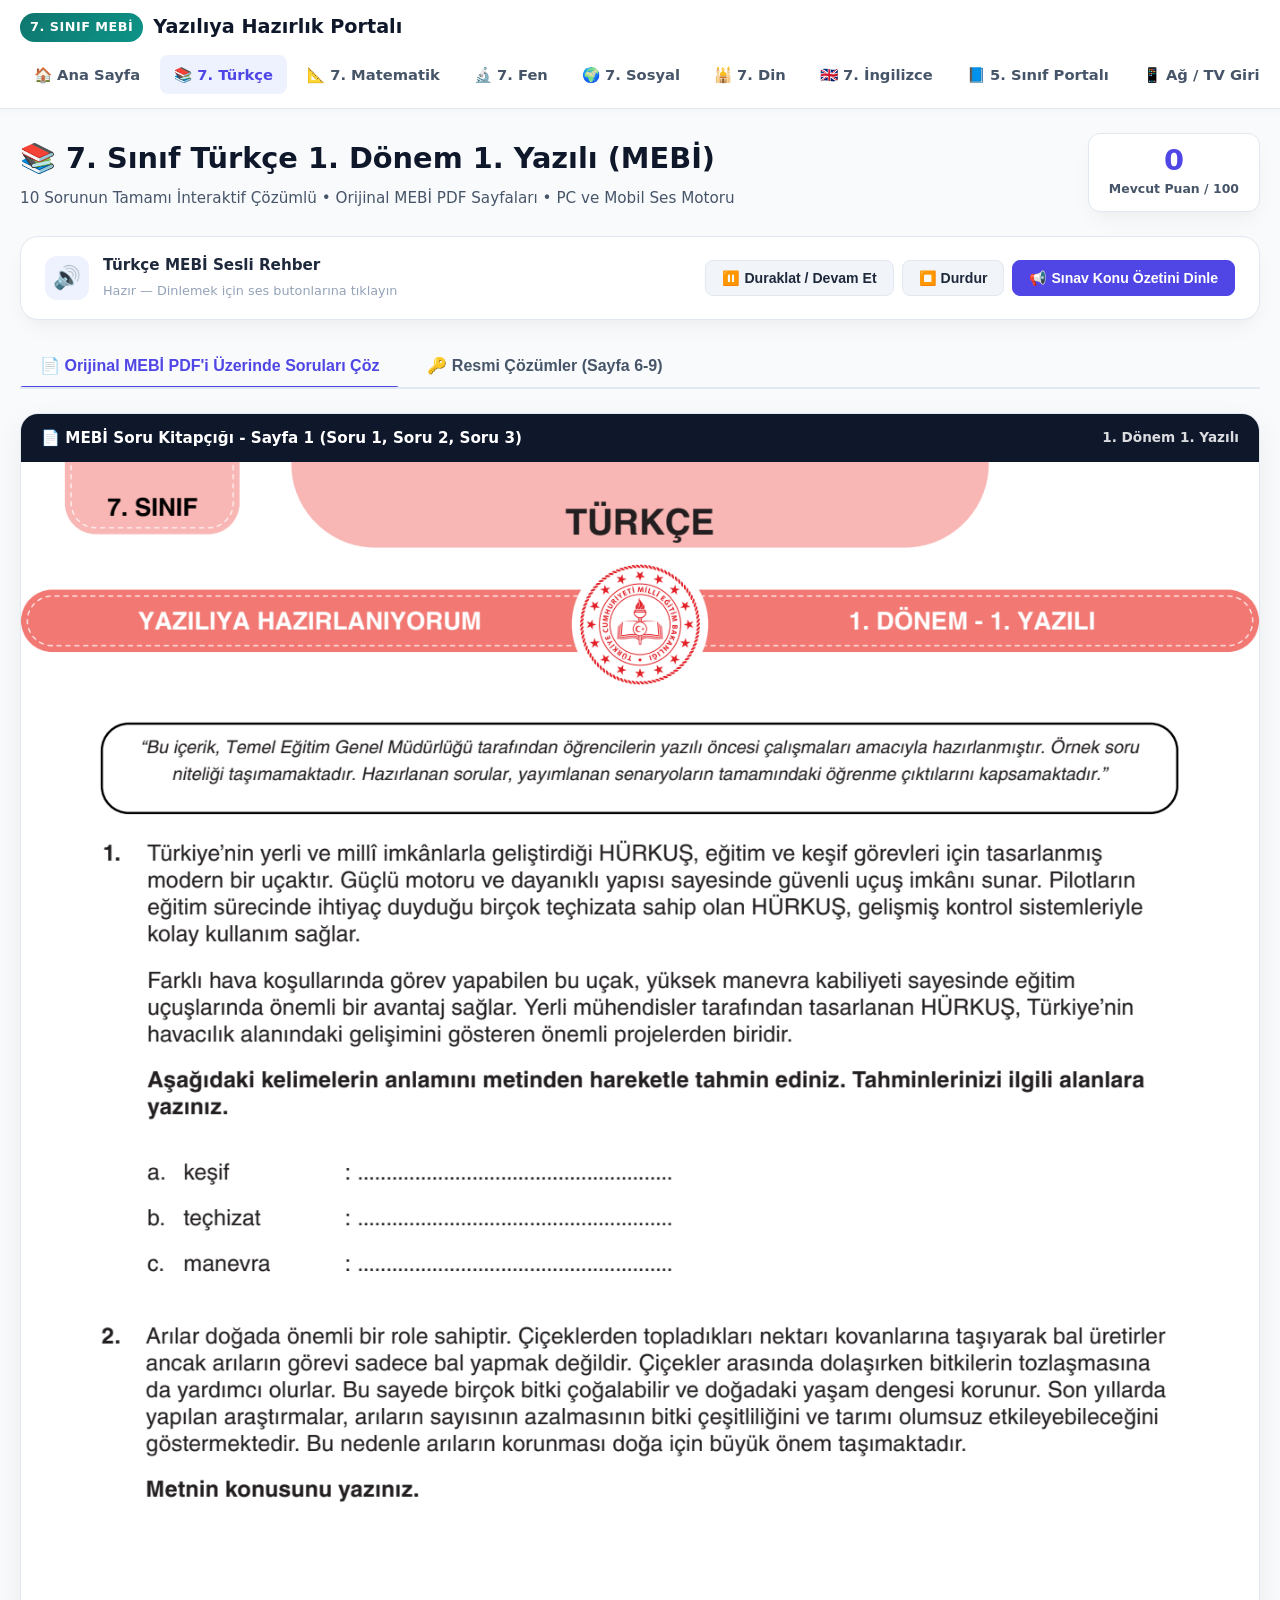
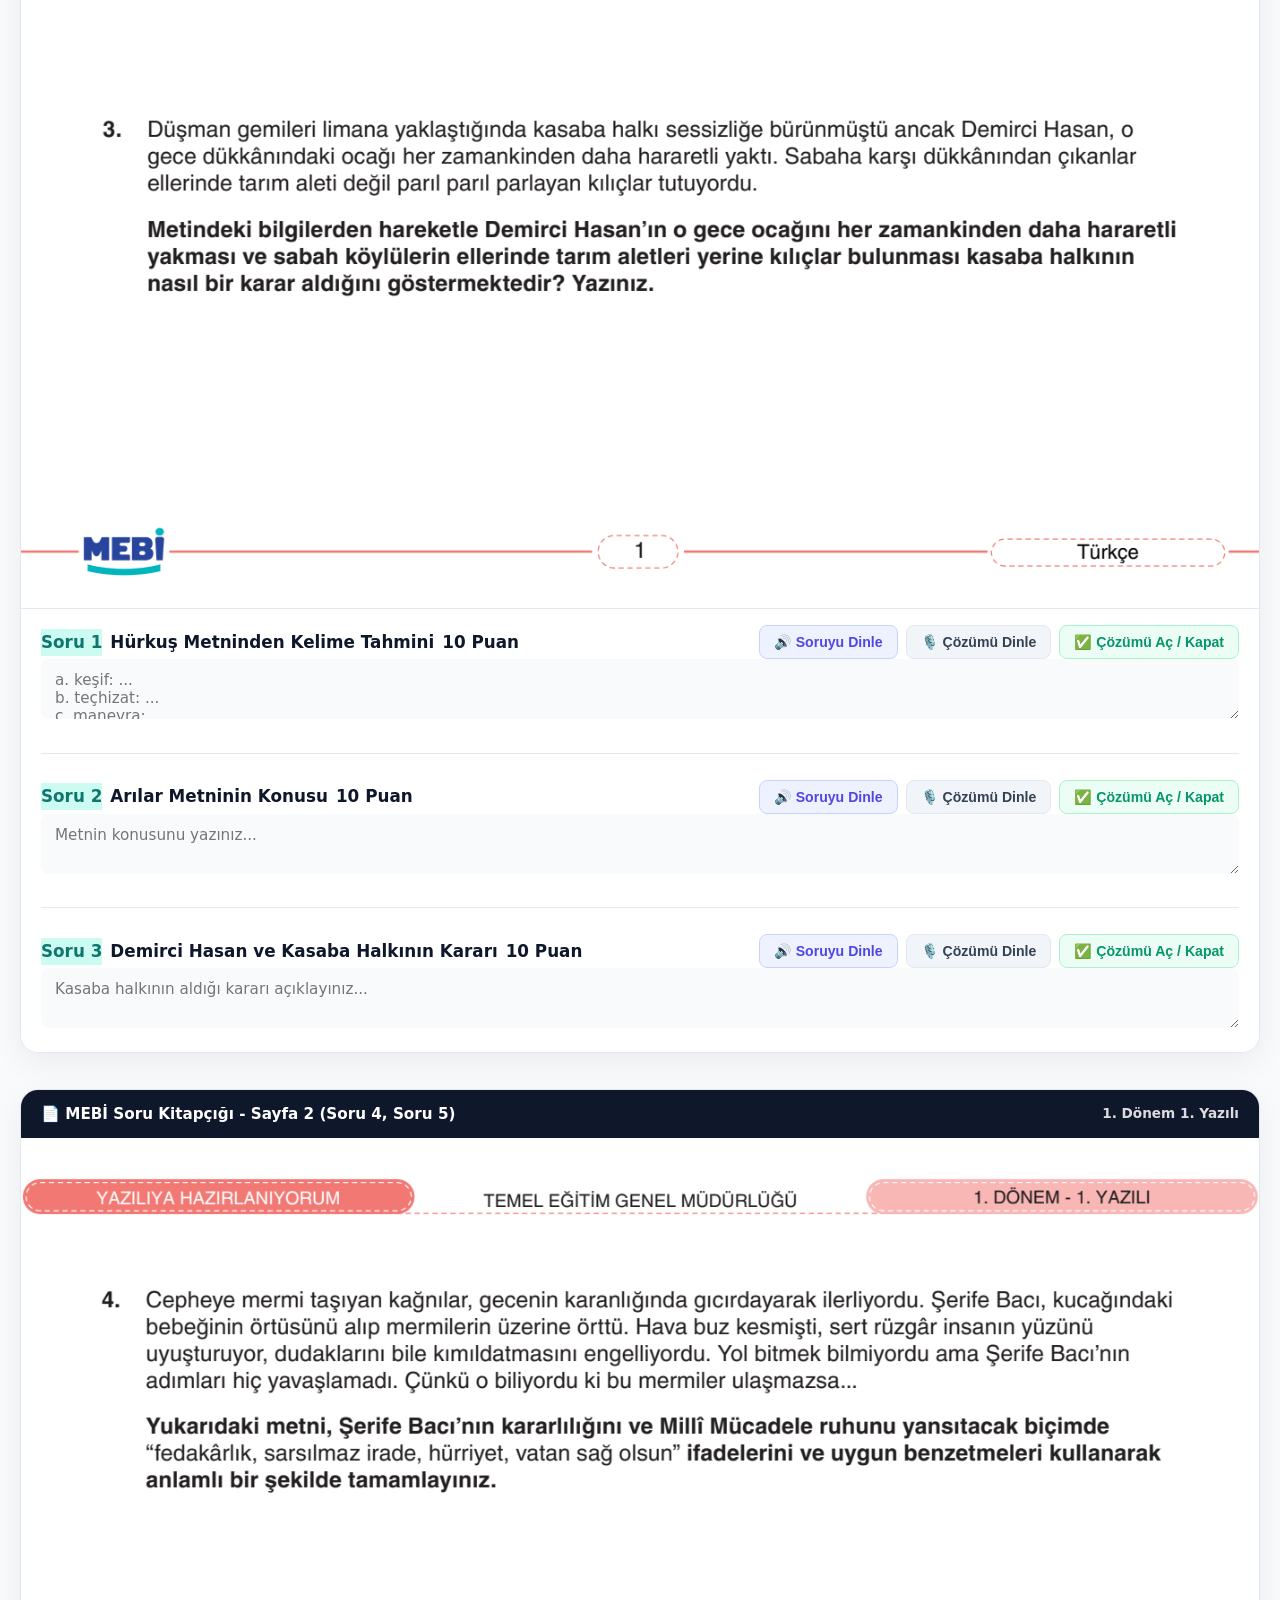
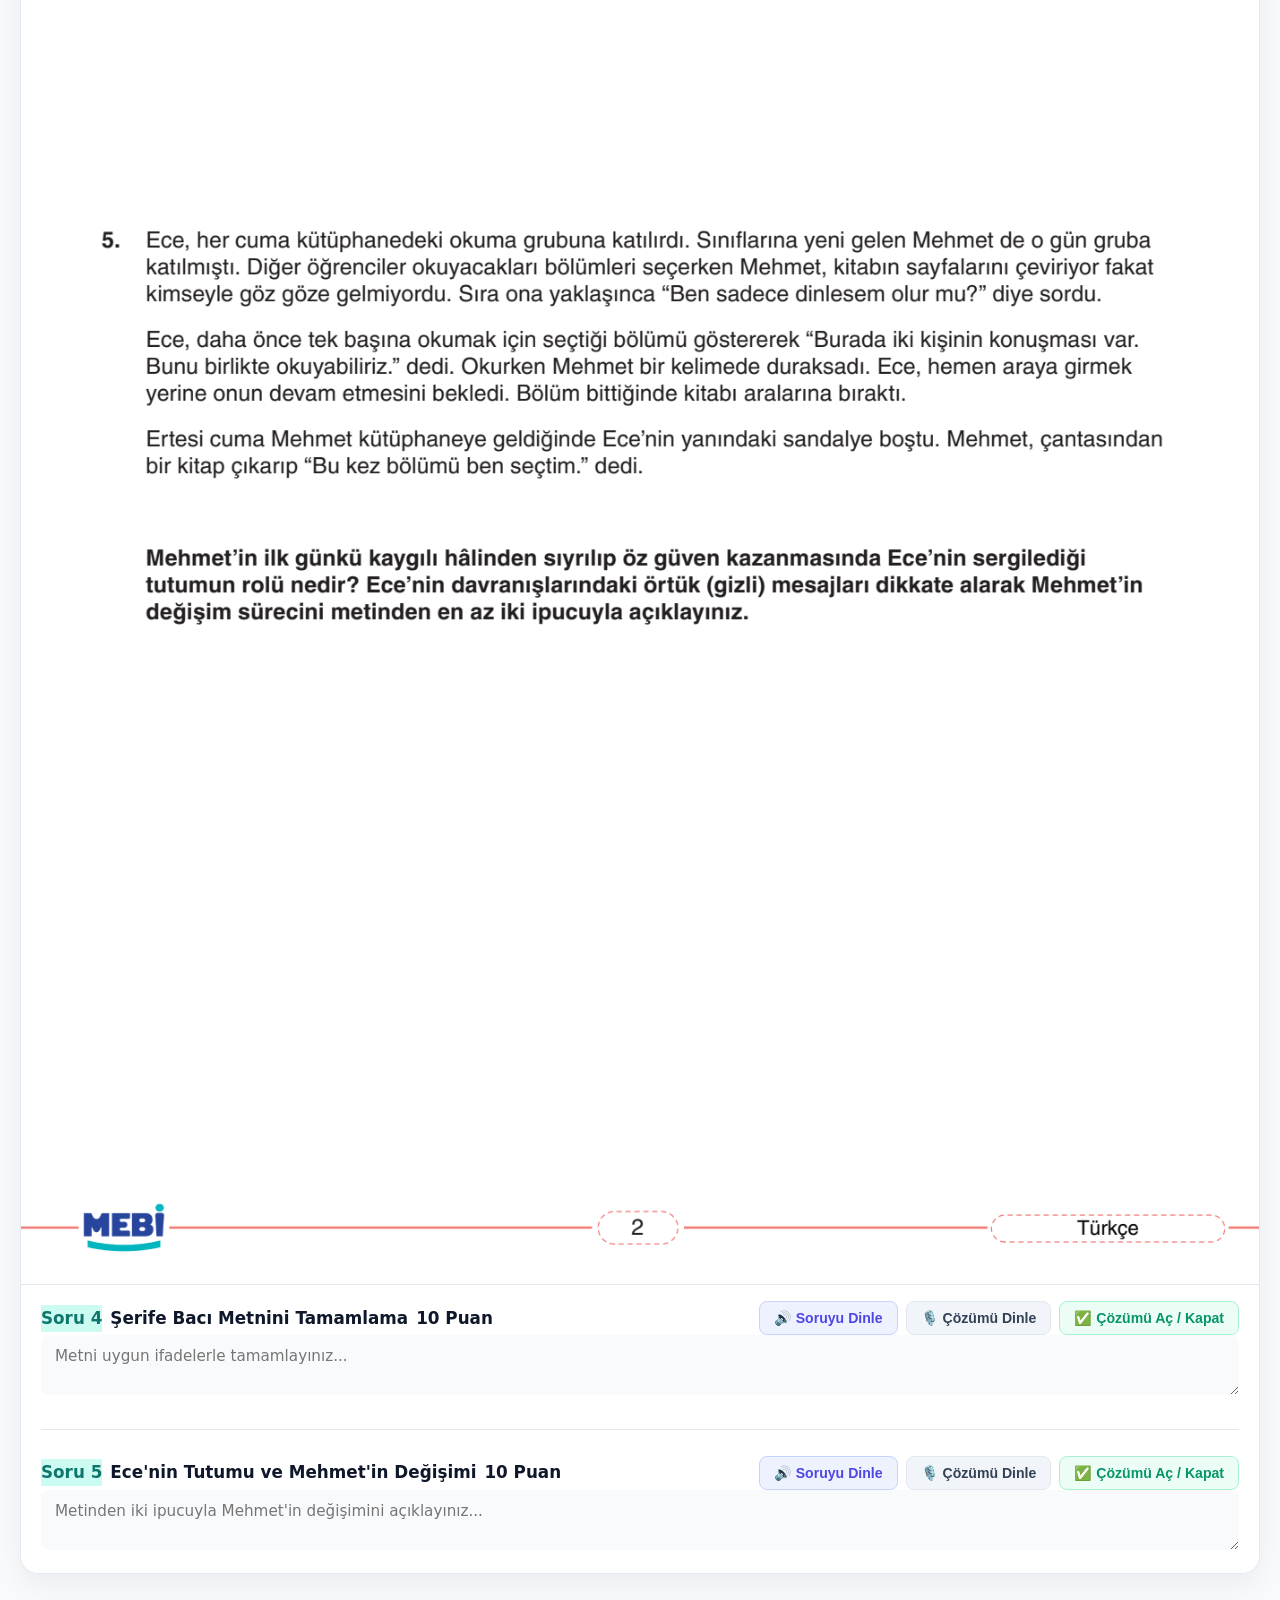
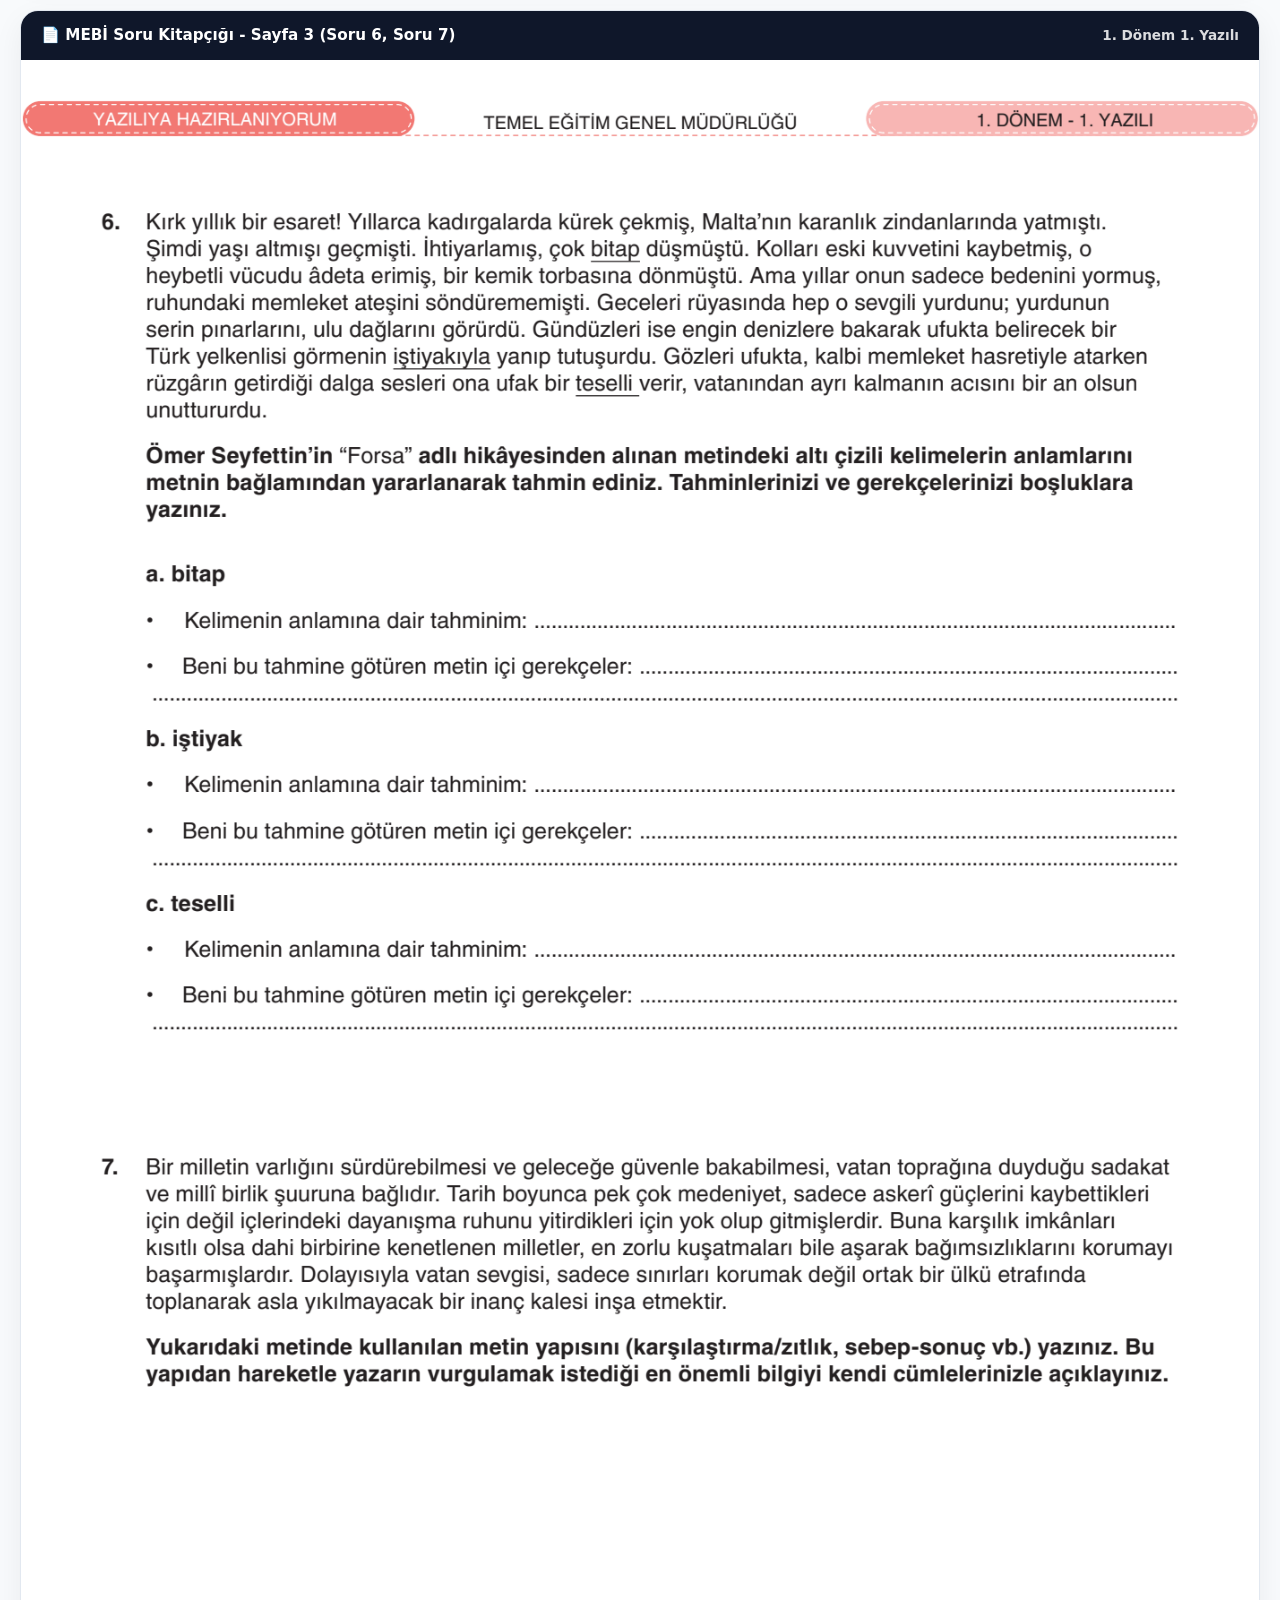
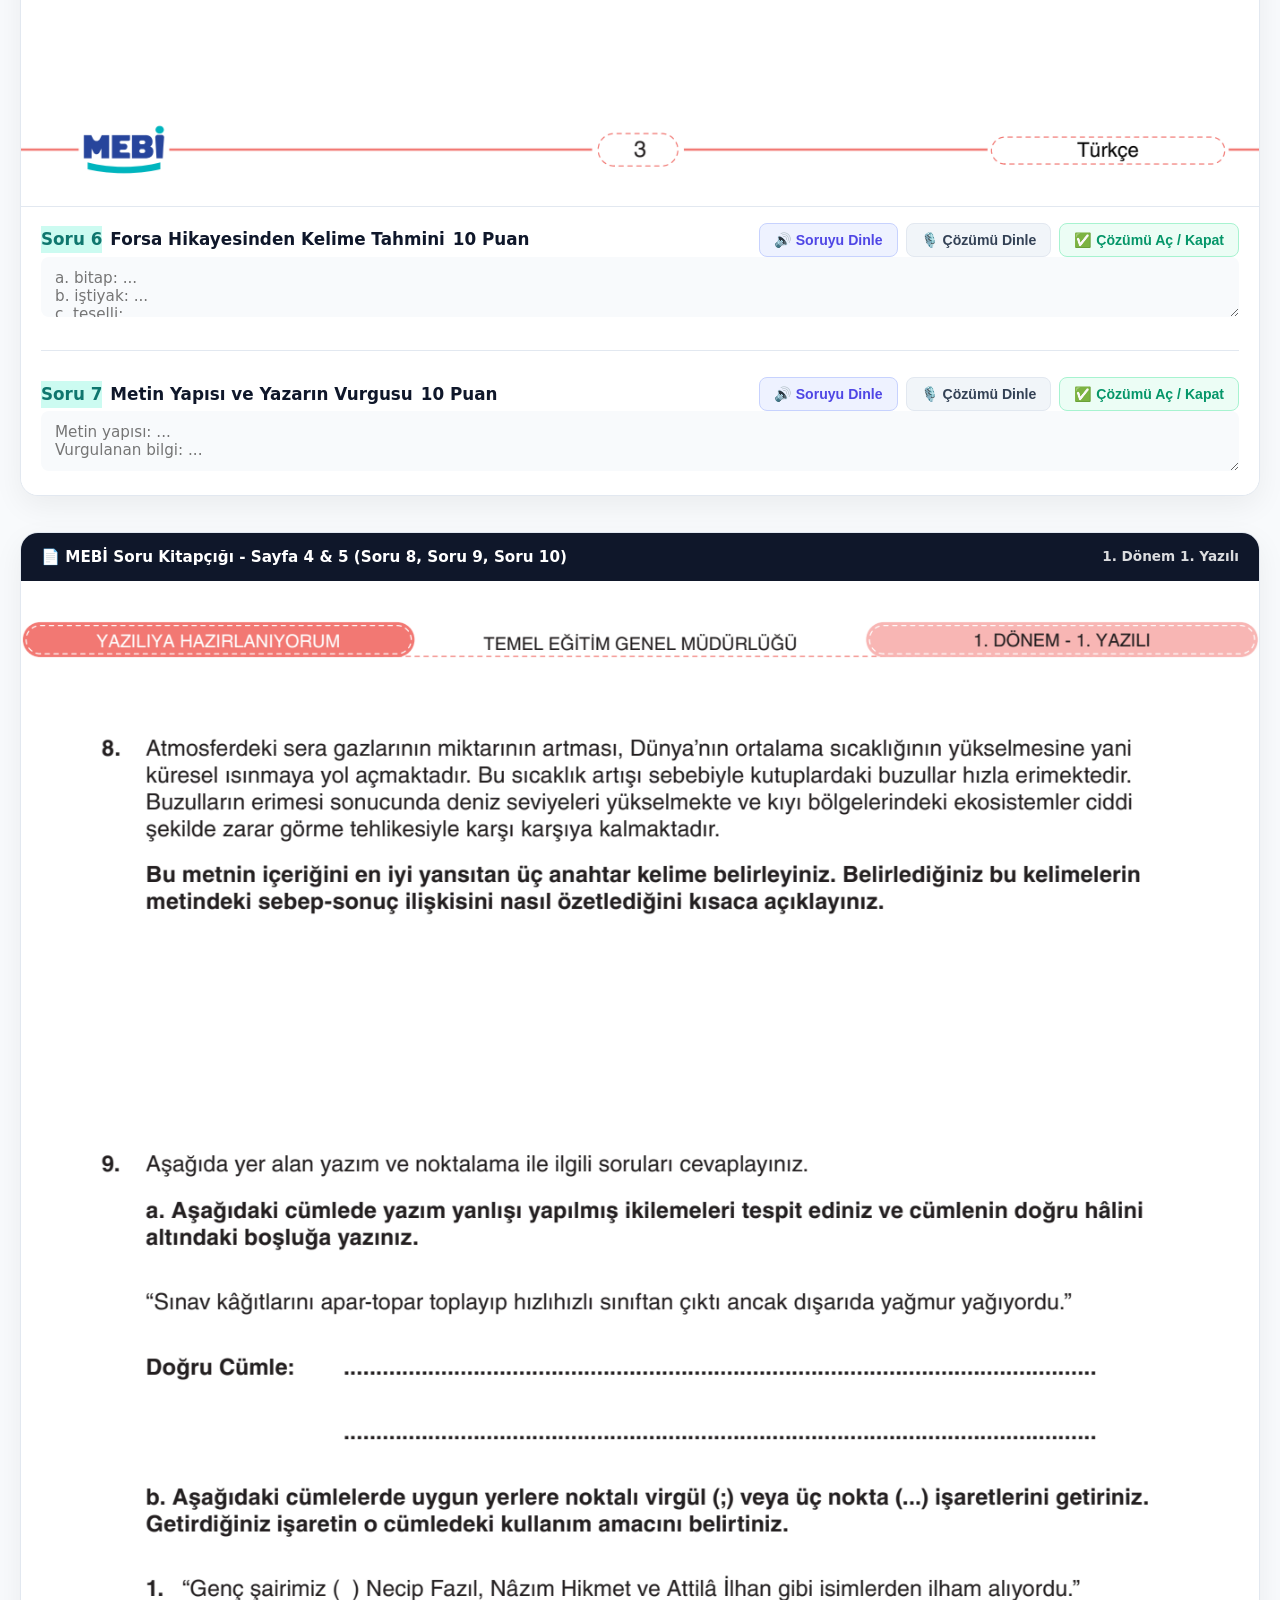
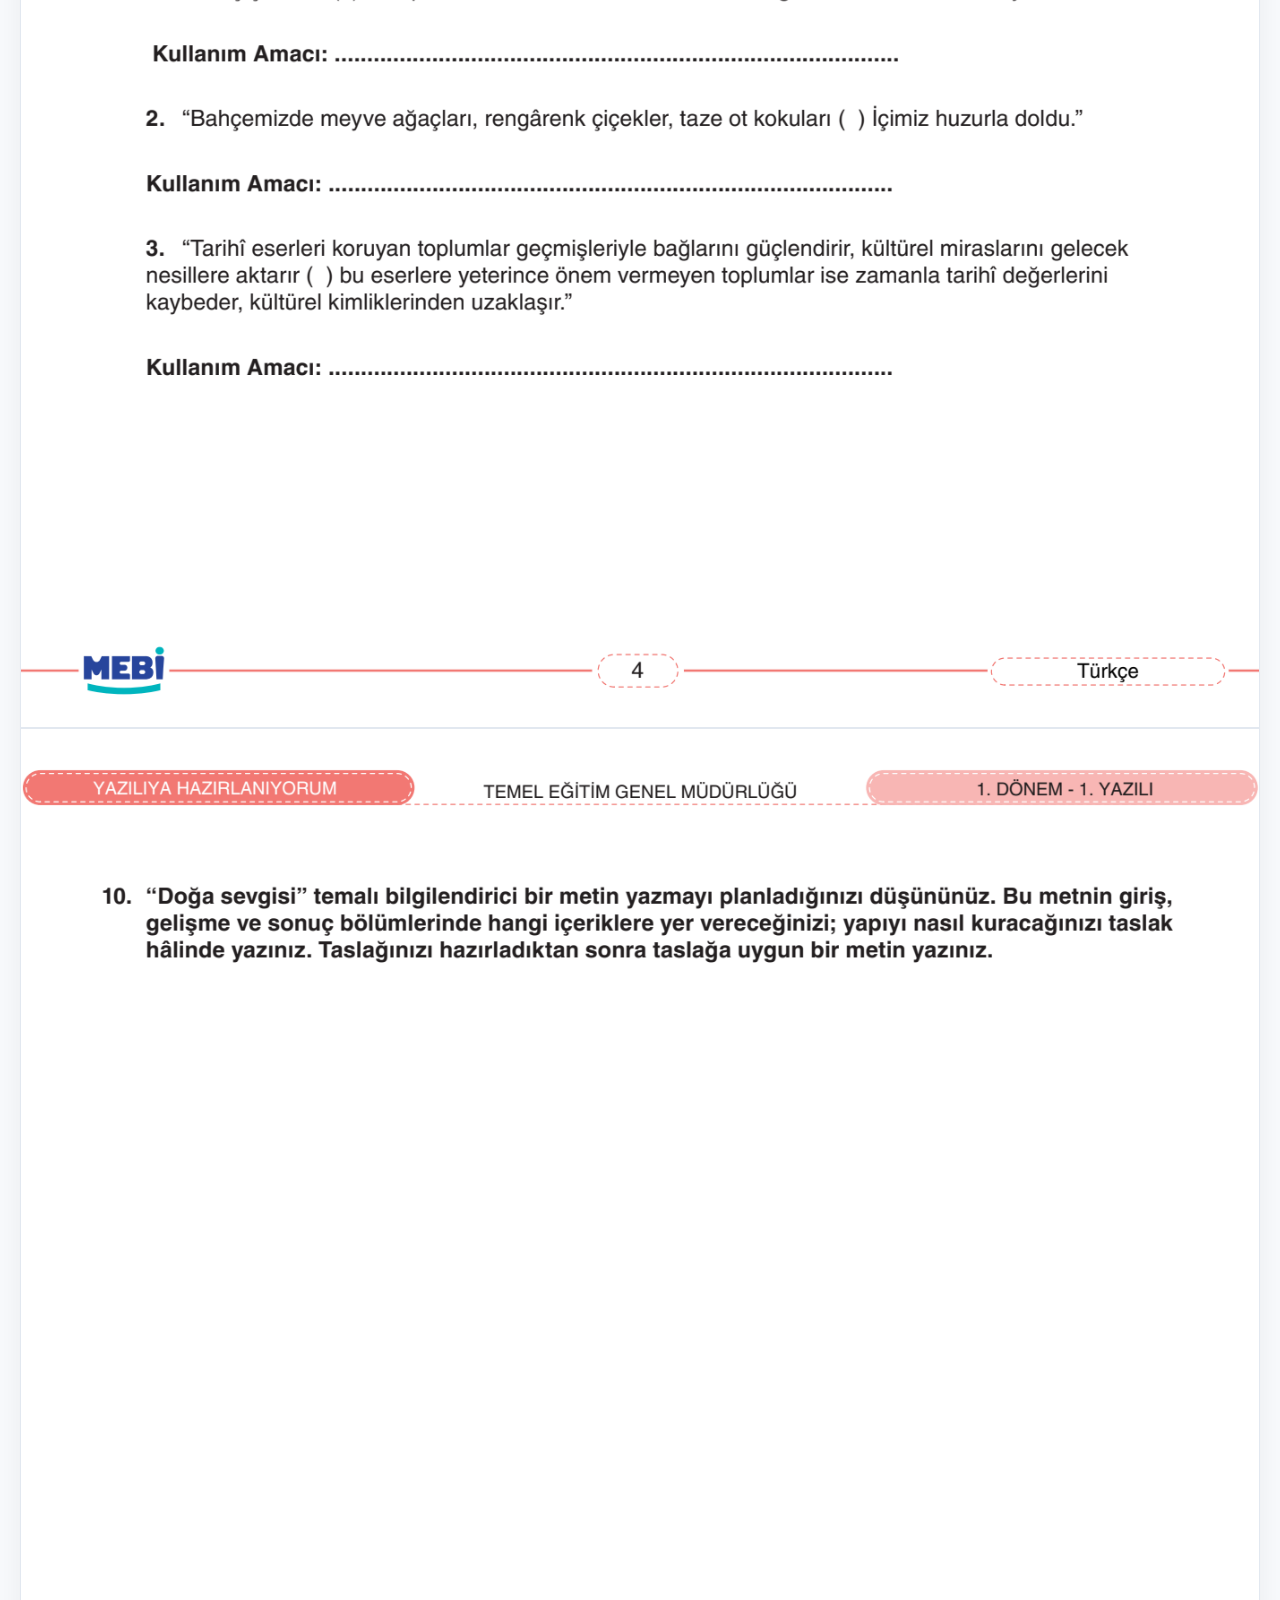
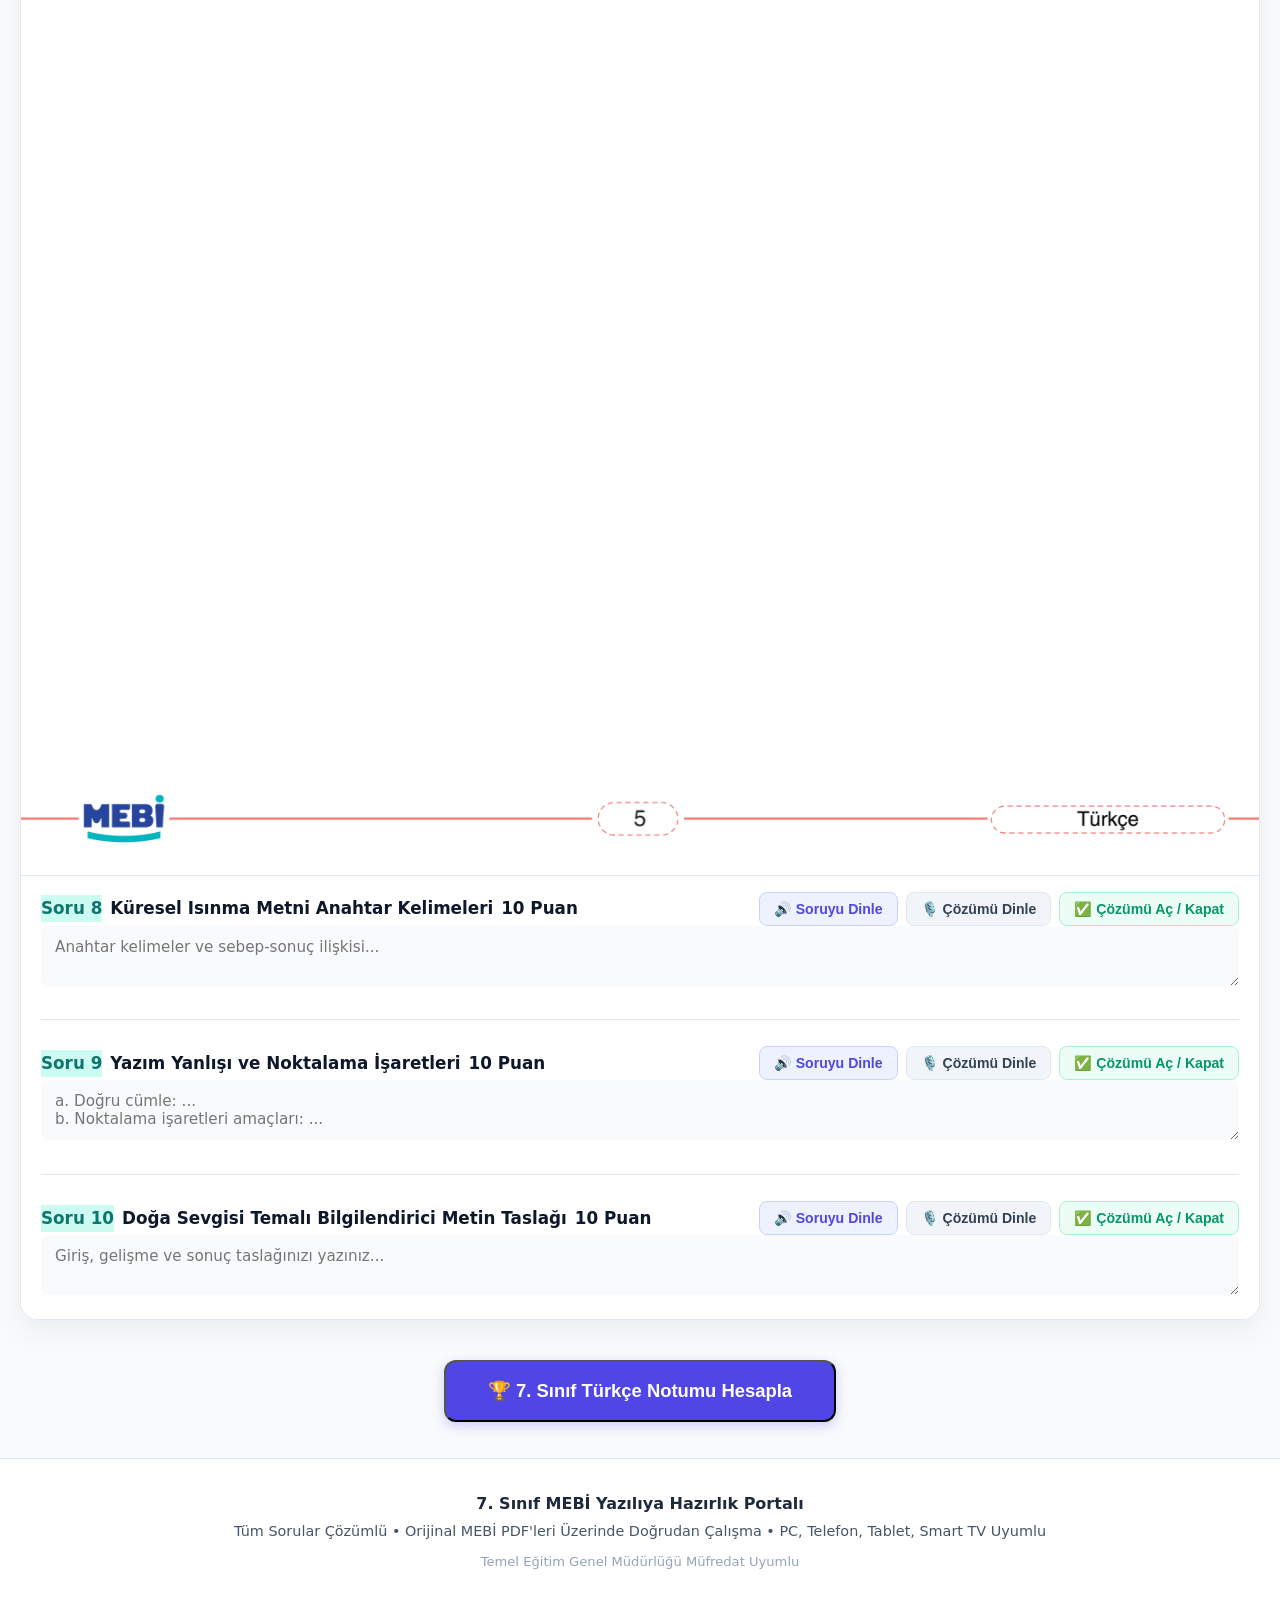
<file: 7-turkce.html>
<!DOCTYPE html>
<html lang="tr">
<head>
  <meta charset="UTF-8">
  <meta name="viewport" content="width=device-width, initial-scale=1.0">
  <title>7. Sınıf Türkçe 1. Dönem 1. Yazılı - MEBİ Soruları ve Çözümleri</title>
  <link rel="stylesheet" href="assets/css/style.css">
  <link rel="preconnect" href="https://fonts.googleapis.com">
  <link rel="preconnect" href="https://fonts.gstatic.com" crossorigin>
  <link href="https://fonts.googleapis.com/css2?family=Plus+Jakarta+Sans:wght@400;500;600;700;800&display=swap" rel="stylesheet">
</head>
<body class="theme-turkce">
  
    <header class="site-header">
      <div class="nav-bar">
        <a href="index.html" class="brand-link">
          <span class="brand-badge" style="background: linear-gradient(135deg, #0f766e, #0d9488);">7. SINIF MEBİ</span>
          <span>Yazılıya Hazırlık Portalı</span>
        </a>
        <nav class="nav-links">
          <a href="index.html" class="nav-link">🏠 Ana Sayfa</a>
<a href="7-turkce.html" class="nav-link active">📚 7. Türkçe</a>
<a href="7-matematik.html" class="nav-link">📐 7. Matematik</a>
<a href="7-fen-bilimleri.html" class="nav-link">🔬 7. Fen</a>
<a href="7-sosyal-bilgiler.html" class="nav-link">🌍 7. Sosyal</a>
<a href="7-din-kulturu.html" class="nav-link">🕌 7. Din</a>
<a href="7-ingilizce.html" class="nav-link">🇬🇧 7. İngilizce</a>
<a href="turkce.html" class="nav-link">📘 5. Sınıf Portalı</a>
<a href="qr_giris.html" class="nav-link">📱 Ağ / TV Giriş</a>

        </nav>
      </div>
    </header>
    

  <main class="container">
    <div class="lesson-header">
      <div class="lesson-info">
        <h1><span>📚</span> 7. Sınıf Türkçe 1. Dönem 1. Yazılı (MEBİ)</h1>
        <p>10 Sorunun Tamamı İnteraktif Çözümlü • Orijinal MEBİ PDF Sayfaları • PC ve Mobil Ses Motoru</p>
      </div>
      <div class="score-box">
        <div class="score-val" id="currentScoreVal">0</div>
        <div class="score-lbl">Mevcut Puan / 100</div>
      </div>
    </div>

    <!-- Audio Player Bar -->
    <div class="audio-bar">
      <div class="audio-bar-info">
        <div class="audio-icon-pulse">🔊</div>
        <div>
          <strong style="display:block; font-size:0.95rem;">Türkçe MEBİ Sesli Rehber</strong>
          <span id="audioStatusText" style="font-size:0.8rem; color:#94a3b8;">Hazır — Dinlemek için ses butonlarına tıklayın</span>
        </div>
      </div>
      <div class="audio-controls">
        <button class="btn-audio" onclick="portalApp.pauseSpeech()">⏸️ Duraklat / Devam Et</button>
        <button class="btn-audio" onclick="portalApp.stopSpeech()">⏹️ Durdur</button>
        <button class="btn-audio primary" onclick="portalApp.speakText('7. Sınıf Türkçe 1. Dönem 1. Yazılı MEBİ Konu Özeti. Metinde anlam, Hürkuş ve Forsa metinleri, sözcükte anlam tahmini, Şerife Bacı Milli Mücadele metni tamamlama, sebep sonuç ilişkisi, ikilemelerin yazımı ve noktalama işaretleri sınavın ana konularıdır.')">📢 Sınav Konu Özetini Dinle</button>
      </div>
    </div>

    <!-- Tabs -->
    <div class="tabs-nav">
      <button class="tab-btn active" data-tab="pdf-pane">📄 Orijinal MEBİ PDF'i Üzerinde Soruları Çöz</button>
      <button class="tab-btn" data-tab="answer-key-pane">🔑 Resmi Çözümler (Sayfa 6-9)</button>
    </div>

    <!-- TAB 1: WORKBENCH -->
    <div id="pdf-pane" class="tab-pane active">
      <div class="interactive-pdf-container">
        
        <!-- Sayfa 1 -->
        <div class="pdf-interactive-page">
          <div class="page-banner">
            <span>📄 MEBİ Soru Kitapçığı - Sayfa 1 (Soru 1, Soru 2, Soru 3)</span>
            <span style="font-size:0.85rem; opacity:0.85;">1. Dönem 1. Yazılı</span>
          </div>
          <div class="pdf-image-wrap">
            <img src="assets/pdf_pages/turkce_mebi/page_1.png" alt="Türkçe Sayfa 1" loading="eager">
          </div>
          <div class="pdf-question-controls">
            
    <div class="q-strip" id="q_strip_7_1">
      <div class="q-strip-header">
        <div class="q-strip-title">
          <span class="q-num-badge" style="background:#ccfbf1; color:#0f766e;">Soru 1</span>
          <strong>Hürkuş Metninden Kelime Tahmini</strong>
          <span class="q-pts-pill">10 Puan</span>
        </div>
        <div class="q-strip-actions">
          <button class="btn-q-action audio-play" onclick="portalApp.playAudio('turkce7_q1.mp3', 'q_strip_7_1', 'Soru 1. Hürkuş metninden hareketle; keşif, teçhizat ve manevra kelimelerinin anlamlarını tahmin ediniz.')">🔊 Soruyu Dinle</button>
          <button class="btn-q-action audio-sol" onclick="portalApp.playAudio('turkce7_sol1.mp3', 'q_strip_7_1', 'Soru 1 çözümü. Keşif: Gizli olan bir şey hakkında geniş bilgi edinme veya araştırma yaparak yeni bilgiler elde etme. Teçhizat: Silah dışındaki savaş gereçleri, araç gereçlerin tümü. Manevra: Bir araca istenilen hareketi yaptırmak veya yönünü değiştirmek.')">🎙️ Çözümü Dinle</button>
          <button class="btn-q-action solution-btn" onclick="portalApp.toggleSolution('sol_reveal_7_1')">✅ Çözümü Aç / Kapat</button>
        </div>
      </div>
      <textarea class="student-input-box" placeholder="a. keşif: ... 
b. teçhizat: ... 
c. manevra: ..."></textarea>
      <div id="sol_reveal_7_1" class="q-solution-reveal">
        <div class="sol-title">📌 MEBİ Resmi Öğretmen Çözümü & Model Yanıt:</div>
        <div class="sol-body">• <strong>a. Keşif:</strong> Gizli olan veya bilinmeyen bir yer, durum hakkında geniş bilgi edinme, inceleyip araştırma yapma.<br>• <strong>b. Teçhizat:</strong> Bir görev için gerekli olan araç gereçlerin, alet ve teknik donanımların tümü.<br>• <strong>c. Manevra:</strong> Bir araca istenilen hareketi yaptırmak, yönünü değiştirmek veya kontrol etmek.</div>
        <div class="self-grading">
          <span>Puanlama:</span>
          <button class="grade-btn full" onclick="portalApp.gradeQuestion('q7_1', 10, 10, this)">10 Puan (Tam Doğru)</button>
          <button class="grade-btn half" onclick="portalApp.gradeQuestion('q7_1', 10, 5, this)">5 Puan (Kısmi)</button>
          <button class="grade-btn zero" onclick="portalApp.gradeQuestion('q7_1', 10, 0, this)">0 Puan</button>
        </div>
      </div>
    </div>
    
            <hr style="border:none; border-top:1px solid #e2e8f0; margin:14px 0;">
            
    <div class="q-strip" id="q_strip_7_2">
      <div class="q-strip-header">
        <div class="q-strip-title">
          <span class="q-num-badge" style="background:#ccfbf1; color:#0f766e;">Soru 2</span>
          <strong>Arılar Metninin Konusu</strong>
          <span class="q-pts-pill">10 Puan</span>
        </div>
        <div class="q-strip-actions">
          <button class="btn-q-action audio-play" onclick="portalApp.playAudio('turkce7_q2.mp3', 'q_strip_7_2', 'Soru 2. Arıların doğadaki rolünü anlatan metnin konusunu yazınız.')">🔊 Soruyu Dinle</button>
          <button class="btn-q-action audio-sol" onclick="portalApp.playAudio('turkce7_sol2.mp3', 'q_strip_7_2', 'Soru 2 çözümü. Metnin konusu, arıların doğadaki önemi, bitkilerin tozlaşmasına katkısı ve doğadaki yaşam dengesindeki rolüdür.')">🎙️ Çözümü Dinle</button>
          <button class="btn-q-action solution-btn" onclick="portalApp.toggleSolution('sol_reveal_7_2')">✅ Çözümü Aç / Kapat</button>
        </div>
      </div>
      <textarea class="student-input-box" placeholder="Metnin konusunu yazınız..."></textarea>
      <div id="sol_reveal_7_2" class="q-solution-reveal">
        <div class="sol-title">📌 MEBİ Resmi Öğretmen Çözümü & Model Yanıt:</div>
        <div class="sol-body"><strong>Metnin Konusu:</strong><br>Arıların doğadaki önemi, bitkilerin tozlaşması ve çoğalmasındaki rolü ile yaşam dengesinin korunmasına katkısıdır.</div>
        <div class="self-grading">
          <span>Puanlama:</span>
          <button class="grade-btn full" onclick="portalApp.gradeQuestion('q7_2', 10, 10, this)">10 Puan (Tam Doğru)</button>
          <button class="grade-btn half" onclick="portalApp.gradeQuestion('q7_2', 10, 5, this)">5 Puan (Kısmi)</button>
          <button class="grade-btn zero" onclick="portalApp.gradeQuestion('q7_2', 10, 0, this)">0 Puan</button>
        </div>
      </div>
    </div>
    
            <hr style="border:none; border-top:1px solid #e2e8f0; margin:14px 0;">
            
    <div class="q-strip" id="q_strip_7_3">
      <div class="q-strip-header">
        <div class="q-strip-title">
          <span class="q-num-badge" style="background:#ccfbf1; color:#0f766e;">Soru 3</span>
          <strong>Demirci Hasan ve Kasaba Halkının Kararı</strong>
          <span class="q-pts-pill">10 Puan</span>
        </div>
        <div class="q-strip-actions">
          <button class="btn-q-action audio-play" onclick="portalApp.playAudio('turkce7_q3.mp3', 'q_strip_7_3', 'Soru 3. Demirci Hasan\'ın ocağını hararetli yakması ve köylülerin ellerinde kılıçlar bulunması kasaba halkının nasıl bir karar aldığını gösterir?')">🔊 Soruyu Dinle</button>
          <button class="btn-q-action audio-sol" onclick="portalApp.playAudio('turkce7_sol3.mp3', 'q_strip_7_3', 'Soru 3 çözümü. Ocağın hararetli yanması vatan savunması ateşini, tarım aletleri yerine kılıç tutulması halkın teslim olmayıp ellerindeki her imkanı silaha dönüştürerek vatanı savunma kararı aldığını gösterir.')">🎙️ Çözümü Dinle</button>
          <button class="btn-q-action solution-btn" onclick="portalApp.toggleSolution('sol_reveal_7_3')">✅ Çözümü Aç / Kapat</button>
        </div>
      </div>
      <textarea class="student-input-box" placeholder="Kasaba halkının aldığı kararı açıklayınız..."></textarea>
      <div id="sol_reveal_7_3" class="q-solution-reveal">
        <div class="sol-title">📌 MEBİ Resmi Öğretmen Çözümü & Model Yanıt:</div>
        <div class="sol-body"><strong>Kasaba Halkının Kararı:</strong><br>Ocağın hararetle yanması hazırlığın büyüklüğünü ve halkın içindeki vatan savunması ateşini simgeler. Tarım aletlerinin yerini kılıçların alması ise halkın teslim olmayıp <strong>vatanlarını canla başla savunma ve mücadele etme kararı</strong> aldığını gösterir.</div>
        <div class="self-grading">
          <span>Puanlama:</span>
          <button class="grade-btn full" onclick="portalApp.gradeQuestion('q7_3', 10, 10, this)">10 Puan (Tam Doğru)</button>
          <button class="grade-btn half" onclick="portalApp.gradeQuestion('q7_3', 10, 5, this)">5 Puan (Kısmi)</button>
          <button class="grade-btn zero" onclick="portalApp.gradeQuestion('q7_3', 10, 0, this)">0 Puan</button>
        </div>
      </div>
    </div>
    
          </div>
        </div>

        <!-- Sayfa 2 -->
        <div class="pdf-interactive-page">
          <div class="page-banner">
            <span>📄 MEBİ Soru Kitapçığı - Sayfa 2 (Soru 4, Soru 5)</span>
            <span style="font-size:0.85rem; opacity:0.85;">1. Dönem 1. Yazılı</span>
          </div>
          <div class="pdf-image-wrap">
            <img src="assets/pdf_pages/turkce_mebi/page_2.png" alt="Türkçe Sayfa 2" loading="lazy">
          </div>
          <div class="pdf-question-controls">
            
    <div class="q-strip" id="q_strip_7_4">
      <div class="q-strip-header">
        <div class="q-strip-title">
          <span class="q-num-badge" style="background:#ccfbf1; color:#0f766e;">Soru 4</span>
          <strong>Şerife Bacı Metnini Tamamlama</strong>
          <span class="q-pts-pill">10 Puan</span>
        </div>
        <div class="q-strip-actions">
          <button class="btn-q-action audio-play" onclick="portalApp.playAudio('turkce7_q4.mp3', 'q_strip_7_4', 'Soru 4. Metni Şerife Bacı\'nın kararlılığını yansıtacak şekilde fedakarlık, sarsılmaz irade, hürriyet ve vatan sağ olsun ifadeleriyle tamamlayınız.')">🔊 Soruyu Dinle</button>
          <button class="btn-q-action audio-sol" onclick="portalApp.playAudio('turkce7_sol4.mp3', 'q_strip_7_4', 'Soru 4 çözümü. Örnek tamamlama: Çünkü o biliyordu ki bu mermiler ulaşmazsa hürriyet ateşi sönecektir. Sarsılmaz iradesi ve fedakarlığıyla vatan sağ olsun diyerek bir dağ gibi dimdik yoluna devam etti.')">🎙️ Çözümü Dinle</button>
          <button class="btn-q-action solution-btn" onclick="portalApp.toggleSolution('sol_reveal_7_4')">✅ Çözümü Aç / Kapat</button>
        </div>
      </div>
      <textarea class="student-input-box" placeholder="Metni uygun ifadelerle tamamlayınız..."></textarea>
      <div id="sol_reveal_7_4" class="q-solution-reveal">
        <div class="sol-title">📌 MEBİ Resmi Öğretmen Çözümü & Model Yanıt:</div>
        <div class="sol-body"><strong>Örnek Tamamlama Metni:</strong><br><em>'...Çünkü o biliyordu ki bu mermiler ulaşmazsa <strong>hürriyet</strong> ateşi sönecek, vatanın istikbali karanlığa gömülecekti. Bebeğinden vazgeçmişti ama <strong>sarsılmaz iradesiyle</strong> vatanından vazgeçmiyordu. Onun bu sessiz <strong>fedakârlığı</strong> destana dönüştü. Tek bir düşüncesi vardı: “<strong>Vatan sağ olsun!</strong>” Bu inançla bir dağ gibi dimdik yoluna devam etti.'</em></div>
        <div class="self-grading">
          <span>Puanlama:</span>
          <button class="grade-btn full" onclick="portalApp.gradeQuestion('q7_4', 10, 10, this)">10 Puan (Tam Doğru)</button>
          <button class="grade-btn half" onclick="portalApp.gradeQuestion('q7_4', 10, 5, this)">5 Puan (Kısmi)</button>
          <button class="grade-btn zero" onclick="portalApp.gradeQuestion('q7_4', 10, 0, this)">0 Puan</button>
        </div>
      </div>
    </div>
    
            <hr style="border:none; border-top:1px solid #e2e8f0; margin:14px 0;">
            
    <div class="q-strip" id="q_strip_7_5">
      <div class="q-strip-header">
        <div class="q-strip-title">
          <span class="q-num-badge" style="background:#ccfbf1; color:#0f766e;">Soru 5</span>
          <strong>Ece'nin Tutumu ve Mehmet'in Değişimi</strong>
          <span class="q-pts-pill">10 Puan</span>
        </div>
        <div class="q-strip-actions">
          <button class="btn-q-action audio-play" onclick="portalApp.playAudio('turkce7_q5.mp3', 'q_strip_7_5', 'Soru 5. Mehmet\'in öz güven kazanmasında Ece\'nin sergilediği tutumun rolü nedir? İki ipucuyla açıklayınız.')">🔊 Soruyu Dinle</button>
          <button class="btn-q-action audio-sol" onclick="portalApp.playAudio('turkce7_sol5.mp3', 'q_strip_7_5', 'Soru 5 çözümü. Ece ona acıyarak yardım etmek yerine görevi paylaşmış, takıldığında araya girmeyip sabırla beklemiş ve kitabı aralarına bırakarak eşitlik hissettirmiştir.')">🎙️ Çözümü Dinle</button>
          <button class="btn-q-action solution-btn" onclick="portalApp.toggleSolution('sol_reveal_7_5')">✅ Çözümü Aç / Kapat</button>
        </div>
      </div>
      <textarea class="student-input-box" placeholder="Metinden iki ipucuyla Mehmet'in değişimini açıklayınız..."></textarea>
      <div id="sol_reveal_7_5" class="q-solution-reveal">
        <div class="sol-title">📌 MEBİ Resmi Öğretmen Çözümü & Model Yanıt:</div>
        <div class="sol-body"><strong>Ece'nin Tutumu ve İpuçları:</strong><br>Ece ona acımak yerine <em>'Bunu birlikte okuyabiliriz'</em> diyerek görevi eşit paylaştırmış, Mehmet duraksadığında sözünü kesmeyip sabırla beklemiş ve kitabı aralarına bırakarak güven vermiştir. Bu baskısız empati sayesinde Mehmet gruba ait hissetmiş ve inisiyatif alarak kendi kitabını seçmiştir.</div>
        <div class="self-grading">
          <span>Puanlama:</span>
          <button class="grade-btn full" onclick="portalApp.gradeQuestion('q7_5', 10, 10, this)">10 Puan (Tam Doğru)</button>
          <button class="grade-btn half" onclick="portalApp.gradeQuestion('q7_5', 10, 5, this)">5 Puan (Kısmi)</button>
          <button class="grade-btn zero" onclick="portalApp.gradeQuestion('q7_5', 10, 0, this)">0 Puan</button>
        </div>
      </div>
    </div>
    
          </div>
        </div>

        <!-- Sayfa 3 -->
        <div class="pdf-interactive-page">
          <div class="page-banner">
            <span>📄 MEBİ Soru Kitapçığı - Sayfa 3 (Soru 6, Soru 7)</span>
            <span style="font-size:0.85rem; opacity:0.85;">1. Dönem 1. Yazılı</span>
          </div>
          <div class="pdf-image-wrap">
            <img src="assets/pdf_pages/turkce_mebi/page_3.png" alt="Türkçe Sayfa 3" loading="lazy">
          </div>
          <div class="pdf-question-controls">
            
    <div class="q-strip" id="q_strip_7_6">
      <div class="q-strip-header">
        <div class="q-strip-title">
          <span class="q-num-badge" style="background:#ccfbf1; color:#0f766e;">Soru 6</span>
          <strong>Forsa Hikayesinden Kelime Tahmini</strong>
          <span class="q-pts-pill">10 Puan</span>
        </div>
        <div class="q-strip-actions">
          <button class="btn-q-action audio-play" onclick="portalApp.playAudio('turkce7_q6.mp3', 'q_strip_7_6', 'Soru 6. Forsa hikayesinden alınan bitap, iştiyak ve teselli kelimelerinin anlamlarını gerekçeleriyle yazınız.')">🔊 Soruyu Dinle</button>
          <button class="btn-q-action audio-sol" onclick="portalApp.playAudio('turkce7_sol6.mp3', 'q_strip_7_6', 'Soru 6 çözümü. a bitap: Yorgun, güçsüz. Gerekçe: kolları eski kuvvetini kaybetmiş, kemik torbasına dönmüştü. b iştiyak: Özlem, şiddetli arzu. Gerekçe: yanıp tutuşurdu, hasretle atarken. c teselli: Avuntu, moral. Gerekçe: acısını bir an olsun unuttururdu.')">🎙️ Çözümü Dinle</button>
          <button class="btn-q-action solution-btn" onclick="portalApp.toggleSolution('sol_reveal_7_6')">✅ Çözümü Aç / Kapat</button>
        </div>
      </div>
      <textarea class="student-input-box" placeholder="a. bitap: ... 
b. iştiyak: ... 
c. teselli: ..."></textarea>
      <div id="sol_reveal_7_6" class="q-solution-reveal">
        <div class="sol-title">📌 MEBİ Resmi Öğretmen Çözümü & Model Yanıt:</div>
        <div class="sol-body">• <strong>a. Bitap:</strong> Yorgun, dermansız, bitkin. <em>Gerekçe:</em> 'Kolları eski kuvvetini kaybetmiş, heybetli vücudu erimiş, kemik torbasına dönmüştü.'<br>• <strong>b. İştiyak:</strong> Şiddetli arzu, hasret, özlem. <em>Gerekçe:</em> 'Türk yelkenlisi görmenin iştiyakıyla yanıp tutuşurdu, kalbi hasretle atarken.'<br>• <strong>c. Teselli:</strong> Avuntu, acıyı hafifletme. <em>Gerekçe:</em> 'Dalga sesleri ona ufak bir teselli verir, acısını bir an olsun unuttururdu.'</div>
        <div class="self-grading">
          <span>Puanlama:</span>
          <button class="grade-btn full" onclick="portalApp.gradeQuestion('q7_6', 10, 10, this)">10 Puan (Tam Doğru)</button>
          <button class="grade-btn half" onclick="portalApp.gradeQuestion('q7_6', 10, 5, this)">5 Puan (Kısmi)</button>
          <button class="grade-btn zero" onclick="portalApp.gradeQuestion('q7_6', 10, 0, this)">0 Puan</button>
        </div>
      </div>
    </div>
    
            <hr style="border:none; border-top:1px solid #e2e8f0; margin:14px 0;">
            
    <div class="q-strip" id="q_strip_7_7">
      <div class="q-strip-header">
        <div class="q-strip-title">
          <span class="q-num-badge" style="background:#ccfbf1; color:#0f766e;">Soru 7</span>
          <strong>Metin Yapısı ve Yazarın Vurgusu</strong>
          <span class="q-pts-pill">10 Puan</span>
        </div>
        <div class="q-strip-actions">
          <button class="btn-q-action audio-play" onclick="portalApp.playAudio('turkce7_q7.mp3', 'q_strip_7_7', 'Soru 7. Vatan toprağına sadakat metninde kullanılan metin yapısını ve yazarın vurgulamak istediği ana bilgiyi yazınız.')">🔊 Soruyu Dinle</button>
          <button class="btn-q-action audio-sol" onclick="portalApp.playAudio('turkce7_sol7.mp3', 'q_strip_7_7', 'Soru 7 çözümü. Metin yapısı karşılaştırma ve zıtlıktır. Yazar milli birlik ve dayanışma olmadan sadece askeri gücün yeterli olmadığını, kenetlenen milletlerin bağımsızlığını koruduğunu vurgulamıştır.')">🎙️ Çözümü Dinle</button>
          <button class="btn-q-action solution-btn" onclick="portalApp.toggleSolution('sol_reveal_7_7')">✅ Çözümü Aç / Kapat</button>
        </div>
      </div>
      <textarea class="student-input-box" placeholder="Metin yapısı: ... 
Vurgulanan bilgi: ..."></textarea>
      <div id="sol_reveal_7_7" class="q-solution-reveal">
        <div class="sol-title">📌 MEBİ Resmi Öğretmen Çözümü & Model Yanıt:</div>
        <div class="sol-body">• <strong>Metin Yapısı:</strong> <strong>Karşılaştırma / Zıtlık</strong> (Dayanışmayı kaybedip yok olan medeniyetler ile kenetlenip bağımsız kalan milletler karşılaştırılmıştır).<br>• <strong>Vurgulanan Temel Bilgi:</strong> Vatanın korunması ve bekası sadece askeri güç ve sınırlarla değil, bireylerin milli bir bilinçle birbirine kenetlenmesi ve dayanışmasıyla mümkündür.</div>
        <div class="self-grading">
          <span>Puanlama:</span>
          <button class="grade-btn full" onclick="portalApp.gradeQuestion('q7_7', 10, 10, this)">10 Puan (Tam Doğru)</button>
          <button class="grade-btn half" onclick="portalApp.gradeQuestion('q7_7', 10, 5, this)">5 Puan (Kısmi)</button>
          <button class="grade-btn zero" onclick="portalApp.gradeQuestion('q7_7', 10, 0, this)">0 Puan</button>
        </div>
      </div>
    </div>
    
          </div>
        </div>

        <!-- Sayfa 4 & 5 -->
        <div class="pdf-interactive-page">
          <div class="page-banner">
            <span>📄 MEBİ Soru Kitapçığı - Sayfa 4 & 5 (Soru 8, Soru 9, Soru 10)</span>
            <span style="font-size:0.85rem; opacity:0.85;">1. Dönem 1. Yazılı</span>
          </div>
          <div class="pdf-image-wrap">
            <img src="assets/pdf_pages/turkce_mebi/page_4.png" alt="Türkçe Sayfa 4" loading="lazy">
          </div>
          <div class="pdf-image-wrap" style="border-top:2px solid #e2e8f0;">
            <img src="assets/pdf_pages/turkce_mebi/page_5.png" alt="Türkçe Sayfa 5" loading="lazy">
          </div>
          <div class="pdf-question-controls">
            
    <div class="q-strip" id="q_strip_7_8">
      <div class="q-strip-header">
        <div class="q-strip-title">
          <span class="q-num-badge" style="background:#ccfbf1; color:#0f766e;">Soru 8</span>
          <strong>Küresel Isınma Metni Anahtar Kelimeleri</strong>
          <span class="q-pts-pill">10 Puan</span>
        </div>
        <div class="q-strip-actions">
          <button class="btn-q-action audio-play" onclick="portalApp.playAudio('turkce7_q8.mp3', 'q_strip_7_8', 'Soru 8. Küresel ısınma metninin içeriğini yansıtan üç anahtar kelime belirleyip sebep-sonuç ilişkisini açıklayınız.')">🔊 Soruyu Dinle</button>
          <button class="btn-q-action audio-sol" onclick="portalApp.playAudio('turkce7_sol8.mp3', 'q_strip_7_8', 'Soru 8 çözümü. Anahtar kelimeler: Küresel ısınma, buzul erimesi, deniz seviyesi. Sebep sonuç: Küresel ısınma buzulların erimesine, buzulların erimesi deniz seviyelerinin yükselmesine yol açar.')">🎙️ Çözümü Dinle</button>
          <button class="btn-q-action solution-btn" onclick="portalApp.toggleSolution('sol_reveal_7_8')">✅ Çözümü Aç / Kapat</button>
        </div>
      </div>
      <textarea class="student-input-box" placeholder="Anahtar kelimeler ve sebep-sonuç ilişkisi..."></textarea>
      <div id="sol_reveal_7_8" class="q-solution-reveal">
        <div class="sol-title">📌 MEBİ Resmi Öğretmen Çözümü & Model Yanıt:</div>
        <div class="sol-body">• <strong>Üç Anahtar Kelime:</strong> <strong>Küresel Isınma, Buzul Erimesi, Deniz Seviyesi</strong> (veya <em>Sera Gazları, Ekosistem</em>).<br>• <strong>Sebep-Sonuç İlişkisi:</strong> Atmosferdeki sera gazları küresel ısınmaya (sebep), küresel ısınma kutuplardaki buzulların erimesine (sonuç), eriyen buzullar ise deniz seviyesinin yükselerek kıyı ekosistemlerinin zarar görmesine yol açar.</div>
        <div class="self-grading">
          <span>Puanlama:</span>
          <button class="grade-btn full" onclick="portalApp.gradeQuestion('q7_8', 10, 10, this)">10 Puan (Tam Doğru)</button>
          <button class="grade-btn half" onclick="portalApp.gradeQuestion('q7_8', 10, 5, this)">5 Puan (Kısmi)</button>
          <button class="grade-btn zero" onclick="portalApp.gradeQuestion('q7_8', 10, 0, this)">0 Puan</button>
        </div>
      </div>
    </div>
    
            <hr style="border:none; border-top:1px solid #e2e8f0; margin:14px 0;">
            
    <div class="q-strip" id="q_strip_7_9">
      <div class="q-strip-header">
        <div class="q-strip-title">
          <span class="q-num-badge" style="background:#ccfbf1; color:#0f766e;">Soru 9</span>
          <strong>Yazım Yanlışı ve Noktalama İşaretleri</strong>
          <span class="q-pts-pill">10 Puan</span>
        </div>
        <div class="q-strip-actions">
          <button class="btn-q-action audio-play" onclick="portalApp.playAudio('turkce7_q9.mp3', 'q_strip_7_9', 'Soru 9. İkilemelerin doğru yazımı ve noktalı virgül ile üç noktanın kullanım amaçları.')">🔊 Soruyu Dinle</button>
          <button class="btn-q-action audio-sol" onclick="portalApp.playAudio('turkce7_sol9.mp3', 'q_strip_7_9', 'Soru 9 çözümü. a şıkkı: Doğru cümle apar topar toplayıp hızlı hızlı sınıftan çıktı. İkilemeler ayrı yazılır, araya kısa çizgi konmaz. b şıkkı: 1 noktalı virgül özneyi ayırmak için, 2 üç nokta eksiltili cümle için, 3 noktalı virgül sıralı cümleleri ayırmak için.')">🎙️ Çözümü Dinle</button>
          <button class="btn-q-action solution-btn" onclick="portalApp.toggleSolution('sol_reveal_7_9')">✅ Çözümü Aç / Kapat</button>
        </div>
      </div>
      <textarea class="student-input-box" placeholder="a. Doğru cümle: ... 
b. Noktalama işaretleri amaçları: ..."></textarea>
      <div id="sol_reveal_7_9" class="q-solution-reveal">
        <div class="sol-title">📌 MEBİ Resmi Öğretmen Çözümü & Model Yanıt:</div>
        <div class="sol-body"><strong>a. Doğru Cümle:</strong><br><em>“Sınav kâğıtlarını <strong>apar topar</strong> toplayıp <strong>hızlı hızlı</strong> sınıftan çıktı ancak dışarıda yağmur yağıyordu.”</em> (İkilemeler daima ayrı yazılır, aralarına kısa çizgi konmaz).<br><br><strong>b. Noktalama İşaretleri ve Amaçları:</strong><br>1. <strong>Noktalı Virgül (;)</strong> → İkiden fazla eş değer ögeler arasında virgül bulunan cümlede özneyi diğer ögelerden ayırmak için.<br>2. <strong>Üç Nokta (...)</strong> → Anlatımı tamamlanmamış (eksiltili) cümlenin sonuna konur.<br>3. <strong>Noktalı Virgül (;)</strong> → Ögeleri arasında virgül bulunan sıralı cümleleri birbirinden ayırmak için.</div>
        <div class="self-grading">
          <span>Puanlama:</span>
          <button class="grade-btn full" onclick="portalApp.gradeQuestion('q7_9', 10, 10, this)">10 Puan (Tam Doğru)</button>
          <button class="grade-btn half" onclick="portalApp.gradeQuestion('q7_9', 10, 5, this)">5 Puan (Kısmi)</button>
          <button class="grade-btn zero" onclick="portalApp.gradeQuestion('q7_9', 10, 0, this)">0 Puan</button>
        </div>
      </div>
    </div>
    
            <hr style="border:none; border-top:1px solid #e2e8f0; margin:14px 0;">
            
    <div class="q-strip" id="q_strip_7_10">
      <div class="q-strip-header">
        <div class="q-strip-title">
          <span class="q-num-badge" style="background:#ccfbf1; color:#0f766e;">Soru 10</span>
          <strong>Doğa Sevgisi Temalı Bilgilendirici Metin Taslağı</strong>
          <span class="q-pts-pill">10 Puan</span>
        </div>
        <div class="q-strip-actions">
          <button class="btn-q-action audio-play" onclick="portalApp.playAudio('turkce7_q10.mp3', 'q_strip_7_10', 'Soru 10. Doğa sevgisi temalı bilgilendirici metin için giriş gelişme sonuç taslağı hazırlayınız ve metin yazınız.')">🔊 Soruyu Dinle</button>
          <button class="btn-q-action audio-sol" onclick="portalApp.playAudio('turkce7_sol10.mp3', 'q_strip_7_10', 'Soru 10 çözümü. Giriş: Doğanın tanımı ve insan için önemi. Gelişme: Doğayı koruma sorumlulukları, çevre kirliliği ve ağaçlandırma. Sonuç: Doğayı korumanın kendi geleceğimizi korumak olduğu vurgulanır.')">🎙️ Çözümü Dinle</button>
          <button class="btn-q-action solution-btn" onclick="portalApp.toggleSolution('sol_reveal_7_10')">✅ Çözümü Aç / Kapat</button>
        </div>
      </div>
      <textarea class="student-input-box" placeholder="Giriş, gelişme ve sonuç taslağınızı yazınız..."></textarea>
      <div id="sol_reveal_7_10" class="q-solution-reveal">
        <div class="sol-title">📌 MEBİ Resmi Öğretmen Çözümü & Model Yanıt:</div>
        <div class="sol-body"><strong>Metin Taslağı:</strong><br>• <strong>Giriş:</strong> Doğanın insanın varlığını borçlu olduğu en büyük yuva olduğu ve yaşamsal önemi açıklanır.<br>• <strong>Gelişme:</strong> Çevre kirliliği, orman tahribatı gibi tehlikeler ve bireysel sorumluluklar (geri dönüşüm, su tasarrufu, fidan dikimi) örneklenir.<br>• <strong>Sonuç:</strong> Doğayı korumanın aslında insanın kendi geleceğini korumak olduğu vurgulanarak farkındalık oluşturulur.<br><br><strong>Örnek Başlık:</strong> <em>DOĞA: BİZİM ORTAK EVİMİZ</em></div>
        <div class="self-grading">
          <span>Puanlama:</span>
          <button class="grade-btn full" onclick="portalApp.gradeQuestion('q7_10', 10, 10, this)">10 Puan (Tam Doğru)</button>
          <button class="grade-btn half" onclick="portalApp.gradeQuestion('q7_10', 10, 5, this)">5 Puan (Kısmi)</button>
          <button class="grade-btn zero" onclick="portalApp.gradeQuestion('q7_10', 10, 0, this)">0 Puan</button>
        </div>
      </div>
    </div>
    
          </div>
        </div>

      </div>

      <div style="text-align: center; margin: 36px 0;">
        <button class="btn-start" style="padding: 18px 42px; font-size: 1.15rem; cursor: pointer;" onclick="portalApp.finishExam()">
          🏆 7. Sınıf Türkçe Notumu Hesapla
        </button>
      </div>
    </div>

    <!-- TAB 2: OFFICIAL SOLUTIONS -->
    <div id="answer-key-pane" class="tab-pane">
      <div class="pdf-interactive-page">
        <div class="page-banner" style="background:#047857;">
          <span>📄 MEBİ Resmi Öğretmen Çözüm Anahtarı (Sayfa 6, 7, 8, 9)</span>
          <span style="font-size:0.85rem; opacity:0.85;">Temel Eğitim Genel Müdürlüğü</span>
        </div>
        <div class="pdf-image-wrap"><img src="assets/pdf_pages/turkce_mebi/page_6.png" alt="Çözüm 6" loading="lazy"></div>
        <div class="pdf-image-wrap" style="border-top:2px solid #e2e8f0;"><img src="assets/pdf_pages/turkce_mebi/page_7.png" alt="Çözüm 7" loading="lazy"></div>
        <div class="pdf-image-wrap" style="border-top:2px solid #e2e8f0;"><img src="assets/pdf_pages/turkce_mebi/page_8.png" alt="Çözüm 8" loading="lazy"></div>
        <div class="pdf-image-wrap" style="border-top:2px solid #e2e8f0;"><img src="assets/pdf_pages/turkce_mebi/page_9.png" alt="Çözüm 9" loading="lazy"></div>
      </div>
    </div>

  </main>

  
    <div id="scoreModal" class="modal-overlay">
      <div class="modal-content">
        <h2>🎉 Sınav Tamamlandı!</h2>
        <div class="modal-score" id="finalScoreVal">100</div>
        <p style="font-weight: 700; color: #64748b; margin-bottom: 12px;">Toplam Başarı Puanı / 100</p>
        <p id="scoreFeedback" style="font-size: 1.05rem; line-height: 1.5; color: #334155;">Harika bir çalışma gerçekleştirdin!</p>
        <button class="btn-modal" onclick="portalApp.closeModal()">Kapat ve İncelemeye Devam Et</button>
      </div>
    </div>
    
  
    <footer class="site-footer">
      <div class="container">
        <p style="font-weight: 700; color: #1e293b; font-size: 1rem;">7. Sınıf MEBİ Yazılıya Hazırlık Portalı</p>
        <p style="margin-top: 4px;">Tüm Sorular Çözümlü • Orijinal MEBİ PDF'leri Üzerinde Doğrudan Çalışma • PC, Telefon, Tablet, Smart TV Uyumlu</p>
        <p style="margin-top: 8px; font-size: 0.82rem; color: #94a3b8;">Temel Eğitim Genel Müdürlüğü Müfredat Uyumlu</p>
      </div>
    </footer>
    

  <script src="assets/js/app.js"></script>
  <script>
    initLesson('turkce_7', 'tr-TR');
  </script>
</body>
</html>
</file>
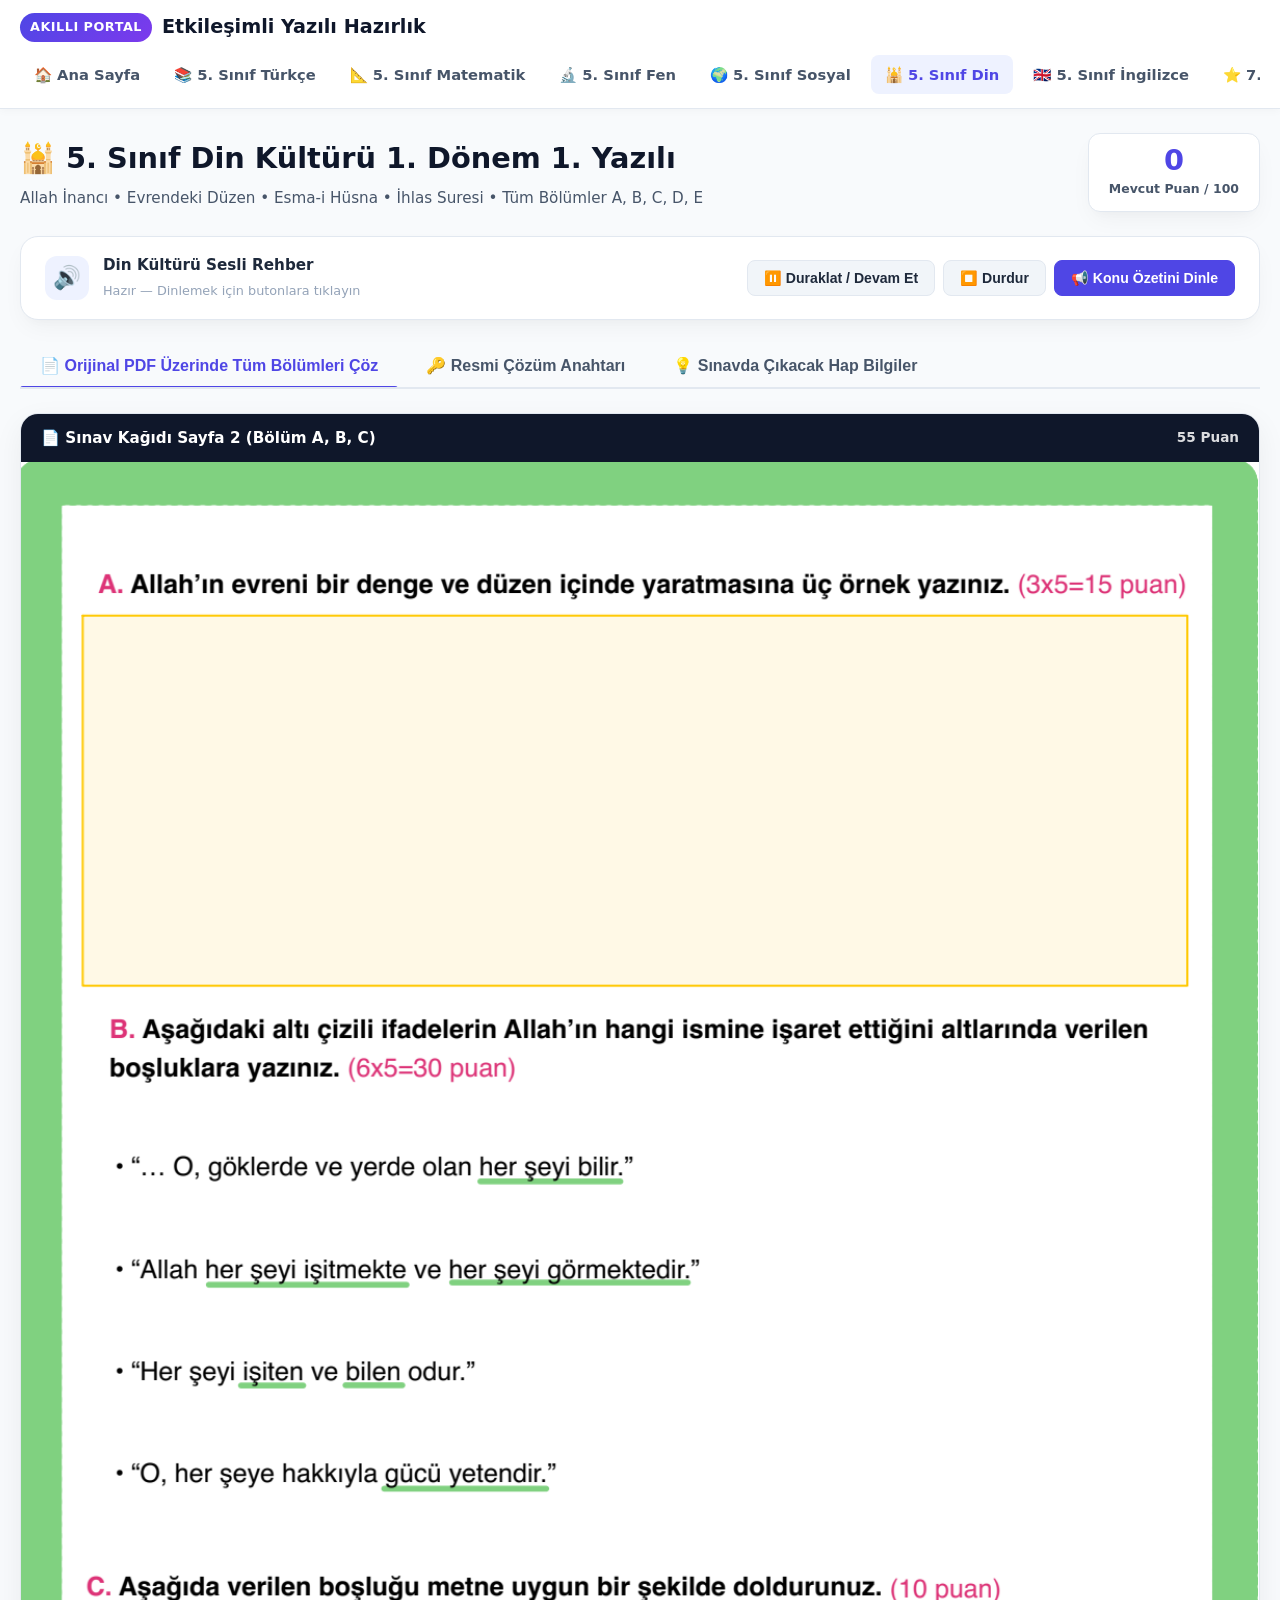
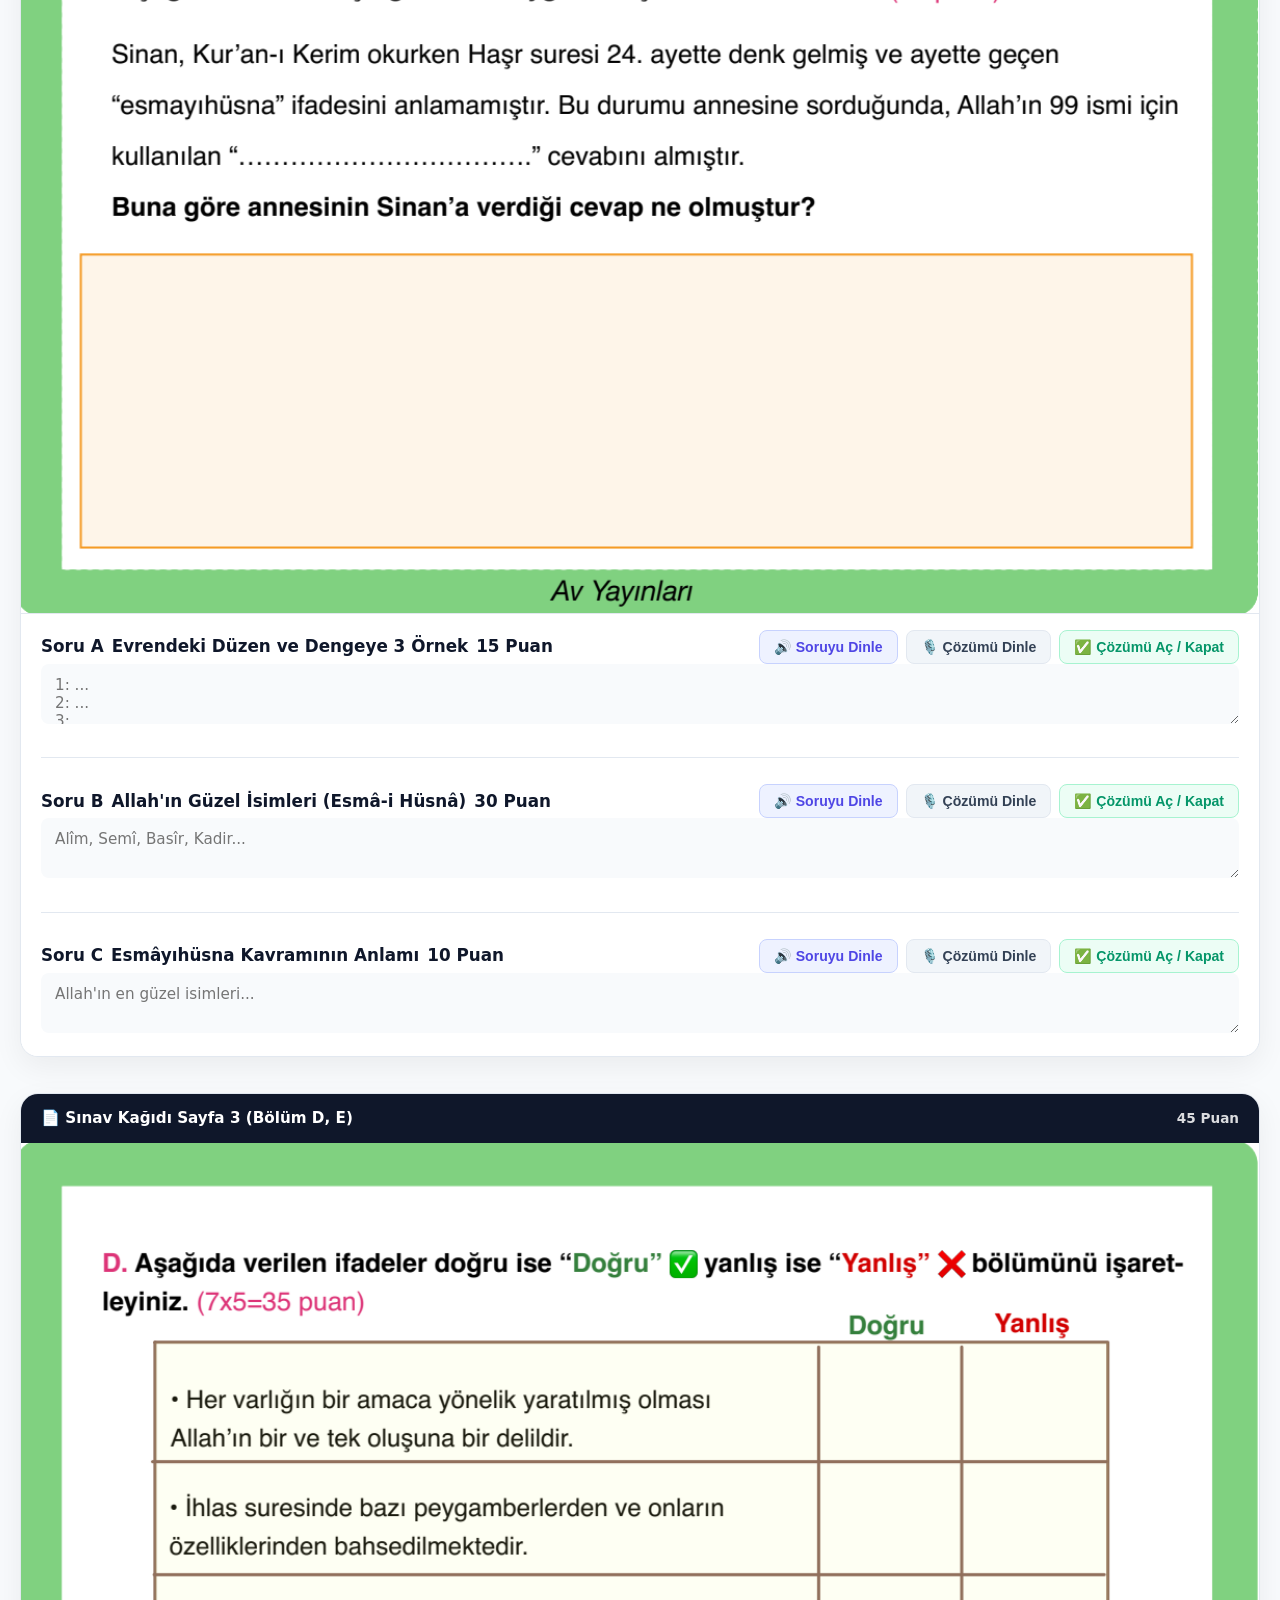
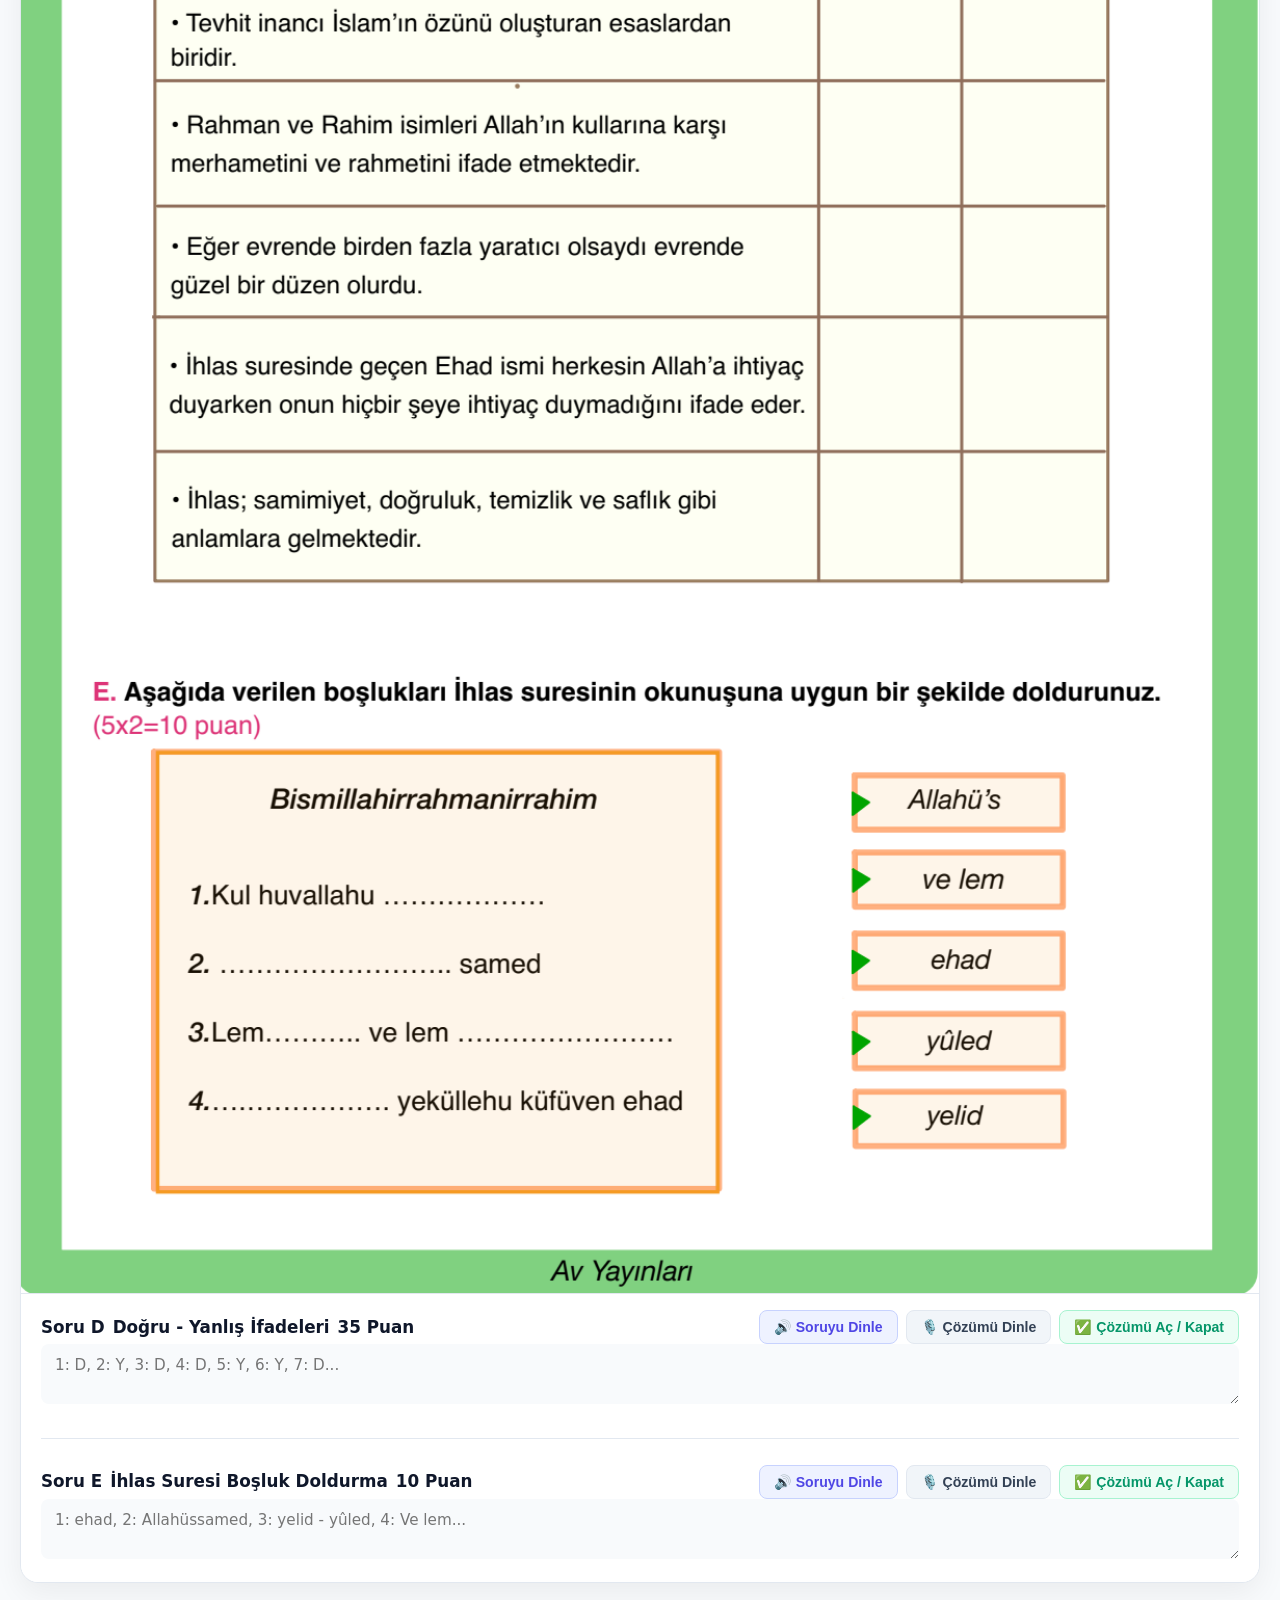
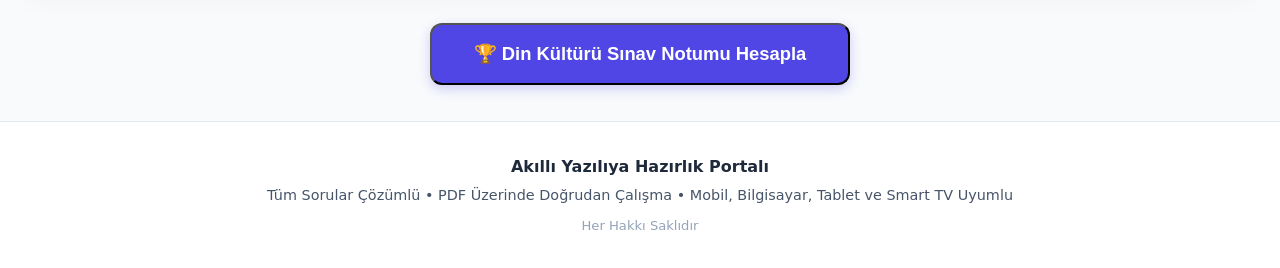
<file: din-kulturu.html>
<!DOCTYPE html>
<html lang="tr">
<head>
  <meta charset="UTF-8">
  <meta name="viewport" content="width=device-width, initial-scale=1.0">
  <title>5. Sınıf Din Kültürü 1. Dönem 1. Yazılı - Tüm Sorular Çözümlü</title>
  <link rel="stylesheet" href="assets/css/style.css">
  <link rel="preconnect" href="https://fonts.googleapis.com">
  <link rel="preconnect" href="https://fonts.gstatic.com" crossorigin>
  <link href="https://fonts.googleapis.com/css2?family=Plus+Jakarta+Sans:wght@400;500;600;700;800&display=swap" rel="stylesheet">
</head>
<body class="theme-din">
  
    <header class="site-header">
      <div class="nav-bar">
        <a href="index.html" class="brand-link">
          <span class="brand-badge">AKILLI PORTAL</span>
          <span>Etkileşimli Yazılı Hazırlık</span>
        </a>
        <nav class="nav-links">
          <a href="index.html" class="nav-link">🏠 Ana Sayfa</a>
<a href="turkce.html" class="nav-link">📚 5. Sınıf Türkçe</a>
<a href="matematik.html" class="nav-link">📐 5. Sınıf Matematik</a>
<a href="fen-bilimleri.html" class="nav-link">🔬 5. Sınıf Fen</a>
<a href="sosyal-bilgiler.html" class="nav-link">🌍 5. Sınıf Sosyal</a>
<a href="din-kulturu.html" class="nav-link active">🕌 5. Sınıf Din</a>
<a href="ingilizce.html" class="nav-link">🇬🇧 5. Sınıf İngilizce</a>
<a href="mebi-sorulari.html" class="nav-link">⭐ 7. Sınıf MEBİ Yazılıları</a>
<a href="qr_giris.html" class="nav-link">📱 Ağ / TV Giriş</a>

        </nav>
      </div>
    </header>
    

  <main class="container">
    <div class="lesson-header">
      <div class="lesson-info">
        <h1><span>🕌</span> 5. Sınıf Din Kültürü 1. Dönem 1. Yazılı</h1>
        <p>Allah İnancı • Evrendeki Düzen • Esma-i Hüsna • İhlas Suresi • Tüm Bölümler A, B, C, D, E</p>
      </div>
      <div class="score-box">
        <div class="score-val" id="currentScoreVal">0</div>
        <div class="score-lbl">Mevcut Puan / 100</div>
      </div>
    </div>

    <!-- Audio Bar -->
    <div class="audio-bar">
      <div class="audio-bar-info">
        <div class="audio-icon-pulse">🔊</div>
        <div>
          <strong style="display:block; font-size:0.95rem;">Din Kültürü Sesli Rehber</strong>
          <span id="audioStatusText" style="font-size:0.8rem; color:#94a3b8;">Hazır — Dinlemek için butonlara tıklayın</span>
        </div>
      </div>
      <div class="audio-controls">
        <button class="btn-audio" onclick="portalApp.pauseSpeech()">⏸️ Duraklat / Devam Et</button>
        <button class="btn-audio" onclick="portalApp.stopSpeech()">⏹️ Durdur</button>
        <button class="btn-audio primary" onclick="portalApp.playAudio('din_summary.mp3', null, '5. Sınıf Din Kültürü 1. Dönem 1. Yazılı Konu Özeti. Evrendeki mükemmel ahenk, Allahın varlığı ve birliği yani tevhit, Semî, Basîr, Alîm ve Kadir isimleri ile İhlas suresinin anlamı ve okunuşu sınav konularımızdır.')">📢 Konu Özetini Dinle</button>
      </div>
    </div>

    <!-- Tabs -->
    <div class="tabs-nav">
      <button class="tab-btn active" data-tab="pdf-pane">📄 Orijinal PDF Üzerinde Tüm Bölümleri Çöz</button>
      <button class="tab-btn" data-tab="answer-key-pane">🔑 Resmi Çözüm Anahtarı</button>
      <button class="tab-btn" data-tab="summary-pane">💡 Sınavda Çıkacak Hap Bilgiler</button>
    </div>

    <!-- TAB 1: WORKBENCH -->
    <div id="pdf-pane" class="tab-pane active">
      <div class="interactive-pdf-container">
        
        <!-- Sayfa 2 (A, B, C) -->
        <div class="pdf-interactive-page">
          <div class="page-banner">
            <span>📄 Sınav Kağıdı Sayfa 2 (Bölüm A, B, C)</span>
            <span style="font-size:0.85rem; opacity:0.85;">55 Puan</span>
          </div>
          <div class="pdf-image-wrap">
            <img src="assets/pdf_pages/din/page_2.png" alt="Din Sayfa 2" loading="eager">
          </div>
          <div class="pdf-question-controls">
            
    <div class="q-strip" id="q_strip_A">
      <div class="q-strip-header">
        <div class="q-strip-title">
          <span class="q-num-badge">Soru A</span>
          <strong>Evrendeki Düzen ve Dengeye 3 Örnek</strong>
          <span class="q-pts-pill">15 Puan</span>
        </div>
        <div class="q-strip-actions">
          <button class="btn-q-action audio-play" onclick="portalApp.playAudio('din_q1.mp3', 'q_strip_A', 'Bölüm A. Allah\'ın evreni bir denge ve düzen içinde yaratmasına üç örnek yazınız.')">🔊 Soruyu Dinle</button>
          <button class="btn-q-action audio-sol" onclick="portalApp.playAudio('din_sol1.mp3', 'q_strip_A', 'Bölüm A\'nın çözümü. 1: Gece ve gündüzün düzenli birbirini izlemesi. 2: Mevsimlerin değişmesi. 3: Yağmurla bitkilerin büyümesi.')">🎙️ Çözümü Dinle</button>
          <button class="btn-q-action solution-btn" onclick="portalApp.toggleSolution('sol_reveal_A')">✅ Çözümü Aç / Kapat</button>
        </div>
      </div>
      <textarea class="student-input-box" placeholder="1: ...
2: ...
3: ..."></textarea>
      <div id="sol_reveal_A" class="q-solution-reveal">
        <div class="sol-title">📌 Öğretmen Çözümü & Model Cevap:</div>
        <div class="sol-body">1. <strong>Gece ve gündüzün düzenli olarak birbirini izlemesi.</strong><br>2. <strong>Mevsimlerin belli bir ahenk ve düzen içinde değişmesi.</strong><br>3. <strong>Yağmurla birlikte bitkilerin büyüyüp besin üretmesi.</strong><br><em>(Gezegenlerin yörüngeleri veya canlıların solunum dengesi de kabul edilir.)</em></div>
        <div class="self-grading">
          <span>Bu sorudan aldığın puan:</span>
          <button class="grade-btn full" onclick="portalApp.gradeQuestion('q_A', 15, 15, this)">15 Puan (Tam Doğru)</button>
          <button class="grade-btn half" onclick="portalApp.gradeQuestion('q_A', 15, 7, this)">7 Puan (Kısmi)</button>
          <button class="grade-btn zero" onclick="portalApp.gradeQuestion('q_A', 15, 0, this)">0 Puan</button>
        </div>
      </div>
    </div>
    
            <hr style="border:none; border-top:1px solid #e2e8f0; margin:14px 0;">
            
    <div class="q-strip" id="q_strip_B">
      <div class="q-strip-header">
        <div class="q-strip-title">
          <span class="q-num-badge">Soru B</span>
          <strong>Allah'ın Güzel İsimleri (Esmâ-i Hüsnâ)</strong>
          <span class="q-pts-pill">30 Puan</span>
        </div>
        <div class="q-strip-actions">
          <button class="btn-q-action audio-play" onclick="portalApp.playAudio('din_q2.mp3', 'q_strip_B', 'Bölüm B. Ayetlerdeki ifadelerin Allah\'ın hangi ismine işaret ettiğini yazınız: Bilir, İşitir, Görür, Gücü yeter.')">🔊 Soruyu Dinle</button>
          <button class="btn-q-action audio-sol" onclick="portalApp.playAudio('din_sol2.mp3', 'q_strip_B', 'Bölüm B\'nin çözümü. Her şeyi bilen: Alîm. Her şeyi işiten: Semî. Her şeyi gören: Basîr. Her şeye gücü yeten: Kadir.')">🎙️ Çözümü Dinle</button>
          <button class="btn-q-action solution-btn" onclick="portalApp.toggleSolution('sol_reveal_B')">✅ Çözümü Aç / Kapat</button>
        </div>
      </div>
      <textarea class="student-input-box" placeholder="Alîm, Semî, Basîr, Kadir..."></textarea>
      <div id="sol_reveal_B" class="q-solution-reveal">
        <div class="sol-title">📌 Öğretmen Çözümü & Model Cevap:</div>
        <div class="sol-body">• '…O, göklerde ve yerde olan her şeyi bilir.' → <strong>Alîm</strong><br>• 'Allah her şeyi işitmekte ve her şeyi görmektedir.' → <strong>Semî</strong> ve <strong>Basîr</strong><br>• 'Her şeyi işiten ve bilen odur.' → <strong>Semî</strong> ve <strong>Alîm</strong><br>• 'O, her şeye hakkıyla gücü yetendir.' → <strong>Kadir</strong></div>
        <div class="self-grading">
          <span>Bu sorudan aldığın puan:</span>
          <button class="grade-btn full" onclick="portalApp.gradeQuestion('q_B', 30, 30, this)">30 Puan (Tam Doğru)</button>
          <button class="grade-btn half" onclick="portalApp.gradeQuestion('q_B', 30, 15, this)">15 Puan (Kısmi)</button>
          <button class="grade-btn zero" onclick="portalApp.gradeQuestion('q_B', 30, 0, this)">0 Puan</button>
        </div>
      </div>
    </div>
    
            <hr style="border:none; border-top:1px solid #e2e8f0; margin:14px 0;">
            
    <div class="q-strip" id="q_strip_C">
      <div class="q-strip-header">
        <div class="q-strip-title">
          <span class="q-num-badge">Soru C</span>
          <strong>Esmâyıhüsna Kavramının Anlamı</strong>
          <span class="q-pts-pill">10 Puan</span>
        </div>
        <div class="q-strip-actions">
          <button class="btn-q-action audio-play" onclick="portalApp.playAudio('din_q3.mp3', 'q_strip_C', 'Bölüm C. Sinan\'ın annesine sorduğu \'Esmâyıhüsna\' ifadesinin anlamı nedir?')">🔊 Soruyu Dinle</button>
          <button class="btn-q-action audio-sol" onclick="portalApp.playAudio('din_sol3.mp3', 'q_strip_C', 'Bölüm C\'nin çözümü. Allah\'ın en güzel 99 ismi anlamına gelir.')">🎙️ Çözümü Dinle</button>
          <button class="btn-q-action solution-btn" onclick="portalApp.toggleSolution('sol_reveal_C')">✅ Çözümü Aç / Kapat</button>
        </div>
      </div>
      <textarea class="student-input-box" placeholder="Allah'ın en güzel isimleri..."></textarea>
      <div id="sol_reveal_C" class="q-solution-reveal">
        <div class="sol-title">📌 Öğretmen Çözümü & Model Cevap:</div>
        <div class="sol-body"><strong>Doğru Cevap:</strong><br><strong>Allah'ın en güzel isimleri (Esmâ-i Hüsnâ)</strong>.<br>Yüce Allah'ın Kur'an ve hadislerde bildirilen 99 güzel ismine verilen addır.</div>
        <div class="self-grading">
          <span>Bu sorudan aldığın puan:</span>
          <button class="grade-btn full" onclick="portalApp.gradeQuestion('q_C', 10, 10, this)">10 Puan (Tam Doğru)</button>
          <button class="grade-btn half" onclick="portalApp.gradeQuestion('q_C', 10, 5, this)">5 Puan (Kısmi)</button>
          <button class="grade-btn zero" onclick="portalApp.gradeQuestion('q_C', 10, 0, this)">0 Puan</button>
        </div>
      </div>
    </div>
    
          </div>
        </div>

        <!-- Sayfa 3 (D, E) -->
        <div class="pdf-interactive-page">
          <div class="page-banner">
            <span>📄 Sınav Kağıdı Sayfa 3 (Bölüm D, E)</span>
            <span style="font-size:0.85rem; opacity:0.85;">45 Puan</span>
          </div>
          <div class="pdf-image-wrap">
            <img src="assets/pdf_pages/din/page_3.png" alt="Din Sayfa 3" loading="lazy">
          </div>
          <div class="pdf-question-controls">
            
    <div class="q-strip" id="q_strip_D">
      <div class="q-strip-header">
        <div class="q-strip-title">
          <span class="q-num-badge">Soru D</span>
          <strong>Doğru - Yanlış İfadeleri</strong>
          <span class="q-pts-pill">35 Puan</span>
        </div>
        <div class="q-strip-actions">
          <button class="btn-q-action audio-play" onclick="portalApp.playAudio('din_q4.mp3', 'q_strip_D', 'Bölüm D. 7 adet dini ifadenin doğru mu yanlış mı olduğunu belirtiniz.')">🔊 Soruyu Dinle</button>
          <button class="btn-q-action audio-sol" onclick="portalApp.playAudio('din_sol4.mp3', 'q_strip_D', 'Bölüm D\'nin çözümü. 1 Doğru, 2 Yanlış çünkü İhlas suresinde peygamberler değil tevhitten bahsedilir, 3 Doğru, 4 Doğru, 5 Yanlış birden çok yaratıcı olsa kargaşa olurdu, 6 Yanlış samed ismi ihtiyaç duyulmayan demektir, 7 Doğru.')">🎙️ Çözümü Dinle</button>
          <button class="btn-q-action solution-btn" onclick="portalApp.toggleSolution('sol_reveal_D')">✅ Çözümü Aç / Kapat</button>
        </div>
      </div>
      <textarea class="student-input-box" placeholder="1: D, 2: Y, 3: D, 4: D, 5: Y, 6: Y, 7: D..."></textarea>
      <div id="sol_reveal_D" class="q-solution-reveal">
        <div class="sol-title">📌 Öğretmen Çözümü & Model Cevap:</div>
        <div class="sol-body">1. Her varlığın bir amaca yönelik yaratılması Allah'ın birliğine delildir. → <strong>DOĞRU ✓</strong><br>2. İhlas suresinde bazı peygamberlerden bahsedilir. → <strong>YANLIŞ ❌</strong> (Tevhitten bahseder)<br>3. Tevhit inancı İslam'ın özünü oluşturan esaslardandır. → <strong>DOĞRU ✓</strong><br>4. Rahman ve Rahim merhameti ifade eder. → <strong>DOĞRU ✓</strong><br>5. Birden fazla yaratıcı olsaydı evrende düzen olurdu. → <strong>YANLIŞ ❌</strong> (Kargaşa çıkardı)<br>6. Ehad ismi Allah'ın hiçbir şeye ihtiyacı olmadığını ifade eder. → <strong>YANLIŞ ❌</strong> (Bu Samed'dir, Ehad tektir demektir)<br>7. İhlas samimiyet ve temizlik anlamına gelir. → <strong>DOĞRU ✓</strong></div>
        <div class="self-grading">
          <span>Bu sorudan aldığın puan:</span>
          <button class="grade-btn full" onclick="portalApp.gradeQuestion('q_D', 35, 35, this)">35 Puan (Tam Doğru)</button>
          <button class="grade-btn half" onclick="portalApp.gradeQuestion('q_D', 35, 17, this)">17 Puan (Kısmi)</button>
          <button class="grade-btn zero" onclick="portalApp.gradeQuestion('q_D', 35, 0, this)">0 Puan</button>
        </div>
      </div>
    </div>
    
            <hr style="border:none; border-top:1px solid #e2e8f0; margin:14px 0;">
            
    <div class="q-strip" id="q_strip_E">
      <div class="q-strip-header">
        <div class="q-strip-title">
          <span class="q-num-badge">Soru E</span>
          <strong>İhlas Suresi Boşluk Doldurma</strong>
          <span class="q-pts-pill">10 Puan</span>
        </div>
        <div class="q-strip-actions">
          <button class="btn-q-action audio-play" onclick="portalApp.playAudio('din_q5.mp3', 'q_strip_E', 'Bölüm E. İhlas suresinin okunuşundaki boşlukları doldurunuz.')">🔊 Soruyu Dinle</button>
          <button class="btn-q-action audio-sol" onclick="portalApp.playAudio('din_sol5.mp3', 'q_strip_E', 'Bölüm E\'nin çözümü. 1: ehad, 2: Allahüssamed, 3: yelid ve yûled, 4: ve lem yeküllehû.')">🎙️ Çözümü Dinle</button>
          <button class="btn-q-action solution-btn" onclick="portalApp.toggleSolution('sol_reveal_E')">✅ Çözümü Aç / Kapat</button>
        </div>
      </div>
      <textarea class="student-input-box" placeholder="1: ehad, 2: Allahüssamed, 3: yelid - yûled, 4: Ve lem..."></textarea>
      <div id="sol_reveal_E" class="q-solution-reveal">
        <div class="sol-title">📌 Öğretmen Çözümü & Model Cevap:</div>
        <div class="sol-body"><strong>Bismillahirrahmanirrahim</strong><br>1. Kul hüvellâhü <strong>ehad</strong><br>2. <strong>Allâhü's</strong>-samed<br>3. Lem <strong>yelid</strong> ve lem <strong>yûled</strong><br>4. <strong>Ve lem</strong> yekün lehû küfüven ehad</div>
        <div class="self-grading">
          <span>Bu sorudan aldığın puan:</span>
          <button class="grade-btn full" onclick="portalApp.gradeQuestion('q_E', 10, 10, this)">10 Puan (Tam Doğru)</button>
          <button class="grade-btn half" onclick="portalApp.gradeQuestion('q_E', 10, 5, this)">5 Puan (Kısmi)</button>
          <button class="grade-btn zero" onclick="portalApp.gradeQuestion('q_E', 10, 0, this)">0 Puan</button>
        </div>
      </div>
    </div>
    
          </div>
        </div>

      </div>

      <div style="text-align: center; margin: 36px 0;">
        <button class="btn-start" style="padding: 18px 42px; font-size: 1.15rem; cursor: pointer;" onclick="portalApp.finishExam()">
          🏆 Din Kültürü Sınav Notumu Hesapla
        </button>
      </div>
    </div>

    <!-- TAB 2: ANSWER KEY -->
    <div id="answer-key-pane" class="tab-pane">
      <div class="pdf-interactive-page">
        <div class="page-banner" style="background:#047857;">
          <span>📄 Orijinal Öğretmen Çözüm Anahtarı Sayfa 4 & 5</span>
          <span style="font-size:0.85rem; opacity:0.85;">Resmi Çözümler</span>
        </div>
        <div class="pdf-image-wrap">
          <img src="assets/pdf_pages/din/page_4.png" alt="Din Cevap 4" loading="lazy">
        </div>
        <div class="pdf-image-wrap" style="border-top:2px solid #e2e8f0;">
          <img src="assets/pdf_pages/din/page_5.png" alt="Din Cevap 5" loading="lazy">
        </div>
      </div>
    </div>

    <!-- TAB 3: SUMMARY -->
    <div id="summary-pane" class="tab-pane">
      <div class="summary-cards">
        <div class="summary-card">
          <h4>🌟 1. Esmâ-i Hüsnâ (Allah'ın Güzel İsimleri)</h4>
          <ul>
            <li><strong>Alîm:</strong> Her şeyi bilen.</li>
            <li><strong>Semî:</strong> Her şeyi işiten.</li>
            <li><strong>Basîr:</strong> Her şeyi gören.</li>
            <li><strong>Kadir:</strong> Her şeye gücü yeten.</li>
            <li><strong>Rahman & Rahim:</strong> Merhamet eden ve esirgeyen.</li>
          </ul>
        </div>
        <div class="summary-card">
          <h4>📖 2. İhlas Suresi ve Tevhit</h4>
          <ul>
            <li><strong>Tevhit:</strong> Allah'ın bir ve tek olduğuna iman etmektir. Zıttı şirk koşmaktır.</li>
            <li><strong>Ehad:</strong> Allah birdir, tektir.</li>
            <li><strong>Samed:</strong> Herkes O'na muhtaç, O hiçbir şeye muhtaç değildir.</li>
          </ul>
        </div>
      </div>
    </div>

  </main>

  
    <div id="scoreModal" class="modal-overlay">
      <div class="modal-content">
        <h2>🎉 Sınav Çalışması Tamamlandı!</h2>
        <div class="modal-score" id="finalScoreVal">100</div>
        <p style="font-weight: 700; color: #64748b; margin-bottom: 12px;">Toplam Puan / 100</p>
        <p id="scoreFeedback" style="font-size: 1.05rem; line-height: 1.5; color: #334155;">Harika bir çalışma gerçekleştirdin!</p>
        <button class="btn-modal" onclick="portalApp.closeModal()">Kapat ve İncelemeye Devam Et</button>
      </div>
    </div>
    
  
    <footer class="site-footer">
      <div class="container">
        <p style="font-weight: 700; color: #1e293b; font-size: 1rem;">Akıllı Yazılıya Hazırlık Portalı</p>
        <p style="margin-top: 4px;">Tüm Sorular Çözümlü • PDF Üzerinde Doğrudan Çalışma • Mobil, Bilgisayar, Tablet ve Smart TV Uyumlu</p>
        <p style="margin-top: 8px; font-size: 0.82rem; color: #94a3b8;">Her Hakkı Saklıdır</p>
      </div>
    </footer>
    

  <script src="assets/js/app.js"></script>
  <script>
    initLesson('din', 'tr-TR');
  </script>
</body>
</html>
</file>
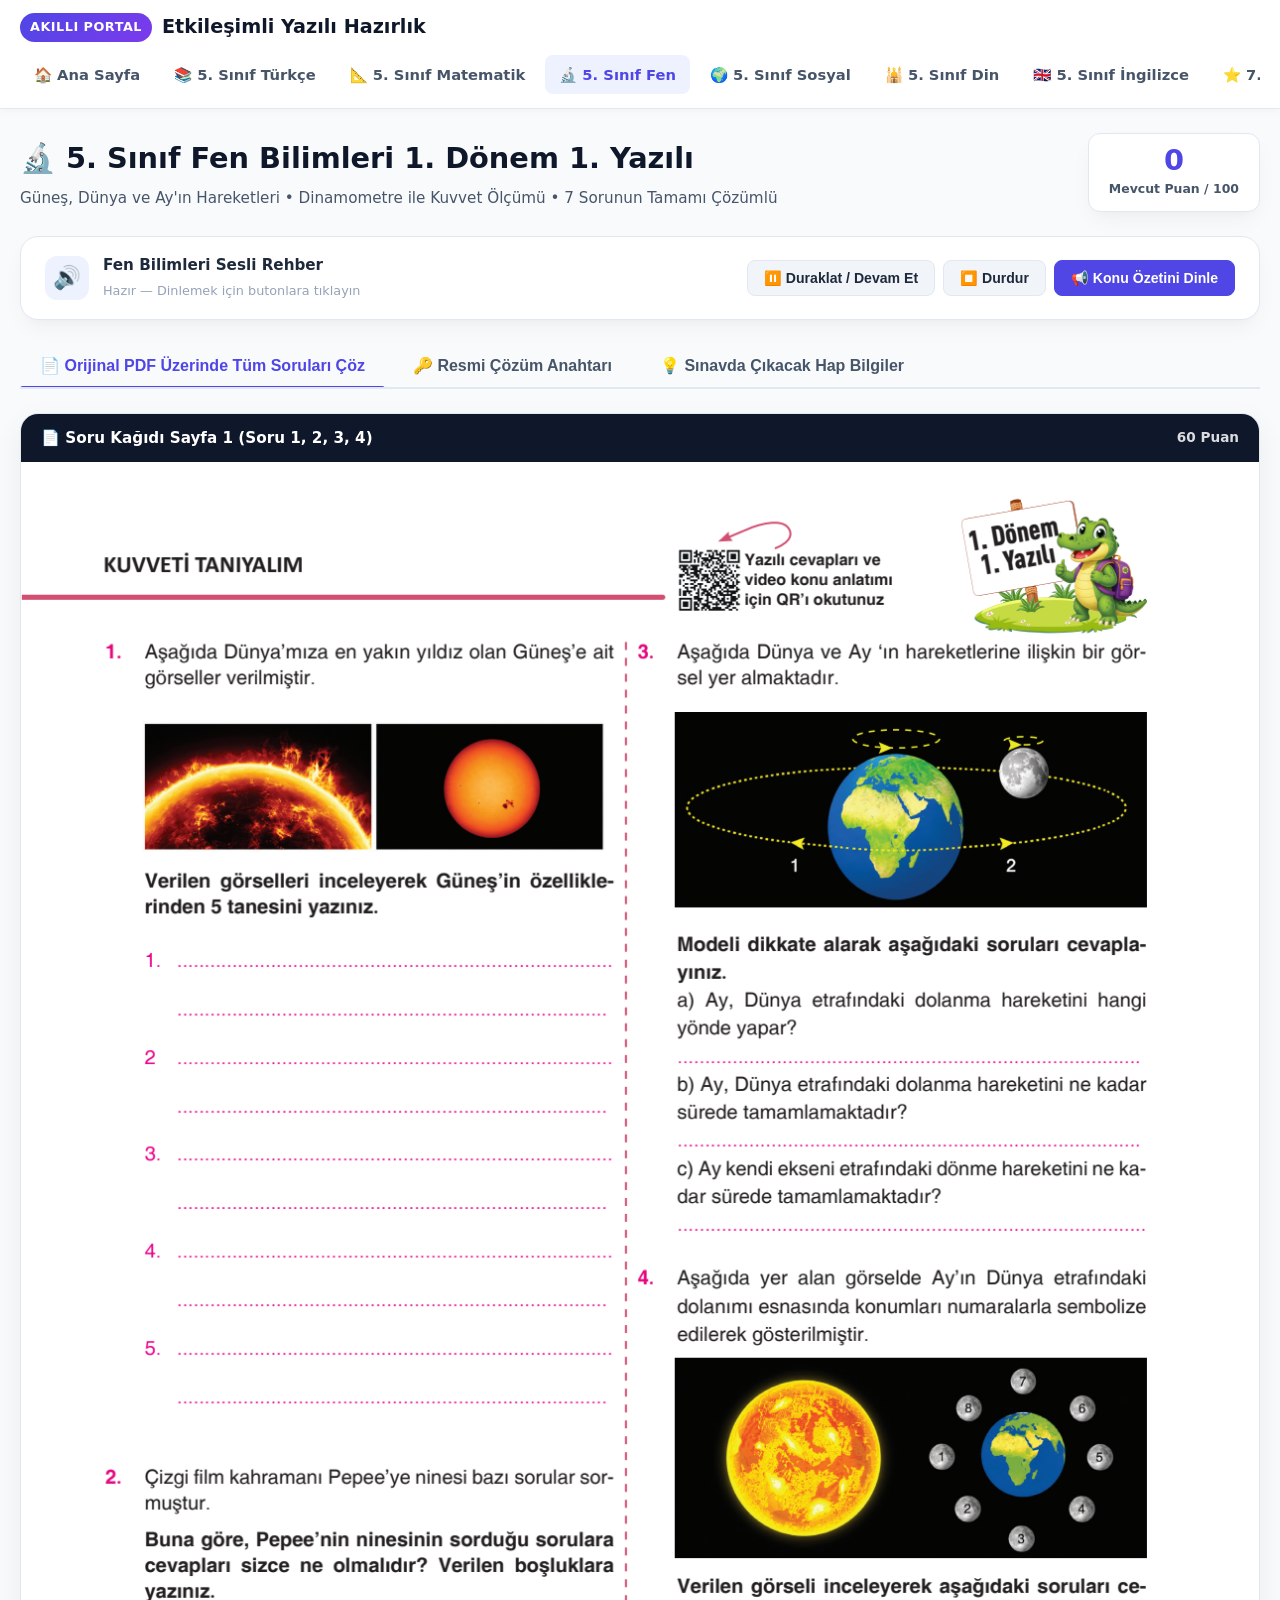
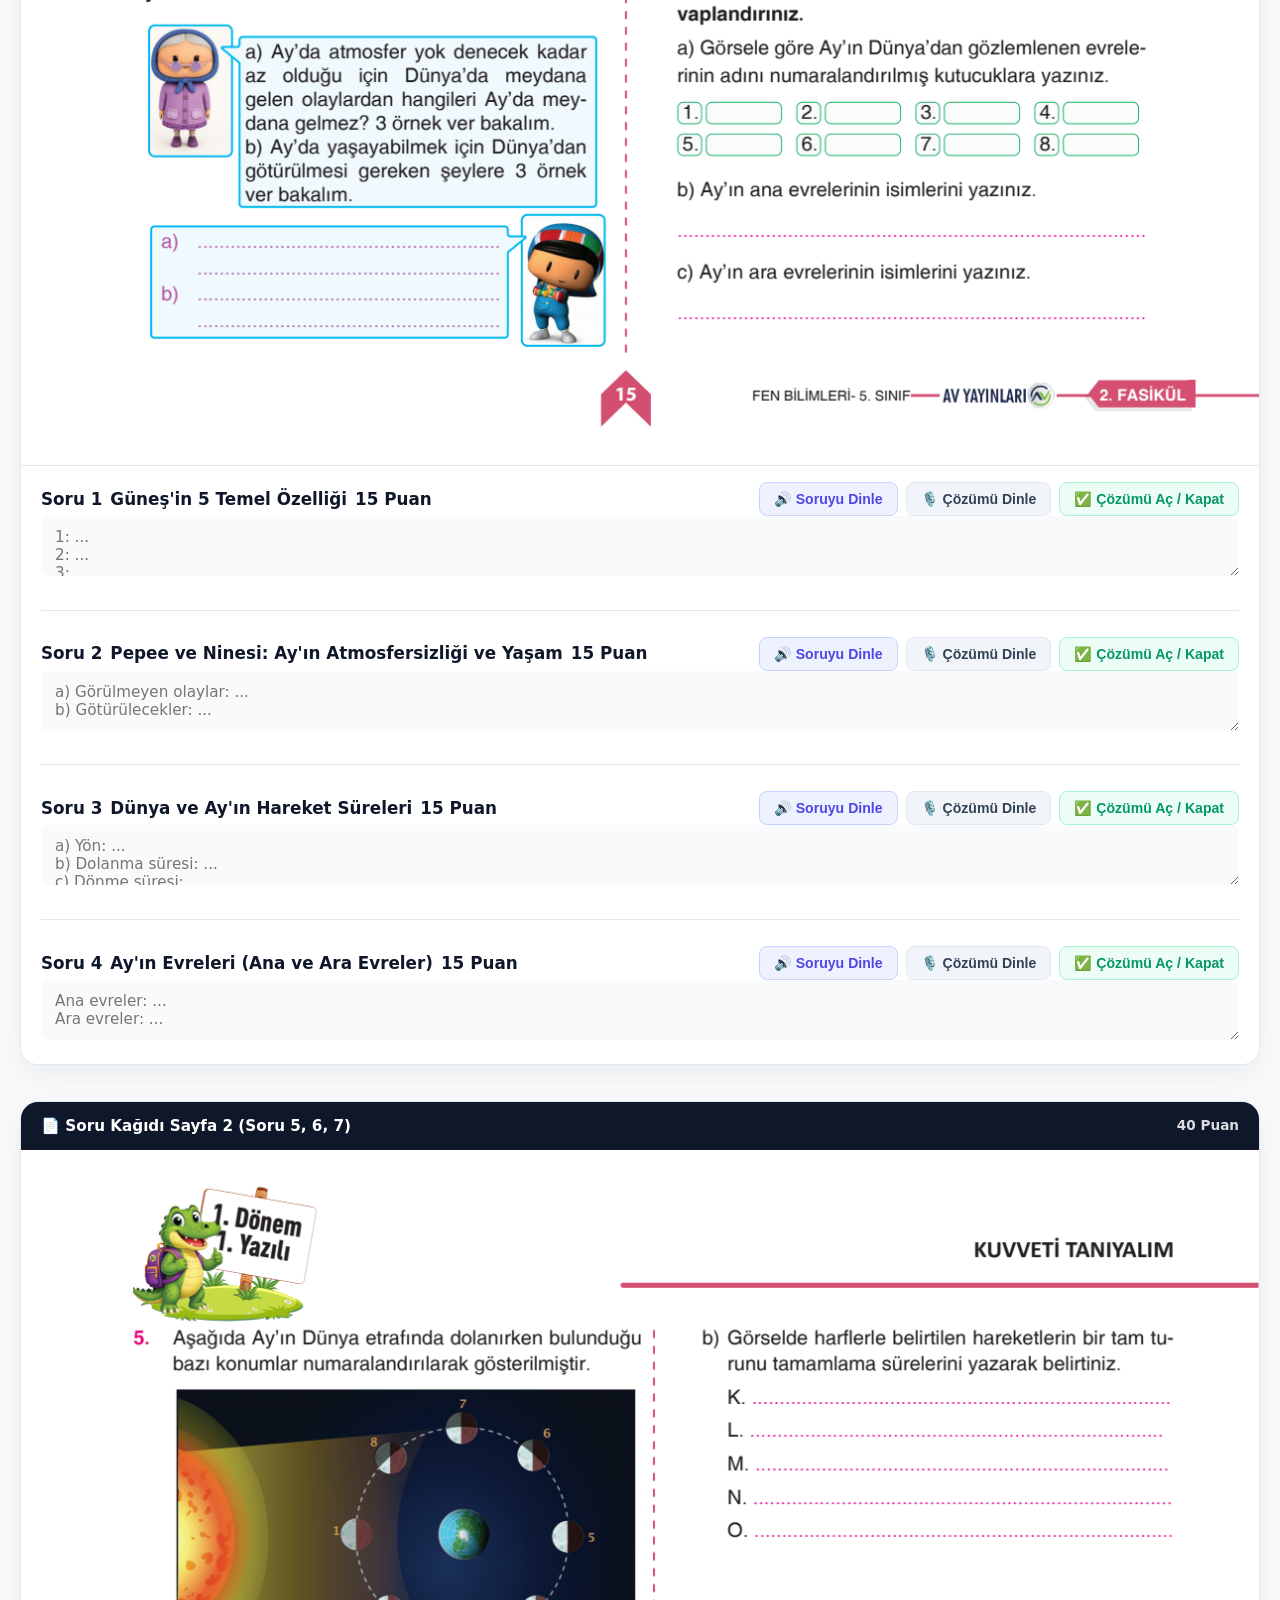
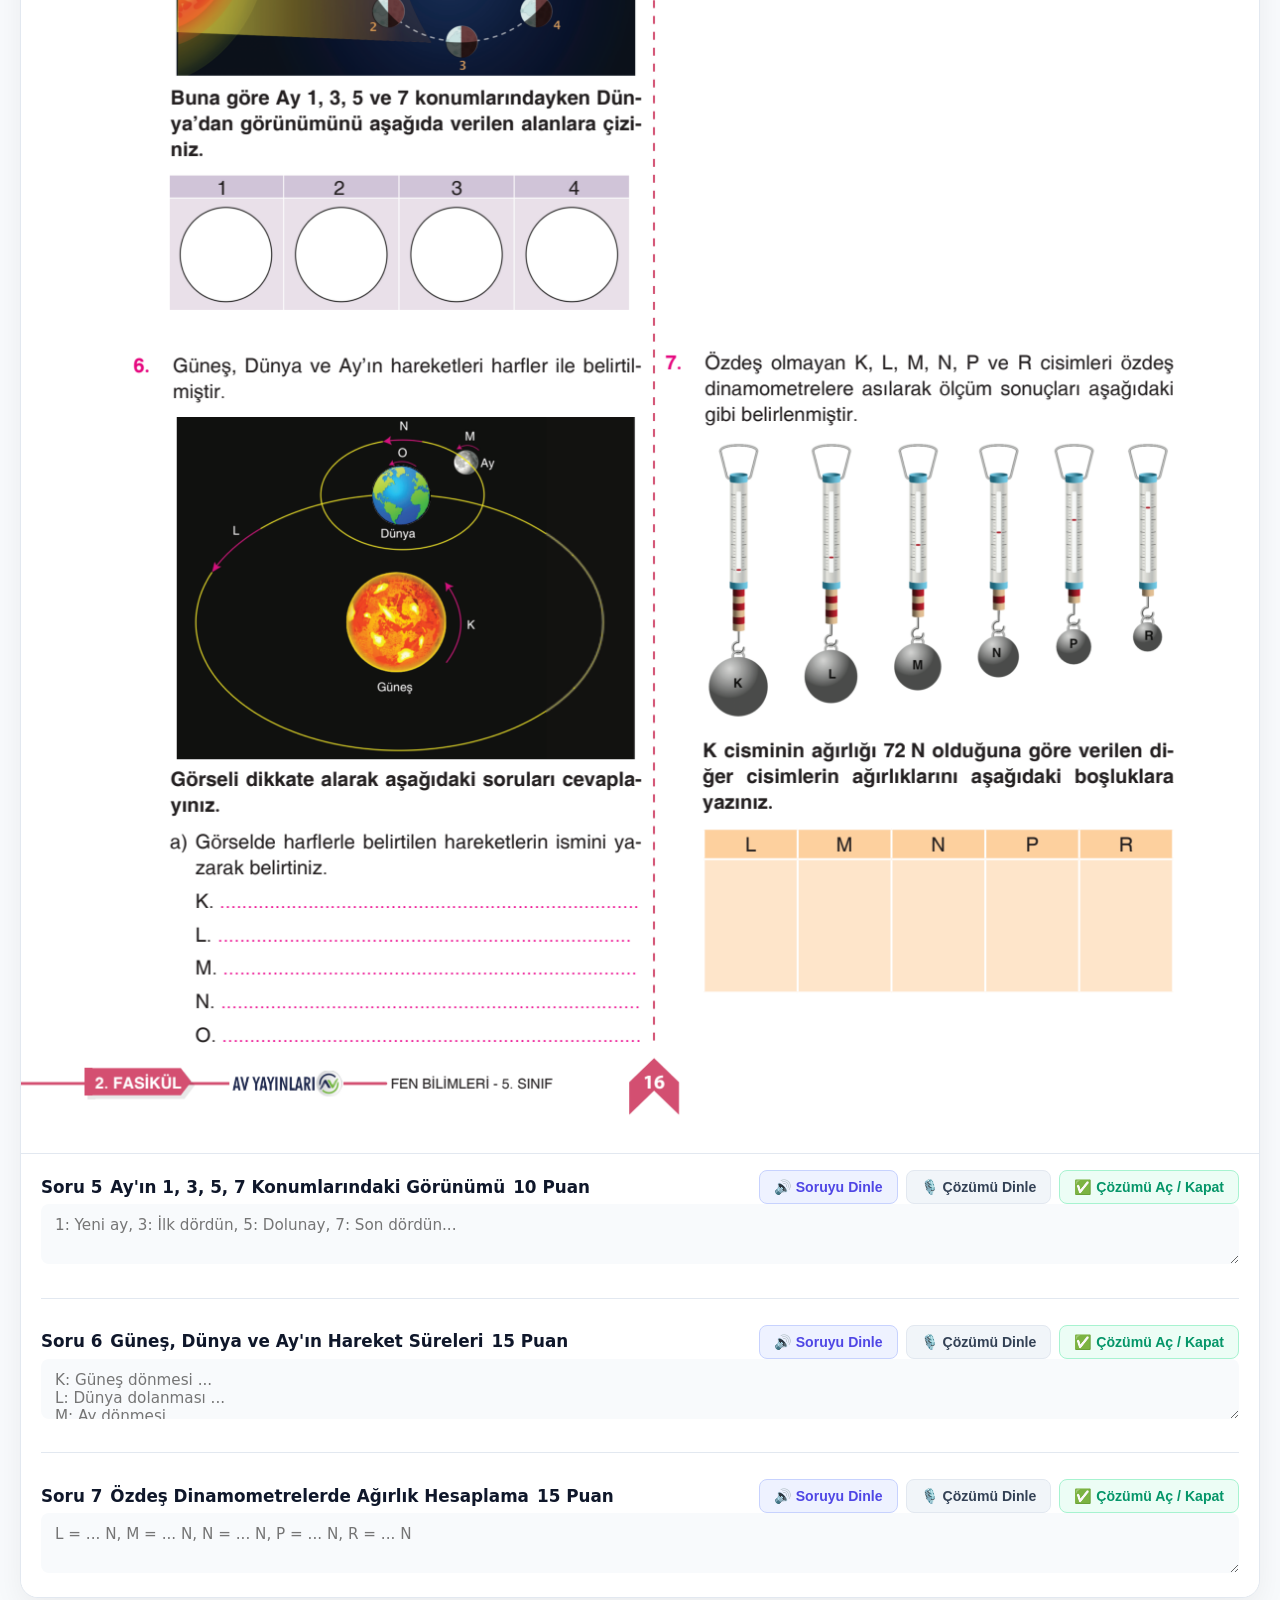
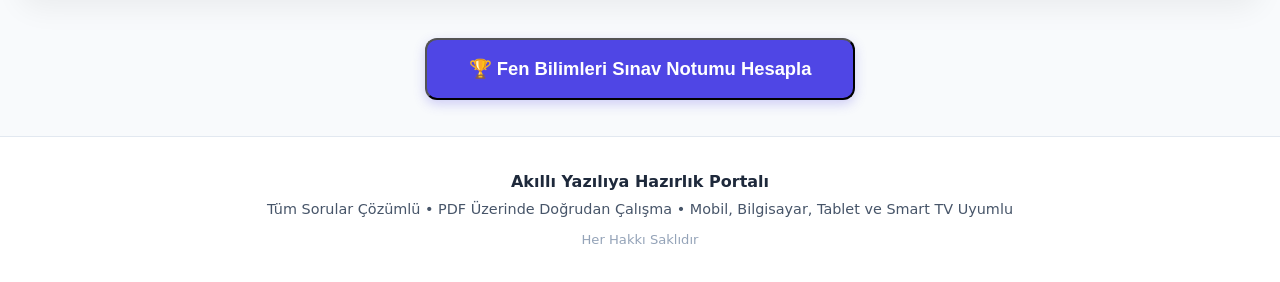
<file: fen-bilimleri.html>
<!DOCTYPE html>
<html lang="tr">
<head>
  <meta charset="UTF-8">
  <meta name="viewport" content="width=device-width, initial-scale=1.0">
  <title>5. Sınıf Fen Bilimleri 1. Dönem 1. Yazılı - Tüm Sorular Çözümlü</title>
  <link rel="stylesheet" href="assets/css/style.css">
  <link rel="preconnect" href="https://fonts.googleapis.com">
  <link rel="preconnect" href="https://fonts.gstatic.com" crossorigin>
  <link href="https://fonts.googleapis.com/css2?family=Plus+Jakarta+Sans:wght@400;500;600;700;800&display=swap" rel="stylesheet">
</head>
<body class="theme-fen">
  
    <header class="site-header">
      <div class="nav-bar">
        <a href="index.html" class="brand-link">
          <span class="brand-badge">AKILLI PORTAL</span>
          <span>Etkileşimli Yazılı Hazırlık</span>
        </a>
        <nav class="nav-links">
          <a href="index.html" class="nav-link">🏠 Ana Sayfa</a>
<a href="turkce.html" class="nav-link">📚 5. Sınıf Türkçe</a>
<a href="matematik.html" class="nav-link">📐 5. Sınıf Matematik</a>
<a href="fen-bilimleri.html" class="nav-link active">🔬 5. Sınıf Fen</a>
<a href="sosyal-bilgiler.html" class="nav-link">🌍 5. Sınıf Sosyal</a>
<a href="din-kulturu.html" class="nav-link">🕌 5. Sınıf Din</a>
<a href="ingilizce.html" class="nav-link">🇬🇧 5. Sınıf İngilizce</a>
<a href="mebi-sorulari.html" class="nav-link">⭐ 7. Sınıf MEBİ Yazılıları</a>
<a href="qr_giris.html" class="nav-link">📱 Ağ / TV Giriş</a>

        </nav>
      </div>
    </header>
    

  <main class="container">
    <div class="lesson-header">
      <div class="lesson-info">
        <h1><span>🔬</span> 5. Sınıf Fen Bilimleri 1. Dönem 1. Yazılı</h1>
        <p>Güneş, Dünya ve Ay'ın Hareketleri • Dinamometre ile Kuvvet Ölçümü • 7 Sorunun Tamamı Çözümlü</p>
      </div>
      <div class="score-box">
        <div class="score-val" id="currentScoreVal">0</div>
        <div class="score-lbl">Mevcut Puan / 100</div>
      </div>
    </div>

    <!-- Audio Bar -->
    <div class="audio-bar">
      <div class="audio-bar-info">
        <div class="audio-icon-pulse">🔊</div>
        <div>
          <strong style="display:block; font-size:0.95rem;">Fen Bilimleri Sesli Rehber</strong>
          <span id="audioStatusText" style="font-size:0.8rem; color:#94a3b8;">Hazır — Dinlemek için butonlara tıklayın</span>
        </div>
      </div>
      <div class="audio-controls">
        <button class="btn-audio" onclick="portalApp.pauseSpeech()">⏸️ Duraklat / Devam Et</button>
        <button class="btn-audio" onclick="portalApp.stopSpeech()">⏹️ Durdur</button>
        <button class="btn-audio primary" onclick="portalApp.playAudio('fen_summary.mp3', null, '5. Sınıf Fen Bilimleri 1. Dönem 1. Yazılı Konu Özeti. Güneş gazlardan oluşur ve saat yönünün tersine 25 günde döner. Ayda atmosfer yoktur. Ayın ana evreleri yeni ay, ilk dördün, dolunay ve son dördündür. Kuvvet birimi Newton olup dinamometre yayındaki uzama uygulanan kuvvetle doğru orantılıdır.')">📢 Konu Özetini Dinle</button>
      </div>
    </div>

    <!-- Tabs -->
    <div class="tabs-nav">
      <button class="tab-btn active" data-tab="pdf-pane">📄 Orijinal PDF Üzerinde Tüm Soruları Çöz</button>
      <button class="tab-btn" data-tab="answer-key-pane">🔑 Resmi Çözüm Anahtarı</button>
      <button class="tab-btn" data-tab="summary-pane">💡 Sınavda Çıkacak Hap Bilgiler</button>
    </div>

    <!-- TAB 1: WORKBENCH -->
    <div id="pdf-pane" class="tab-pane active">
      <div class="interactive-pdf-container">
        
        <!-- Sayfa 1 -->
        <div class="pdf-interactive-page">
          <div class="page-banner">
            <span>📄 Soru Kağıdı Sayfa 1 (Soru 1, 2, 3, 4)</span>
            <span style="font-size:0.85rem; opacity:0.85;">60 Puan</span>
          </div>
          <div class="pdf-image-wrap">
            <img src="assets/pdf_pages/fen/page_1.png" alt="Fen Sayfa 1" loading="eager">
          </div>
          <div class="pdf-question-controls">
            
    <div class="q-strip" id="q_strip_1">
      <div class="q-strip-header">
        <div class="q-strip-title">
          <span class="q-num-badge">Soru 1</span>
          <strong>Güneş'in 5 Temel Özelliği</strong>
          <span class="q-pts-pill">15 Puan</span>
        </div>
        <div class="q-strip-actions">
          <button class="btn-q-action audio-play" onclick="portalApp.playAudio('fen_q1.mp3', 'q_strip_1', 'Soru 1. Görselleri inceleyerek Güneş\'in özelliklerinden 5 tanesini yazınız.')">🔊 Soruyu Dinle</button>
          <button class="btn-q-action audio-sol" onclick="portalApp.playAudio('fen_sol1.mp3', 'q_strip_1', 'Soru 1\'in çözümü. 1: Dünyaya en yakın yıldızdır. 2: Isı ve ışık kaynağımızdır. 3: Çok sıcak gazlardan oluşur. 4: Şekli küreseldir. 5: Kendi ekseni etrafında saat yönünün tersine döner.')">🎙️ Çözümü Dinle</button>
          <button class="btn-q-action solution-btn" onclick="portalApp.toggleSolution('sol_reveal_1')">✅ Çözümü Aç / Kapat</button>
        </div>
      </div>
      <textarea class="student-input-box" placeholder="1: ...
2: ...
3: ...
4: ...
5: ..."></textarea>
      <div id="sol_reveal_1" class="q-solution-reveal">
        <div class="sol-title">📌 Öğretmen Çözümü & Model Cevap:</div>
        <div class="sol-body">1. <strong>Dünya'ya en yakın yıldızdır.</strong><br>2. <strong>Isı ve ışık kaynağımızdır.</strong><br>3. <strong>Sıcak gazlardan (hidrojen ve helyum) oluşur.</strong><br>4. <strong>Şekli küreye benzer.</strong><br>5. <strong>Kendi ekseni etrafında saat yönünün tersine döner</strong> (yaklaşık 25 gün).</div>
        <div class="self-grading">
          <span>Bu sorudan aldığın puan:</span>
          <button class="grade-btn full" onclick="portalApp.gradeQuestion('q_1', 15, 15, this)">15 Puan (Tam Doğru)</button>
          <button class="grade-btn half" onclick="portalApp.gradeQuestion('q_1', 15, 7, this)">7 Puan (Kısmi)</button>
          <button class="grade-btn zero" onclick="portalApp.gradeQuestion('q_1', 15, 0, this)">0 Puan</button>
        </div>
      </div>
    </div>
    
            <hr style="border:none; border-top:1px solid #e2e8f0; margin:14px 0;">
            
    <div class="q-strip" id="q_strip_2">
      <div class="q-strip-header">
        <div class="q-strip-title">
          <span class="q-num-badge">Soru 2</span>
          <strong>Pepee ve Ninesi: Ay'ın Atmosfersizliği ve Yaşam</strong>
          <span class="q-pts-pill">15 Puan</span>
        </div>
        <div class="q-strip-actions">
          <button class="btn-q-action audio-play" onclick="portalApp.playAudio('fen_q2.mp3', 'q_strip_2', 'Soru 2. Ay\'da atmosfer olmadığı için Dünya\'daki hangi olaylar görülmez ve Ay\'a giderken ne götürülmelidir?')">🔊 Soruyu Dinle</button>
          <button class="btn-q-action audio-sol" onclick="portalApp.playAudio('fen_sol2.mp3', 'q_strip_2', 'Soru 2\'nin çözümü. A şıkkı: Yağmur, rüzgar gibi hava olayları görülmez, ses iletilmez. B şıkkı: Oksijen tüpü, uzay giysisi, su ve besin götürülmelidir.')">🎙️ Çözümü Dinle</button>
          <button class="btn-q-action solution-btn" onclick="portalApp.toggleSolution('sol_reveal_2')">✅ Çözümü Aç / Kapat</button>
        </div>
      </div>
      <textarea class="student-input-box" placeholder="a) Görülmeyen olaylar: ...
b) Götürülecekler: ..."></textarea>
      <div id="sol_reveal_2" class="q-solution-reveal">
        <div class="sol-title">📌 Öğretmen Çözümü & Model Cevap:</div>
        <div class="sol-body"><strong>a) Ay'da Meydana Gelmeyen Olaylar:</strong><br>• Yağmur, kar, fırtına gibi hava olayları gerçekleşmez.<br>• Rüzgâr oluşmaz.<br>• Ses yayılmaz (uzay boşluğu).<br><br><strong>b) Dünya'dan Götürülmesi Gerekenler:</strong><br>• Oksijen tüpü / hava<br>• Su ve besin maddeleri<br>• Özel koruyucu uzay giysisi</div>
        <div class="self-grading">
          <span>Bu sorudan aldığın puan:</span>
          <button class="grade-btn full" onclick="portalApp.gradeQuestion('q_2', 15, 15, this)">15 Puan (Tam Doğru)</button>
          <button class="grade-btn half" onclick="portalApp.gradeQuestion('q_2', 15, 7, this)">7 Puan (Kısmi)</button>
          <button class="grade-btn zero" onclick="portalApp.gradeQuestion('q_2', 15, 0, this)">0 Puan</button>
        </div>
      </div>
    </div>
    
            <hr style="border:none; border-top:1px solid #e2e8f0; margin:14px 0;">
            
    <div class="q-strip" id="q_strip_3">
      <div class="q-strip-header">
        <div class="q-strip-title">
          <span class="q-num-badge">Soru 3</span>
          <strong>Dünya ve Ay'ın Hareket Süreleri</strong>
          <span class="q-pts-pill">15 Puan</span>
        </div>
        <div class="q-strip-actions">
          <button class="btn-q-action audio-play" onclick="portalApp.playAudio('fen_q3.mp3', 'q_strip_3', 'Soru 3. Ay\'ın dolanma yönü ve süreleri: a) Dolanma yönü, b) Dolanma süresi, c) Kendi ekseni etrafında dönme süresi.')">🔊 Soruyu Dinle</button>
          <button class="btn-q-action audio-sol" onclick="portalApp.playAudio('fen_sol3.mp3', 'q_strip_3', 'Soru 3\'ün çözümü. Dolanma yönü saat yönünün tersinedir yani batıdan doğuya. Dolanma süresi yaklaşık 27 gün 8 saattir. Kendi etrafında dönme süresi de yaklaşık 27 gün 8 saattir.')">🎙️ Çözümü Dinle</button>
          <button class="btn-q-action solution-btn" onclick="portalApp.toggleSolution('sol_reveal_3')">✅ Çözümü Aç / Kapat</button>
        </div>
      </div>
      <textarea class="student-input-box" placeholder="a) Yön: ...
b) Dolanma süresi: ...
c) Dönme süresi: ..."></textarea>
      <div id="sol_reveal_3" class="q-solution-reveal">
        <div class="sol-title">📌 Öğretmen Çözümü & Model Cevap:</div>
        <div class="sol-body">a) <strong>Dolanma Yönü:</strong> Saat yönünün tersine (batıdan doğuya doğru).<br>b) <strong>Dünya Etrafında Dolanma Süresi:</strong> Yaklaşık <strong>27 gün 8 saat</strong>.<br>c) <strong>Kendi Ekseni Etrafında Dönme Süresi:</strong> Yaklaşık <strong>27 gün 8 saat</strong>.<br><em>Not: İki süre eşit olduğu için Dünya'dan Ay'ın hep aynı yüzü görünür!</em></div>
        <div class="self-grading">
          <span>Bu sorudan aldığın puan:</span>
          <button class="grade-btn full" onclick="portalApp.gradeQuestion('q_3', 15, 15, this)">15 Puan (Tam Doğru)</button>
          <button class="grade-btn half" onclick="portalApp.gradeQuestion('q_3', 15, 7, this)">7 Puan (Kısmi)</button>
          <button class="grade-btn zero" onclick="portalApp.gradeQuestion('q_3', 15, 0, this)">0 Puan</button>
        </div>
      </div>
    </div>
    
            <hr style="border:none; border-top:1px solid #e2e8f0; margin:14px 0;">
            
    <div class="q-strip" id="q_strip_4">
      <div class="q-strip-header">
        <div class="q-strip-title">
          <span class="q-num-badge">Soru 4</span>
          <strong>Ay'ın Evreleri (Ana ve Ara Evreler)</strong>
          <span class="q-pts-pill">15 Puan</span>
        </div>
        <div class="q-strip-actions">
          <button class="btn-q-action audio-play" onclick="portalApp.playAudio('fen_q4.mp3', 'q_strip_4', 'Soru 4. Ay\'ın Dünya\'dan gözlemlenen evrelerinin adını, ana ve ara evrelerini yazınız.')">🔊 Soruyu Dinle</button>
          <button class="btn-q-action audio-sol" onclick="portalApp.playAudio('fen_sol4.mp3', 'q_strip_4', 'Soru 4\'ün çözümü. 1: Yeni ay, 2: Hilal, 3: İlk dördün, 4: Şişkin ay, 5: Dolunay, 6: Şişkin ay, 7: Son dördün, 8: Hilal. Ana evreler: Yeni ay, İlk dördün, Dolunay, Son dördün.')">🎙️ Çözümü Dinle</button>
          <button class="btn-q-action solution-btn" onclick="portalApp.toggleSolution('sol_reveal_4')">✅ Çözümü Aç / Kapat</button>
        </div>
      </div>
      <textarea class="student-input-box" placeholder="Ana evreler: ...
Ara evreler: ..."></textarea>
      <div id="sol_reveal_4" class="q-solution-reveal">
        <div class="sol-title">📌 Öğretmen Çözümü & Model Cevap:</div>
        <div class="sol-body"><strong>a) Kutucuklar:</strong> 1: Yeni Ay, 2: Hilal, 3: İlk Dördün, 4: Şişkin Ay, 5: Dolunay, 6: Şişkin Ay, 7: Son Dördün, 8: Hilal<br><strong>b) Ana Evreler:</strong> <em>Yeni Ay, İlk Dördün, Dolunay, Son Dördün</em><br><strong>c) Ara Evreler:</strong> <em>Hilal, Şişkin Ay</em></div>
        <div class="self-grading">
          <span>Bu sorudan aldığın puan:</span>
          <button class="grade-btn full" onclick="portalApp.gradeQuestion('q_4', 15, 15, this)">15 Puan (Tam Doğru)</button>
          <button class="grade-btn half" onclick="portalApp.gradeQuestion('q_4', 15, 7, this)">7 Puan (Kısmi)</button>
          <button class="grade-btn zero" onclick="portalApp.gradeQuestion('q_4', 15, 0, this)">0 Puan</button>
        </div>
      </div>
    </div>
    
          </div>
        </div>

        <!-- Sayfa 2 -->
        <div class="pdf-interactive-page">
          <div class="page-banner">
            <span>📄 Soru Kağıdı Sayfa 2 (Soru 5, 6, 7)</span>
            <span style="font-size:0.85rem; opacity:0.85;">40 Puan</span>
          </div>
          <div class="pdf-image-wrap">
            <img src="assets/pdf_pages/fen/page_2.png" alt="Fen Sayfa 2" loading="lazy">
          </div>
          <div class="pdf-question-controls">
            
    <div class="q-strip" id="q_strip_5">
      <div class="q-strip-header">
        <div class="q-strip-title">
          <span class="q-num-badge">Soru 5</span>
          <strong>Ay'ın 1, 3, 5, 7 Konumlarındaki Görünümü</strong>
          <span class="q-pts-pill">10 Puan</span>
        </div>
        <div class="q-strip-actions">
          <button class="btn-q-action audio-play" onclick="portalApp.playAudio('fen_q5.mp3', 'q_strip_5', 'Soru 5. Ay 1, 3, 5 ve 7 numaralı konumlardayken Dünya\'dan görünümünü yazınız.')">🔊 Soruyu Dinle</button>
          <button class="btn-q-action audio-sol" onclick="portalApp.playAudio('fen_sol5.mp3', 'q_strip_5', 'Soru 5\'in çözümü. 1 konumunda Yeni ay görünmez. 3 konumunda İlk dördün düz D harfi. 5 konumunda Dolunay tamamen parlak. 7 konumunda Son dördün ters D harfi.')">🎙️ Çözümü Dinle</button>
          <button class="btn-q-action solution-btn" onclick="portalApp.toggleSolution('sol_reveal_5')">✅ Çözümü Aç / Kapat</button>
        </div>
      </div>
      <textarea class="student-input-box" placeholder="1: Yeni ay, 3: İlk dördün, 5: Dolunay, 7: Son dördün..."></textarea>
      <div id="sol_reveal_5" class="q-solution-reveal">
        <div class="sol-title">📌 Öğretmen Çözümü & Model Cevap:</div>
        <div class="sol-body">• <strong>1 Konumu:</strong> <strong>Yeni Ay</strong> (Karanlık görünür, Dünya'dan seçilemez).<br>• <strong>3 Konumu:</strong> <strong>İlk Dördün</strong> (Ay'ın sağ yarısı aydınlık, düz 'D' harfi).<br>• <strong>5 Konumu:</strong> <strong>Dolunay</strong> (Ay'ın Dünya'ya bakan yüzü tamamen aydınlık daire).<br>• <strong>7 Konumu:</strong> <strong>Son Dördün</strong> (Ay'ın sol yarısı aydınlık, ters 'D' harfi).</div>
        <div class="self-grading">
          <span>Bu sorudan aldığın puan:</span>
          <button class="grade-btn full" onclick="portalApp.gradeQuestion('q_5', 10, 10, this)">10 Puan (Tam Doğru)</button>
          <button class="grade-btn half" onclick="portalApp.gradeQuestion('q_5', 10, 5, this)">5 Puan (Kısmi)</button>
          <button class="grade-btn zero" onclick="portalApp.gradeQuestion('q_5', 10, 0, this)">0 Puan</button>
        </div>
      </div>
    </div>
    
            <hr style="border:none; border-top:1px solid #e2e8f0; margin:14px 0;">
            
    <div class="q-strip" id="q_strip_6">
      <div class="q-strip-header">
        <div class="q-strip-title">
          <span class="q-num-badge">Soru 6</span>
          <strong>Güneş, Dünya ve Ay'ın Hareket Süreleri</strong>
          <span class="q-pts-pill">15 Puan</span>
        </div>
        <div class="q-strip-actions">
          <button class="btn-q-action audio-play" onclick="portalApp.playAudio('fen_q6.mp3', 'q_strip_6', 'Soru 6. Görselde K, L, M, N, O harfleriyle belirtilen hareketlerin adlarını ve sürelerini yazınız.')">🔊 Soruyu Dinle</button>
          <button class="btn-q-action audio-sol" onclick="portalApp.playAudio('fen_sol6.mp3', 'q_strip_6', 'Soru 6\'nın çözümü. K Güneşin dönmesi 25 gün. L Dünyanın dolanması 365 gün 6 saat. M Ayın dönmesi 27 gün 8 saat. N Ayın dolanması 27 gün 8 saat. O Dünyanın dönmesi 24 saat.')">🎙️ Çözümü Dinle</button>
          <button class="btn-q-action solution-btn" onclick="portalApp.toggleSolution('sol_reveal_6')">✅ Çözümü Aç / Kapat</button>
        </div>
      </div>
      <textarea class="student-input-box" placeholder="K: Güneş dönmesi ...
L: Dünya dolanması ...
M: Ay dönmesi ...
N: Ay dolanması ...
O: Dünya dönmesi ..."></textarea>
      <div id="sol_reveal_6" class="q-solution-reveal">
        <div class="sol-title">📌 Öğretmen Çözümü & Model Cevap:</div>
        <div class="sol-body"><strong>Hareketler ve Tamamlanma Süreleri:</strong><br>• <strong>K:</strong> Güneş'in kendi ekseninde dönmesi → <strong>Yaklaşık 25 gün</strong><br>• <strong>L:</strong> Dünya'nın Güneş etrafında dolanması → <strong>365 gün 6 saat (1 yıl)</strong><br>• <strong>M:</strong> Ay'ın kendi ekseninde dönmesi → <strong>Yaklaşık 27 gün 8 saat</strong><br>• <strong>N:</strong> Ay'ın Dünya etrafında dolanması → <strong>Yaklaşık 27 gün 8 saat</strong><br>• <strong>O:</strong> Dünya'nın kendi ekseninde dönmesi → <strong>24 saat (1 gün)</strong></div>
        <div class="self-grading">
          <span>Bu sorudan aldığın puan:</span>
          <button class="grade-btn full" onclick="portalApp.gradeQuestion('q_6', 15, 15, this)">15 Puan (Tam Doğru)</button>
          <button class="grade-btn half" onclick="portalApp.gradeQuestion('q_6', 15, 7, this)">7 Puan (Kısmi)</button>
          <button class="grade-btn zero" onclick="portalApp.gradeQuestion('q_6', 15, 0, this)">0 Puan</button>
        </div>
      </div>
    </div>
    
            <hr style="border:none; border-top:1px solid #e2e8f0; margin:14px 0;">
            
    <div class="q-strip" id="q_strip_7">
      <div class="q-strip-header">
        <div class="q-strip-title">
          <span class="q-num-badge">Soru 7</span>
          <strong>Özdeş Dinamometrelerde Ağırlık Hesaplama</strong>
          <span class="q-pts-pill">15 Puan</span>
        </div>
        <div class="q-strip-actions">
          <button class="btn-q-action audio-play" onclick="portalApp.playAudio('fen_q7.mp3', 'q_strip_7', 'Soru 7. K cisminin ağırlığı 72 Newton olduğuna göre L, M, N, P ve R cisimlerinin ağırlıklarını bulunuz.')">🔊 Soruyu Dinle</button>
          <button class="btn-q-action audio-sol" onclick="portalApp.playAudio('fen_sol7.mp3', 'q_strip_7', 'Soru 7\'nin çözümü. Dinamometrenin her bir bölmesi 12 Newton\'dur. L 60 N, M 48 N, N 36 N, P 24 N, R 12 Newton\'dur.')">🎙️ Çözümü Dinle</button>
          <button class="btn-q-action solution-btn" onclick="portalApp.toggleSolution('sol_reveal_7')">✅ Çözümü Aç / Kapat</button>
        </div>
      </div>
      <textarea class="student-input-box" placeholder="L = ... N, M = ... N, N = ... N, P = ... N, R = ... N"></textarea>
      <div id="sol_reveal_7" class="q-solution-reveal">
        <div class="sol-title">📌 Öğretmen Çözümü & Model Cevap:</div>
        <div class="sol-body"><strong>Çözüm Adımları:</strong><br>K cismi 6 bölme uzatmış ve 72 N ise: 1 bölme = 72 ÷ 6 = <strong>12 N</strong>'dur.<br>• <strong>L (5 bölme):</strong> 5 × 12 = <strong>60 N</strong><br>• <strong>M (4 bölme):</strong> 4 × 12 = <strong>48 N</strong><br>• <strong>N (3 bölme):</strong> 3 × 12 = <strong>36 N</strong><br>• <strong>P (2 bölme):</strong> 2 × 12 = <strong>24 N</strong><br>• <strong>R (1 bölme):</strong> 1 × 12 = <strong>12 N</strong></div>
        <div class="self-grading">
          <span>Bu sorudan aldığın puan:</span>
          <button class="grade-btn full" onclick="portalApp.gradeQuestion('q_7', 15, 15, this)">15 Puan (Tam Doğru)</button>
          <button class="grade-btn half" onclick="portalApp.gradeQuestion('q_7', 15, 7, this)">7 Puan (Kısmi)</button>
          <button class="grade-btn zero" onclick="portalApp.gradeQuestion('q_7', 15, 0, this)">0 Puan</button>
        </div>
      </div>
    </div>
    
          </div>
        </div>

      </div>

      <div style="text-align: center; margin: 36px 0;">
        <button class="btn-start" style="padding: 18px 42px; font-size: 1.15rem; cursor: pointer;" onclick="portalApp.finishExam()">
          🏆 Fen Bilimleri Sınav Notumu Hesapla
        </button>
      </div>
    </div>

    <!-- TAB 2: ANSWER KEY -->
    <div id="answer-key-pane" class="tab-pane">
      <div class="pdf-interactive-page">
        <div class="page-banner" style="background:#047857;">
          <span>📄 Orijinal Öğretmen Çözüm Anahtarı Sayfa 3 & 4</span>
          <span style="font-size:0.85rem; opacity:0.85;">Resmi Çözümler</span>
        </div>
        <div class="pdf-image-wrap">
          <img src="assets/pdf_pages/fen/page_3.png" alt="Fen Cevap 3" loading="lazy">
        </div>
        <div class="pdf-image-wrap" style="border-top:2px solid #e2e8f0;">
          <img src="assets/pdf_pages/fen/page_4.png" alt="Fen Cevap 4" loading="lazy">
        </div>
      </div>
    </div>

    <!-- TAB 3: SUMMARY -->
    <div id="summary-pane" class="tab-pane">
      <div class="summary-cards">
        <div class="summary-card">
          <h4>☀️ 1. Güneş'in Temel Özellikleri</h4>
          <ul>
            <li>Şekli küredir, %73 Hidrojen ve %25 Helyum gazlarından oluşur.</li>
            <li>Dünyamızın temel ısı ve ışık kaynağıdır.</li>
            <li>Kendi ekseni etrafında saat yönünün tersine döner (yaklaşık 25 gün).</li>
          </ul>
        </div>
        <div class="summary-card">
          <h4>🌑 2. Ay'ın Evreleri</h4>
          <ul>
            <li>Ana Evreler: Yeni Ay → İlk Dördün → Dolunay → Son Dördün.</li>
            <li>Ara Evreler: Hilal ve Şişkin Ay.</li>
            <li>İki ana evre arası yaklaşık 1 haftadır (7 gün).</li>
          </ul>
        </div>
        <div class="summary-card">
          <h4>⚖️ 3. Dinamometre</h4>
          <ul>
            <li>Kuvvet ölçüm aracıdır, birimi Newton (N)'dur.</li>
            <li>Yayın uzama miktarı cismin ağırlığıyla doğru orantılıdır.</li>
          </ul>
        </div>
      </div>
    </div>

  </main>

  
    <div id="scoreModal" class="modal-overlay">
      <div class="modal-content">
        <h2>🎉 Sınav Çalışması Tamamlandı!</h2>
        <div class="modal-score" id="finalScoreVal">100</div>
        <p style="font-weight: 700; color: #64748b; margin-bottom: 12px;">Toplam Puan / 100</p>
        <p id="scoreFeedback" style="font-size: 1.05rem; line-height: 1.5; color: #334155;">Harika bir çalışma gerçekleştirdin!</p>
        <button class="btn-modal" onclick="portalApp.closeModal()">Kapat ve İncelemeye Devam Et</button>
      </div>
    </div>
    
  
    <footer class="site-footer">
      <div class="container">
        <p style="font-weight: 700; color: #1e293b; font-size: 1rem;">Akıllı Yazılıya Hazırlık Portalı</p>
        <p style="margin-top: 4px;">Tüm Sorular Çözümlü • PDF Üzerinde Doğrudan Çalışma • Mobil, Bilgisayar, Tablet ve Smart TV Uyumlu</p>
        <p style="margin-top: 8px; font-size: 0.82rem; color: #94a3b8;">Her Hakkı Saklıdır</p>
      </div>
    </footer>
    

  <script src="assets/js/app.js"></script>
  <script>
    initLesson('fen', 'tr-TR');
  </script>
</body>
</html>
</file>
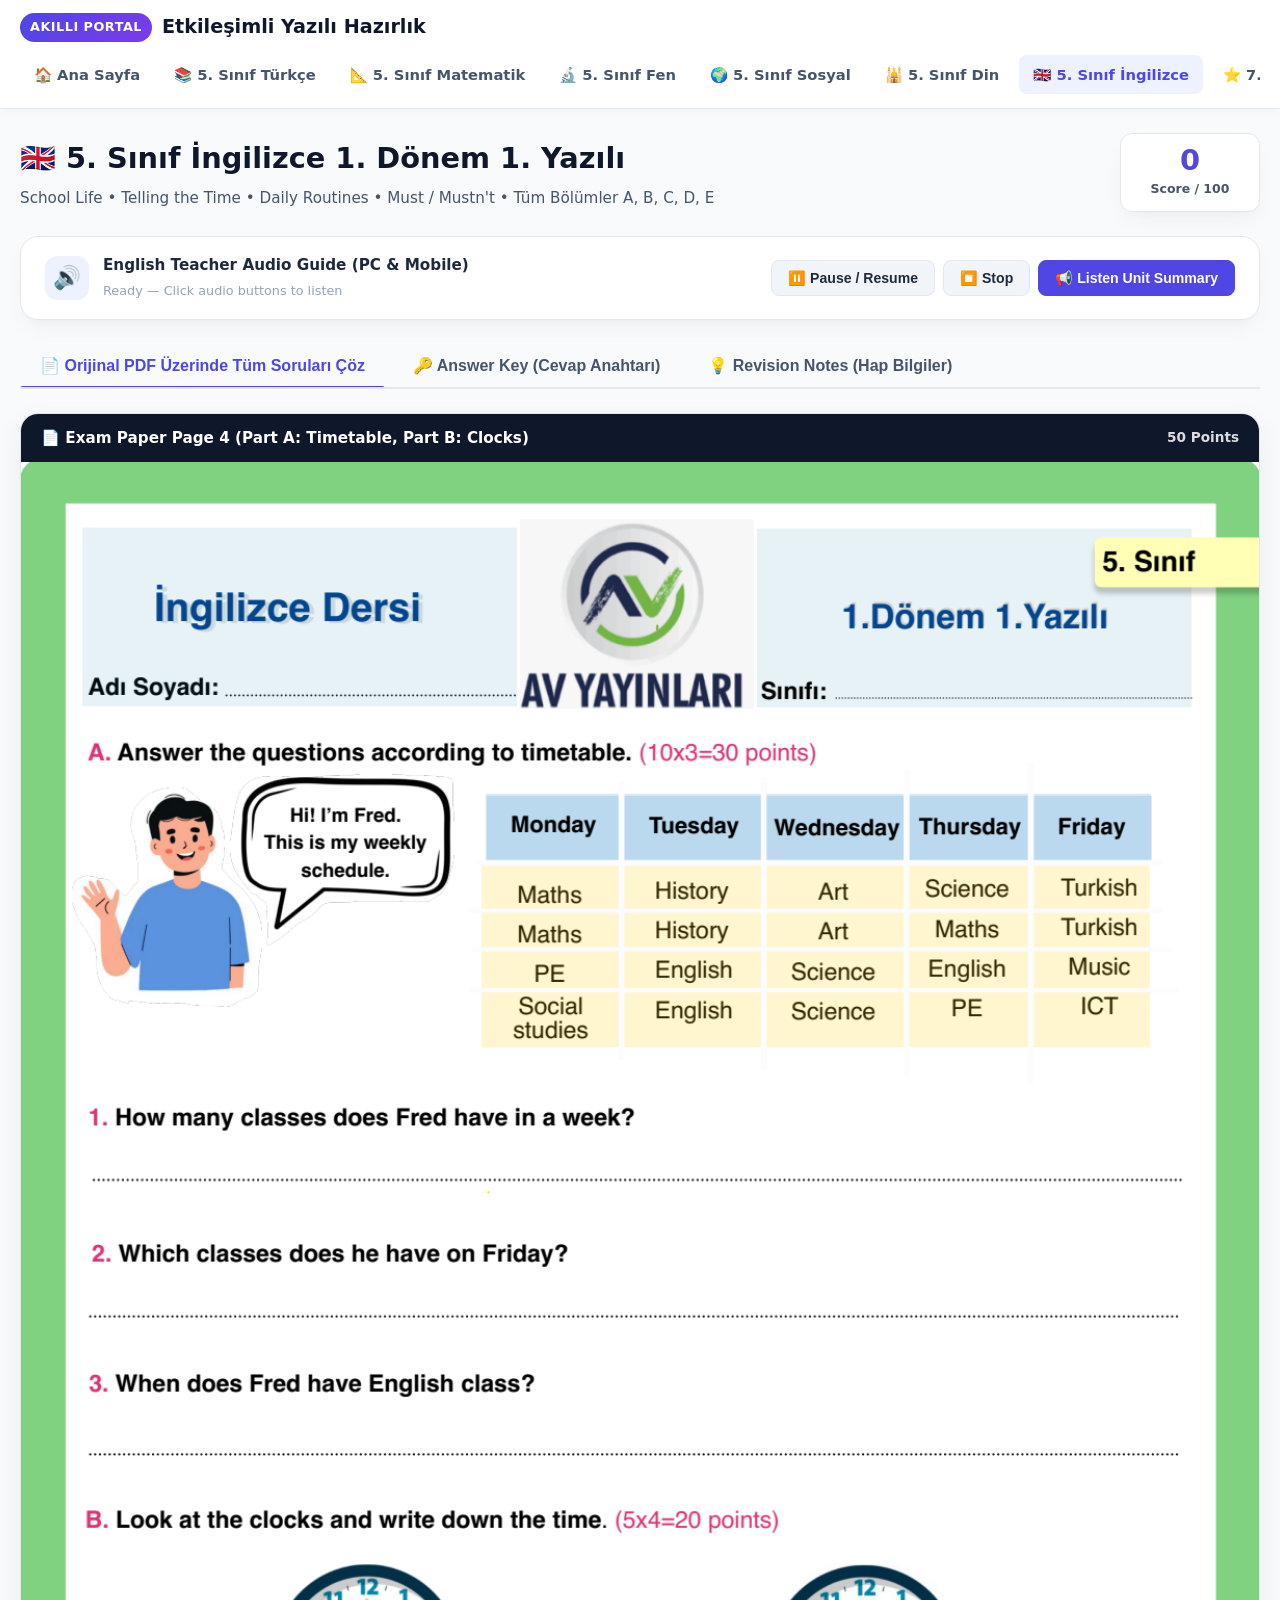
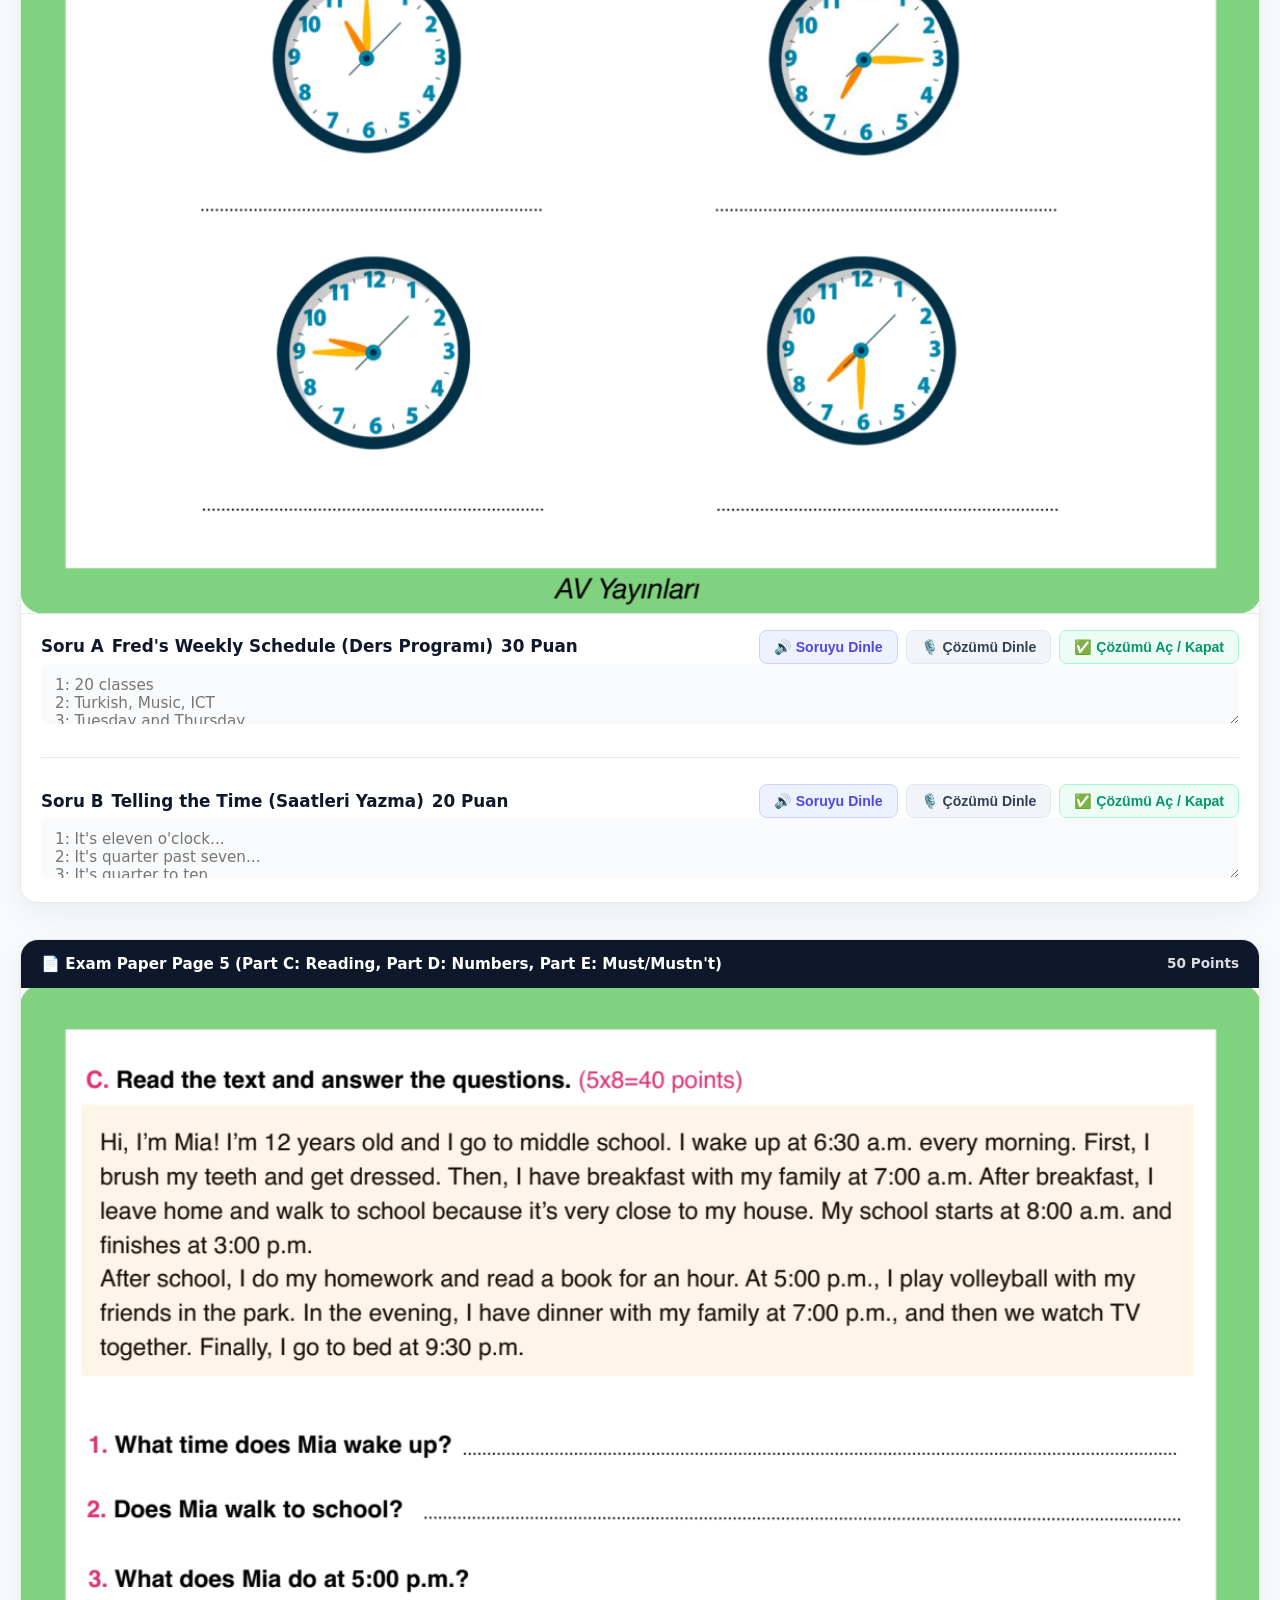
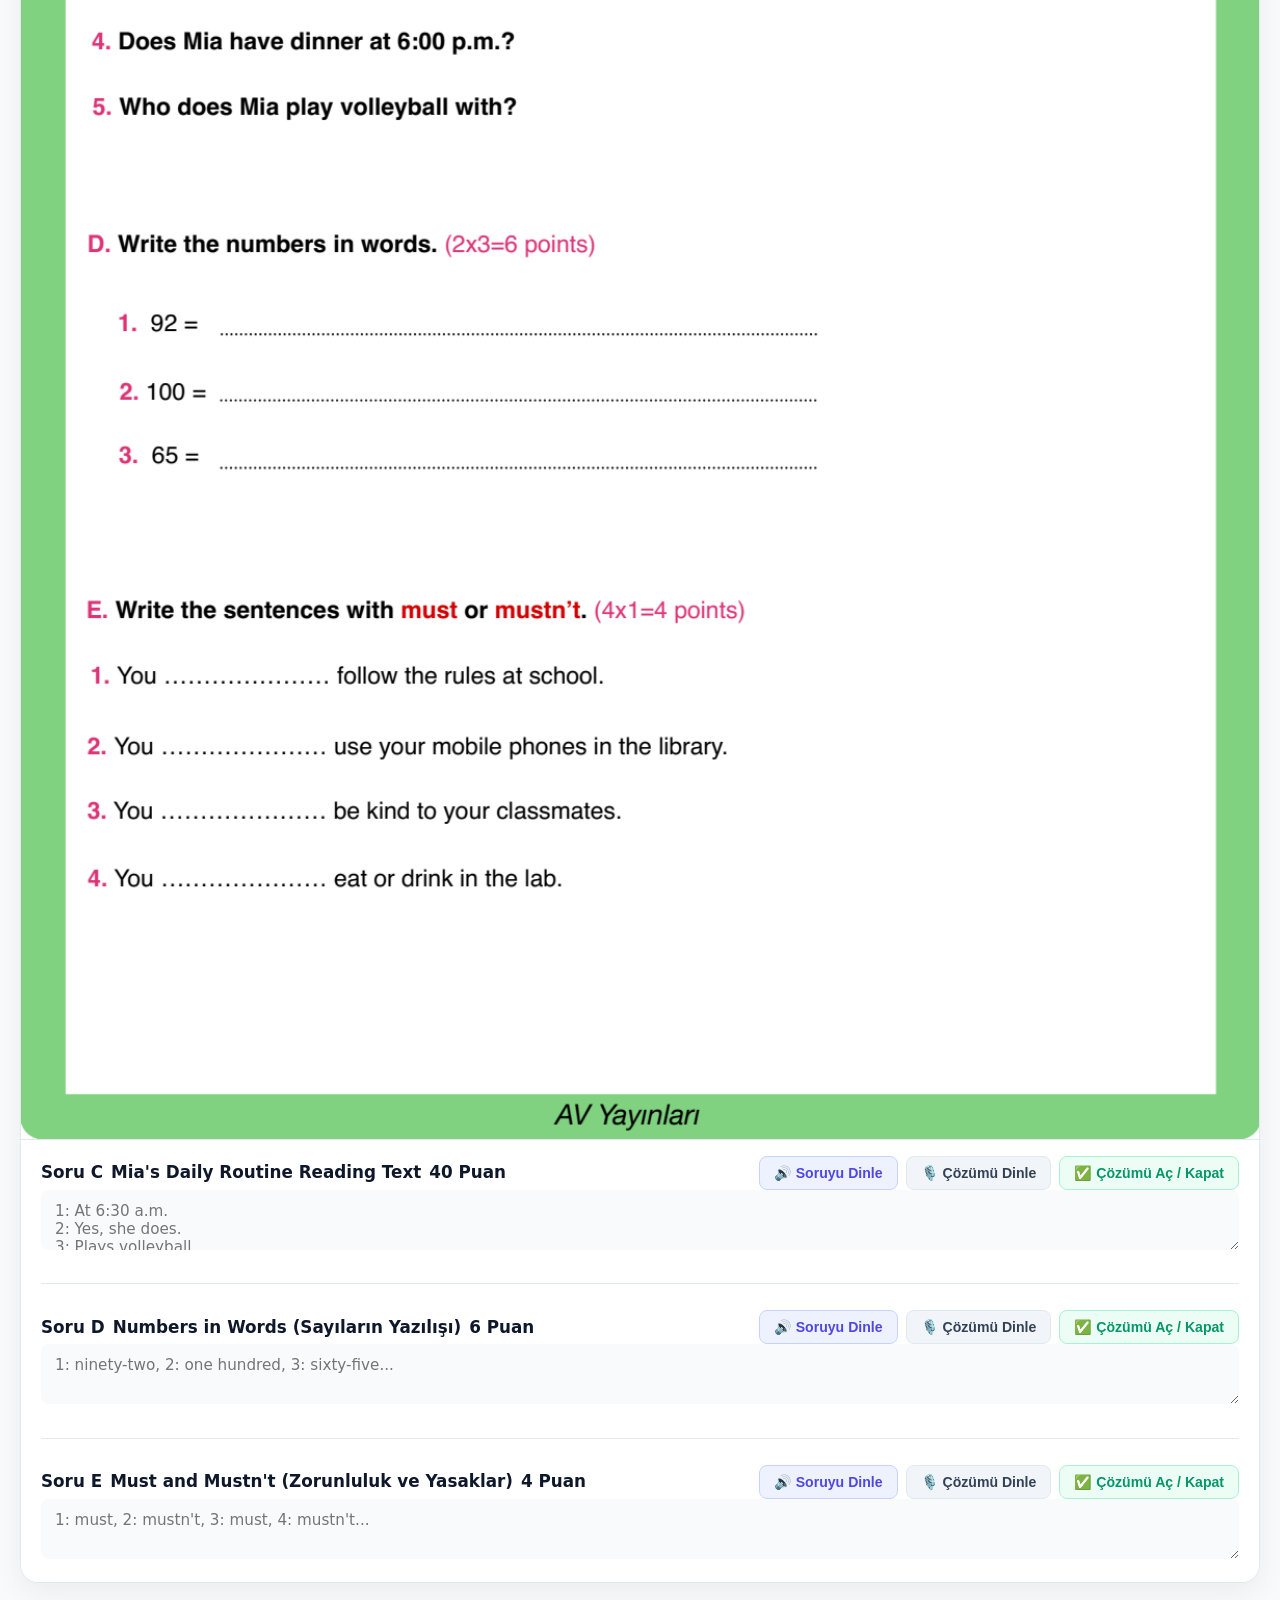
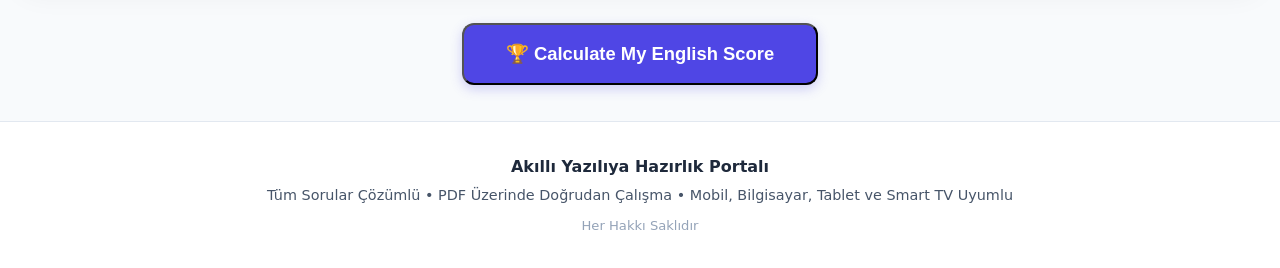
<file: ingilizce.html>
<!DOCTYPE html>
<html lang="en">
<head>
  <meta charset="UTF-8">
  <meta name="viewport" content="width=device-width, initial-scale=1.0">
  <title>5. Sınıf İngilizce 1. Dönem 1. Yazılı - Tüm Sorular Çözümlü</title>
  <link rel="stylesheet" href="assets/css/style.css">
  <link rel="preconnect" href="https://fonts.googleapis.com">
  <link rel="preconnect" href="https://fonts.gstatic.com" crossorigin>
  <link href="https://fonts.googleapis.com/css2?family=Plus+Jakarta+Sans:wght@400;500;600;700;800&display=swap" rel="stylesheet">
</head>
<body class="theme-ingilizce">
  
    <header class="site-header">
      <div class="nav-bar">
        <a href="index.html" class="brand-link">
          <span class="brand-badge">AKILLI PORTAL</span>
          <span>Etkileşimli Yazılı Hazırlık</span>
        </a>
        <nav class="nav-links">
          <a href="index.html" class="nav-link">🏠 Ana Sayfa</a>
<a href="turkce.html" class="nav-link">📚 5. Sınıf Türkçe</a>
<a href="matematik.html" class="nav-link">📐 5. Sınıf Matematik</a>
<a href="fen-bilimleri.html" class="nav-link">🔬 5. Sınıf Fen</a>
<a href="sosyal-bilgiler.html" class="nav-link">🌍 5. Sınıf Sosyal</a>
<a href="din-kulturu.html" class="nav-link">🕌 5. Sınıf Din</a>
<a href="ingilizce.html" class="nav-link active">🇬🇧 5. Sınıf İngilizce</a>
<a href="mebi-sorulari.html" class="nav-link">⭐ 7. Sınıf MEBİ Yazılıları</a>
<a href="qr_giris.html" class="nav-link">📱 Ağ / TV Giriş</a>

        </nav>
      </div>
    </header>
    

  <main class="container">
    <div class="lesson-header">
      <div class="lesson-info">
        <h1><span>🇬🇧</span> 5. Sınıf İngilizce 1. Dönem 1. Yazılı</h1>
        <p>School Life • Telling the Time • Daily Routines • Must / Mustn't • Tüm Bölümler A, B, C, D, E</p>
      </div>
      <div class="score-box">
        <div class="score-val" id="currentScoreVal">0</div>
        <div class="score-lbl">Score / 100</div>
      </div>
    </div>

    <!-- Audio Bar -->
    <div class="audio-bar">
      <div class="audio-bar-info">
        <div class="audio-icon-pulse">🔊</div>
        <div>
          <strong style="display:block; font-size:0.95rem;">English Teacher Audio Guide (PC & Mobile)</strong>
          <span id="audioStatusText" style="font-size:0.8rem; color:#94a3b8;">Ready — Click audio buttons to listen</span>
        </div>
      </div>
      <div class="audio-controls">
        <button class="btn-audio" onclick="portalApp.pauseSpeech()">⏸️ Pause / Resume</button>
        <button class="btn-audio" onclick="portalApp.stopSpeech()">⏹️ Stop</button>
        <button class="btn-audio primary" onclick="portalApp.playAudio('ing_summary.mp3', null, '5th Grade English 1st Term 1st Exam Summary. School life, telling the time, daily routines in simple present tense, numbers and rules with must and mustn\'t.')">📢 Listen Unit Summary</button>
      </div>
    </div>

    <!-- Tabs -->
    <div class="tabs-nav">
      <button class="tab-btn active" data-tab="pdf-pane">📄 Orijinal PDF Üzerinde Tüm Soruları Çöz</button>
      <button class="tab-btn" data-tab="answer-key-pane">🔑 Answer Key (Cevap Anahtarı)</button>
      <button class="tab-btn" data-tab="summary-pane">💡 Revision Notes (Hap Bilgiler)</button>
    </div>

    <!-- TAB 1: WORKBENCH -->
    <div id="pdf-pane" class="tab-pane active">
      <div class="interactive-pdf-container">
        
        <!-- Sayfa 4 (Part A & B) -->
        <div class="pdf-interactive-page">
          <div class="page-banner">
            <span>📄 Exam Paper Page 4 (Part A: Timetable, Part B: Clocks)</span>
            <span style="font-size:0.85rem; opacity:0.85;">50 Points</span>
          </div>
          <div class="pdf-image-wrap">
            <img src="assets/pdf_pages/ingilizce/page_4.png" alt="İngilizce Sayfa 4" loading="eager">
          </div>
          <div class="pdf-question-controls">
            
    <div class="q-strip" id="q_strip_A">
      <div class="q-strip-header">
        <div class="q-strip-title">
          <span class="q-num-badge">Soru A</span>
          <strong>Fred's Weekly Schedule (Ders Programı)</strong>
          <span class="q-pts-pill">30 Puan</span>
        </div>
        <div class="q-strip-actions">
          <button class="btn-q-action audio-play" onclick="portalApp.playAudio('ing_q1.mp3', 'q_strip_A', 'Part A. Answer the questions according to Fred\'s weekly timetable: 1. Total classes in a week, 2. Classes on Friday, 3. English class days.')">🔊 Soruyu Dinle</button>
          <button class="btn-q-action audio-sol" onclick="portalApp.playAudio('ing_sol1.mp3', 'q_strip_A', 'Part A solution. 1: Fred has twenty classes in a week. 2: On Friday he has Turkish, Music and Information Technologies. 3: Fred has English on Tuesday and Thursday.')">🎙️ Çözümü Dinle</button>
          <button class="btn-q-action solution-btn" onclick="portalApp.toggleSolution('sol_reveal_A')">✅ Çözümü Aç / Kapat</button>
        </div>
      </div>
      <textarea class="student-input-box" placeholder="1: 20 classes
2: Turkish, Music, ICT
3: Tuesday and Thursday..."></textarea>
      <div id="sol_reveal_A" class="q-solution-reveal">
        <div class="sol-title">📌 Öğretmen Çözümü & Model Cevap:</div>
        <div class="sol-body">1. <strong>How many classes does Fred have in a week?</strong><br>→ <em>He has <strong>20 classes</strong> in a week.</em> (5 days × 4 classes)<br><br>2. <strong>Which classes does he have on Friday?</strong><br>→ <em>He has <strong>Turkish, Music and ICT</strong> (Information and Communication Technology).</em><br><br>3. <strong>When does Fred have English class?</strong><br>→ <em>He has English class on <strong>Tuesday and Thursday</strong>.</em></div>
        <div class="self-grading">
          <span>Bu sorudan aldığın puan:</span>
          <button class="grade-btn full" onclick="portalApp.gradeQuestion('q_A', 30, 30, this)">30 Puan (Tam Doğru)</button>
          <button class="grade-btn half" onclick="portalApp.gradeQuestion('q_A', 30, 15, this)">15 Puan (Kısmi)</button>
          <button class="grade-btn zero" onclick="portalApp.gradeQuestion('q_A', 30, 0, this)">0 Puan</button>
        </div>
      </div>
    </div>
    
            <hr style="border:none; border-top:1px solid #e2e8f0; margin:14px 0;">
            
    <div class="q-strip" id="q_strip_B">
      <div class="q-strip-header">
        <div class="q-strip-title">
          <span class="q-num-badge">Soru B</span>
          <strong>Telling the Time (Saatleri Yazma)</strong>
          <span class="q-pts-pill">20 Puan</span>
        </div>
        <div class="q-strip-actions">
          <button class="btn-q-action audio-play" onclick="portalApp.playAudio('ing_q2.mp3', 'q_strip_B', 'Part B. Look at the clocks and write down the time.')">🔊 Soruyu Dinle</button>
          <button class="btn-q-action audio-sol" onclick="portalApp.playAudio('ing_sol2.mp3', 'q_strip_B', 'Part B solution. Clock one: It is eleven o\'clock. Clock two: It is quarter past seven. Clock three: It is quarter to ten. Clock four: It is half past seven.')">🎙️ Çözümü Dinle</button>
          <button class="btn-q-action solution-btn" onclick="portalApp.toggleSolution('sol_reveal_B')">✅ Çözümü Aç / Kapat</button>
        </div>
      </div>
      <textarea class="student-input-box" placeholder="1: It's eleven o'clock...
2: It's quarter past seven...
3: It's quarter to ten...
4: It's half past seven..."></textarea>
      <div id="sol_reveal_B" class="q-solution-reveal">
        <div class="sol-title">📌 Öğretmen Çözümü & Model Cevap:</div>
        <div class="sol-body">• 1. Saat (11:00): <strong>It's eleven o'clock.</strong><br>• 2. Saat (07:15): <strong>It's quarter past seven.</strong><br>• 3. Saat (09:45): <strong>It's quarter to ten.</strong><br>• 4. Saat (07:30): <strong>It's half past seven.</strong></div>
        <div class="self-grading">
          <span>Bu sorudan aldığın puan:</span>
          <button class="grade-btn full" onclick="portalApp.gradeQuestion('q_B', 20, 20, this)">20 Puan (Tam Doğru)</button>
          <button class="grade-btn half" onclick="portalApp.gradeQuestion('q_B', 20, 10, this)">10 Puan (Kısmi)</button>
          <button class="grade-btn zero" onclick="portalApp.gradeQuestion('q_B', 20, 0, this)">0 Puan</button>
        </div>
      </div>
    </div>
    
          </div>
        </div>

        <!-- Sayfa 5 (Part C, D, E) -->
        <div class="pdf-interactive-page">
          <div class="page-banner">
            <span>📄 Exam Paper Page 5 (Part C: Reading, Part D: Numbers, Part E: Must/Mustn't)</span>
            <span style="font-size:0.85rem; opacity:0.85;">50 Points</span>
          </div>
          <div class="pdf-image-wrap">
            <img src="assets/pdf_pages/ingilizce/page_5.png" alt="İngilizce Sayfa 5" loading="lazy">
          </div>
          <div class="pdf-question-controls">
            
    <div class="q-strip" id="q_strip_C">
      <div class="q-strip-header">
        <div class="q-strip-title">
          <span class="q-num-badge">Soru C</span>
          <strong>Mia's Daily Routine Reading Text</strong>
          <span class="q-pts-pill">40 Puan</span>
        </div>
        <div class="q-strip-actions">
          <button class="btn-q-action audio-play" onclick="portalApp.playAudio('ing_q3.mp3', 'q_strip_C', 'Part C. Read the text about Mia\'s daily routine and answer the five comprehension questions.')">🔊 Soruyu Dinle</button>
          <button class="btn-q-action audio-sol" onclick="portalApp.playAudio('ing_sol3.mp3', 'q_strip_C', 'Part C solution. 1: She wakes up at 6:30 a.m. 2: Yes, she walks to school. 3: She plays volleyball with her friends in the park. 4: No, she has dinner at 7:00 p.m. 5: She plays with her friends.')">🎙️ Çözümü Dinle</button>
          <button class="btn-q-action solution-btn" onclick="portalApp.toggleSolution('sol_reveal_C')">✅ Çözümü Aç / Kapat</button>
        </div>
      </div>
      <textarea class="student-input-box" placeholder="1: At 6:30 a.m.
2: Yes, she does.
3: Plays volleyball...
4: No, she doesn't.
5: With her friends..."></textarea>
      <div id="sol_reveal_C" class="q-solution-reveal">
        <div class="sol-title">📌 Öğretmen Çözümü & Model Cevap:</div>
        <div class="sol-body">1. <strong>What time does Mia wake up?</strong><br>→ <em>She wakes up at <strong>6:30 a.m.</strong> every morning.</em><br><br>2. <strong>Does Mia walk to school?</strong><br>→ <em><strong>Yes, she does.</strong> (Because it is very close to her house.)</em><br><br>3. <strong>What does Mia do at 5:00 p.m.?</strong><br>→ <em>She <strong>plays volleyball with her friends in the park</strong>.</em><br><br>4. <strong>Does Mia have dinner at 6:00 p.m.?</strong><br>→ <em><strong>No, she doesn't.</strong> She has dinner at 7:00 p.m.</em><br><br>5. <strong>Who does Mia play volleyball with?</strong><br>→ <em>She plays volleyball <strong>with her friends</strong>.</em></div>
        <div class="self-grading">
          <span>Bu sorudan aldığın puan:</span>
          <button class="grade-btn full" onclick="portalApp.gradeQuestion('q_C', 40, 40, this)">40 Puan (Tam Doğru)</button>
          <button class="grade-btn half" onclick="portalApp.gradeQuestion('q_C', 40, 20, this)">20 Puan (Kısmi)</button>
          <button class="grade-btn zero" onclick="portalApp.gradeQuestion('q_C', 40, 0, this)">0 Puan</button>
        </div>
      </div>
    </div>
    
            <hr style="border:none; border-top:1px solid #e2e8f0; margin:14px 0;">
            
    <div class="q-strip" id="q_strip_D">
      <div class="q-strip-header">
        <div class="q-strip-title">
          <span class="q-num-badge">Soru D</span>
          <strong>Numbers in Words (Sayıların Yazılışı)</strong>
          <span class="q-pts-pill">6 Puan</span>
        </div>
        <div class="q-strip-actions">
          <button class="btn-q-action audio-play" onclick="portalApp.playAudio('ing_q4.mp3', 'q_strip_D', 'Part D. Write the numbers in words: 92, 100, 65.')">🔊 Soruyu Dinle</button>
          <button class="btn-q-action audio-sol" onclick="portalApp.playAudio('ing_sol4.mp3', 'q_strip_D', 'Part D solution. 92 is ninety-two. 100 is one hundred. 65 is sixty-five.')">🎙️ Çözümü Dinle</button>
          <button class="btn-q-action solution-btn" onclick="portalApp.toggleSolution('sol_reveal_D')">✅ Çözümü Aç / Kapat</button>
        </div>
      </div>
      <textarea class="student-input-box" placeholder="1: ninety-two, 2: one hundred, 3: sixty-five..."></textarea>
      <div id="sol_reveal_D" class="q-solution-reveal">
        <div class="sol-title">📌 Öğretmen Çözümü & Model Cevap:</div>
        <div class="sol-body">1. 92 = <strong>ninety-two</strong><br>2. 100 = <strong>one hundred</strong> (a hundred)<br>3. 65 = <strong>sixty-five</strong></div>
        <div class="self-grading">
          <span>Bu sorudan aldığın puan:</span>
          <button class="grade-btn full" onclick="portalApp.gradeQuestion('q_D', 6, 6, this)">6 Puan (Tam Doğru)</button>
          <button class="grade-btn half" onclick="portalApp.gradeQuestion('q_D', 6, 3, this)">3 Puan (Kısmi)</button>
          <button class="grade-btn zero" onclick="portalApp.gradeQuestion('q_D', 6, 0, this)">0 Puan</button>
        </div>
      </div>
    </div>
    
            <hr style="border:none; border-top:1px solid #e2e8f0; margin:14px 0;">
            
    <div class="q-strip" id="q_strip_E">
      <div class="q-strip-header">
        <div class="q-strip-title">
          <span class="q-num-badge">Soru E</span>
          <strong>Must and Mustn't (Zorunluluk ve Yasaklar)</strong>
          <span class="q-pts-pill">4 Puan</span>
        </div>
        <div class="q-strip-actions">
          <button class="btn-q-action audio-play" onclick="portalApp.playAudio('ing_q5.mp3', 'q_strip_E', 'Part E. Fill in the blanks with must or mustn\'t.')">🔊 Soruyu Dinle</button>
          <button class="btn-q-action audio-sol" onclick="portalApp.playAudio('ing_sol5.mp3', 'q_strip_E', 'Part E solution. 1 must follow rules. 2 mustn\'t use phones in library. 3 must be kind. 4 mustn\'t eat in lab.')">🎙️ Çözümü Dinle</button>
          <button class="btn-q-action solution-btn" onclick="portalApp.toggleSolution('sol_reveal_E')">✅ Çözümü Aç / Kapat</button>
        </div>
      </div>
      <textarea class="student-input-box" placeholder="1: must, 2: mustn't, 3: must, 4: mustn't..."></textarea>
      <div id="sol_reveal_E" class="q-solution-reveal">
        <div class="sol-title">📌 Öğretmen Çözümü & Model Cevap:</div>
        <div class="sol-body">1. You <strong>must</strong> follow the rules at school. (Zorunluluk)<br>2. You <strong>mustn't</strong> use your mobile phones in the library. (Yasak)<br>3. You <strong>must</strong> be kind to your classmates. (Gereklilik)<br>4. You <strong>mustn't</strong> eat or drink in the lab. (Yasak)</div>
        <div class="self-grading">
          <span>Bu sorudan aldığın puan:</span>
          <button class="grade-btn full" onclick="portalApp.gradeQuestion('q_E', 4, 4, this)">4 Puan (Tam Doğru)</button>
          <button class="grade-btn half" onclick="portalApp.gradeQuestion('q_E', 4, 2, this)">2 Puan (Kısmi)</button>
          <button class="grade-btn zero" onclick="portalApp.gradeQuestion('q_E', 4, 0, this)">0 Puan</button>
        </div>
      </div>
    </div>
    
          </div>
        </div>

      </div>

      <div style="text-align: center; margin: 36px 0;">
        <button class="btn-start" style="padding: 18px 42px; font-size: 1.15rem; cursor: pointer;" onclick="portalApp.finishExam()">
          🏆 Calculate My English Score
        </button>
      </div>
    </div>

    <!-- TAB 2: ANSWER KEY -->
    <div id="answer-key-pane" class="tab-pane">
      <div class="pdf-interactive-page">
        <div class="page-banner" style="background:#047857;">
          <span>📄 Official Teacher Answer Key Pages (Pages 6 & 7)</span>
          <span style="font-size:0.85rem; opacity:0.85;">Official Solutions</span>
        </div>
        <div class="pdf-image-wrap">
          <img src="assets/pdf_pages/ingilizce/page_6.png" alt="İngilizce Cevap 6" loading="lazy">
        </div>
        <div class="pdf-image-wrap" style="border-top:2px solid #e2e8f0;">
          <img src="assets/pdf_pages/ingilizce/page_7.png" alt="İngilizce Cevap 7" loading="lazy">
        </div>
      </div>
    </div>

    <!-- TAB 3: SUMMARY -->
    <div id="summary-pane" class="tab-pane">
      <div class="summary-cards">
        <div class="summary-card">
          <h4>⏰ 1. Telling the Time</h4>
          <ul>
            <li><strong>Tam saatler:</strong> It's two o'clock. (Saat 2:00)</li>
            <li><strong>Çeyrek geçe:</strong> It's quarter past four. (Saat 4:15)</li>
            <li><strong>Buçuk:</strong> It's half past six. (Saat 6:30)</li>
            <li><strong>Çeyrek kala:</strong> It's quarter to ten. (Saat 9:45)</li>
          </ul>
        </div>
        <div class="summary-card">
          <h4>🚫 2. Must & Mustn't</h4>
          <ul>
            <li><strong>Must:</strong> Yapılması zorunlu kurallar. (You must listen to your teacher.)</li>
            <li><strong>Mustn't:</strong> Yapılması kesinlikle yasak olanlar. (You mustn't run in the corridors.)</li>
          </ul>
        </div>
      </div>
    </div>

  </main>

  
    <div id="scoreModal" class="modal-overlay">
      <div class="modal-content">
        <h2>🎉 Sınav Çalışması Tamamlandı!</h2>
        <div class="modal-score" id="finalScoreVal">100</div>
        <p style="font-weight: 700; color: #64748b; margin-bottom: 12px;">Toplam Puan / 100</p>
        <p id="scoreFeedback" style="font-size: 1.05rem; line-height: 1.5; color: #334155;">Harika bir çalışma gerçekleştirdin!</p>
        <button class="btn-modal" onclick="portalApp.closeModal()">Kapat ve İncelemeye Devam Et</button>
      </div>
    </div>
    
  
    <footer class="site-footer">
      <div class="container">
        <p style="font-weight: 700; color: #1e293b; font-size: 1rem;">Akıllı Yazılıya Hazırlık Portalı</p>
        <p style="margin-top: 4px;">Tüm Sorular Çözümlü • PDF Üzerinde Doğrudan Çalışma • Mobil, Bilgisayar, Tablet ve Smart TV Uyumlu</p>
        <p style="margin-top: 8px; font-size: 0.82rem; color: #94a3b8;">Her Hakkı Saklıdır</p>
      </div>
    </footer>
    

  <script src="assets/js/app.js"></script>
  <script>
    initLesson('ingilizce', 'en-US');
  </script>
</body>
</html>
</file>
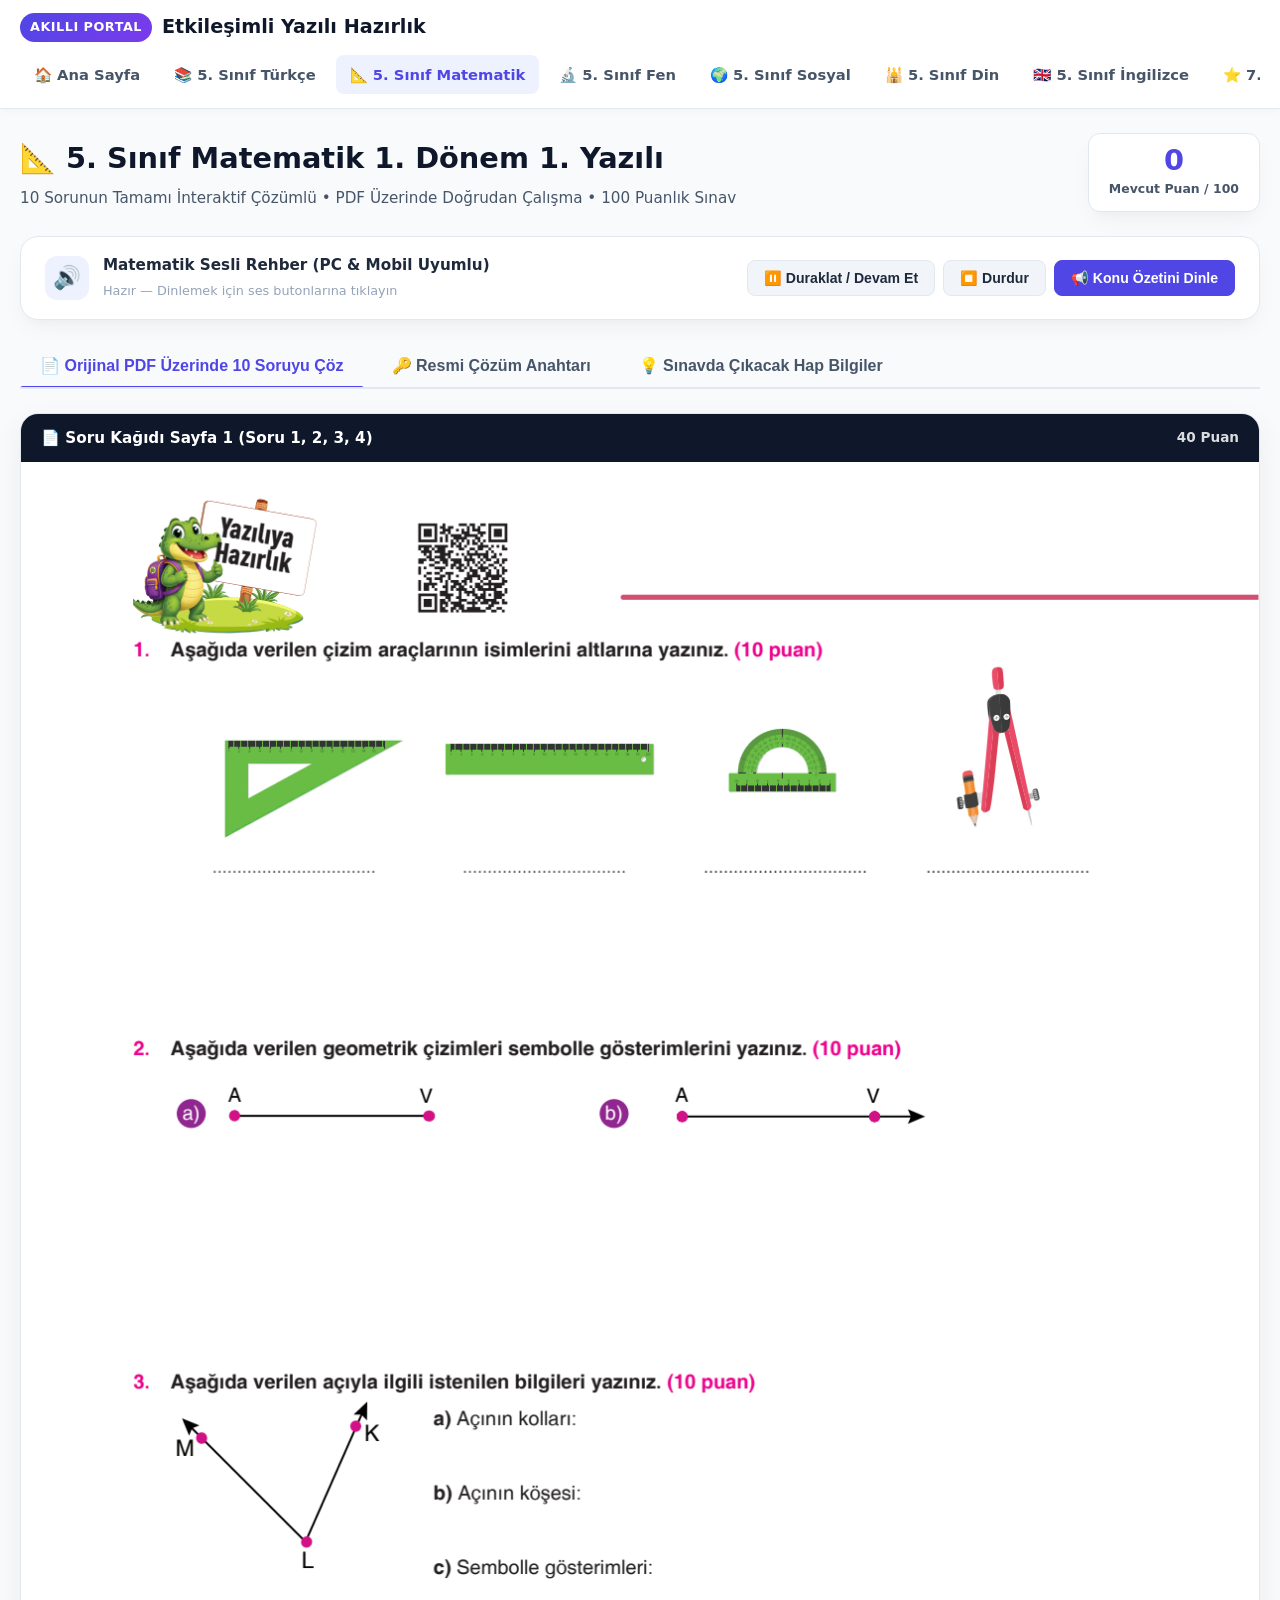
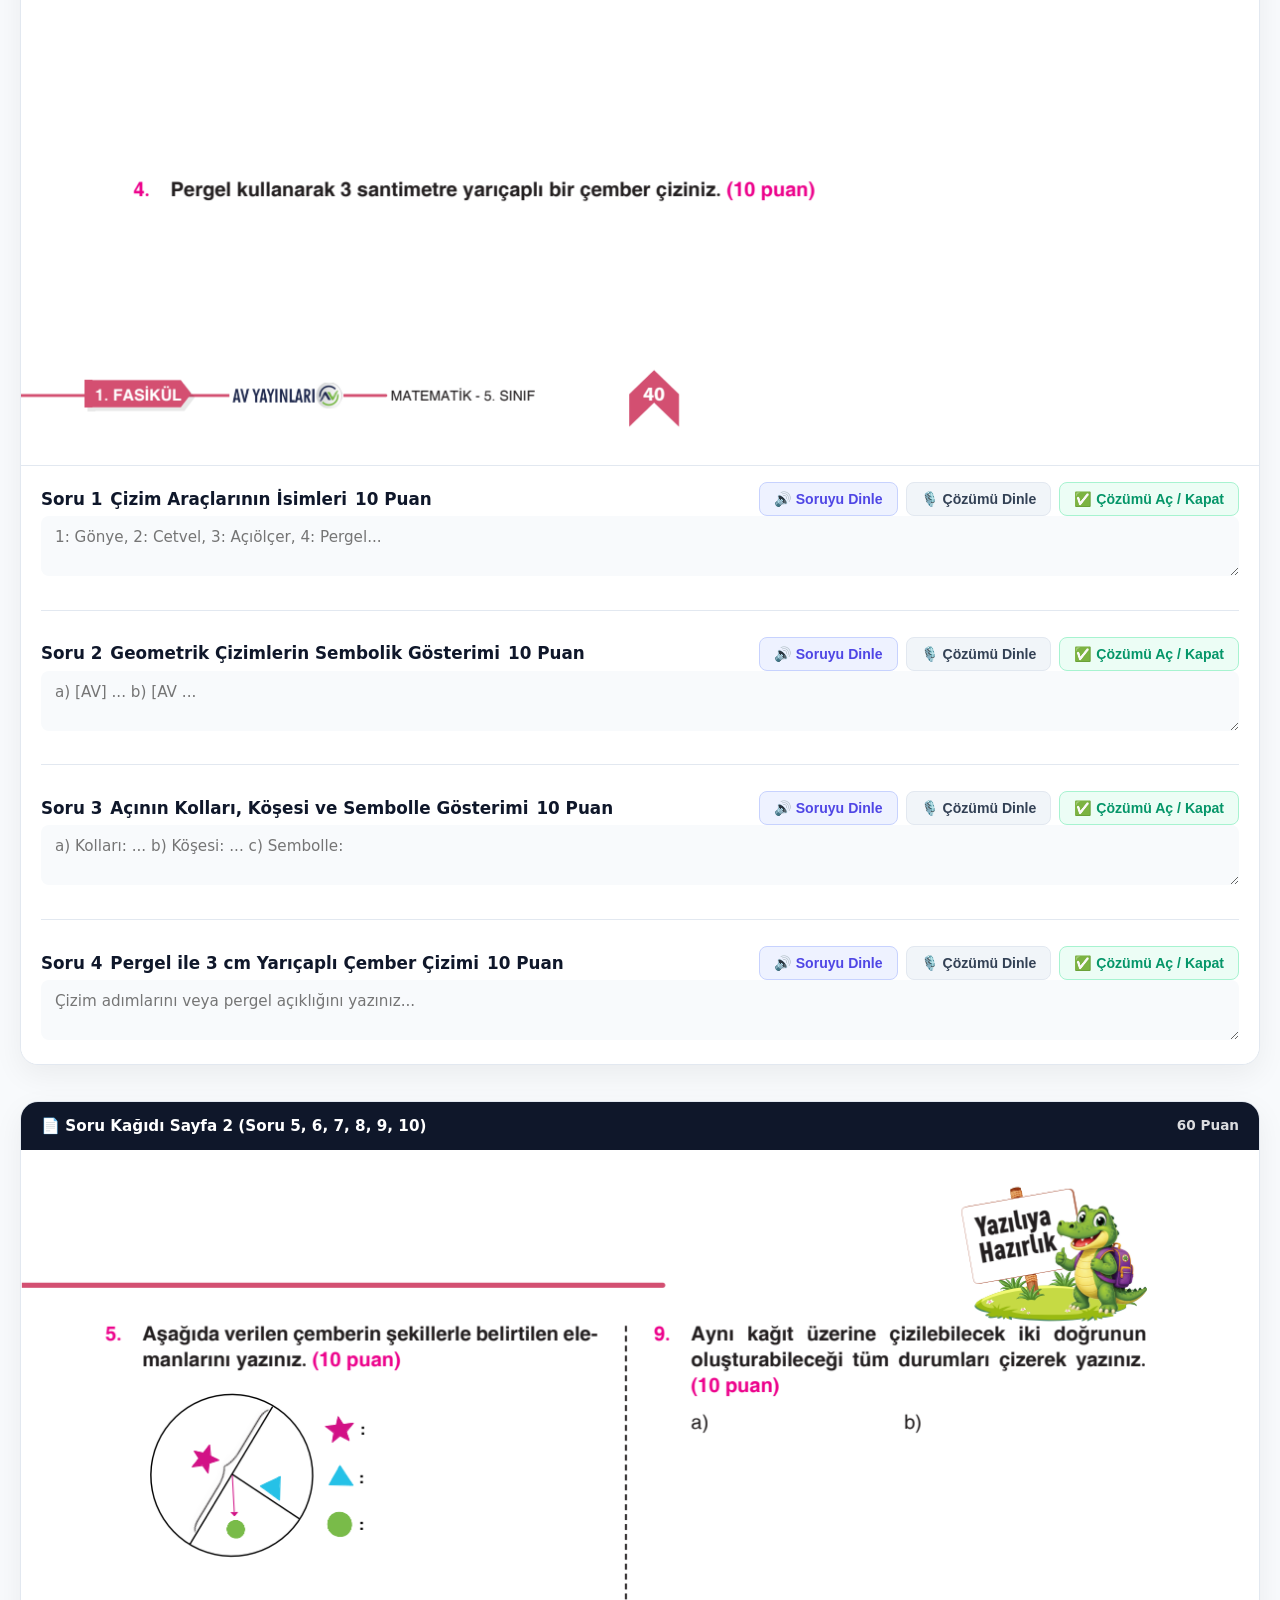
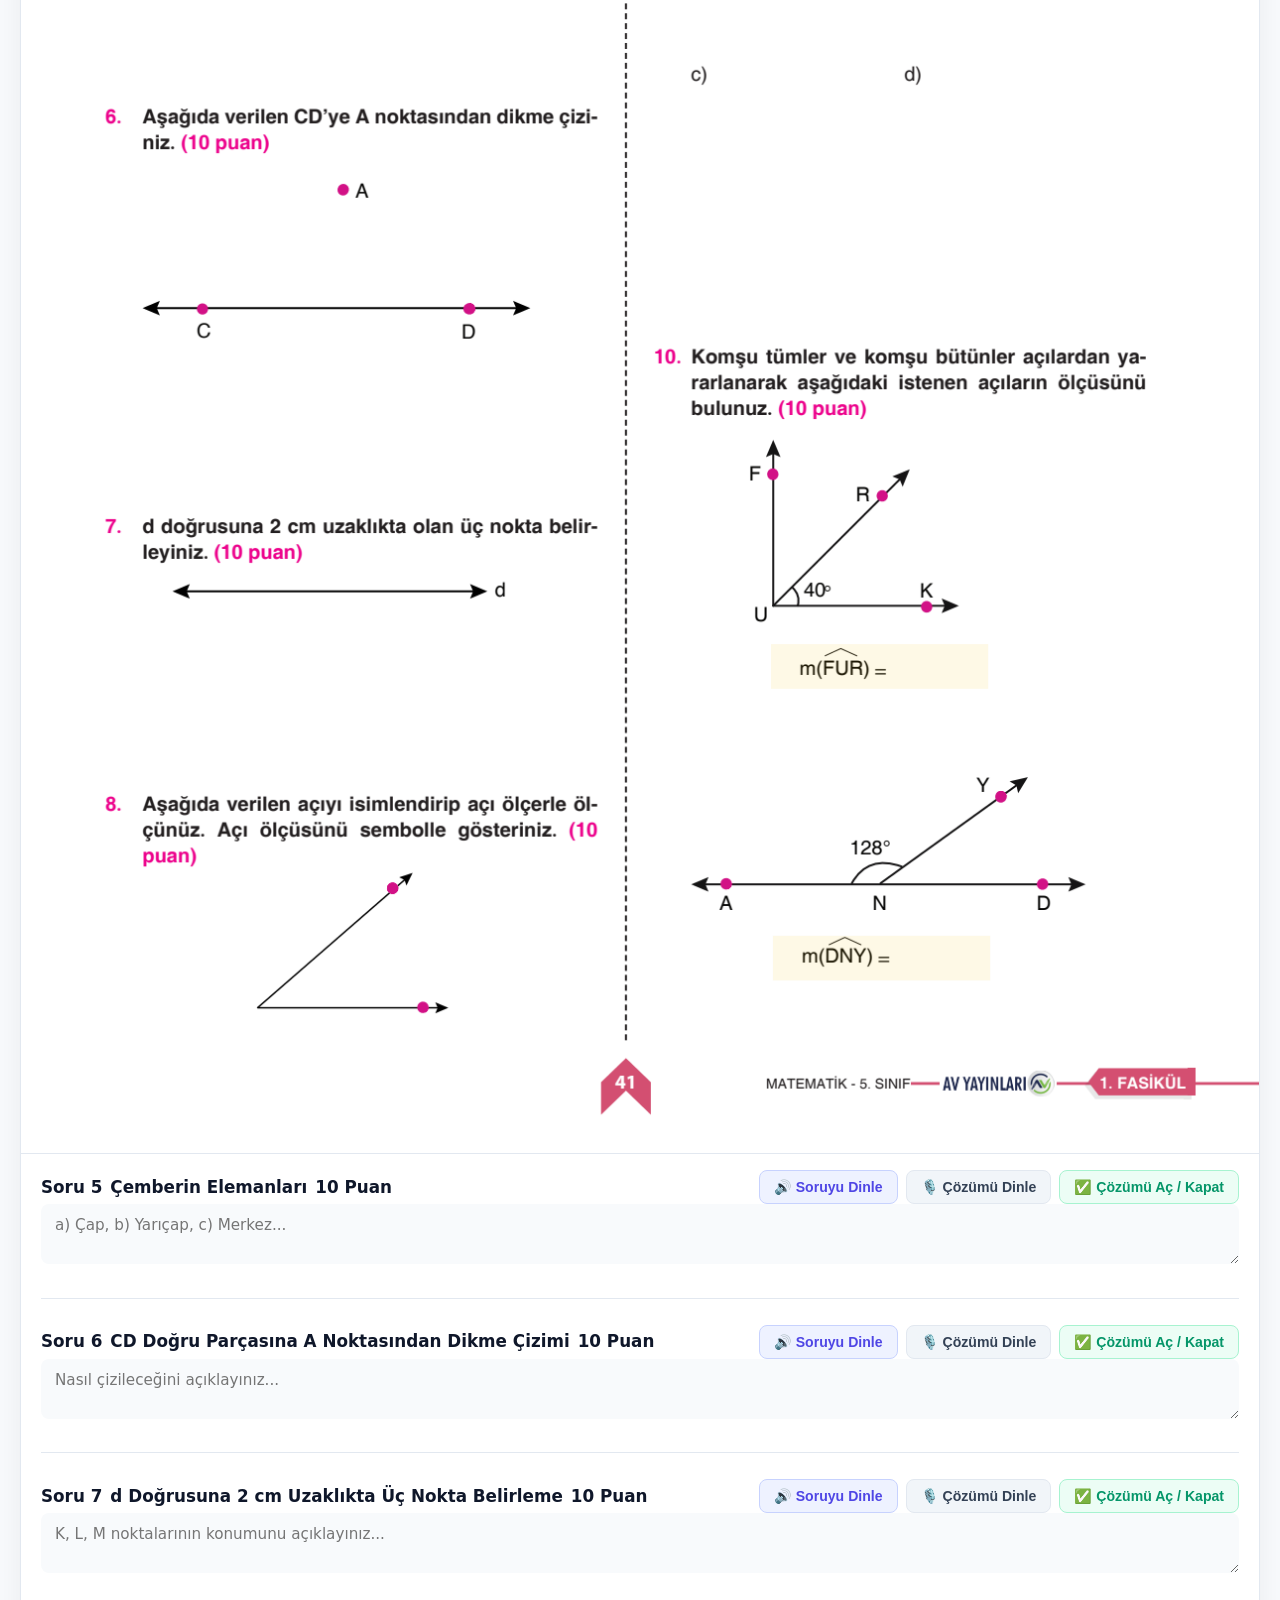
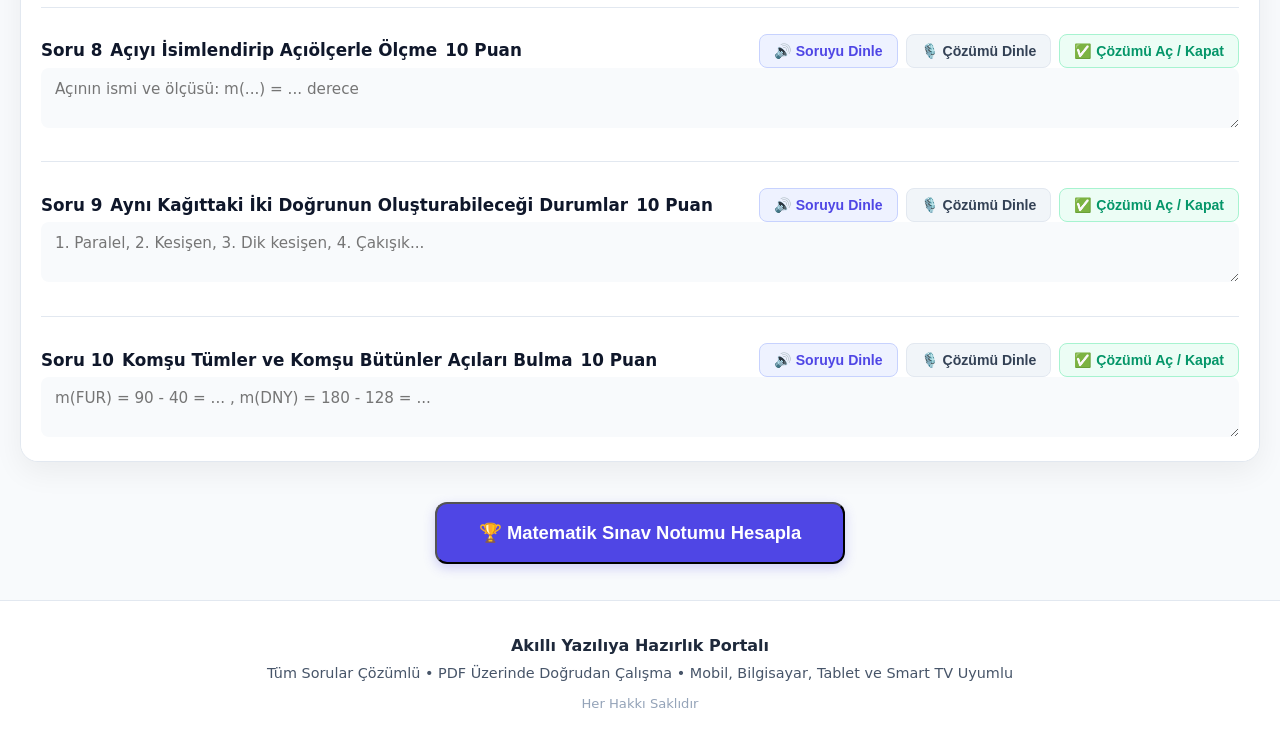
<file: matematik.html>
<!DOCTYPE html>
<html lang="tr">
<head>
  <meta charset="UTF-8">
  <meta name="viewport" content="width=device-width, initial-scale=1.0">
  <title>5. Sınıf Matematik 1. Dönem 1. Yazılı - 10 Sorunun Tamamı Çözümlü</title>
  <link rel="stylesheet" href="assets/css/style.css">
  <link rel="preconnect" href="https://fonts.googleapis.com">
  <link rel="preconnect" href="https://fonts.gstatic.com" crossorigin>
  <link href="https://fonts.googleapis.com/css2?family=Plus+Jakarta+Sans:wght@400;500;600;700;800&display=swap" rel="stylesheet">
</head>
<body class="theme-mat">
  
    <header class="site-header">
      <div class="nav-bar">
        <a href="index.html" class="brand-link">
          <span class="brand-badge">AKILLI PORTAL</span>
          <span>Etkileşimli Yazılı Hazırlık</span>
        </a>
        <nav class="nav-links">
          <a href="index.html" class="nav-link">🏠 Ana Sayfa</a>
<a href="turkce.html" class="nav-link">📚 5. Sınıf Türkçe</a>
<a href="matematik.html" class="nav-link active">📐 5. Sınıf Matematik</a>
<a href="fen-bilimleri.html" class="nav-link">🔬 5. Sınıf Fen</a>
<a href="sosyal-bilgiler.html" class="nav-link">🌍 5. Sınıf Sosyal</a>
<a href="din-kulturu.html" class="nav-link">🕌 5. Sınıf Din</a>
<a href="ingilizce.html" class="nav-link">🇬🇧 5. Sınıf İngilizce</a>
<a href="mebi-sorulari.html" class="nav-link">⭐ 7. Sınıf MEBİ Yazılıları</a>
<a href="qr_giris.html" class="nav-link">📱 Ağ / TV Giriş</a>

        </nav>
      </div>
    </header>
    

  <main class="container">
    <div class="lesson-header">
      <div class="lesson-info">
        <h1><span>📐</span> 5. Sınıf Matematik 1. Dönem 1. Yazılı</h1>
        <p>10 Sorunun Tamamı İnteraktif Çözümlü • PDF Üzerinde Doğrudan Çalışma • 100 Puanlık Sınav</p>
      </div>
      <div class="score-box">
        <div class="score-val" id="currentScoreVal">0</div>
        <div class="score-lbl">Mevcut Puan / 100</div>
      </div>
    </div>

    <!-- Audio Player Bar -->
    <div class="audio-bar">
      <div class="audio-bar-info">
        <div class="audio-icon-pulse">🔊</div>
        <div>
          <strong style="display:block; font-size:0.95rem;">Matematik Sesli Rehber (PC & Mobil Uyumlu)</strong>
          <span id="audioStatusText" style="font-size:0.8rem; color:#94a3b8;">Hazır — Dinlemek için ses butonlarına tıklayın</span>
        </div>
      </div>
      <div class="audio-controls">
        <button class="btn-audio" onclick="portalApp.pauseSpeech()">⏸️ Duraklat / Devam Et</button>
        <button class="btn-audio" onclick="portalApp.stopSpeech()">⏹️ Durdur</button>
        <button class="btn-audio primary" onclick="portalApp.playAudio('mat_summary.mp3', null, '5. Sınıf Matematik 1. Dönem 1. Yazılı Konu Özeti. Geometrik çizim araçları, doğru parçası ve ışın sembolleri, pergel ile çember çizimi, tümler açılar 90 derece ve bütünler açılar 180 derecedir.')">📢 Konu Özetini Dinle</button>
      </div>
    </div>

    <!-- Tabs -->
    <div class="tabs-nav">
      <button class="tab-btn active" data-tab="pdf-pane">📄 Orijinal PDF Üzerinde 10 Soruyu Çöz</button>
      <button class="tab-btn" data-tab="answer-key-pane">🔑 Resmi Çözüm Anahtarı</button>
      <button class="tab-btn" data-tab="summary-pane">💡 Sınavda Çıkacak Hap Bilgiler</button>
    </div>

    <!-- TAB 1: WORKBENCH -->
    <div id="pdf-pane" class="tab-pane active">
      <div class="interactive-pdf-container">
        
        <!-- Sayfa 1 (Soru 1-4) -->
        <div class="pdf-interactive-page">
          <div class="page-banner">
            <span>📄 Soru Kağıdı Sayfa 1 (Soru 1, 2, 3, 4)</span>
            <span style="font-size:0.85rem; opacity:0.85;">40 Puan</span>
          </div>
          <div class="pdf-image-wrap">
            <img src="assets/pdf_pages/matematik/page_1.png" alt="Matematik Sayfa 1" loading="eager">
          </div>
          <div class="pdf-question-controls">
            
    <div class="q-strip" id="q_strip_1">
      <div class="q-strip-header">
        <div class="q-strip-title">
          <span class="q-num-badge">Soru 1</span>
          <strong>Çizim Araçlarının İsimleri</strong>
          <span class="q-pts-pill">10 Puan</span>
        </div>
        <div class="q-strip-actions">
          <button class="btn-q-action audio-play" onclick="portalApp.playAudio('mat_q1.mp3', 'q_strip_1', 'Soru 1. Aşağıda verilen dört adet çizim aracının isimlerini altlarına yazınız.')">🔊 Soruyu Dinle</button>
          <button class="btn-q-action audio-sol" onclick="portalApp.playAudio('mat_sol1.mp3', 'q_strip_1', 'Soru 1\'in çözümü. Sırasıyla: Gönye, Cetvel, Açıölçer yani iletki, ve Pergel.')">🎙️ Çözümü Dinle</button>
          <button class="btn-q-action solution-btn" onclick="portalApp.toggleSolution('sol_reveal_1')">✅ Çözümü Aç / Kapat</button>
        </div>
      </div>
      <textarea class="student-input-box" placeholder="1: Gönye, 2: Cetvel, 3: Açıölçer, 4: Pergel..."></textarea>
      <div id="sol_reveal_1" class="q-solution-reveal">
        <div class="sol-title">📌 Öğretmen Çözümü & Model Cevap:</div>
        <div class="sol-body">1. <strong>Gönye</strong><br>2. <strong>Cetvel</strong><br>3. <strong>Açıölçer (İletki)</strong><br>4. <strong>Pergel</strong></div>
        <div class="self-grading">
          <span>Bu sorudan aldığın puan:</span>
          <button class="grade-btn full" onclick="portalApp.gradeQuestion('q_1', 10, 10, this)">10 Puan (Tam Doğru)</button>
          <button class="grade-btn half" onclick="portalApp.gradeQuestion('q_1', 10, 5, this)">5 Puan (Kısmi)</button>
          <button class="grade-btn zero" onclick="portalApp.gradeQuestion('q_1', 10, 0, this)">0 Puan</button>
        </div>
      </div>
    </div>
    
            <hr style="border:none; border-top:1px solid #e2e8f0; margin:14px 0;">
            
    <div class="q-strip" id="q_strip_2">
      <div class="q-strip-header">
        <div class="q-strip-title">
          <span class="q-num-badge">Soru 2</span>
          <strong>Geometrik Çizimlerin Sembolik Gösterimi</strong>
          <span class="q-pts-pill">10 Puan</span>
        </div>
        <div class="q-strip-actions">
          <button class="btn-q-action audio-play" onclick="portalApp.playAudio('mat_q2.mp3', 'q_strip_2', 'Soru 2. A ve V noktalarıyla verilen doğru parçası ve ışının sembolle gösterimini yazınız.')">🔊 Soruyu Dinle</button>
          <button class="btn-q-action audio-sol" onclick="portalApp.playAudio('mat_sol2.mp3', 'q_strip_2', 'Soru 2\'nin çözümü. A şıkkı doğru parçası olduğu için köşeli parantez AV veya köşeli parantez VA. B şıkkı ışın olduğu için köşeli parantez AV şeklinde gösterilir.')">🎙️ Çözümü Dinle</button>
          <button class="btn-q-action solution-btn" onclick="portalApp.toggleSolution('sol_reveal_2')">✅ Çözümü Aç / Kapat</button>
        </div>
      </div>
      <textarea class="student-input-box" placeholder="a) [AV] ... b) [AV ..."></textarea>
      <div id="sol_reveal_2" class="q-solution-reveal">
        <div class="sol-title">📌 Öğretmen Çözümü & Model Cevap:</div>
        <div class="sol-body">a) Doğru Parçası: <strong>[AV]</strong> veya <strong>[VA]</strong><br>b) Işın (A noktası kapalı, V yönünde sonsuz): <strong>[AV</strong> veya <strong>[AV)</strong></div>
        <div class="self-grading">
          <span>Bu sorudan aldığın puan:</span>
          <button class="grade-btn full" onclick="portalApp.gradeQuestion('q_2', 10, 10, this)">10 Puan (Tam Doğru)</button>
          <button class="grade-btn half" onclick="portalApp.gradeQuestion('q_2', 10, 5, this)">5 Puan (Kısmi)</button>
          <button class="grade-btn zero" onclick="portalApp.gradeQuestion('q_2', 10, 0, this)">0 Puan</button>
        </div>
      </div>
    </div>
    
            <hr style="border:none; border-top:1px solid #e2e8f0; margin:14px 0;">
            
    <div class="q-strip" id="q_strip_3">
      <div class="q-strip-header">
        <div class="q-strip-title">
          <span class="q-num-badge">Soru 3</span>
          <strong>Açının Kolları, Köşesi ve Sembolle Gösterimi</strong>
          <span class="q-pts-pill">10 Puan</span>
        </div>
        <div class="q-strip-actions">
          <button class="btn-q-action audio-play" onclick="portalApp.playAudio('mat_q3.mp3', 'q_strip_3', 'Soru 3. Şekilde verilen açının kollarını, köşesini ve sembolle gösterimlerini yazınız.')">🔊 Soruyu Dinle</button>
          <button class="btn-q-action audio-sol" onclick="portalApp.playAudio('mat_sol3.mp3', 'q_strip_3', 'Soru 3\'ün çözümü. Açının kolları LM ışını ve LK ışınıdır. Köşesi L noktasıdır. Sembolle gösterimi M L K açısı, K L M açısı veya sadece L açısıdır.')">🎙️ Çözümü Dinle</button>
          <button class="btn-q-action solution-btn" onclick="portalApp.toggleSolution('sol_reveal_3')">✅ Çözümü Aç / Kapat</button>
        </div>
      </div>
      <textarea class="student-input-box" placeholder="a) Kolları: ... b) Köşesi: ... c) Sembolle:"></textarea>
      <div id="sol_reveal_3" class="q-solution-reveal">
        <div class="sol-title">📌 Öğretmen Çözümü & Model Cevap:</div>
        <div class="sol-body">a) <strong>Açının Kolları:</strong> [LM ışını ve [LK ışını<br>b) <strong>Açının Köşesi:</strong> L noktası<br>c) <strong>Sembolle Gösterimleri:</strong> ML̂K, KL̂M, L̂</div>
        <div class="self-grading">
          <span>Bu sorudan aldığın puan:</span>
          <button class="grade-btn full" onclick="portalApp.gradeQuestion('q_3', 10, 10, this)">10 Puan (Tam Doğru)</button>
          <button class="grade-btn half" onclick="portalApp.gradeQuestion('q_3', 10, 5, this)">5 Puan (Kısmi)</button>
          <button class="grade-btn zero" onclick="portalApp.gradeQuestion('q_3', 10, 0, this)">0 Puan</button>
        </div>
      </div>
    </div>
    
            <hr style="border:none; border-top:1px solid #e2e8f0; margin:14px 0;">
            
    <div class="q-strip" id="q_strip_4">
      <div class="q-strip-header">
        <div class="q-strip-title">
          <span class="q-num-badge">Soru 4</span>
          <strong>Pergel ile 3 cm Yarıçaplı Çember Çizimi</strong>
          <span class="q-pts-pill">10 Puan</span>
        </div>
        <div class="q-strip-actions">
          <button class="btn-q-action audio-play" onclick="portalApp.playAudio('mat_q4.mp3', 'q_strip_4', 'Soru 4. Pergel kullanarak 3 santimetre yarıçaplı bir çember çiziniz.')">🔊 Soruyu Dinle</button>
          <button class="btn-q-action audio-sol" onclick="portalApp.playAudio('mat_sol4.mp3', 'q_strip_4', 'Soru 4\'ün çözümü. Pergelin sivri ucu ile kalem ucu arasındaki mesafe cetvel üzerinde 3 santimetre açılır. Sivri uç merkez olarak sabitlenip 360 derece döndürülerek çizilir.')">🎙️ Çözümü Dinle</button>
          <button class="btn-q-action solution-btn" onclick="portalApp.toggleSolution('sol_reveal_4')">✅ Çözümü Aç / Kapat</button>
        </div>
      </div>
      <textarea class="student-input-box" placeholder="Çizim adımlarını veya pergel açıklığını yazınız..."></textarea>
      <div id="sol_reveal_4" class="q-solution-reveal">
        <div class="sol-title">📌 Öğretmen Çözümü & Model Cevap:</div>
        <div class="sol-body"><strong>Çizim Adımları:</strong><br>1. Cetvel üzerinde pergelin açıklığı tam <strong>3 cm</strong> ayarlanır.<br>2. Sayfada bir 'M' (Merkez) noktası belirlenir.<br>3. Pergelin iğneli ucu M noktasına sabitlenerek kalem 360° döndürülür.<br><em>Elde edilen çemberin yarıçapı r = 3 cm, çapı R = 6 cm olur.</em></div>
        <div class="self-grading">
          <span>Bu sorudan aldığın puan:</span>
          <button class="grade-btn full" onclick="portalApp.gradeQuestion('q_4', 10, 10, this)">10 Puan (Tam Doğru)</button>
          <button class="grade-btn half" onclick="portalApp.gradeQuestion('q_4', 10, 5, this)">5 Puan (Kısmi)</button>
          <button class="grade-btn zero" onclick="portalApp.gradeQuestion('q_4', 10, 0, this)">0 Puan</button>
        </div>
      </div>
    </div>
    
          </div>
        </div>

        <!-- Sayfa 2 (Soru 5-10) -->
        <div class="pdf-interactive-page">
          <div class="page-banner">
            <span>📄 Soru Kağıdı Sayfa 2 (Soru 5, 6, 7, 8, 9, 10)</span>
            <span style="font-size:0.85rem; opacity:0.85;">60 Puan</span>
          </div>
          <div class="pdf-image-wrap">
            <img src="assets/pdf_pages/matematik/page_2.png" alt="Matematik Sayfa 2" loading="lazy">
          </div>
          <div class="pdf-question-controls">
            
    <div class="q-strip" id="q_strip_5">
      <div class="q-strip-header">
        <div class="q-strip-title">
          <span class="q-num-badge">Soru 5</span>
          <strong>Çemberin Elemanları</strong>
          <span class="q-pts-pill">10 Puan</span>
        </div>
        <div class="q-strip-actions">
          <button class="btn-q-action audio-play" onclick="portalApp.playAudio('mat_q5.mp3', 'q_strip_5', 'Soru 5. Aşağıda verilen çemberin şekillerle belirtilen elemanlarını yazınız.')">🔊 Soruyu Dinle</button>
          <button class="btn-q-action audio-sol" onclick="portalApp.playAudio('mat_sol5.mp3', 'q_strip_5', 'Soru 5\'in çözümü. Çemberin elemanları: Çap, Yarıçap ve Merkez.')">🎙️ Çözümü Dinle</button>
          <button class="btn-q-action solution-btn" onclick="portalApp.toggleSolution('sol_reveal_5')">✅ Çözümü Aç / Kapat</button>
        </div>
      </div>
      <textarea class="student-input-box" placeholder="a) Çap, b) Yarıçap, c) Merkez..."></textarea>
      <div id="sol_reveal_5" class="q-solution-reveal">
        <div class="sol-title">📌 Öğretmen Çözümü & Model Cevap:</div>
        <div class="sol-body">a) <strong>Çap:</strong> Çemberin merkezinden geçen ve iki noktayı birleştiren en uzun doğru parçasıdır (2r).<br>b) <strong>Yarıçap:</strong> Merkezden çember üzerindeki herhangi bir noktaya olan uzaklıktır (r).<br>c) <strong>Merkez:</strong> Çemberin tam orta sabit noktasıdır (M).</div>
        <div class="self-grading">
          <span>Bu sorudan aldığın puan:</span>
          <button class="grade-btn full" onclick="portalApp.gradeQuestion('q_5', 10, 10, this)">10 Puan (Tam Doğru)</button>
          <button class="grade-btn half" onclick="portalApp.gradeQuestion('q_5', 10, 5, this)">5 Puan (Kısmi)</button>
          <button class="grade-btn zero" onclick="portalApp.gradeQuestion('q_5', 10, 0, this)">0 Puan</button>
        </div>
      </div>
    </div>
    
            <hr style="border:none; border-top:1px solid #e2e8f0; margin:14px 0;">
            
    <div class="q-strip" id="q_strip_6">
      <div class="q-strip-header">
        <div class="q-strip-title">
          <span class="q-num-badge">Soru 6</span>
          <strong>CD Doğru Parçasına A Noktasından Dikme Çizimi</strong>
          <span class="q-pts-pill">10 Puan</span>
        </div>
        <div class="q-strip-actions">
          <button class="btn-q-action audio-play" onclick="portalApp.playAudio('mat_q6.mp3', 'q_strip_6', 'Soru 6. CD doğru parçasına A noktasından dikme çiziniz.')">🔊 Soruyu Dinle</button>
          <button class="btn-q-action audio-sol" onclick="portalApp.playAudio('mat_sol6.mp3', 'q_strip_6', 'Soru 6\'nın çözümü. Gönyenin dik kenarlarından biri CD doğrusunun üzerine yerleştirilir, diğer dik kenar A noktasına getirilerek aşağı doğru dikme doğru parçası çizilir.')">🎙️ Çözümü Dinle</button>
          <button class="btn-q-action solution-btn" onclick="portalApp.toggleSolution('sol_reveal_6')">✅ Çözümü Aç / Kapat</button>
        </div>
      </div>
      <textarea class="student-input-box" placeholder="Nasıl çizileceğini açıklayınız..."></textarea>
      <div id="sol_reveal_6" class="q-solution-reveal">
        <div class="sol-title">📌 Öğretmen Çözümü & Model Cevap:</div>
        <div class="sol-body"><strong>Dikme Çizimi:</strong><br>Gönye kullanılarak A noktasından CD doğrusuna 90 derecelik dikme indirilir. Sembolle: <strong>[AH] ⊥ CD</strong>.</div>
        <div class="self-grading">
          <span>Bu sorudan aldığın puan:</span>
          <button class="grade-btn full" onclick="portalApp.gradeQuestion('q_6', 10, 10, this)">10 Puan (Tam Doğru)</button>
          <button class="grade-btn half" onclick="portalApp.gradeQuestion('q_6', 10, 5, this)">5 Puan (Kısmi)</button>
          <button class="grade-btn zero" onclick="portalApp.gradeQuestion('q_6', 10, 0, this)">0 Puan</button>
        </div>
      </div>
    </div>
    
            <hr style="border:none; border-top:1px solid #e2e8f0; margin:14px 0;">
            
    <div class="q-strip" id="q_strip_7">
      <div class="q-strip-header">
        <div class="q-strip-title">
          <span class="q-num-badge">Soru 7</span>
          <strong>d Doğrusuna 2 cm Uzaklıkta Üç Nokta Belirleme</strong>
          <span class="q-pts-pill">10 Puan</span>
        </div>
        <div class="q-strip-actions">
          <button class="btn-q-action audio-play" onclick="portalApp.playAudio('mat_q7.mp3', 'q_strip_7', 'Soru 7. d doğrusuna 2 santimetre uzaklıkta olan üç nokta belirleyiniz.')">🔊 Soruyu Dinle</button>
          <button class="btn-q-action audio-sol" onclick="portalApp.playAudio('mat_sol7.mp3', 'q_strip_7', 'Soru 7\'nin çözümü. d doğrusu üzerinde farklı yerlerden 2 santimetrelik dikmeler çıkılarak K, L, M noktaları işaretlenir. Bu noktalar d doğrusuna paralel bir doğru üzerinde yer alır.')">🎙️ Çözümü Dinle</button>
          <button class="btn-q-action solution-btn" onclick="portalApp.toggleSolution('sol_reveal_7')">✅ Çözümü Aç / Kapat</button>
        </div>
      </div>
      <textarea class="student-input-box" placeholder="K, L, M noktalarının konumunu açıklayınız..."></textarea>
      <div id="sol_reveal_7" class="q-solution-reveal">
        <div class="sol-title">📌 Öğretmen Çözümü & Model Cevap:</div>
        <div class="sol-body"><strong>Çözüm:</strong><br>d doğrusuna dik doğrultuda 2 cm mesafede <strong>K, L, M</strong> noktaları işaretlenir. Bu üç nokta birleştirildiğinde d doğrusuna paralel yeni bir doğru oluşur.</div>
        <div class="self-grading">
          <span>Bu sorudan aldığın puan:</span>
          <button class="grade-btn full" onclick="portalApp.gradeQuestion('q_7', 10, 10, this)">10 Puan (Tam Doğru)</button>
          <button class="grade-btn half" onclick="portalApp.gradeQuestion('q_7', 10, 5, this)">5 Puan (Kısmi)</button>
          <button class="grade-btn zero" onclick="portalApp.gradeQuestion('q_7', 10, 0, this)">0 Puan</button>
        </div>
      </div>
    </div>
    
            <hr style="border:none; border-top:1px solid #e2e8f0; margin:14px 0;">
            
    <div class="q-strip" id="q_strip_8">
      <div class="q-strip-header">
        <div class="q-strip-title">
          <span class="q-num-badge">Soru 8</span>
          <strong>Açıyı İsimlendirip Açıölçerle Ölçme</strong>
          <span class="q-pts-pill">10 Puan</span>
        </div>
        <div class="q-strip-actions">
          <button class="btn-q-action audio-play" onclick="portalApp.playAudio('mat_q8.mp3', 'q_strip_8', 'Soru 8. Şekilde verilen açıyı isimlendirip açıölçerle ölçünüz ve ölçüsünü sembolle gösteriniz.')">🔊 Soruyu Dinle</button>
          <button class="btn-q-action audio-sol" onclick="portalApp.playAudio('mat_sol8.mp3', 'q_strip_8', 'Soru 8\'in çözümü. Açının ölçüsü 40 derecedir. Gösterimi m A B C açısı eşittir 40 derece.')">🎙️ Çözümü Dinle</button>
          <button class="btn-q-action solution-btn" onclick="portalApp.toggleSolution('sol_reveal_8')">✅ Çözümü Aç / Kapat</button>
        </div>
      </div>
      <textarea class="student-input-box" placeholder="Açının ismi ve ölçüsü: m(...) = ... derece"></textarea>
      <div id="sol_reveal_8" class="q-solution-reveal">
        <div class="sol-title">📌 Öğretmen Çözümü & Model Cevap:</div>
        <div class="sol-body"><strong>Ölçüm Sonucu:</strong><br>• Açının Adı: ABC açısı (B̂)<br>• Ölçüsü: <strong>40°</strong><br>• Sembolle Gösterimi: <strong>m(AB̂C) = 40°</strong> veya <strong>s(B̂) = 40°</strong></div>
        <div class="self-grading">
          <span>Bu sorudan aldığın puan:</span>
          <button class="grade-btn full" onclick="portalApp.gradeQuestion('q_8', 10, 10, this)">10 Puan (Tam Doğru)</button>
          <button class="grade-btn half" onclick="portalApp.gradeQuestion('q_8', 10, 5, this)">5 Puan (Kısmi)</button>
          <button class="grade-btn zero" onclick="portalApp.gradeQuestion('q_8', 10, 0, this)">0 Puan</button>
        </div>
      </div>
    </div>
    
            <hr style="border:none; border-top:1px solid #e2e8f0; margin:14px 0;">
            
    <div class="q-strip" id="q_strip_9">
      <div class="q-strip-header">
        <div class="q-strip-title">
          <span class="q-num-badge">Soru 9</span>
          <strong>Aynı Kağıttaki İki Doğrunun Oluşturabileceği Durumlar</strong>
          <span class="q-pts-pill">10 Puan</span>
        </div>
        <div class="q-strip-actions">
          <button class="btn-q-action audio-play" onclick="portalApp.playAudio('mat_q9.mp3', 'q_strip_9', 'Soru 9. Aynı kağıt üzerine çizilebilecek iki doğrunun oluşturabileceği tüm durumları çizerek yazınız.')">🔊 Soruyu Dinle</button>
          <button class="btn-q-action audio-sol" onclick="portalApp.playAudio('mat_sol9.mp3', 'q_strip_9', 'Soru 9\'un çözümü. İki doğru paralel olabilir, tek bir noktada kesişebilir, dik kesişebilir veya çakışık olabilir.')">🎙️ Çözümü Dinle</button>
          <button class="btn-q-action solution-btn" onclick="portalApp.toggleSolution('sol_reveal_9')">✅ Çözümü Aç / Kapat</button>
        </div>
      </div>
      <textarea class="student-input-box" placeholder="1. Paralel, 2. Kesişen, 3. Dik kesişen, 4. Çakışık..."></textarea>
      <div id="sol_reveal_9" class="q-solution-reveal">
        <div class="sol-title">📌 Öğretmen Çözümü & Model Cevap:</div>
        <div class="sol-body"><strong>1. Paralel Doğrular:</strong> Hiçbir noktada kesişmezler (d // e).<br><strong>2. Kesişen Doğrular:</strong> Tek bir ortak noktada kesişirler.<br><strong>3. Dik Kesişen Doğrular:</strong> Aralarındaki açı 90° olarak kesişirler (d ⊥ e).<br><strong>4. Çakışık Doğrular:</strong> Tüm noktaları ortaktır, üst üste binerler.</div>
        <div class="self-grading">
          <span>Bu sorudan aldığın puan:</span>
          <button class="grade-btn full" onclick="portalApp.gradeQuestion('q_9', 10, 10, this)">10 Puan (Tam Doğru)</button>
          <button class="grade-btn half" onclick="portalApp.gradeQuestion('q_9', 10, 5, this)">5 Puan (Kısmi)</button>
          <button class="grade-btn zero" onclick="portalApp.gradeQuestion('q_9', 10, 0, this)">0 Puan</button>
        </div>
      </div>
    </div>
    
            <hr style="border:none; border-top:1px solid #e2e8f0; margin:14px 0;">
            
    <div class="q-strip" id="q_strip_10">
      <div class="q-strip-header">
        <div class="q-strip-title">
          <span class="q-num-badge">Soru 10</span>
          <strong>Komşu Tümler ve Komşu Bütünler Açıları Bulma</strong>
          <span class="q-pts-pill">10 Puan</span>
        </div>
        <div class="q-strip-actions">
          <button class="btn-q-action audio-play" onclick="portalApp.playAudio('mat_q10.mp3', 'q_strip_10', 'Soru 10. Komşu tümler ve komşu bütünler açılardan yararlanarak FUR ve DNY açılarının ölçüsünü bulunuz.')">🔊 Soruyu Dinle</button>
          <button class="btn-q-action audio-sol" onclick="portalApp.playAudio('mat_sol10.mp3', 'q_strip_10', 'Soru 10\'un çözümü. Tümler açılar toplamı 90 derecedir: 90 eksi 40 eşittir 50 derece. Bütünler açılar toplamı 180 derecedir: 180 eksi 128 eşittir 52 derece.')">🎙️ Çözümü Dinle</button>
          <button class="btn-q-action solution-btn" onclick="portalApp.toggleSolution('sol_reveal_10')">✅ Çözümü Aç / Kapat</button>
        </div>
      </div>
      <textarea class="student-input-box" placeholder="m(FUR) = 90 - 40 = ... , m(DNY) = 180 - 128 = ..."></textarea>
      <div id="sol_reveal_10" class="q-solution-reveal">
        <div class="sol-title">📌 Öğretmen Çözümü & Model Cevap:</div>
        <div class="sol-body"><strong>1. Durum (Tümler Açılar - Toplam 90°):</strong><br>m(FÛR) = 90° - 40° = <strong>50°</strong><br><br><strong>2. Durum (Bütünler Açılar - Toplam 180°):</strong><br>m(DNY) = 180° - 128° = <strong>52°</strong></div>
        <div class="self-grading">
          <span>Bu sorudan aldığın puan:</span>
          <button class="grade-btn full" onclick="portalApp.gradeQuestion('q_10', 10, 10, this)">10 Puan (Tam Doğru)</button>
          <button class="grade-btn half" onclick="portalApp.gradeQuestion('q_10', 10, 5, this)">5 Puan (Kısmi)</button>
          <button class="grade-btn zero" onclick="portalApp.gradeQuestion('q_10', 10, 0, this)">0 Puan</button>
        </div>
      </div>
    </div>
    
          </div>
        </div>

      </div>

      <div style="text-align: center; margin: 36px 0;">
        <button class="btn-start" style="padding: 18px 42px; font-size: 1.15rem; cursor: pointer;" onclick="portalApp.finishExam()">
          🏆 Matematik Sınav Notumu Hesapla
        </button>
      </div>
    </div>

    <!-- TAB 2: ANSWER KEY -->
    <div id="answer-key-pane" class="tab-pane">
      <div class="pdf-interactive-page">
        <div class="page-banner" style="background:#047857;">
          <span>📄 Orijinal Öğretmen Çözüm Anahtarı Sayfa 3 & 4</span>
          <span style="font-size:0.85rem; opacity:0.85;">Resmi Çözümler</span>
        </div>
        <div class="pdf-image-wrap">
          <img src="assets/pdf_pages/matematik/page_3.png" alt="Matematik Cevap 3" loading="lazy">
        </div>
        <div class="pdf-image-wrap" style="border-top:2px solid #e2e8f0;">
          <img src="assets/pdf_pages/matematik/page_4.png" alt="Matematik Cevap 4" loading="lazy">
        </div>
      </div>
    </div>

    <!-- TAB 3: SUMMARY -->
    <div id="summary-pane" class="tab-pane">
      <div class="summary-cards">
        <div class="summary-card">
          <h4>📐 1. Geometrik Çizim Araçları</h4>
          <ul>
            <li><strong>Cetvel:</strong> Doğru parçası çizimi ve uzunluk ölçümü.</li>
            <li><strong>Gönye:</strong> 90 derecelik diklik ve dikme çizimleri.</li>
            <li><strong>İletki (Açıölçer):</strong> Açının derece cinsinden ölçümü (0° - 180°).</li>
            <li><strong>Pergel:</strong> Belirli yarıçapta çember ve yay çizimi.</li>
          </ul>
        </div>
        <div class="summary-card">
          <h4>📏 2. Tümler ve Bütünler Açılar</h4>
          <ul>
            <li><strong>Tümler Açılar:</strong> Ölçüleri toplamı 90°'dir. Örn: 40°'nin tümleri 50°'dir.</li>
            <li><strong>Bütünler Açılar:</strong> Ölçüleri toplamı 180°'dir. Örn: 128°'nin bütünleri 52°'dir.</li>
          </ul>
        </div>
      </div>
    </div>

  </main>

  
    <div id="scoreModal" class="modal-overlay">
      <div class="modal-content">
        <h2>🎉 Sınav Çalışması Tamamlandı!</h2>
        <div class="modal-score" id="finalScoreVal">100</div>
        <p style="font-weight: 700; color: #64748b; margin-bottom: 12px;">Toplam Puan / 100</p>
        <p id="scoreFeedback" style="font-size: 1.05rem; line-height: 1.5; color: #334155;">Harika bir çalışma gerçekleştirdin!</p>
        <button class="btn-modal" onclick="portalApp.closeModal()">Kapat ve İncelemeye Devam Et</button>
      </div>
    </div>
    
  
    <footer class="site-footer">
      <div class="container">
        <p style="font-weight: 700; color: #1e293b; font-size: 1rem;">Akıllı Yazılıya Hazırlık Portalı</p>
        <p style="margin-top: 4px;">Tüm Sorular Çözümlü • PDF Üzerinde Doğrudan Çalışma • Mobil, Bilgisayar, Tablet ve Smart TV Uyumlu</p>
        <p style="margin-top: 8px; font-size: 0.82rem; color: #94a3b8;">Her Hakkı Saklıdır</p>
      </div>
    </footer>
    

  <script src="assets/js/app.js"></script>
  <script>
    initLesson('matematik', 'tr-TR');
  </script>
</body>
</html>
</file>
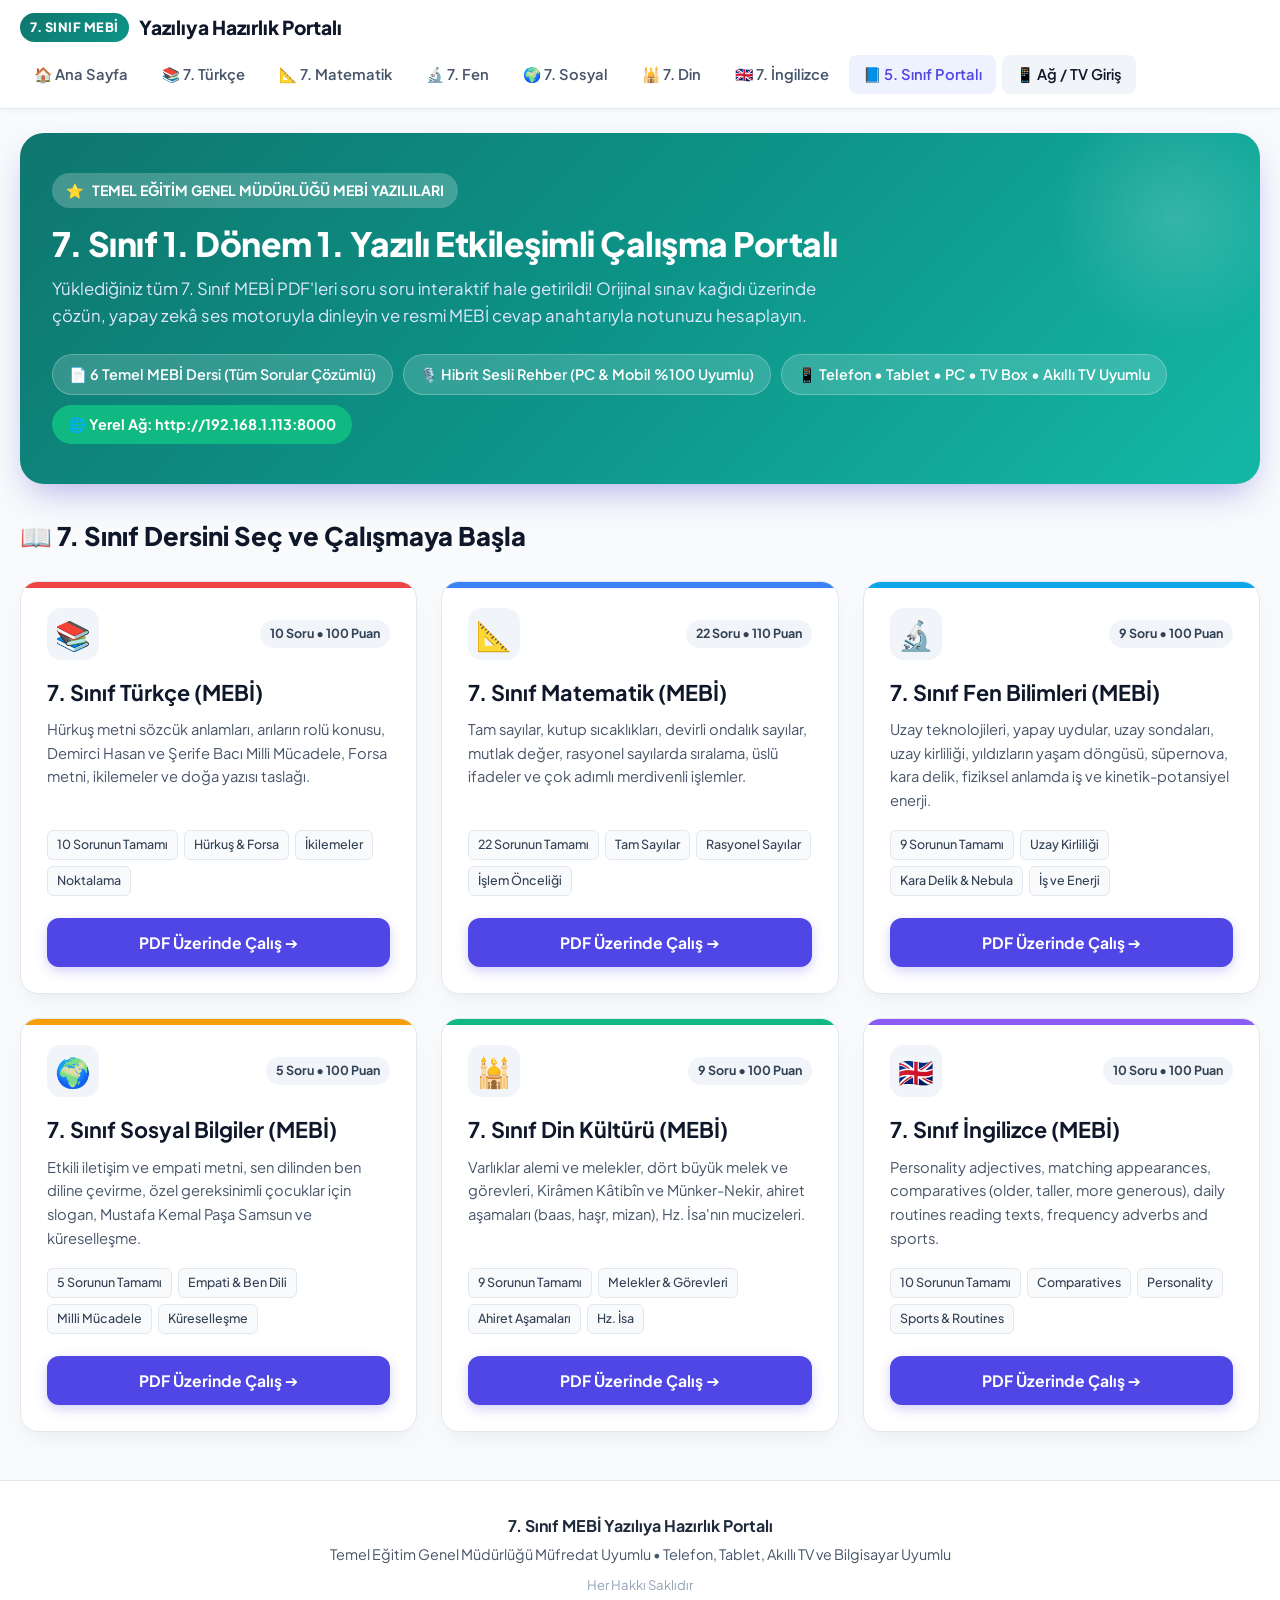
<file: mebi-sorulari.html>
<!DOCTYPE html>
<html lang="tr">
<head>
  <meta charset="UTF-8">
  <meta name="viewport" content="width=device-width, initial-scale=1.0">
  <title>7. Sınıf MEBİ Yazılıya Hazırlık Portalı - Tüm Dersler Çözümlü</title>
  <link rel="stylesheet" href="assets/css/style.css">
  <link rel="preconnect" href="https://fonts.googleapis.com">
  <link rel="preconnect" href="https://fonts.gstatic.com" crossorigin>
  <link href="https://fonts.googleapis.com/css2?family=Plus+Jakarta+Sans:wght@400;500;600;700;800&display=swap" rel="stylesheet">
  <style>body { font-family: 'Plus Jakarta Sans', system-ui, sans-serif; }</style>
</head>
<body>

  <!-- Top Sticky Header -->
  <header class="site-header">
    <div class="nav-bar">
      <a href="index.html" class="brand-link">
        <span class="brand-badge" style="background: linear-gradient(135deg, #0f766e, #0d9488);">7. SINIF MEBİ</span>
        <span>Yazılıya Hazırlık Portalı</span>
      </a>
      <nav class="nav-links">
        <a href="index.html" class="nav-link">🏠 Ana Sayfa</a>
        <a href="7-turkce.html" class="nav-link">📚 7. Türkçe</a>
        <a href="7-matematik.html" class="nav-link">📐 7. Matematik</a>
        <a href="7-fen-bilimleri.html" class="nav-link">🔬 7. Fen</a>
        <a href="7-sosyal-bilgiler.html" class="nav-link">🌍 7. Sosyal</a>
        <a href="7-din-kulturu.html" class="nav-link">🕌 7. Din</a>
        <a href="7-ingilizce.html" class="nav-link">🇬🇧 7. İngilizce</a>
        <a href="turkce.html" class="nav-link" style="background:#eef2ff; color:#4f46e5;">📘 5. Sınıf Portalı</a>
        <a href="qr_giris.html" class="nav-link" style="background:#f1f5f9; color:#0f172a;">📱 Ağ / TV Giriş</a>
      </nav>
    </div>
  </header>

  <main class="container">
    <section class="hero" style="background: linear-gradient(135deg, #0f766e 0%, #0d9488 50%, #14b8a6 100%);">
      <div style="display: inline-flex; align-items: center; gap: 8px; background: rgba(255,255,255,0.22); padding: 6px 14px; border-radius: 20px; font-size: 0.88rem; font-weight: 700; margin-bottom: 14px;">
        <span>⭐</span> TEMEL EĞİTİM GENEL MÜDÜRLÜĞÜ MEBİ YAZILILARI
      </div>
      <h1>7. Sınıf 1. Dönem 1. Yazılı Etkileşimli Çalışma Portalı</h1>
      <p>Yüklediğiniz tüm 7. Sınıf MEBİ PDF'leri soru soru interaktif hale getirildi! Orijinal sınav kağıdı üzerinde çözün, yapay zekâ ses motoruyla dinleyin ve resmi MEBİ cevap anahtarıyla notunuzu hesaplayın.</p>
      
      <div class="hero-stats">
        <div class="stat-pill">📄 6 Temel MEBİ Dersi (Tüm Sorular Çözümlü)</div>
        <div class="stat-pill">🎙️ Hibrit Sesli Rehber (PC & Mobil %100 Uyumlu)</div>
        <div class="stat-pill">📱 Telefon • Tablet • PC • TV Box • Akıllı TV Uyumlu</div>
        <div class="stat-pill network">🌐 Yerel Ağ: http://192.168.1.113:8000</div>
      </div>
    </section>

    <!-- Subjects Grid -->
    <h2 style="font-size: 1.6rem; color: #0f172a; font-weight: 800; margin-bottom: 24px;">
      📖 7. Sınıf Dersini Seç ve Çalışmaya Başla
    </h2>

    <div class="subject-grid">
      
      <!-- TÜRKÇE -->
      <div class="subject-card theme-turkce">
        <div class="card-top">
          <div class="card-icon">📚</div>
          <span class="card-badge">10 Soru • 100 Puan</span>
        </div>
        <h3>7. Sınıf Türkçe (MEBİ)</h3>
        <p>Hürkuş metni sözcük anlamları, arıların rolü konusu, Demirci Hasan ve Şerife Bacı Milli Mücadele, Forsa metni, ikilemeler ve doğa yazısı taslağı.</p>
        <div class="topic-tags">
          <span class="tag">10 Sorunun Tamamı</span>
          <span class="tag">Hürkuş & Forsa</span>
          <span class="tag">İkilemeler</span>
          <span class="tag">Noktalama</span>
        </div>
        <a href="7-turkce.html" class="btn-start">PDF Üzerinde Çalış ➔</a>
      </div>

      <!-- MATEMATİK -->
      <div class="subject-card theme-mat">
        <div class="card-top">
          <div class="card-icon">📐</div>
          <span class="card-badge">22 Soru • 110 Puan</span>
        </div>
        <h3>7. Sınıf Matematik (MEBİ)</h3>
        <p>Tam sayılar, kutup sıcaklıkları, devirli ondalık sayılar, mutlak değer, rasyonel sayılarda sıralama, üslü ifadeler ve çok adımlı merdivenli işlemler.</p>
        <div class="topic-tags">
          <span class="tag">22 Sorunun Tamamı</span>
          <span class="tag">Tam Sayılar</span>
          <span class="tag">Rasyonel Sayılar</span>
          <span class="tag">İşlem Önceliği</span>
        </div>
        <a href="7-matematik.html" class="btn-start">PDF Üzerinde Çalış ➔</a>
      </div>

      <!-- FEN BİLİMLERİ -->
      <div class="subject-card theme-fen">
        <div class="card-top">
          <div class="card-icon">🔬</div>
          <span class="card-badge">9 Soru • 100 Puan</span>
        </div>
        <h3>7. Sınıf Fen Bilimleri (MEBİ)</h3>
        <p>Uzay teknolojileri, yapay uydular, uzay sondaları, uzay kirliliği, yıldızların yaşam döngüsü, süpernova, kara delik, fiziksel anlamda iş ve kinetik-potansiyel enerji.</p>
        <div class="topic-tags">
          <span class="tag">9 Sorunun Tamamı</span>
          <span class="tag">Uzay Kirliliği</span>
          <span class="tag">Kara Delik & Nebula</span>
          <span class="tag">İş ve Enerji</span>
        </div>
        <a href="7-fen-bilimleri.html" class="btn-start">PDF Üzerinde Çalış ➔</a>
      </div>

      <!-- SOSYAL BİLGİLER -->
      <div class="subject-card theme-sosyal">
        <div class="card-top">
          <div class="card-icon">🌍</div>
          <span class="card-badge">5 Soru • 100 Puan</span>
        </div>
        <h3>7. Sınıf Sosyal Bilgiler (MEBİ)</h3>
        <p>Etkili iletişim ve empati metni, sen dilinden ben diline çevirme, özel gereksinimli çocuklar için slogan, Mustafa Kemal Paşa Samsun ve küreselleşme.</p>
        <div class="topic-tags">
          <span class="tag">5 Sorunun Tamamı</span>
          <span class="tag">Empati & Ben Dili</span>
          <span class="tag">Milli Mücadele</span>
          <span class="tag">Küreselleşme</span>
        </div>
        <a href="7-sosyal-bilgiler.html" class="btn-start">PDF Üzerinde Çalış ➔</a>
      </div>

      <!-- DİN KÜLTÜRÜ -->
      <div class="subject-card theme-din">
        <div class="card-top">
          <div class="card-icon">🕌</div>
          <span class="card-badge">9 Soru • 100 Puan</span>
        </div>
        <h3>7. Sınıf Din Kültürü (MEBİ)</h3>
        <p>Varlıklar alemi ve melekler, dört büyük melek ve görevleri, Kirâmen Kâtibîn ve Münker-Nekir, ahiret aşamaları (baas, haşr, mizan), Hz. İsa'nın mucizeleri.</p>
        <div class="topic-tags">
          <span class="tag">9 Sorunun Tamamı</span>
          <span class="tag">Melekler & Görevleri</span>
          <span class="tag">Ahiret Aşamaları</span>
          <span class="tag">Hz. İsa</span>
        </div>
        <a href="7-din-kulturu.html" class="btn-start">PDF Üzerinde Çalış ➔</a>
      </div>

      <!-- İNGİLİZCE -->
      <div class="subject-card theme-ingilizce">
        <div class="card-top">
          <div class="card-icon">🇬🇧</div>
          <span class="card-badge">10 Soru • 100 Puan</span>
        </div>
        <h3>7. Sınıf İngilizce (MEBİ)</h3>
        <p>Personality adjectives, matching appearances, comparatives (older, taller, more generous), daily routines reading texts, frequency adverbs and sports.</p>
        <div class="topic-tags">
          <span class="tag">10 Sorunun Tamamı</span>
          <span class="tag">Comparatives</span>
          <span class="tag">Personality</span>
          <span class="tag">Sports & Routines</span>
        </div>
        <a href="7-ingilizce.html" class="btn-start">PDF Üzerinde Çalış ➔</a>
      </div>

    </div>

  </main>

  <!-- Site Footer -->
  <footer class="site-footer">
    <div class="container">
      <p style="font-weight: 700; color: #1e293b; font-size: 1rem;">7. Sınıf MEBİ Yazılıya Hazırlık Portalı</p>
      <p style="margin-top: 4px;">Temel Eğitim Genel Müdürlüğü Müfredat Uyumlu • Telefon, Tablet, Akıllı TV ve Bilgisayar Uyumlu</p>
      <p style="margin-top: 8px; font-size: 0.82rem; color: #94a3b8;">Her Hakkı Saklıdır</p>
    </div>
  </footer>

</body>
</html>
</file>
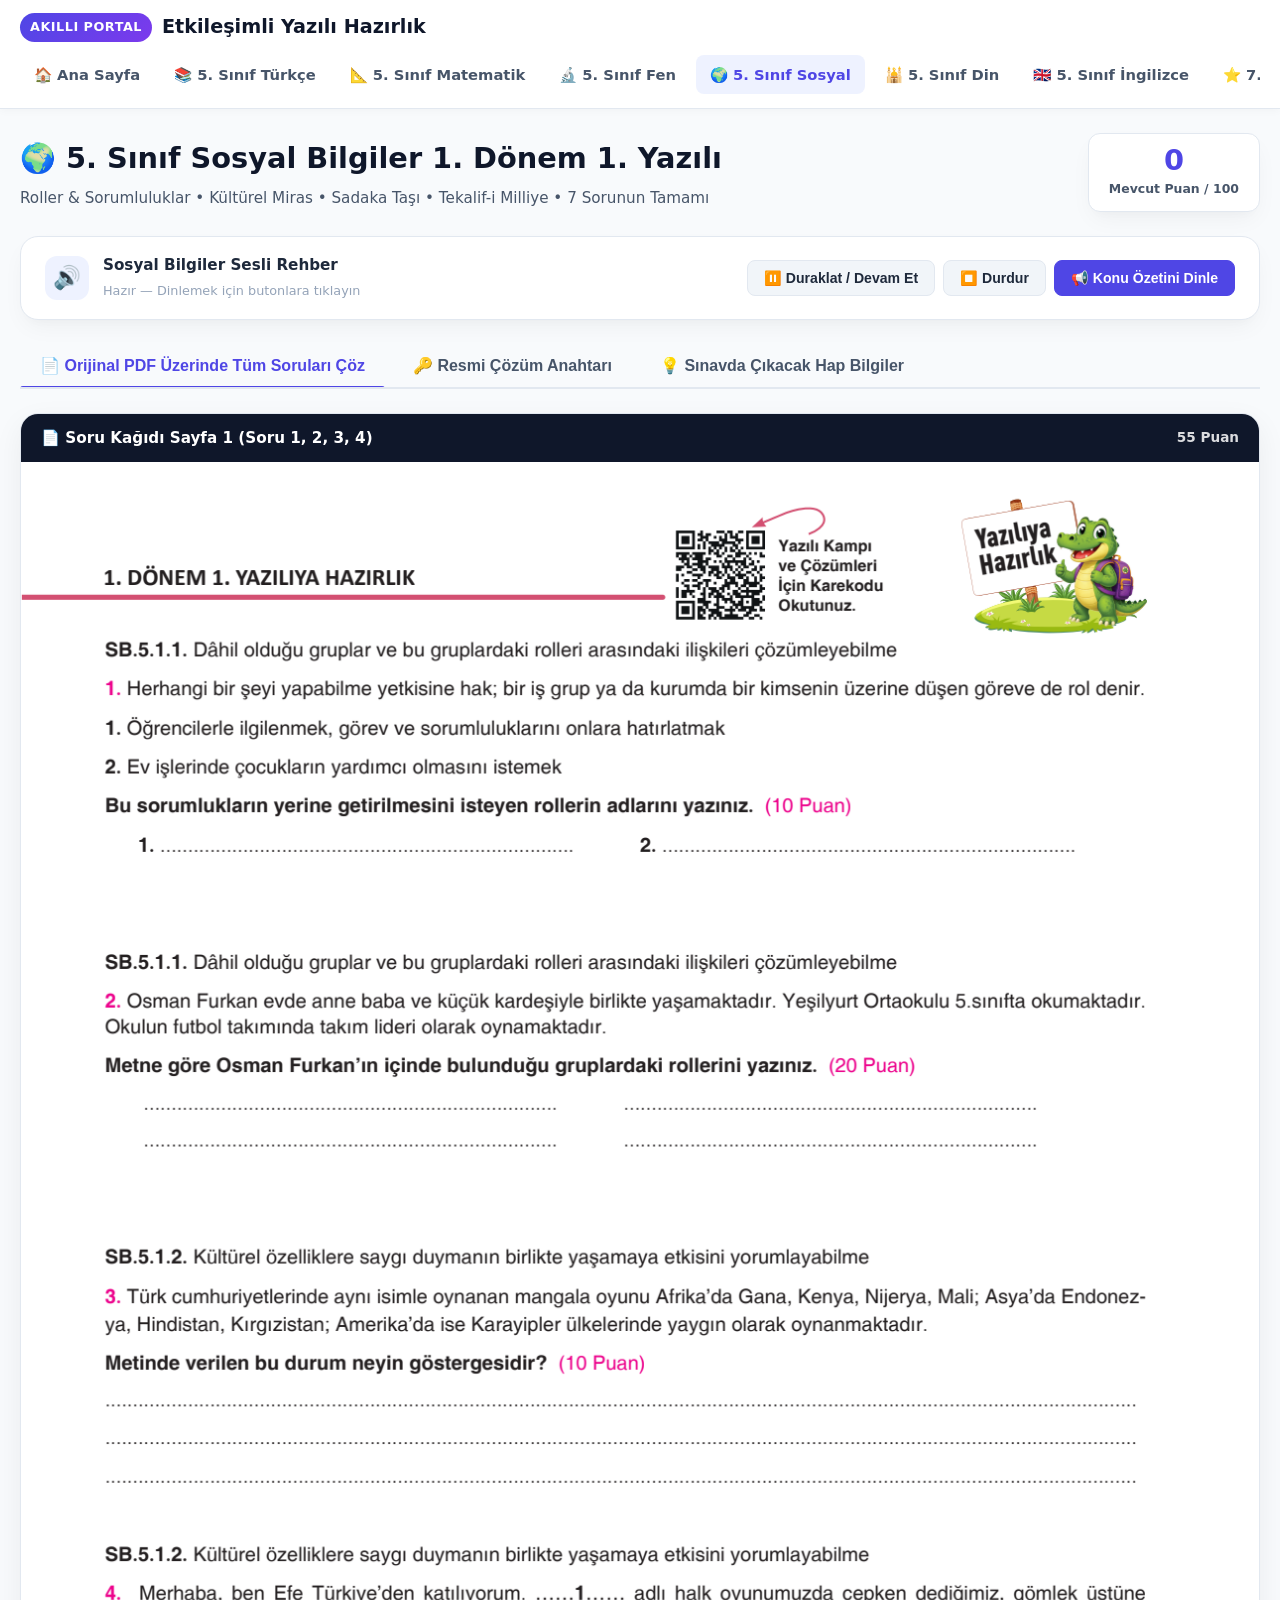
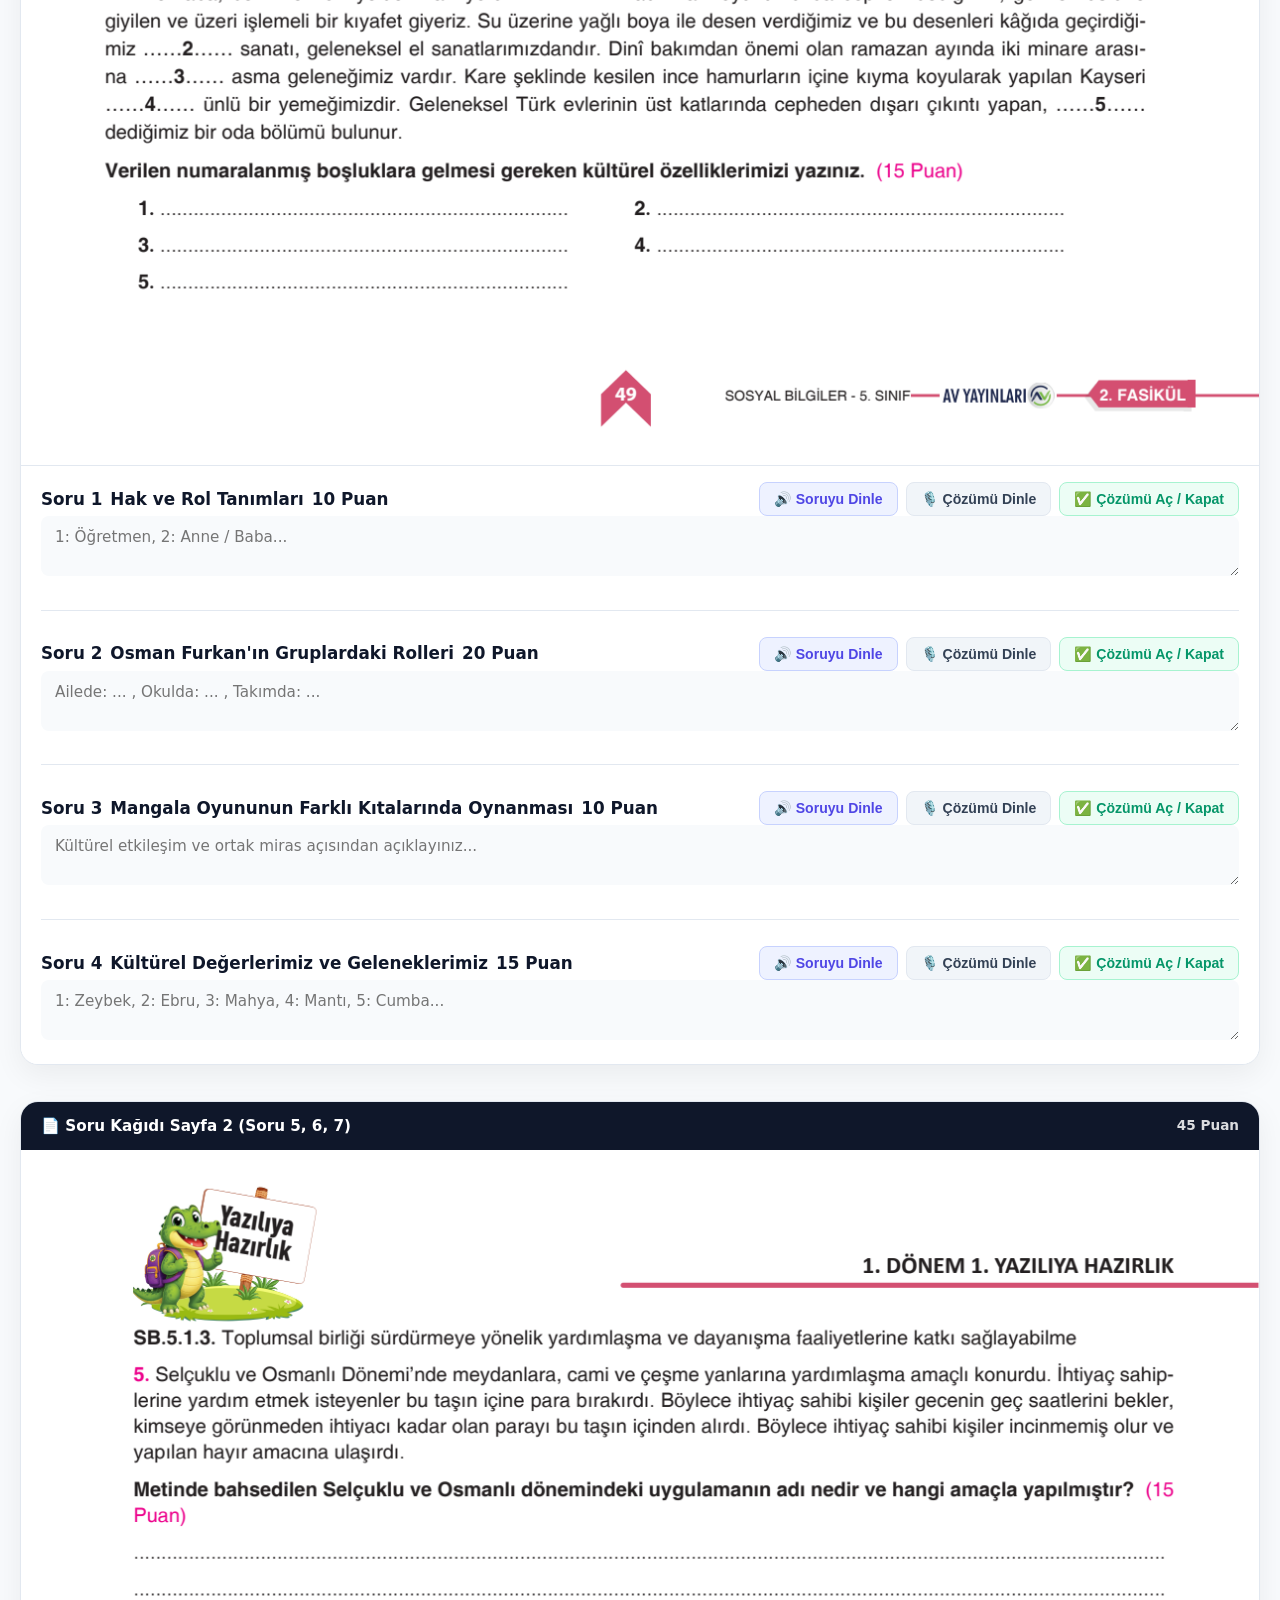
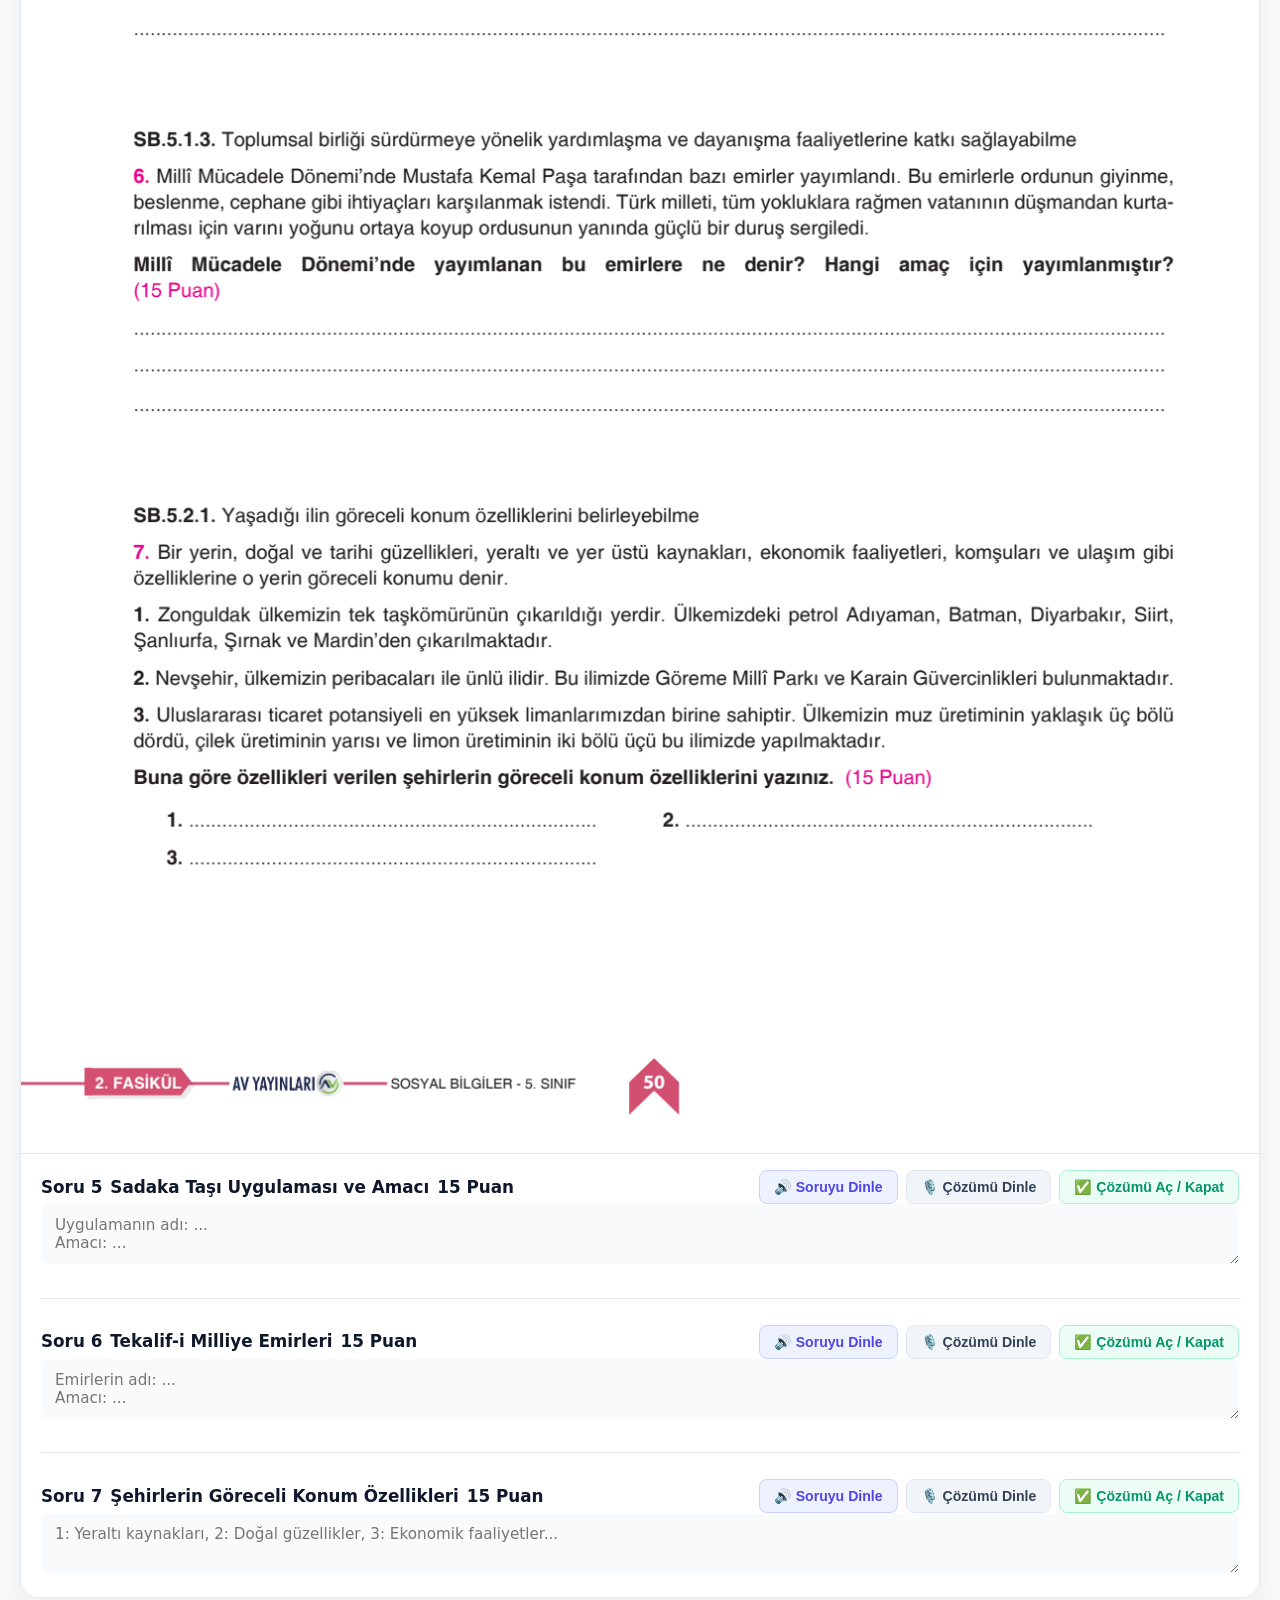
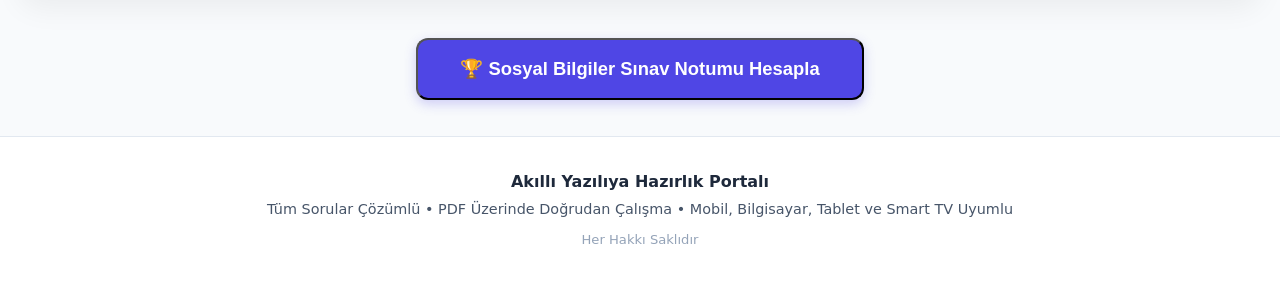
<file: sosyal-bilgiler.html>
<!DOCTYPE html>
<html lang="tr">
<head>
  <meta charset="UTF-8">
  <meta name="viewport" content="width=device-width, initial-scale=1.0">
  <title>5. Sınıf Sosyal Bilgiler 1. Dönem 1. Yazılı - 7 Sorunun Tamamı Çözümlü</title>
  <link rel="stylesheet" href="assets/css/style.css">
  <link rel="preconnect" href="https://fonts.googleapis.com">
  <link rel="preconnect" href="https://fonts.gstatic.com" crossorigin>
  <link href="https://fonts.googleapis.com/css2?family=Plus+Jakarta+Sans:wght@400;500;600;700;800&display=swap" rel="stylesheet">
</head>
<body class="theme-sosyal">
  
    <header class="site-header">
      <div class="nav-bar">
        <a href="index.html" class="brand-link">
          <span class="brand-badge">AKILLI PORTAL</span>
          <span>Etkileşimli Yazılı Hazırlık</span>
        </a>
        <nav class="nav-links">
          <a href="index.html" class="nav-link">🏠 Ana Sayfa</a>
<a href="turkce.html" class="nav-link">📚 5. Sınıf Türkçe</a>
<a href="matematik.html" class="nav-link">📐 5. Sınıf Matematik</a>
<a href="fen-bilimleri.html" class="nav-link">🔬 5. Sınıf Fen</a>
<a href="sosyal-bilgiler.html" class="nav-link active">🌍 5. Sınıf Sosyal</a>
<a href="din-kulturu.html" class="nav-link">🕌 5. Sınıf Din</a>
<a href="ingilizce.html" class="nav-link">🇬🇧 5. Sınıf İngilizce</a>
<a href="mebi-sorulari.html" class="nav-link">⭐ 7. Sınıf MEBİ Yazılıları</a>
<a href="qr_giris.html" class="nav-link">📱 Ağ / TV Giriş</a>

        </nav>
      </div>
    </header>
    

  <main class="container">
    <div class="lesson-header">
      <div class="lesson-info">
        <h1><span>🌍</span> 5. Sınıf Sosyal Bilgiler 1. Dönem 1. Yazılı</h1>
        <p>Roller & Sorumluluklar • Kültürel Miras • Sadaka Taşı • Tekalif-i Milliye • 7 Sorunun Tamamı</p>
      </div>
      <div class="score-box">
        <div class="score-val" id="currentScoreVal">0</div>
        <div class="score-lbl">Mevcut Puan / 100</div>
      </div>
    </div>

    <!-- Audio Bar -->
    <div class="audio-bar">
      <div class="audio-bar-info">
        <div class="audio-icon-pulse">🔊</div>
        <div>
          <strong style="display:block; font-size:0.95rem;">Sosyal Bilgiler Sesli Rehber</strong>
          <span id="audioStatusText" style="font-size:0.8rem; color:#94a3b8;">Hazır — Dinlemek için butonlara tıklayın</span>
        </div>
      </div>
      <div class="audio-controls">
        <button class="btn-audio" onclick="portalApp.pauseSpeech()">⏸️ Duraklat / Devam Et</button>
        <button class="btn-audio" onclick="portalApp.stopSpeech()">⏹️ Durdur</button>
        <button class="btn-audio primary" onclick="portalApp.playAudio('sosyal_summary.mp3', null, '5. Sınıf Sosyal Bilgiler 1. Dönem 1. Yazılı Konu Özeti. Roller ve sorumluluklar, zeybek, ebru, mahya gibi kültürel zenginliklerimiz, Osmanlıdaki sadaka taşı geleneği, Tekalifi Milliye emirleri ve şehirlerimizin göreceli konum özellikleri sınav konularımızdır.')">📢 Konu Özetini Dinle</button>
      </div>
    </div>

    <!-- Tabs -->
    <div class="tabs-nav">
      <button class="tab-btn active" data-tab="pdf-pane">📄 Orijinal PDF Üzerinde Tüm Soruları Çöz</button>
      <button class="tab-btn" data-tab="answer-key-pane">🔑 Resmi Çözüm Anahtarı</button>
      <button class="tab-btn" data-tab="summary-pane">💡 Sınavda Çıkacak Hap Bilgiler</button>
    </div>

    <!-- TAB 1: WORKBENCH -->
    <div id="pdf-pane" class="tab-pane active">
      <div class="interactive-pdf-container">
        
        <!-- Sayfa 1 -->
        <div class="pdf-interactive-page">
          <div class="page-banner">
            <span>📄 Soru Kağıdı Sayfa 1 (Soru 1, 2, 3, 4)</span>
            <span style="font-size:0.85rem; opacity:0.85;">55 Puan</span>
          </div>
          <div class="pdf-image-wrap">
            <img src="assets/pdf_pages/sosyal/page_1.png" alt="Sosyal Sayfa 1" loading="eager">
          </div>
          <div class="pdf-question-controls">
            
    <div class="q-strip" id="q_strip_1">
      <div class="q-strip-header">
        <div class="q-strip-title">
          <span class="q-num-badge">Soru 1</span>
          <strong>Hak ve Rol Tanımları</strong>
          <span class="q-pts-pill">10 Puan</span>
        </div>
        <div class="q-strip-actions">
          <button class="btn-q-action audio-play" onclick="portalApp.playAudio('sosyal_q1.mp3', 'q_strip_1', 'Soru 1. Öğrencilerle ilgilenmek ve ev işlerinde yardımcı olmayı isteyen rollerin adlarını yazınız.')">🔊 Soruyu Dinle</button>
          <button class="btn-q-action audio-sol" onclick="portalApp.playAudio('sosyal_sol1.mp3', 'q_strip_1', 'Soru 1\'in çözümü. 1: Öğretmen, 2: Anne veya Baba rolü.')">🎙️ Çözümü Dinle</button>
          <button class="btn-q-action solution-btn" onclick="portalApp.toggleSolution('sol_reveal_1')">✅ Çözümü Aç / Kapat</button>
        </div>
      </div>
      <textarea class="student-input-box" placeholder="1: Öğretmen, 2: Anne / Baba..."></textarea>
      <div id="sol_reveal_1" class="q-solution-reveal">
        <div class="sol-title">📌 Öğretmen Çözümü & Model Cevap:</div>
        <div class="sol-body">1. Öğrencilerle ilgilenmek: <strong>Öğretmen rolü</strong><br>2. Ev işlerinde çocukların yardımını istemek: <strong>Anne / Baba rolü</strong></div>
        <div class="self-grading">
          <span>Bu sorudan aldığın puan:</span>
          <button class="grade-btn full" onclick="portalApp.gradeQuestion('q_1', 10, 10, this)">10 Puan (Tam Doğru)</button>
          <button class="grade-btn half" onclick="portalApp.gradeQuestion('q_1', 10, 5, this)">5 Puan (Kısmi)</button>
          <button class="grade-btn zero" onclick="portalApp.gradeQuestion('q_1', 10, 0, this)">0 Puan</button>
        </div>
      </div>
    </div>
    
            <hr style="border:none; border-top:1px solid #e2e8f0; margin:14px 0;">
            
    <div class="q-strip" id="q_strip_2">
      <div class="q-strip-header">
        <div class="q-strip-title">
          <span class="q-num-badge">Soru 2</span>
          <strong>Osman Furkan'ın Gruplardaki Rolleri</strong>
          <span class="q-pts-pill">20 Puan</span>
        </div>
        <div class="q-strip-actions">
          <button class="btn-q-action audio-play" onclick="portalApp.playAudio('sosyal_q2.mp3', 'q_strip_2', 'Soru 2. Osman Furkan\'ın içinde bulunduğu gruplardaki rollerini yazınız.')">🔊 Soruyu Dinle</button>
          <button class="btn-q-action audio-sol" onclick="portalApp.playAudio('sosyal_sol2.mp3', 'q_strip_2', 'Soru 2\'nin çözümü. Ailede: Çocuk ve abi. Okulda: Öğrenci ve sınıf arkadaşı. Futbol takımında: Takım kaptanı veya lideri.')">🎙️ Çözümü Dinle</button>
          <button class="btn-q-action solution-btn" onclick="portalApp.toggleSolution('sol_reveal_2')">✅ Çözümü Aç / Kapat</button>
        </div>
      </div>
      <textarea class="student-input-box" placeholder="Ailede: ... , Okulda: ... , Takımda: ..."></textarea>
      <div id="sol_reveal_2" class="q-solution-reveal">
        <div class="sol-title">📌 Öğretmen Çözümü & Model Cevap:</div>
        <div class="sol-body">• <strong>Aile Grubunda:</strong> Evlat (Çocuk) ve Abi rolü<br>• <strong>Okul Grubunda (5. Sınıf):</strong> Öğrenci ve Sınıf Arkadaşı rolü<br>• <strong>Futbol Takımında:</strong> Takım Kaptanı (Lideri) rolü</div>
        <div class="self-grading">
          <span>Bu sorudan aldığın puan:</span>
          <button class="grade-btn full" onclick="portalApp.gradeQuestion('q_2', 20, 20, this)">20 Puan (Tam Doğru)</button>
          <button class="grade-btn half" onclick="portalApp.gradeQuestion('q_2', 20, 10, this)">10 Puan (Kısmi)</button>
          <button class="grade-btn zero" onclick="portalApp.gradeQuestion('q_2', 20, 0, this)">0 Puan</button>
        </div>
      </div>
    </div>
    
            <hr style="border:none; border-top:1px solid #e2e8f0; margin:14px 0;">
            
    <div class="q-strip" id="q_strip_3">
      <div class="q-strip-header">
        <div class="q-strip-title">
          <span class="q-num-badge">Soru 3</span>
          <strong>Mangala Oyununun Farklı Kıtalarında Oynanması</strong>
          <span class="q-pts-pill">10 Puan</span>
        </div>
        <div class="q-strip-actions">
          <button class="btn-q-action audio-play" onclick="portalApp.playAudio('sosyal_q3.mp3', 'q_strip_3', 'Soru 3. Mangala oyununun Asya, Afrika ve Amerika\'da oynanması neyin göstergesidir?')">🔊 Soruyu Dinle</button>
          <button class="btn-q-action audio-sol" onclick="portalApp.playAudio('sosyal_sol3.mp3', 'q_strip_3', 'Soru 3\'ün çözümü. Kültürel ögelerin evrenselleştiğinin ve farklı toplumlar arasında kültürel etkileşim olduğunun göstergesidir.')">🎙️ Çözümü Dinle</button>
          <button class="btn-q-action solution-btn" onclick="portalApp.toggleSolution('sol_reveal_3')">✅ Çözümü Aç / Kapat</button>
        </div>
      </div>
      <textarea class="student-input-box" placeholder="Kültürel etkileşim ve ortak miras açısından açıklayınız..."></textarea>
      <div id="sol_reveal_3" class="q-solution-reveal">
        <div class="sol-title">📌 Öğretmen Çözümü & Model Cevap:</div>
        <div class="sol-body"><strong>Açıklama:</strong><br>Kültürel miras ögelerimizin evrenselleştiğini, farklı coğrafya ve kıtalardaki toplumları ortak bir eğlence ve zekâ oyunu etrafında birleştirdiğini, <strong>kültürel etkileşim ve zenginliğin</strong> kanıtı olduğunu gösterir.</div>
        <div class="self-grading">
          <span>Bu sorudan aldığın puan:</span>
          <button class="grade-btn full" onclick="portalApp.gradeQuestion('q_3', 10, 10, this)">10 Puan (Tam Doğru)</button>
          <button class="grade-btn half" onclick="portalApp.gradeQuestion('q_3', 10, 5, this)">5 Puan (Kısmi)</button>
          <button class="grade-btn zero" onclick="portalApp.gradeQuestion('q_3', 10, 0, this)">0 Puan</button>
        </div>
      </div>
    </div>
    
            <hr style="border:none; border-top:1px solid #e2e8f0; margin:14px 0;">
            
    <div class="q-strip" id="q_strip_4">
      <div class="q-strip-header">
        <div class="q-strip-title">
          <span class="q-num-badge">Soru 4</span>
          <strong>Kültürel Değerlerimiz ve Geleneklerimiz</strong>
          <span class="q-pts-pill">15 Puan</span>
        </div>
        <div class="q-strip-actions">
          <button class="btn-q-action audio-play" onclick="portalApp.playAudio('sosyal_q4.mp3', 'q_strip_4', 'Soru 4. Metindeki boşluklara gelmesi gereken kültürel özelliklerimizi yazınız.')">🔊 Soruyu Dinle</button>
          <button class="btn-q-action audio-sol" onclick="portalApp.playAudio('sosyal_sol4.mp3', 'q_strip_4', 'Soru 4\'ün çözümü. 1: Zeybek, 2: Ebru sanatı, 3: Mahya, 4: Mantı, 5: Cumba.')">🎙️ Çözümü Dinle</button>
          <button class="btn-q-action solution-btn" onclick="portalApp.toggleSolution('sol_reveal_4')">✅ Çözümü Aç / Kapat</button>
        </div>
      </div>
      <textarea class="student-input-box" placeholder="1: Zeybek, 2: Ebru, 3: Mahya, 4: Mantı, 5: Cumba..."></textarea>
      <div id="sol_reveal_4" class="q-solution-reveal">
        <div class="sol-title">📌 Öğretmen Çözümü & Model Cevap:</div>
        <div class="sol-body">1. Cepken giyilen halk oyunu: <strong>Zeybek</strong><br>2. Su üzerine yağlı boya sanatı: <strong>Ebru</strong><br>3. İki minare arasına asılan ışıklı yazı: <strong>Mahya</strong><br>4. Kayseri'nin ünlü yemeği: <strong>Mantı</strong><br>5. Evlerin dışarı çıkıntı yapan oda bölümü: <strong>Cumba</strong></div>
        <div class="self-grading">
          <span>Bu sorudan aldığın puan:</span>
          <button class="grade-btn full" onclick="portalApp.gradeQuestion('q_4', 15, 15, this)">15 Puan (Tam Doğru)</button>
          <button class="grade-btn half" onclick="portalApp.gradeQuestion('q_4', 15, 7, this)">7 Puan (Kısmi)</button>
          <button class="grade-btn zero" onclick="portalApp.gradeQuestion('q_4', 15, 0, this)">0 Puan</button>
        </div>
      </div>
    </div>
    
          </div>
        </div>

        <!-- Sayfa 2 -->
        <div class="pdf-interactive-page">
          <div class="page-banner">
            <span>📄 Soru Kağıdı Sayfa 2 (Soru 5, 6, 7)</span>
            <span style="font-size:0.85rem; opacity:0.85;">45 Puan</span>
          </div>
          <div class="pdf-image-wrap">
            <img src="assets/pdf_pages/sosyal/page_2.png" alt="Sosyal Sayfa 2" loading="lazy">
          </div>
          <div class="pdf-question-controls">
            
    <div class="q-strip" id="q_strip_5">
      <div class="q-strip-header">
        <div class="q-strip-title">
          <span class="q-num-badge">Soru 5</span>
          <strong>Sadaka Taşı Uygulaması ve Amacı</strong>
          <span class="q-pts-pill">15 Puan</span>
        </div>
        <div class="q-strip-actions">
          <button class="btn-q-action audio-play" onclick="portalApp.playAudio('sosyal_q5.mp3', 'q_strip_5', 'Soru 5. Selçuklu ve Osmanlı döneminde cami ve çeşme yanlarına konan taşın adı ve amacı nedir?')">🔊 Soruyu Dinle</button>
          <button class="btn-q-action audio-sol" onclick="portalApp.playAudio('sosyal_sol5.mp3', 'q_strip_5', 'Soru 5\'in çözümü. Adı sadaka taşıdır. Amacı ihtiyaç sahiplerini rencide etmeden, gizlice yardım ulaştırmaktır.')">🎙️ Çözümü Dinle</button>
          <button class="btn-q-action solution-btn" onclick="portalApp.toggleSolution('sol_reveal_5')">✅ Çözümü Aç / Kapat</button>
        </div>
      </div>
      <textarea class="student-input-box" placeholder="Uygulamanın adı: ... 
Amacı: ..."></textarea>
      <div id="sol_reveal_5" class="q-solution-reveal">
        <div class="sol-title">📌 Öğretmen Çözümü & Model Cevap:</div>
        <div class="sol-body">• <strong>Uygulamanın Adı:</strong> <strong>Sadaka Taşı</strong><br>• <strong>Yapılış Amacı:</strong> İhtiyaç sahiplerini ve yoksul insanları incitmeden, mahcup etmeden, gece karanlığında gizlice ihtiyaçları kadar parayı almalarını sağlayarak toplumsal dayanışmayı en asil şekilde yaşatmaktır.</div>
        <div class="self-grading">
          <span>Bu sorudan aldığın puan:</span>
          <button class="grade-btn full" onclick="portalApp.gradeQuestion('q_5', 15, 15, this)">15 Puan (Tam Doğru)</button>
          <button class="grade-btn half" onclick="portalApp.gradeQuestion('q_5', 15, 7, this)">7 Puan (Kısmi)</button>
          <button class="grade-btn zero" onclick="portalApp.gradeQuestion('q_5', 15, 0, this)">0 Puan</button>
        </div>
      </div>
    </div>
    
            <hr style="border:none; border-top:1px solid #e2e8f0; margin:14px 0;">
            
    <div class="q-strip" id="q_strip_6">
      <div class="q-strip-header">
        <div class="q-strip-title">
          <span class="q-num-badge">Soru 6</span>
          <strong>Tekalif-i Milliye Emirleri</strong>
          <span class="q-pts-pill">15 Puan</span>
        </div>
        <div class="q-strip-actions">
          <button class="btn-q-action audio-play" onclick="portalApp.playAudio('sosyal_q6.mp3', 'q_strip_6', 'Soru 6. Milli Mücadele döneminde ordunun ihtiyaçlarını karşılamak için çıkarılan emirlere ne denir ve amacı nedir?')">🔊 Soruyu Dinle</button>
          <button class="btn-q-action audio-sol" onclick="portalApp.playAudio('sosyal_sol6.mp3', 'q_strip_6', 'Soru 6\'nın çözümü. Tekalif-i Milliye Emirleridir. Ordunun giyecek, yiyecek, cephane ve taşıt ihtiyaçlarını milletin dayanışmasıyla karşılamaktır.')">🎙️ Çözümü Dinle</button>
          <button class="btn-q-action solution-btn" onclick="portalApp.toggleSolution('sol_reveal_6')">✅ Çözümü Aç / Kapat</button>
        </div>
      </div>
      <textarea class="student-input-box" placeholder="Emirlerin adı: ... 
Amacı: ..."></textarea>
      <div id="sol_reveal_6" class="q-solution-reveal">
        <div class="sol-title">📌 Öğretmen Çözümü & Model Cevap:</div>
        <div class="sol-body">• <strong>Emirlerin Adı:</strong> <strong>Tekâlif-i Millîye Emirleri</strong><br>• <strong>Amacı:</strong> Sakarya Meydan Muharebesi öncesinde ordunun giyecek, yiyecek, silah, cephane ve taşıt ihtiyaçlarını halkın fedakârlığı ve yardımlaşması ile temin etmektir.</div>
        <div class="self-grading">
          <span>Bu sorudan aldığın puan:</span>
          <button class="grade-btn full" onclick="portalApp.gradeQuestion('q_6', 15, 15, this)">15 Puan (Tam Doğru)</button>
          <button class="grade-btn half" onclick="portalApp.gradeQuestion('q_6', 15, 7, this)">7 Puan (Kısmi)</button>
          <button class="grade-btn zero" onclick="portalApp.gradeQuestion('q_6', 15, 0, this)">0 Puan</button>
        </div>
      </div>
    </div>
    
            <hr style="border:none; border-top:1px solid #e2e8f0; margin:14px 0;">
            
    <div class="q-strip" id="q_strip_7">
      <div class="q-strip-header">
        <div class="q-strip-title">
          <span class="q-num-badge">Soru 7</span>
          <strong>Şehirlerin Göreceli Konum Özellikleri</strong>
          <span class="q-pts-pill">15 Puan</span>
        </div>
        <div class="q-strip-actions">
          <button class="btn-q-action audio-play" onclick="portalApp.playAudio('sosyal_q7.mp3', 'q_strip_7', 'Soru 7. Zonguldak, Nevşehir ve Mersin illerinin göreceli konum özelliklerini yazınız.')">🔊 Soruyu Dinle</button>
          <button class="btn-q-action audio-sol" onclick="portalApp.playAudio('sosyal_sol7.mp3', 'q_strip_7', 'Soru 7\'nin çözümü. 1: Yeraltı maden kaynakları. 2: Doğal ve tarihi turizm güzellikleri. 3: Ekonomik faaliyetler, tarım ve liman ticareti.')">🎙️ Çözümü Dinle</button>
          <button class="btn-q-action solution-btn" onclick="portalApp.toggleSolution('sol_reveal_7')">✅ Çözümü Aç / Kapat</button>
        </div>
      </div>
      <textarea class="student-input-box" placeholder="1: Yeraltı kaynakları, 2: Doğal güzellikler, 3: Ekonomik faaliyetler..."></textarea>
      <div id="sol_reveal_7" class="q-solution-reveal">
        <div class="sol-title">📌 Öğretmen Çözümü & Model Cevap:</div>
        <div class="sol-body">1. Zonguldak (taşkömürü & petrol): <strong>Yeraltı Kaynakları (Madenler)</strong><br>2. Nevşehir (Peribacaları, Göreme): <strong>Doğal ve Tarihî Güzellikler (Turizm)</strong><br>3. Mersin (Uluslararası liman, muz ve limon üretimi): <strong>Ekonomik Faaliyetler, Ulaşım ve Tarım</strong></div>
        <div class="self-grading">
          <span>Bu sorudan aldığın puan:</span>
          <button class="grade-btn full" onclick="portalApp.gradeQuestion('q_7', 15, 15, this)">15 Puan (Tam Doğru)</button>
          <button class="grade-btn half" onclick="portalApp.gradeQuestion('q_7', 15, 7, this)">7 Puan (Kısmi)</button>
          <button class="grade-btn zero" onclick="portalApp.gradeQuestion('q_7', 15, 0, this)">0 Puan</button>
        </div>
      </div>
    </div>
    
          </div>
        </div>

      </div>

      <div style="text-align: center; margin: 36px 0;">
        <button class="btn-start" style="padding: 18px 42px; font-size: 1.15rem; cursor: pointer;" onclick="portalApp.finishExam()">
          🏆 Sosyal Bilgiler Sınav Notumu Hesapla
        </button>
      </div>
    </div>

    <!-- TAB 2: ANSWER KEY -->
    <div id="answer-key-pane" class="tab-pane">
      <div class="pdf-interactive-page">
        <div class="page-banner" style="background:#047857;">
          <span>📄 Orijinal Öğretmen Çözüm Anahtarı Sayfa 3 & 4</span>
          <span style="font-size:0.85rem; opacity:0.85;">Resmi Çözümler</span>
        </div>
        <div class="pdf-image-wrap">
          <img src="assets/pdf_pages/sosyal/page_3.png" alt="Sosyal Cevap 3" loading="lazy">
        </div>
        <div class="pdf-image-wrap" style="border-top:2px solid #e2e8f0;">
          <img src="assets/pdf_pages/sosyal/page_4.png" alt="Sosyal Cevap 4" loading="lazy">
        </div>
      </div>
    </div>

    <!-- TAB 3: SUMMARY -->
    <div id="summary-pane" class="tab-pane">
      <div class="summary-cards">
        <div class="summary-card">
          <h4>👥 1. Hak, Sorumluluk ve Roller</h4>
          <ul>
            <li><strong>Hak:</strong> Kanunların bireye tanıdığı yetkilerdir (sağlık, eğitim hakkı).</li>
            <li><strong>Sorumluluk:</strong> Bireyin üzerine düşen görevleri yapmasıdır.</li>
            <li>Bir kişi aynı anda ailede çocuk, okulda öğrenci, sporda kaleci olabilir.</li>
          </ul>
        </div>
        <div class="summary-card">
          <h4>🤝 2. Dayanışma Kurumları</h4>
          <ul>
            <li><strong>Sadaka Taşı:</strong> İhtiyaç sahiplerini incitmeden yapılan gizli yardımlaşmadır.</li>
            <li><strong>Tekâlif-i Millîye:</strong> Millî Mücadele'de ordunun donatılması için halkın yaptığı fedakârlıklardır.</li>
          </ul>
        </div>
      </div>
    </div>

  </main>

  
    <div id="scoreModal" class="modal-overlay">
      <div class="modal-content">
        <h2>🎉 Sınav Çalışması Tamamlandı!</h2>
        <div class="modal-score" id="finalScoreVal">100</div>
        <p style="font-weight: 700; color: #64748b; margin-bottom: 12px;">Toplam Puan / 100</p>
        <p id="scoreFeedback" style="font-size: 1.05rem; line-height: 1.5; color: #334155;">Harika bir çalışma gerçekleştirdin!</p>
        <button class="btn-modal" onclick="portalApp.closeModal()">Kapat ve İncelemeye Devam Et</button>
      </div>
    </div>
    
  
    <footer class="site-footer">
      <div class="container">
        <p style="font-weight: 700; color: #1e293b; font-size: 1rem;">Akıllı Yazılıya Hazırlık Portalı</p>
        <p style="margin-top: 4px;">Tüm Sorular Çözümlü • PDF Üzerinde Doğrudan Çalışma • Mobil, Bilgisayar, Tablet ve Smart TV Uyumlu</p>
        <p style="margin-top: 8px; font-size: 0.82rem; color: #94a3b8;">Her Hakkı Saklıdır</p>
      </div>
    </footer>
    

  <script src="assets/js/app.js"></script>
  <script>
    initLesson('sosyal', 'tr-TR');
  </script>
</body>
</html>
</file>
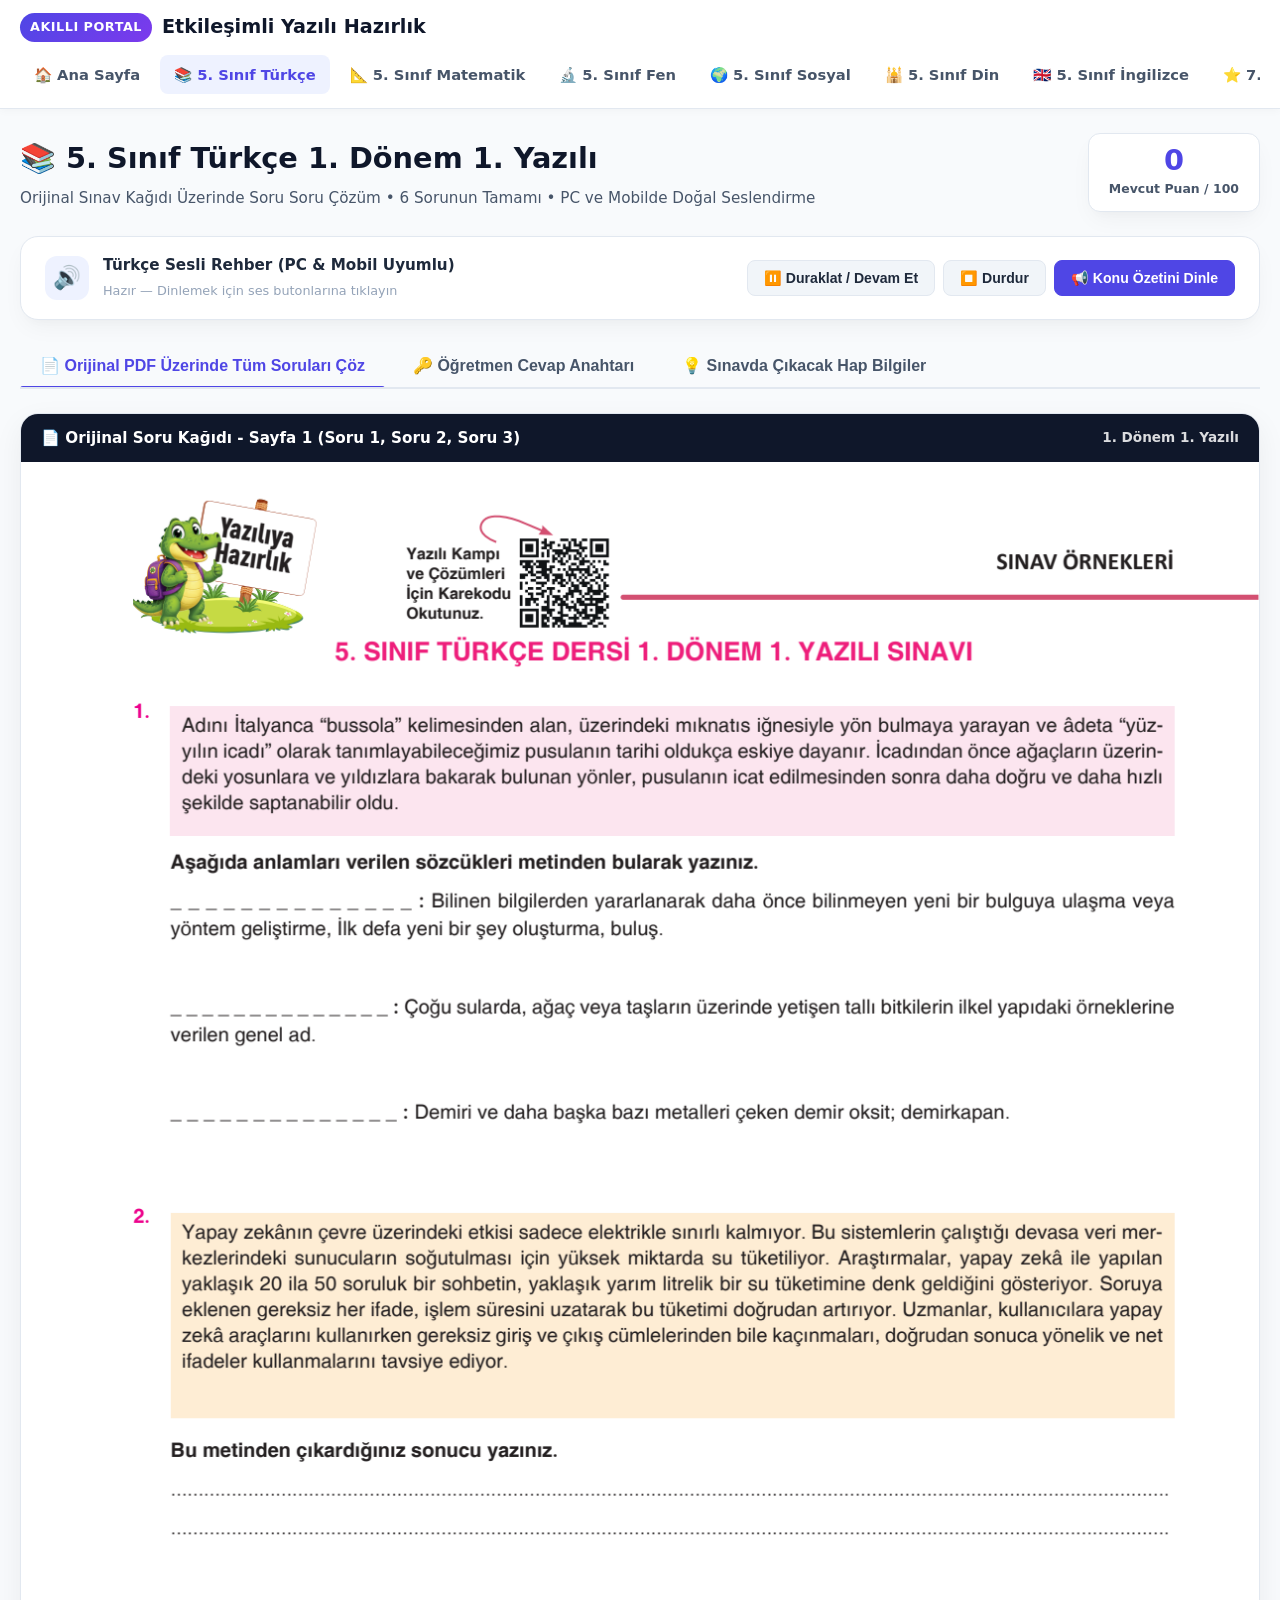
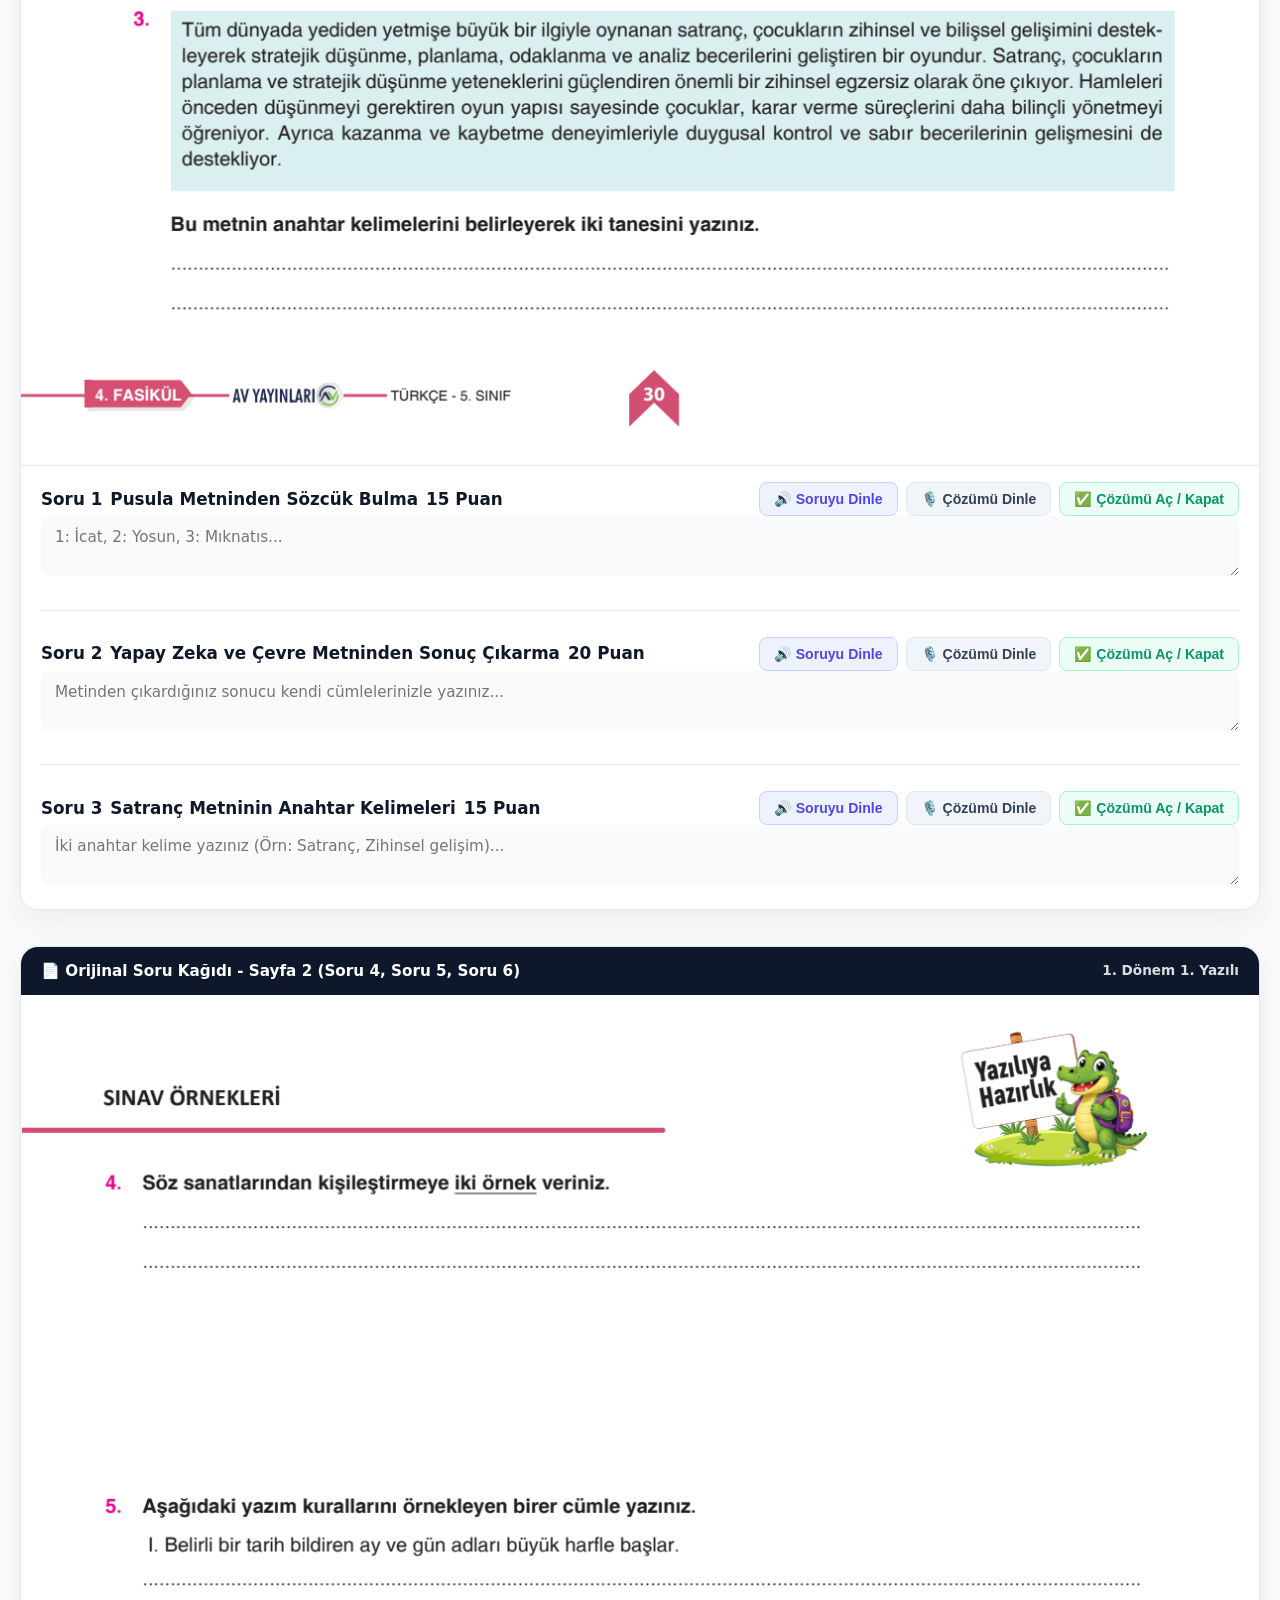
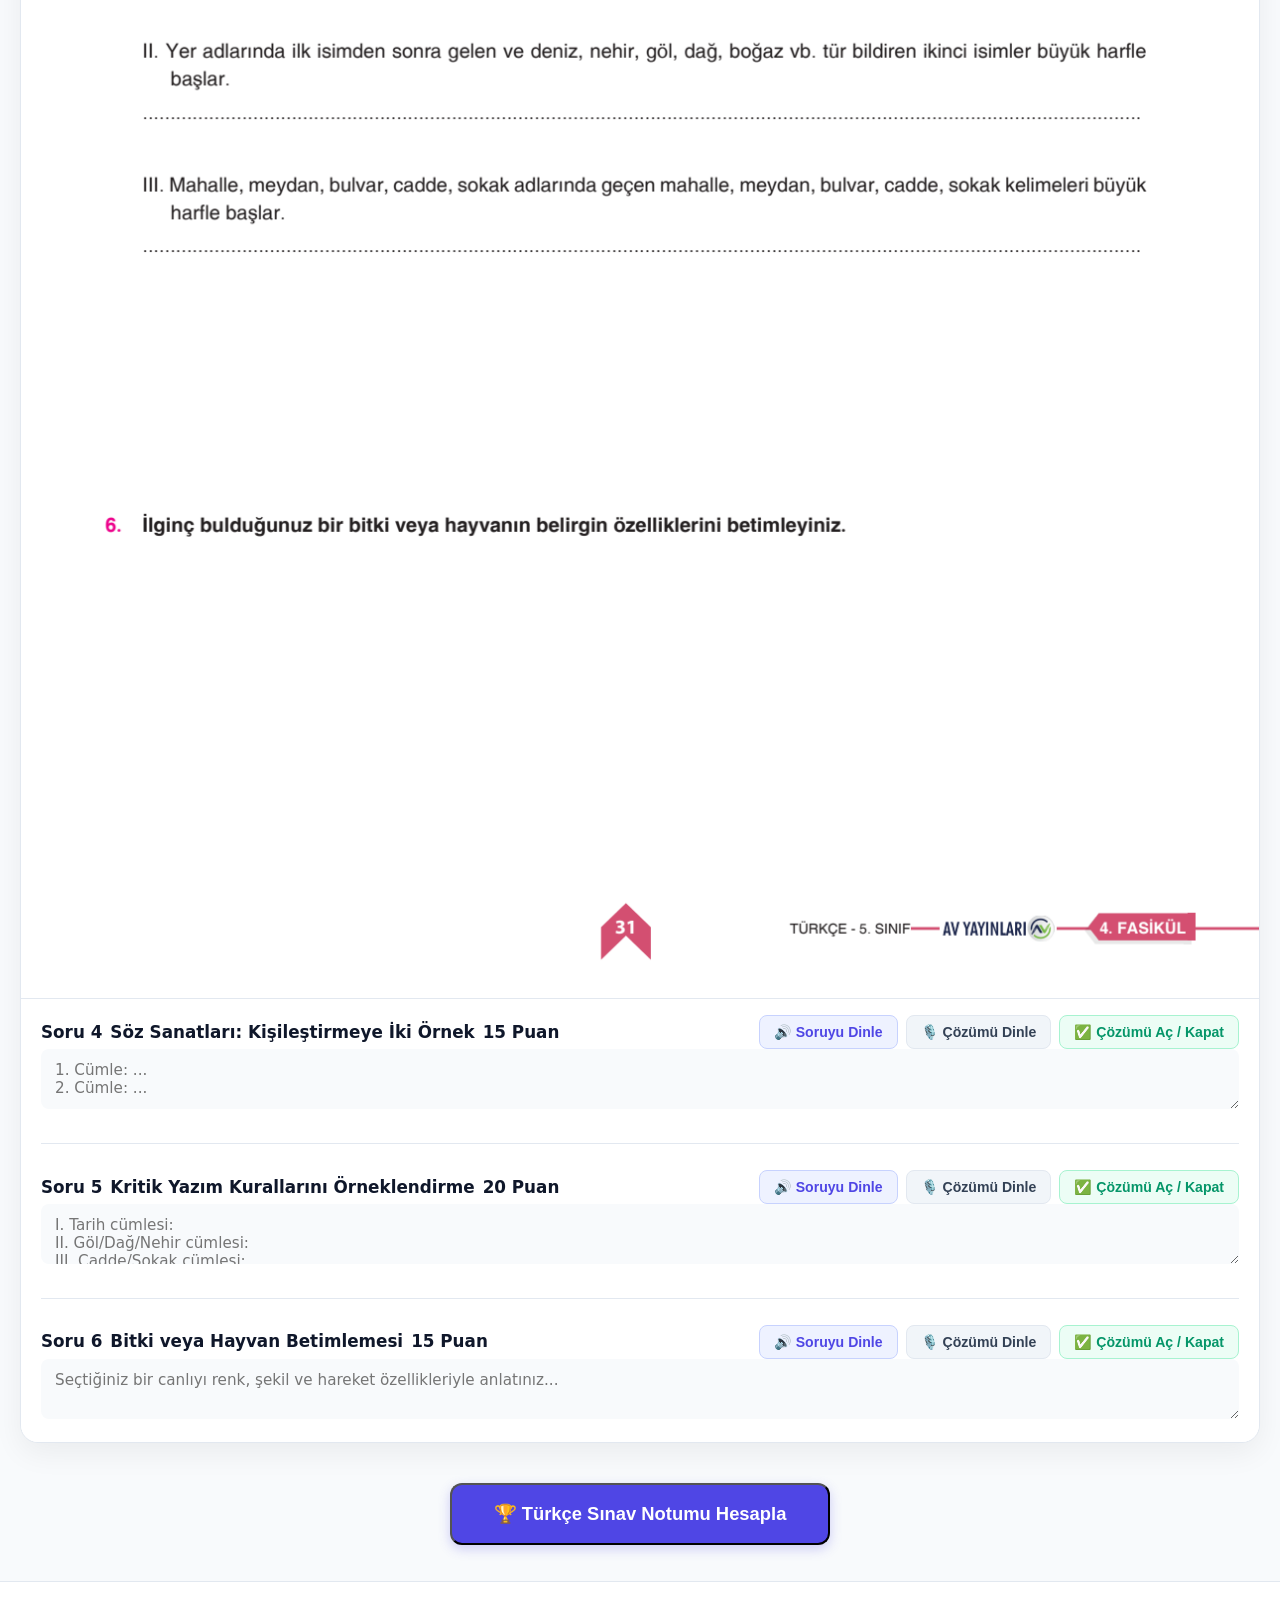
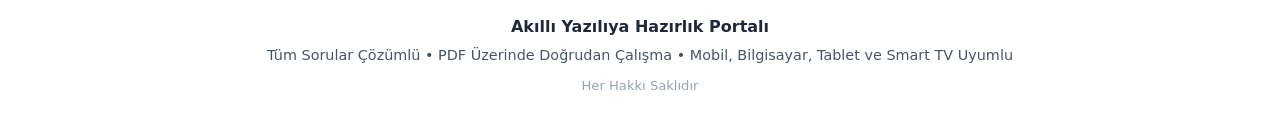
<file: turkce.html>
<!DOCTYPE html>
<html lang="tr">
<head>
  <meta charset="UTF-8">
  <meta name="viewport" content="width=device-width, initial-scale=1.0">
  <title>5. Sınıf Türkçe 1. Dönem 1. Yazılı - Tüm Sorular Çözümlü</title>
  <link rel="stylesheet" href="assets/css/style.css">
  <link rel="preconnect" href="https://fonts.googleapis.com">
  <link rel="preconnect" href="https://fonts.gstatic.com" crossorigin>
  <link href="https://fonts.googleapis.com/css2?family=Plus+Jakarta+Sans:wght@400;500;600;700;800&display=swap" rel="stylesheet">
</head>
<body class="theme-turkce">
  
    <header class="site-header">
      <div class="nav-bar">
        <a href="index.html" class="brand-link">
          <span class="brand-badge">AKILLI PORTAL</span>
          <span>Etkileşimli Yazılı Hazırlık</span>
        </a>
        <nav class="nav-links">
          <a href="index.html" class="nav-link">🏠 Ana Sayfa</a>
<a href="turkce.html" class="nav-link active">📚 5. Sınıf Türkçe</a>
<a href="matematik.html" class="nav-link">📐 5. Sınıf Matematik</a>
<a href="fen-bilimleri.html" class="nav-link">🔬 5. Sınıf Fen</a>
<a href="sosyal-bilgiler.html" class="nav-link">🌍 5. Sınıf Sosyal</a>
<a href="din-kulturu.html" class="nav-link">🕌 5. Sınıf Din</a>
<a href="ingilizce.html" class="nav-link">🇬🇧 5. Sınıf İngilizce</a>
<a href="mebi-sorulari.html" class="nav-link">⭐ 7. Sınıf MEBİ Yazılıları</a>
<a href="qr_giris.html" class="nav-link">📱 Ağ / TV Giriş</a>

        </nav>
      </div>
    </header>
    

  <main class="container">
    <div class="lesson-header">
      <div class="lesson-info">
        <h1><span>📚</span> 5. Sınıf Türkçe 1. Dönem 1. Yazılı</h1>
        <p>Orijinal Sınav Kağıdı Üzerinde Soru Soru Çözüm • 6 Sorunun Tamamı • PC ve Mobilde Doğal Seslendirme</p>
      </div>
      <div class="score-box">
        <div class="score-val" id="currentScoreVal">0</div>
        <div class="score-lbl">Mevcut Puan / 100</div>
      </div>
    </div>

    <!-- Audio Player Bar -->
    <div class="audio-bar">
      <div class="audio-bar-info">
        <div class="audio-icon-pulse">🔊</div>
        <div>
          <strong style="display:block; font-size:0.95rem;">Türkçe Sesli Rehber (PC & Mobil Uyumlu)</strong>
          <span id="audioStatusText" style="font-size:0.8rem; color:#94a3b8;">Hazır — Dinlemek için ses butonlarına tıklayın</span>
        </div>
      </div>
      <div class="audio-controls">
        <button class="btn-audio" onclick="portalApp.pauseSpeech()">⏸️ Duraklat / Devam Et</button>
        <button class="btn-audio" onclick="portalApp.stopSpeech()">⏹️ Durdur</button>
        <button class="btn-audio primary" onclick="portalApp.playAudio('turkce_summary.mp3', null, '5. Sınıf Türkçe 1. Dönem 1. Yazılı Konu Özeti. Metinde anlam, söz sanatlarından kişileştirme, belirli tarihlerde ve coğrafi adlarda büyük harflerin yazımı konuları sınavın temelini oluşturur.')">📢 Konu Özetini Dinle</button>
      </div>
    </div>

    <!-- Tabs -->
    <div class="tabs-nav">
      <button class="tab-btn active" data-tab="pdf-pane">📄 Orijinal PDF Üzerinde Tüm Soruları Çöz</button>
      <button class="tab-btn" data-tab="answer-key-pane">🔑 Öğretmen Cevap Anahtarı</button>
      <button class="tab-btn" data-tab="summary-pane">💡 Sınavda Çıkacak Hap Bilgiler</button>
    </div>

    <!-- TAB 1: WORKBENCH -->
    <div id="pdf-pane" class="tab-pane active">
      <div class="interactive-pdf-container">
        
        <!-- Sayfa 1 -->
        <div class="pdf-interactive-page">
          <div class="page-banner">
            <span>📄 Orijinal Soru Kağıdı - Sayfa 1 (Soru 1, Soru 2, Soru 3)</span>
            <span style="font-size:0.85rem; opacity:0.85;">1. Dönem 1. Yazılı</span>
          </div>
          <div class="pdf-image-wrap">
            <img src="assets/pdf_pages/turkce/page_1.png" alt="Türkçe Sayfa 1" loading="eager">
          </div>
          <div class="pdf-question-controls">
            
    <div class="q-strip" id="q_strip_1">
      <div class="q-strip-header">
        <div class="q-strip-title">
          <span class="q-num-badge">Soru 1</span>
          <strong>Pusula Metninden Sözcük Bulma</strong>
          <span class="q-pts-pill">15 Puan</span>
        </div>
        <div class="q-strip-actions">
          <button class="btn-q-action audio-play" onclick="portalApp.playAudio('turkce_q1.mp3', 'q_strip_1', 'Soru 1. Pusula metninde geçen; buluş, yosun ve mıknatıs tanımlarına karşılık gelen sözcükleri yazınız.')">🔊 Soruyu Dinle</button>
          <button class="btn-q-action audio-sol" onclick="portalApp.playAudio('turkce_sol1.mp3', 'q_strip_1', 'Soru 1\'in çözümü. 1: İcat, 2: Yosun, 3: Mıknatıs.')">🎙️ Çözümü Dinle</button>
          <button class="btn-q-action solution-btn" onclick="portalApp.toggleSolution('sol_reveal_1')">✅ Çözümü Aç / Kapat</button>
        </div>
      </div>
      <textarea class="student-input-box" placeholder="1: İcat, 2: Yosun, 3: Mıknatıs..."></textarea>
      <div id="sol_reveal_1" class="q-solution-reveal">
        <div class="sol-title">📌 Öğretmen Çözümü & Model Cevap:</div>
        <div class="sol-body">1. <strong>İcat</strong> (Bilinmeyen yeni bir bulguya ulaşma, buluş)<br>2. <strong>Yosun</strong> (Suda veya taşların üzerinde yetişen ilkel bitkiler)<br>3. <strong>Mıknatıs</strong> (Demiri çeken oksit; demirkapan)</div>
        <div class="self-grading">
          <span>Bu sorudan aldığın puan:</span>
          <button class="grade-btn full" onclick="portalApp.gradeQuestion('q_1', 15, 15, this)">15 Puan (Tam Doğru)</button>
          <button class="grade-btn half" onclick="portalApp.gradeQuestion('q_1', 15, 7, this)">7 Puan (Kısmi)</button>
          <button class="grade-btn zero" onclick="portalApp.gradeQuestion('q_1', 15, 0, this)">0 Puan</button>
        </div>
      </div>
    </div>
    
            <hr style="border:none; border-top:1px solid #e2e8f0; margin:14px 0;">
            
    <div class="q-strip" id="q_strip_2">
      <div class="q-strip-header">
        <div class="q-strip-title">
          <span class="q-num-badge">Soru 2</span>
          <strong>Yapay Zeka ve Çevre Metninden Sonuç Çıkarma</strong>
          <span class="q-pts-pill">20 Puan</span>
        </div>
        <div class="q-strip-actions">
          <button class="btn-q-action audio-play" onclick="portalApp.playAudio('turkce_q2.mp3', 'q_strip_2', 'Soru 2. Yapay zekânın çevre üzerindeki elektrik ve su tüketimi etkisini anlatan metinden çıkardığınız sonucu yazınız.')">🔊 Soruyu Dinle</button>
          <button class="btn-q-action audio-sol" onclick="portalApp.playAudio('turkce_sol2.mp3', 'q_strip_2', 'Soru 2\'nin çözümü. Yapay zeka teknolojileri kullanılırken su ve enerji israfını önlemek için net ve doğrudan ifadeler kullanılmalıdır.')">🎙️ Çözümü Dinle</button>
          <button class="btn-q-action solution-btn" onclick="portalApp.toggleSolution('sol_reveal_2')">✅ Çözümü Aç / Kapat</button>
        </div>
      </div>
      <textarea class="student-input-box" placeholder="Metinden çıkardığınız sonucu kendi cümlelerinizle yazınız..."></textarea>
      <div id="sol_reveal_2" class="q-solution-reveal">
        <div class="sol-title">📌 Öğretmen Çözümü & Model Cevap:</div>
        <div class="sol-body"><strong>Metinden Çıkarılan Sonuç:</strong><br>Yapay zekâ sunucularının soğutulması yüksek miktarda su ve elektrik tüketimine neden olur. Bu yüzden gereksiz uzun sohbetlerden kaçınmalı, yapay zekâya doğrudan ve net komutlar vererek doğal kaynakların israfını önlemeliyiz.</div>
        <div class="self-grading">
          <span>Bu sorudan aldığın puan:</span>
          <button class="grade-btn full" onclick="portalApp.gradeQuestion('q_2', 20, 20, this)">20 Puan (Tam Doğru)</button>
          <button class="grade-btn half" onclick="portalApp.gradeQuestion('q_2', 20, 10, this)">10 Puan (Kısmi)</button>
          <button class="grade-btn zero" onclick="portalApp.gradeQuestion('q_2', 20, 0, this)">0 Puan</button>
        </div>
      </div>
    </div>
    
            <hr style="border:none; border-top:1px solid #e2e8f0; margin:14px 0;">
            
    <div class="q-strip" id="q_strip_3">
      <div class="q-strip-header">
        <div class="q-strip-title">
          <span class="q-num-badge">Soru 3</span>
          <strong>Satranç Metninin Anahtar Kelimeleri</strong>
          <span class="q-pts-pill">15 Puan</span>
        </div>
        <div class="q-strip-actions">
          <button class="btn-q-action audio-play" onclick="portalApp.playAudio('turkce_q3.mp3', 'q_strip_3', 'Soru 3. Satrancın zihinsel gelişime faydalarını anlatan metnin anahtar kelimelerini belirleyerek iki tanesini yazınız.')">🔊 Soruyu Dinle</button>
          <button class="btn-q-action audio-sol" onclick="portalApp.playAudio('turkce_sol3.mp3', 'q_strip_3', 'Soru 3\'ün çözümü. Anahtar kelimeler: Satranç, zihinsel gelişim, planlama veya strateji.')">🎙️ Çözümü Dinle</button>
          <button class="btn-q-action solution-btn" onclick="portalApp.toggleSolution('sol_reveal_3')">✅ Çözümü Aç / Kapat</button>
        </div>
      </div>
      <textarea class="student-input-box" placeholder="İki anahtar kelime yazınız (Örn: Satranç, Zihinsel gelişim)..."></textarea>
      <div id="sol_reveal_3" class="q-solution-reveal">
        <div class="sol-title">📌 Öğretmen Çözümü & Model Cevap:</div>
        <div class="sol-body"><strong>Anahtar Kelimeler:</strong><br>• <strong>Satranç</strong><br>• <strong>Zihinsel / Bilişsel Gelişim</strong> (veya: <em>Stratejik Düşünme, Planlama</em> kabul edilir).</div>
        <div class="self-grading">
          <span>Bu sorudan aldığın puan:</span>
          <button class="grade-btn full" onclick="portalApp.gradeQuestion('q_3', 15, 15, this)">15 Puan (Tam Doğru)</button>
          <button class="grade-btn half" onclick="portalApp.gradeQuestion('q_3', 15, 7, this)">7 Puan (Kısmi)</button>
          <button class="grade-btn zero" onclick="portalApp.gradeQuestion('q_3', 15, 0, this)">0 Puan</button>
        </div>
      </div>
    </div>
    
          </div>
        </div>

        <!-- Sayfa 2 -->
        <div class="pdf-interactive-page">
          <div class="page-banner">
            <span>📄 Orijinal Soru Kağıdı - Sayfa 2 (Soru 4, Soru 5, Soru 6)</span>
            <span style="font-size:0.85rem; opacity:0.85;">1. Dönem 1. Yazılı</span>
          </div>
          <div class="pdf-image-wrap">
            <img src="assets/pdf_pages/turkce/page_2.png" alt="Türkçe Sayfa 2" loading="lazy">
          </div>
          <div class="pdf-question-controls">
            
    <div class="q-strip" id="q_strip_4">
      <div class="q-strip-header">
        <div class="q-strip-title">
          <span class="q-num-badge">Soru 4</span>
          <strong>Söz Sanatları: Kişileştirmeye İki Örnek</strong>
          <span class="q-pts-pill">15 Puan</span>
        </div>
        <div class="q-strip-actions">
          <button class="btn-q-action audio-play" onclick="portalApp.playAudio('turkce_q4.mp3', 'q_strip_4', 'Soru 4. İnsana ait özelliklerin doğaya veya cansız varlıklara aktarıldığı kişileştirme sanatına iki örnek veriniz.')">🔊 Soruyu Dinle</button>
          <button class="btn-q-action audio-sol" onclick="portalApp.playAudio('turkce_sol4.mp3', 'q_strip_4', 'Soru 4\'ün çözümü. Örnek bir: Rüzgar pencereleri öfkeyle dövüyordu. Örnek iki: Papatyalar sabah güneşine gülümsedi.')">🎙️ Çözümü Dinle</button>
          <button class="btn-q-action solution-btn" onclick="portalApp.toggleSolution('sol_reveal_4')">✅ Çözümü Aç / Kapat</button>
        </div>
      </div>
      <textarea class="student-input-box" placeholder="1. Cümle: ... 
2. Cümle: ..."></textarea>
      <div id="sol_reveal_4" class="q-solution-reveal">
        <div class="sol-title">📌 Öğretmen Çözümü & Model Cevap:</div>
        <div class="sol-body"><strong>Örnek Cümleler (Öğrenci Modeli):</strong><br>1. <em>'Rüzgâr bütün gece penceremize öfkeyle vurdu.'</em> (Öfkelenmek insana aittir, rüzgara verilmiştir.)<br>2. <em>'Sabah güneş açınca çiçekler neşeyle birbirine fısıldadı.'</em> (Fısıldaşmak insana aittir.)</div>
        <div class="self-grading">
          <span>Bu sorudan aldığın puan:</span>
          <button class="grade-btn full" onclick="portalApp.gradeQuestion('q_4', 15, 15, this)">15 Puan (Tam Doğru)</button>
          <button class="grade-btn half" onclick="portalApp.gradeQuestion('q_4', 15, 7, this)">7 Puan (Kısmi)</button>
          <button class="grade-btn zero" onclick="portalApp.gradeQuestion('q_4', 15, 0, this)">0 Puan</button>
        </div>
      </div>
    </div>
    
            <hr style="border:none; border-top:1px solid #e2e8f0; margin:14px 0;">
            
    <div class="q-strip" id="q_strip_5">
      <div class="q-strip-header">
        <div class="q-strip-title">
          <span class="q-num-badge">Soru 5</span>
          <strong>Kritik Yazım Kurallarını Örneklendirme</strong>
          <span class="q-pts-pill">20 Puan</span>
        </div>
        <div class="q-strip-actions">
          <button class="btn-q-action audio-play" onclick="portalApp.playAudio('turkce_q5.mp3', 'q_strip_5', 'Soru 5. Belirli tarihler, coğrafi ikinci yer adları ve cadde sokak kurallarını örnekleyen birer cümle yazınız.')">🔊 Soruyu Dinle</button>
          <button class="btn-q-action audio-sol" onclick="portalApp.playAudio('turkce_sol5.mp3', 'q_strip_5', 'Soru 5\'in çözümü. 1: 12 Mayıs 2018 Cumartesi günü doğdu. 2: Van Gölü kıyısına gittik. 3: Atatürk Caddesi, Zambak Sokakta oturuyoruz.')">🎙️ Çözümü Dinle</button>
          <button class="btn-q-action solution-btn" onclick="portalApp.toggleSolution('sol_reveal_5')">✅ Çözümü Aç / Kapat</button>
        </div>
      </div>
      <textarea class="student-input-box" placeholder="I. Tarih cümlesi:
II. Göl/Dağ/Nehir cümlesi:
III. Cadde/Sokak cümlesi:"></textarea>
      <div id="sol_reveal_5" class="q-solution-reveal">
        <div class="sol-title">📌 Öğretmen Çözümü & Model Cevap:</div>
        <div class="sol-body"><strong>I. Belirli Tarih Kuralı:</strong> 'Kardeşim <strong>12 Mayıs 2018 Cumartesi</strong> günü dünyaya geldi.'<br><strong>II. Coğrafi Yer Adı:</strong> 'Tatilimizi <strong>Van Gölü</strong> kıyısında geçirdik.'<br><strong>III. Cadde ve Sokak:</strong> 'Okulumuz <strong>Cumhuriyet Bulvarı, Menekşe Sokak</strong> üzerindedir.'</div>
        <div class="self-grading">
          <span>Bu sorudan aldığın puan:</span>
          <button class="grade-btn full" onclick="portalApp.gradeQuestion('q_5', 20, 20, this)">20 Puan (Tam Doğru)</button>
          <button class="grade-btn half" onclick="portalApp.gradeQuestion('q_5', 20, 10, this)">10 Puan (Kısmi)</button>
          <button class="grade-btn zero" onclick="portalApp.gradeQuestion('q_5', 20, 0, this)">0 Puan</button>
        </div>
      </div>
    </div>
    
            <hr style="border:none; border-top:1px solid #e2e8f0; margin:14px 0;">
            
    <div class="q-strip" id="q_strip_6">
      <div class="q-strip-header">
        <div class="q-strip-title">
          <span class="q-num-badge">Soru 6</span>
          <strong>Bitki veya Hayvan Betimlemesi</strong>
          <span class="q-pts-pill">15 Puan</span>
        </div>
        <div class="q-strip-actions">
          <button class="btn-q-action audio-play" onclick="portalApp.playAudio('turkce_q6.mp3', 'q_strip_6', 'Soru 6. İlginç bulduğunuz bir bitki veya hayvanın belirgin özelliklerini betimleyiniz.')">🔊 Soruyu Dinle</button>
          <button class="btn-q-action audio-sol" onclick="portalApp.playAudio('turkce_sol6.mp3', 'q_strip_6', 'Soru 6\'nın çözümü. Örneğin bukalemun renk değiştirme özelliği ve bağımsız hareket eden gözleriyle mükemmel bir uyum sergiler.')">🎙️ Çözümü Dinle</button>
          <button class="btn-q-action solution-btn" onclick="portalApp.toggleSolution('sol_reveal_6')">✅ Çözümü Aç / Kapat</button>
        </div>
      </div>
      <textarea class="student-input-box" placeholder="Seçtiğiniz bir canlıyı renk, şekil ve hareket özellikleriyle anlatınız..."></textarea>
      <div id="sol_reveal_6" class="q-solution-reveal">
        <div class="sol-title">📌 Öğretmen Çözümü & Model Cevap:</div>
        <div class="sol-body"><strong>Örnek Betimleme (Bukalemun):</strong><br>Bukalemunlar, bulundukları ortama göre saniyeler içinde renk değiştirebilen olağanüstü sürüngenlerdir. Birbirinden bağımsız 360 derece dönebilen gözleri ve vücut boyundan daha uzun yapışkan dilleri sayesinde avlarını hiç hareket etmeden yakalayabilirler.</div>
        <div class="self-grading">
          <span>Bu sorudan aldığın puan:</span>
          <button class="grade-btn full" onclick="portalApp.gradeQuestion('q_6', 15, 15, this)">15 Puan (Tam Doğru)</button>
          <button class="grade-btn half" onclick="portalApp.gradeQuestion('q_6', 15, 7, this)">7 Puan (Kısmi)</button>
          <button class="grade-btn zero" onclick="portalApp.gradeQuestion('q_6', 15, 0, this)">0 Puan</button>
        </div>
      </div>
    </div>
    
          </div>
        </div>

      </div>

      <div style="text-align: center; margin: 36px 0;">
        <button class="btn-start" style="padding: 18px 42px; font-size: 1.15rem; cursor: pointer;" onclick="portalApp.finishExam()">
          🏆 Türkçe Sınav Notumu Hesapla
        </button>
      </div>
    </div>

    <!-- TAB 2: ANSWER KEY -->
    <div id="answer-key-pane" class="tab-pane">
      <div class="pdf-interactive-page">
        <div class="page-banner" style="background:#047857;">
          <span>📄 Orijinal Öğretmen Cevap Anahtarı Sayfa 3 & 4</span>
          <span style="font-size:0.85rem; opacity:0.85;">Resmi MEB / Yayın Çözümleri</span>
        </div>
        <div class="pdf-image-wrap">
          <img src="assets/pdf_pages/turkce/page_3.png" alt="Türkçe Cevap 3" loading="lazy">
        </div>
        <div class="pdf-image-wrap" style="border-top:2px solid #e2e8f0;">
          <img src="assets/pdf_pages/turkce/page_4.png" alt="Türkçe Cevap 4" loading="lazy">
        </div>
      </div>
    </div>

    <!-- TAB 3: SUMMARY -->
    <div id="summary-pane" class="tab-pane">
      <div class="summary-cards">
        <div class="summary-card">
          <h4>📖 1. Sözcükte Anlam ve Bağlam</h4>
          <ul>
            <li><strong>Gerçek Anlam:</strong> Kelimenin ilk temel anlamı.</li>
            <li><strong>Mecaz Anlam:</strong> Soyutlaşmış ve gerçek anlamından uzaklaşmış kullanım.</li>
            <li><strong>Terim Anlam:</strong> Belirli bir bilim, meslek ve sanata özgü kavramlar (icat, yosun, mıknatıs).</li>
          </ul>
        </div>
        <div class="summary-card">
          <h4>🎭 2. Söz Sanatları: Kişileştirme (Teşhis)</h4>
          <ul>
            <li>İnsana özgü niteliklerin (sevinme, kızma, gülme) insan dışı varlıklara verilmesidir.</li>
          </ul>
        </div>
        <div class="summary-card">
          <h4>✍️ 3. Büyük Harflerin Kullanımı</h4>
          <ul>
            <li>Belirli tarih: 29 Ekim 1923 Cuma günü.</li>
            <li>Yer adı tür bildirimi: Van Gölü, Ağrı Dağı, Tuna Nehri.</li>
            <li>Mahalle, cadde, sokak: Cumhuriyet Mahallesi, Menekşe Sokak.</li>
          </ul>
        </div>
      </div>
    </div>

  </main>

  
    <div id="scoreModal" class="modal-overlay">
      <div class="modal-content">
        <h2>🎉 Sınav Çalışması Tamamlandı!</h2>
        <div class="modal-score" id="finalScoreVal">100</div>
        <p style="font-weight: 700; color: #64748b; margin-bottom: 12px;">Toplam Puan / 100</p>
        <p id="scoreFeedback" style="font-size: 1.05rem; line-height: 1.5; color: #334155;">Harika bir çalışma gerçekleştirdin!</p>
        <button class="btn-modal" onclick="portalApp.closeModal()">Kapat ve İncelemeye Devam Et</button>
      </div>
    </div>
    
  
    <footer class="site-footer">
      <div class="container">
        <p style="font-weight: 700; color: #1e293b; font-size: 1rem;">Akıllı Yazılıya Hazırlık Portalı</p>
        <p style="margin-top: 4px;">Tüm Sorular Çözümlü • PDF Üzerinde Doğrudan Çalışma • Mobil, Bilgisayar, Tablet ve Smart TV Uyumlu</p>
        <p style="margin-top: 8px; font-size: 0.82rem; color: #94a3b8;">Her Hakkı Saklıdır</p>
      </div>
    </footer>
    

  <script src="assets/js/app.js"></script>
  <script>
    initLesson('turkce', 'tr-TR');
  </script>
</body>
</html>
</file>
<file: assets/css/style.css>
/* Modern, Responsive & Universal Study Portal Styling (Mobile, Tablet, Desktop, Smart TV / TV Box) */
:root {
  --primary: #4f46e5;
  --primary-hover: #4338ca;
  --primary-light: #eef2ff;
  --slate-900: #0f172a;
  --slate-800: #1e293b;
  --slate-700: #334155;
  --slate-600: #475569;
  --slate-400: #94a3b8;
  --slate-200: #e2e8f0;
  --slate-100: #f1f5f9;
  --slate-50: #f8fafc;
  --success: #10b981;
  --success-dark: #059669;
  --warning: #f59e0b;
  --danger: #ef4444;
  --card-shadow: 0 10px 25px -5px rgba(0, 0, 0, 0.05), 0 8px 10px -6px rgba(0, 0, 0, 0.02);
  --card-shadow-hover: 0 20px 30px -10px rgba(79, 70, 229, 0.15), 0 10px 15px -5px rgba(0, 0, 0, 0.04);
  --radius-lg: 18px;
  --radius-md: 12px;
  --radius-sm: 8px;
}

* {
  box-sizing: border-box;
  margin: 0;
  padding: 0;
  -webkit-tap-highlight-color: transparent;
}

body {
  font-family: system-ui, -apple-system, BlinkMacSystemFont, 'Segoe UI', Roboto, Helvetica, Arial, sans-serif;
  background: #f8fafc;
  color: var(--slate-800);
  line-height: 1.6;
  min-height: 100vh;
  display: flex;
  flex-direction: column;
}

/* TV & Keyboard Focus styling */
a:focus-visible, button:focus-visible, textarea:focus-visible, input:focus-visible {
  outline: 4px solid #6366f1 !important;
  outline-offset: 3px !important;
  transform: scale(1.02);
  transition: transform 0.15s ease;
}

/* Container */
.container {
  width: 100%;
  max-width: 1280px;
  margin: 0 auto;
  padding: 0 20px;
}

/* Header */
.site-header {
  background: #ffffff;
  border-bottom: 1px solid var(--slate-200);
  position: sticky;
  top: 0;
  z-index: 100;
  box-shadow: 0 2px 8px rgba(0,0,0,0.03);
  backdrop-filter: blur(8px);
}

.nav-bar {
  display: flex;
  align-items: center;
  justify-content: space-between;
  padding: 12px 20px;
  max-width: 1280px;
  margin: 0 auto;
  flex-wrap: wrap;
  gap: 12px;
}

.brand-link {
  display: flex;
  align-items: center;
  gap: 10px;
  text-decoration: none;
  font-size: 1.2rem;
  font-weight: 800;
  color: var(--slate-900);
}

.brand-badge {
  background: linear-gradient(135deg, #4f46e5, #7c3aed);
  color: white;
  padding: 4px 10px;
  border-radius: 20px;
  font-size: 0.8rem;
  font-weight: 800;
  letter-spacing: 0.5px;
}

.nav-links {
  display: flex;
  align-items: center;
  gap: 6px;
  overflow-x: auto;
  padding-bottom: 2px;
  max-width: 100%;
}

.nav-link {
  text-decoration: none;
  color: var(--slate-600);
  padding: 8px 14px;
  border-radius: var(--radius-sm);
  font-weight: 600;
  font-size: 0.92rem;
  transition: all 0.2s ease;
  white-space: nowrap;
  display: inline-flex;
  align-items: center;
  gap: 6px;
}

.nav-link:hover {
  background: var(--slate-100);
  color: var(--primary);
}

.nav-link.active {
  background: var(--primary-light);
  color: var(--primary);
  font-weight: 700;
}

/* Hero Section */
.hero {
  background: linear-gradient(135deg, #312e81 0%, #4338ca 50%, #4f46e5 100%);
  color: white;
  border-radius: 24px;
  padding: 40px 32px;
  margin: 24px 0 32px;
  box-shadow: 0 15px 35px -10px rgba(67, 56, 202, 0.4);
  position: relative;
  overflow: hidden;
}

.hero::after {
  content: '';
  position: absolute;
  top: -40px;
  right: -40px;
  width: 250px;
  height: 250px;
  background: radial-gradient(circle, rgba(255,255,255,0.15) 0%, transparent 70%);
  border-radius: 50%;
  pointer-events: none;
}

.hero h1 {
  font-size: 2.1rem;
  font-weight: 800;
  line-height: 1.25;
  margin-bottom: 12px;
  letter-spacing: -0.5px;
}

.hero p {
  font-size: 1.05rem;
  color: #e0e7ff;
  max-width: 800px;
  line-height: 1.6;
}

.hero-stats {
  display: flex;
  flex-wrap: wrap;
  gap: 10px;
  margin-top: 24px;
}

.stat-pill {
  background: rgba(255, 255, 255, 0.16);
  border: 1px solid rgba(255, 255, 255, 0.25);
  backdrop-filter: blur(10px);
  padding: 8px 16px;
  border-radius: 30px;
  font-size: 0.9rem;
  font-weight: 600;
  display: flex;
  align-items: center;
  gap: 6px;
}

.stat-pill.network {
  background: #10b981;
  color: white;
  border: none;
  font-weight: 700;
}

/* Subject Grid */
.subject-grid {
  display: grid;
  grid-template-columns: repeat(auto-fit, minmax(340px, 1fr));
  gap: 24px;
  margin-bottom: 48px;
}

.subject-card {
  background: white;
  border-radius: var(--radius-lg);
  padding: 26px;
  border: 1px solid var(--slate-200);
  box-shadow: var(--card-shadow);
  display: flex;
  flex-direction: column;
  transition: all 0.25s cubic-bezier(0.16, 1, 0.3, 1);
  position: relative;
  overflow: hidden;
}

.subject-card::before {
  content: '';
  position: absolute;
  top: 0;
  left: 0;
  right: 0;
  height: 6px;
  background: var(--primary);
}

.subject-card.theme-fen::before { background: #0ea5e9; }
.subject-card.theme-mat::before { background: #3b82f6; }
.subject-card.theme-turkce::before { background: #ef4444; }
.subject-card.theme-sosyal::before { background: #f59e0b; }
.subject-card.theme-din::before { background: #10b981; }
.subject-card.theme-ingilizce::before { background: #8b5cf6; }

.subject-card:hover {
  transform: translateY(-5px);
  box-shadow: var(--card-shadow-hover);
  border-color: #cbd5e1;
}

.card-top {
  display: flex;
  align-items: center;
  justify-content: space-between;
  margin-bottom: 16px;
}

.card-icon {
  width: 52px;
  height: 52px;
  border-radius: 14px;
  background: var(--slate-100);
  display: flex;
  align-items: center;
  justify-content: center;
  font-size: 1.8rem;
}

.card-badge {
  background: var(--slate-100);
  color: var(--slate-700);
  padding: 4px 10px;
  border-radius: 20px;
  font-size: 0.78rem;
  font-weight: 700;
}

.subject-card h3 {
  font-size: 1.35rem;
  color: var(--slate-900);
  margin-bottom: 8px;
  font-weight: 700;
}

.subject-card p {
  color: var(--slate-600);
  font-size: 0.92rem;
  margin-bottom: 18px;
  flex-grow: 1;
}

.topic-tags {
  display: flex;
  flex-wrap: wrap;
  gap: 6px;
  margin-bottom: 22px;
}

.tag {
  background: var(--slate-50);
  border: 1px solid var(--slate-200);
  padding: 4px 9px;
  border-radius: 6px;
  font-size: 0.78rem;
  color: var(--slate-700);
  font-weight: 500;
}

.btn-start {
  display: inline-flex;
  align-items: center;
  justify-content: center;
  gap: 8px;
  background: var(--primary);
  color: white;
  text-decoration: none;
  padding: 12px 20px;
  border-radius: var(--radius-md);
  font-weight: 700;
  font-size: 0.98rem;
  transition: all 0.2s ease;
  box-shadow: 0 4px 12px rgba(79, 70, 229, 0.25);
}

.btn-start:hover {
  background: var(--primary-hover);
  transform: translateY(-1px);
  box-shadow: 0 6px 16px rgba(79, 70, 229, 0.35);
}

/* Master Audio Bar */
.audio-bar {
  background: white;
  border-radius: var(--radius-lg);
  padding: 16px 24px;
  margin-bottom: 24px;
  border: 1px solid var(--slate-200);
  box-shadow: var(--card-shadow);
  display: flex;
  align-items: center;
  justify-content: space-between;
  flex-wrap: wrap;
  gap: 16px;
}

.audio-bar.speaking {
  border-color: #6366f1;
  background: linear-gradient(to right, #ffffff, #f5f3ff);
}

.audio-bar-info {
  display: flex;
  align-items: center;
  gap: 14px;
}

.audio-icon-pulse {
  width: 44px;
  height: 44px;
  border-radius: 12px;
  background: var(--primary-light);
  color: var(--primary);
  display: flex;
  align-items: center;
  justify-content: center;
  font-size: 1.4rem;
}

.audio-controls {
  display: flex;
  align-items: center;
  gap: 8px;
  flex-wrap: wrap;
}

.btn-audio {
  background: var(--slate-100);
  color: var(--slate-800);
  border: 1px solid var(--slate-200);
  padding: 9px 16px;
  border-radius: var(--radius-sm);
  font-weight: 600;
  font-size: 0.88rem;
  cursor: pointer;
  transition: all 0.15s ease;
  display: inline-flex;
  align-items: center;
  gap: 6px;
}

.btn-audio:hover {
  background: var(--slate-200);
}

.btn-audio.primary {
  background: var(--primary);
  color: white;
  border-color: var(--primary);
}

.btn-audio.primary:hover {
  background: var(--primary-hover);
}

/* Tabs */
.tabs-nav {
  display: flex;
  gap: 8px;
  border-bottom: 2px solid var(--slate-200);
  margin-bottom: 24px;
  overflow-x: auto;
}

.tab-btn {
  background: none;
  border: none;
  padding: 12px 20px;
  font-size: 1rem;
  font-weight: 700;
  color: var(--slate-600);
  cursor: pointer;
  position: relative;
  transition: all 0.2s ease;
  white-space: nowrap;
}

.tab-btn:hover {
  color: var(--primary);
}

.tab-btn.active {
  color: var(--primary);
}

.tab-btn.active::after {
  content: '';
  position: absolute;
  bottom: -2px;
  left: 0;
  right: 0;
  height: 3px;
  background: var(--primary);
  border-radius: 3px 3px 0 0;
}

.tab-pane {
  display: none;
}

.tab-pane.active {
  display: block;
}

/* Lesson Header & Score Box */
.lesson-header {
  display: flex;
  align-items: center;
  justify-content: space-between;
  margin: 24px 0;
  flex-wrap: wrap;
  gap: 16px;
}

.lesson-info h1 {
  font-size: 1.8rem;
  font-weight: 800;
  color: var(--slate-900);
  display: flex;
  align-items: center;
  gap: 10px;
}

.lesson-info p {
  color: var(--slate-600);
  font-size: 0.95rem;
  margin-top: 4px;
}

.score-box {
  background: white;
  border: 1px solid var(--slate-200);
  border-radius: var(--radius-md);
  padding: 12px 20px;
  text-align: center;
  box-shadow: var(--card-shadow);
  min-width: 140px;
}

.score-val {
  font-size: 1.8rem;
  font-weight: 800;
  color: var(--primary);
  line-height: 1;
}

.score-lbl {
  font-size: 0.78rem;
  font-weight: 600;
  color: var(--slate-600);
  margin-top: 4px;
}

/* PDF INTERACTIVE VIEWER & OVERLAY */
.interactive-pdf-container {
  display: flex;
  flex-direction: column;
  gap: 36px;
  margin-bottom: 40px;
}

.pdf-interactive-page {
  background: white;
  border-radius: var(--radius-lg);
  border: 1px solid var(--slate-200);
  box-shadow: 0 10px 30px rgba(0,0,0,0.06);
  overflow: hidden;
}

.page-banner {
  background: var(--slate-900);
  color: white;
  padding: 12px 20px;
  display: flex;
  justify-content: space-between;
  align-items: center;
  font-weight: 700;
  font-size: 0.95rem;
}

.pdf-image-wrap {
  position: relative;
  width: 100%;
  background: #f1f5f9;
  text-align: center;
  line-height: 0;
}

.pdf-image-wrap img {
  width: 100%;
  height: auto;
  display: block;
  user-select: none;
}

/* Question Action Strip under/on PDF */
.pdf-question-controls {
  background: #ffffff;
  border-top: 1px solid var(--slate-200);
  padding: 16px 20px;
  display: flex;
  flex-direction: column;
  gap: 12px;
}

.q-strip-header {
  display: flex;
  align-items: center;
  justify-content: space-between;
  flex-wrap: wrap;
  gap: 8px;
}

.q-strip-title {
  font-size: 1.05rem;
  font-weight: 700;
  color: var(--slate-900);
  display: flex;
  align-items: center;
  gap: 8px;
}

.q-strip-actions {
  display: flex;
  align-items: center;
  gap: 8px;
  flex-wrap: wrap;
}

.btn-q-action {
  background: var(--slate-100);
  color: var(--slate-700);
  border: 1px solid var(--slate-200);
  padding: 8px 14px;
  border-radius: 8px;
  font-size: 0.88rem;
  font-weight: 600;
  cursor: pointer;
  transition: all 0.15s ease;
  display: inline-flex;
  align-items: center;
  gap: 6px;
}

.btn-q-action:hover {
  background: var(--slate-200);
  color: var(--slate-900);
}

.btn-q-action.audio-play {
  background: #eef2ff;
  color: #4f46e5;
  border-color: #c7d2fe;
}

.btn-q-action.audio-play:hover {
  background: #e0e7ff;
}

.btn-q-action.solution-btn {
  background: #ecfdf5;
  color: #059669;
  border-color: #a7f3d0;
}

.btn-q-action.solution-btn:hover {
  background: #d1fae5;
}

.student-input-box {
  width: 100%;
  padding: 12px 14px;
  border-radius: 8px;
  border: 1px solid var(--slate-300);
  font-family: inherit;
  font-size: 0.95rem;
  background: var(--slate-50);
  resize: vertical;
  min-height: 50px;
}

.student-input-box:focus {
  background: white;
  border-color: var(--primary);
}

.q-solution-reveal {
  display: none;
  background: #f0fdf4;
  border: 1px solid #bbf7d0;
  border-radius: 8px;
  padding: 14px 18px;
  color: #166534;
  font-size: 0.92rem;
  line-height: 1.6;
}

.q-solution-reveal.show {
  display: block;
  animation: fadeIn 0.2s ease-in;
}

@keyframes fadeIn {
  from { opacity: 0; transform: translateY(-4px); }
  to { opacity: 1; transform: translateY(0); }
}

/* Question Cards (Traditional View) */
.question-card {
  background: white;
  border-radius: var(--radius-lg);
  border: 1px solid var(--slate-200);
  padding: 24px;
  margin-bottom: 24px;
  box-shadow: var(--card-shadow);
  transition: border-color 0.2s ease;
}

.question-card.active-reading {
  border-color: var(--primary);
  box-shadow: 0 0 0 3px rgba(79, 70, 229, 0.15);
}

.q-header {
  display: flex;
  justify-content: space-between;
  align-items: center;
  margin-bottom: 12px;
}

.q-badge {
  background: var(--primary-light);
  color: var(--primary);
  padding: 4px 12px;
  border-radius: 20px;
  font-size: 0.82rem;
  font-weight: 700;
}

.q-points {
  font-weight: 700;
  color: var(--slate-600);
  font-size: 0.88rem;
}

.q-text {
  font-size: 1.05rem;
  color: var(--slate-800);
  margin-bottom: 16px;
  line-height: 1.6;
}

.q-actions {
  display: flex;
  gap: 8px;
  flex-wrap: wrap;
  margin-top: 14px;
}

.btn-q {
  padding: 8px 14px;
  border-radius: var(--radius-sm);
  font-weight: 600;
  font-size: 0.86rem;
  border: 1px solid var(--slate-200);
  background: var(--slate-100);
  cursor: pointer;
  transition: all 0.15s ease;
}

.btn-q:hover {
  background: var(--slate-200);
}

.btn-q-audio {
  background: var(--primary-light);
  color: var(--primary);
  border-color: #c7d2fe;
}

.solution-box {
  display: none;
  background: #f0fdf4;
  border: 1px solid #bbf7d0;
  border-radius: 8px;
  padding: 14px;
  margin-top: 14px;
  color: #166534;
}

.solution-box.show {
  display: block;
}

.hint-box {
  display: none;
  background: #fffbeb;
  border: 1px solid #fde68a;
  border-radius: 8px;
  padding: 12px;
  margin-top: 12px;
  color: #92400e;
  font-size: 0.9rem;
}

.hint-box.show {
  display: block;
}

.self-grading {
  display: flex;
  align-items: center;
  gap: 8px;
  margin-top: 16px;
  padding-top: 14px;
  border-top: 1px dashed var(--slate-200);
  font-size: 0.88rem;
}

.grade-btn {
  border: 1px solid var(--slate-300);
  background: white;
  padding: 6px 12px;
  border-radius: 6px;
  font-weight: 600;
  cursor: pointer;
}

.grade-btn.full:hover, .grade-btn.active-full {
  background: #ecfdf5;
  color: #059669;
  border-color: #10b981;
}

.grade-btn.half:hover, .grade-btn.active-half {
  background: #fffbeb;
  color: #d97706;
  border-color: #f59e0b;
}

.grade-btn.zero:hover, .grade-btn.active-zero {
  background: #fef2f2;
  color: #dc2626;
  border-color: #ef4444;
}

/* Summary Cards */
.summary-cards {
  display: flex;
  flex-direction: column;
  gap: 16px;
}

.summary-card {
  background: white;
  border-radius: var(--radius-md);
  border: 1px solid var(--slate-200);
  padding: 20px;
  box-shadow: var(--card-shadow);
}

.summary-card h4 {
  color: var(--primary);
  margin-bottom: 10px;
  font-size: 1.1rem;
}

.summary-card ul {
  padding-left: 20px;
  display: flex;
  flex-direction: column;
  gap: 8px;
  font-size: 0.95rem;
}

/* Modals */
.modal-overlay {
  position: fixed;
  inset: 0;
  background: rgba(15, 23, 42, 0.6);
  backdrop-filter: blur(4px);
  display: none;
  align-items: center;
  justify-content: center;
  z-index: 1000;
  padding: 20px;
}

.modal-overlay.show {
  display: flex;
}

.modal-content {
  background: white;
  border-radius: 20px;
  max-width: 480px;
  width: 100%;
  padding: 32px;
  text-align: center;
  box-shadow: 0 25px 50px -12px rgba(0, 0, 0, 0.25);
}

.modal-score {
  font-size: 4rem;
  font-weight: 900;
  color: var(--primary);
  line-height: 1;
  margin: 16px 0 8px;
}

.btn-modal {
  background: var(--primary);
  color: white;
  border: none;
  padding: 12px 24px;
  border-radius: var(--radius-md);
  font-weight: 700;
  font-size: 1rem;
  cursor: pointer;
  margin-top: 20px;
  width: 100%;
}

/* Footer */
.site-footer {
  margin-top: auto;
  background: white;
  border-top: 1px solid var(--slate-200);
  padding: 32px 0;
  text-align: center;
  color: var(--slate-600);
  font-size: 0.9rem;
}

/* Responsive Breakpoints (Phone, Tablet, Smart TV) */
@media (max-width: 768px) {
  .hero {
    padding: 28px 20px;
    border-radius: 18px;
  }
  .hero h1 {
    font-size: 1.6rem;
  }
  .subject-grid {
    grid-template-columns: 1fr;
  }
  .audio-bar {
    flex-direction: column;
    align-items: flex-start;
  }
  .audio-controls {
    width: 100%;
    justify-content: space-between;
  }
}

/* Smart TV & Large Screen optimization (TV Box, Android TV, Big Screens) */
@media (min-width: 1400px) {
  .container {
    max-width: 1440px;
  }
  body {
    font-size: 18px;
  }
  .btn-start, .btn-q-action, .tab-btn {
    font-size: 1.1rem;
    padding: 14px 24px;
  }
  .hero h1 {
    font-size: 2.6rem;
  }
}
</file>
